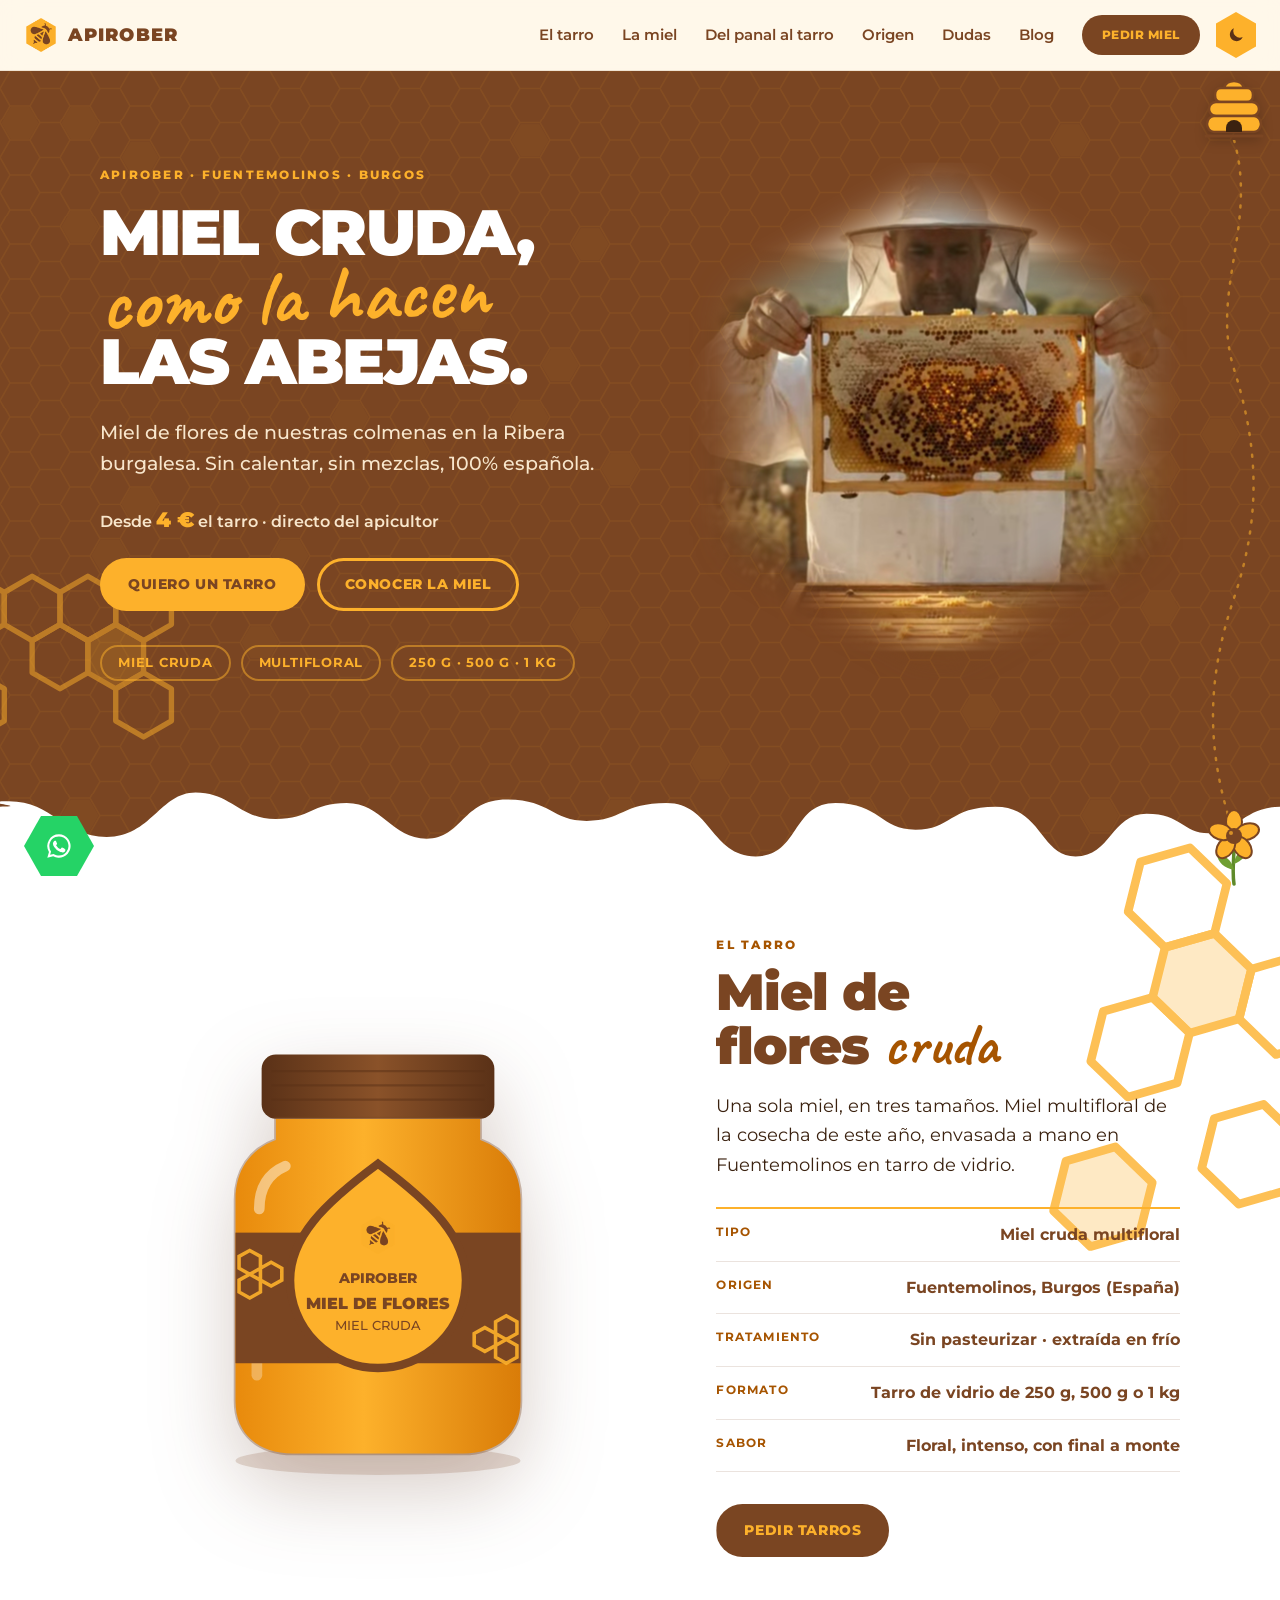
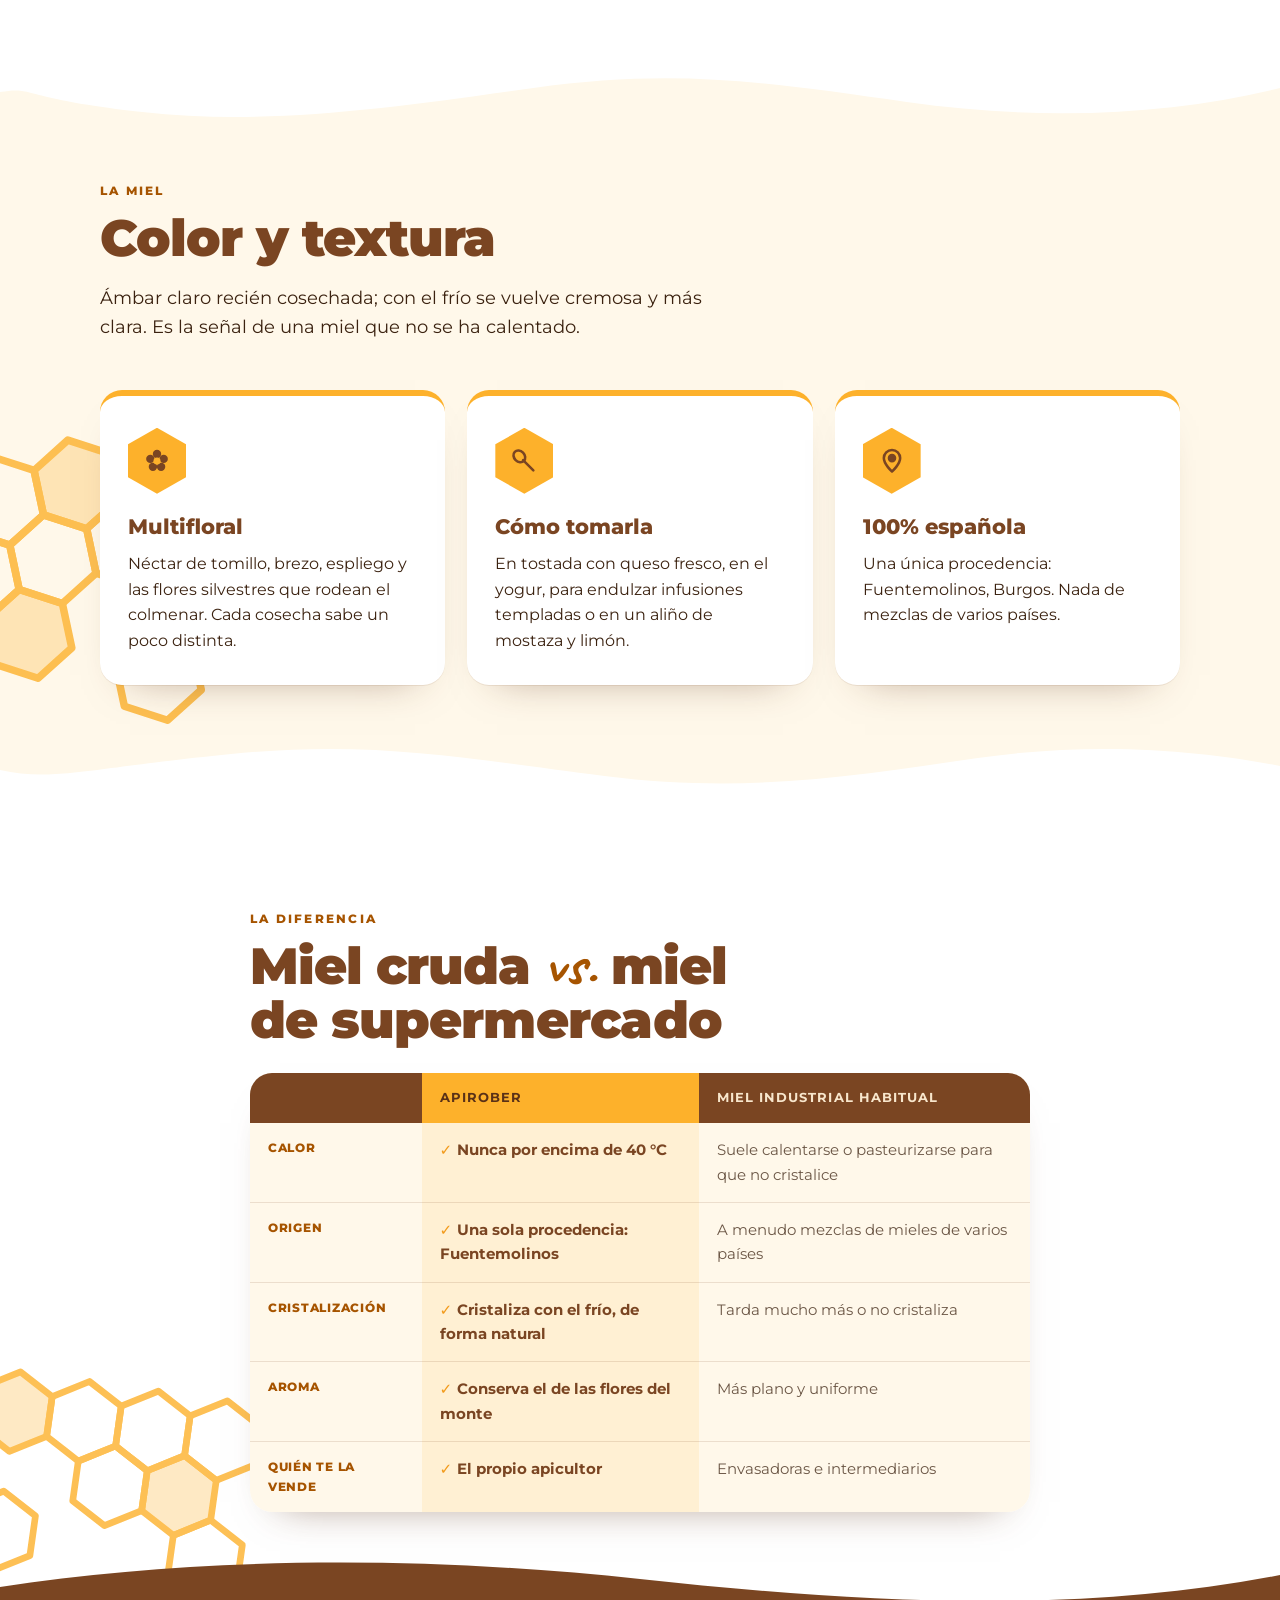
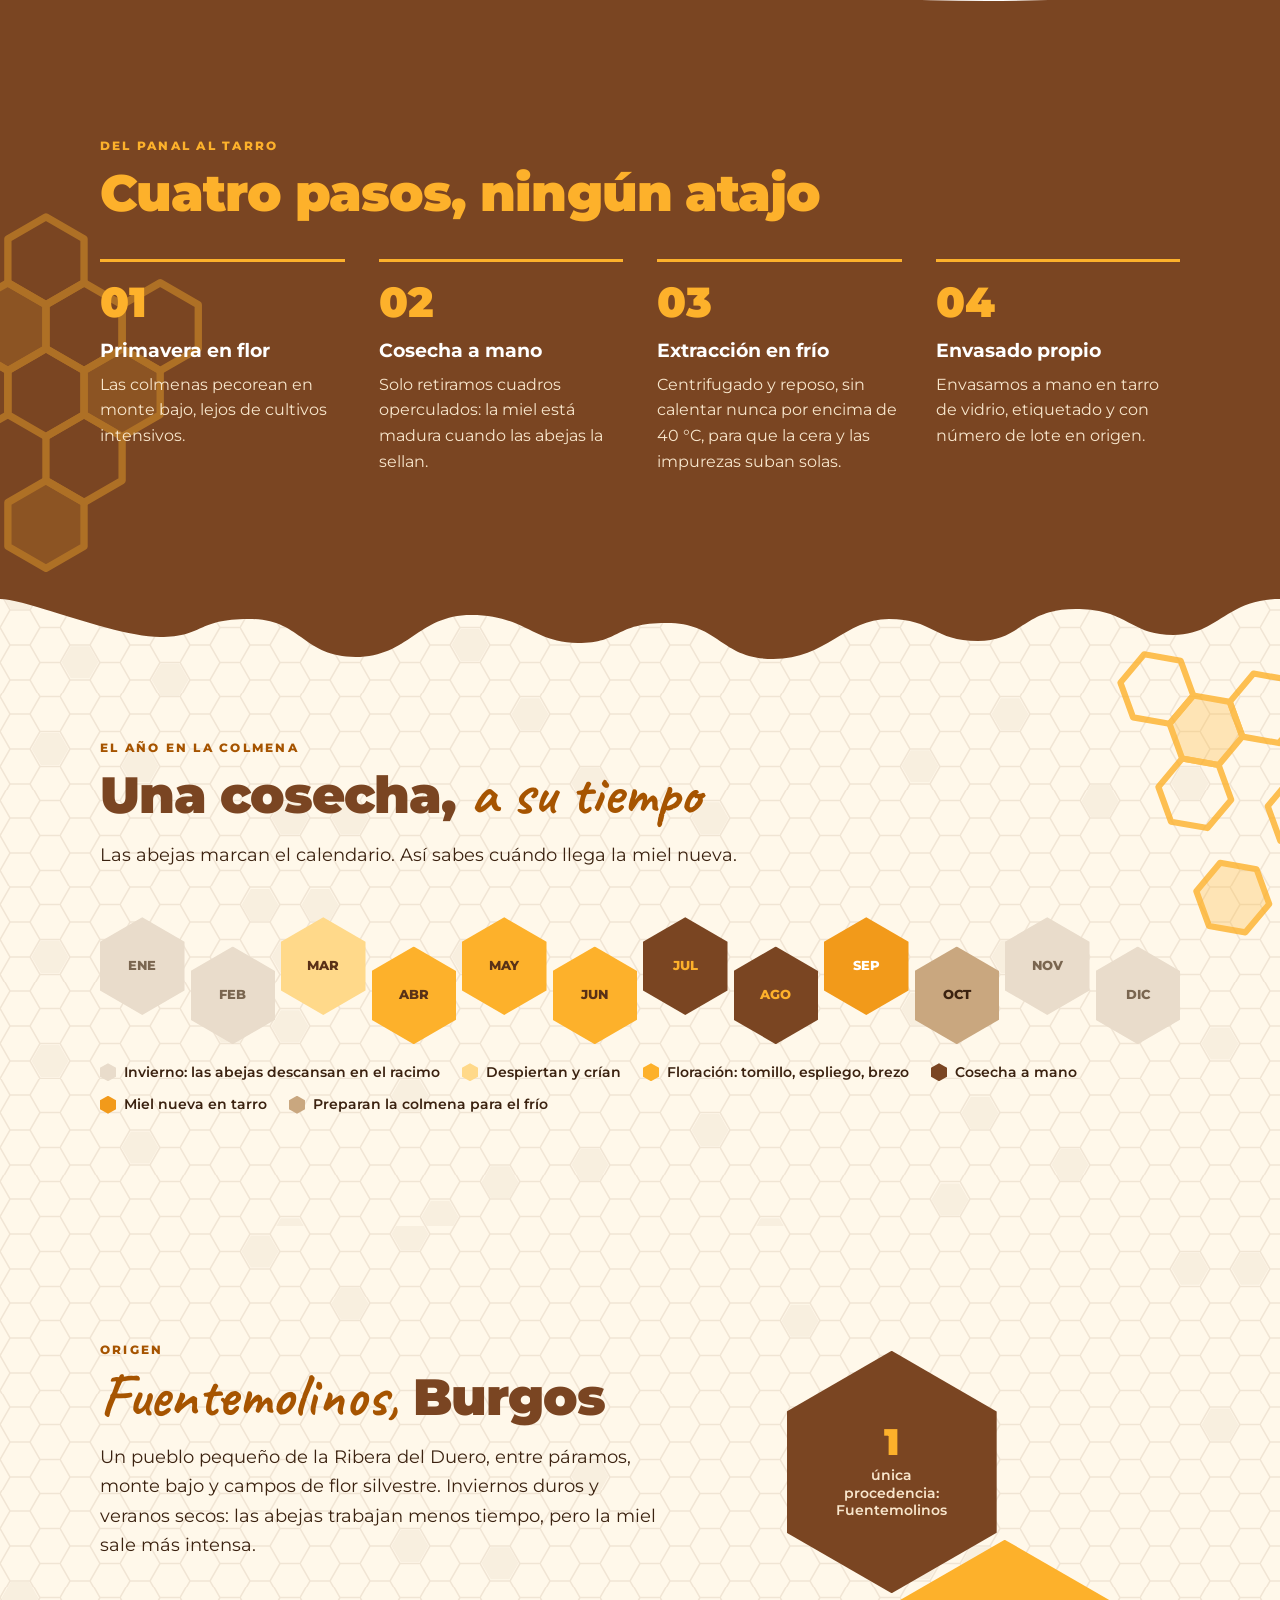
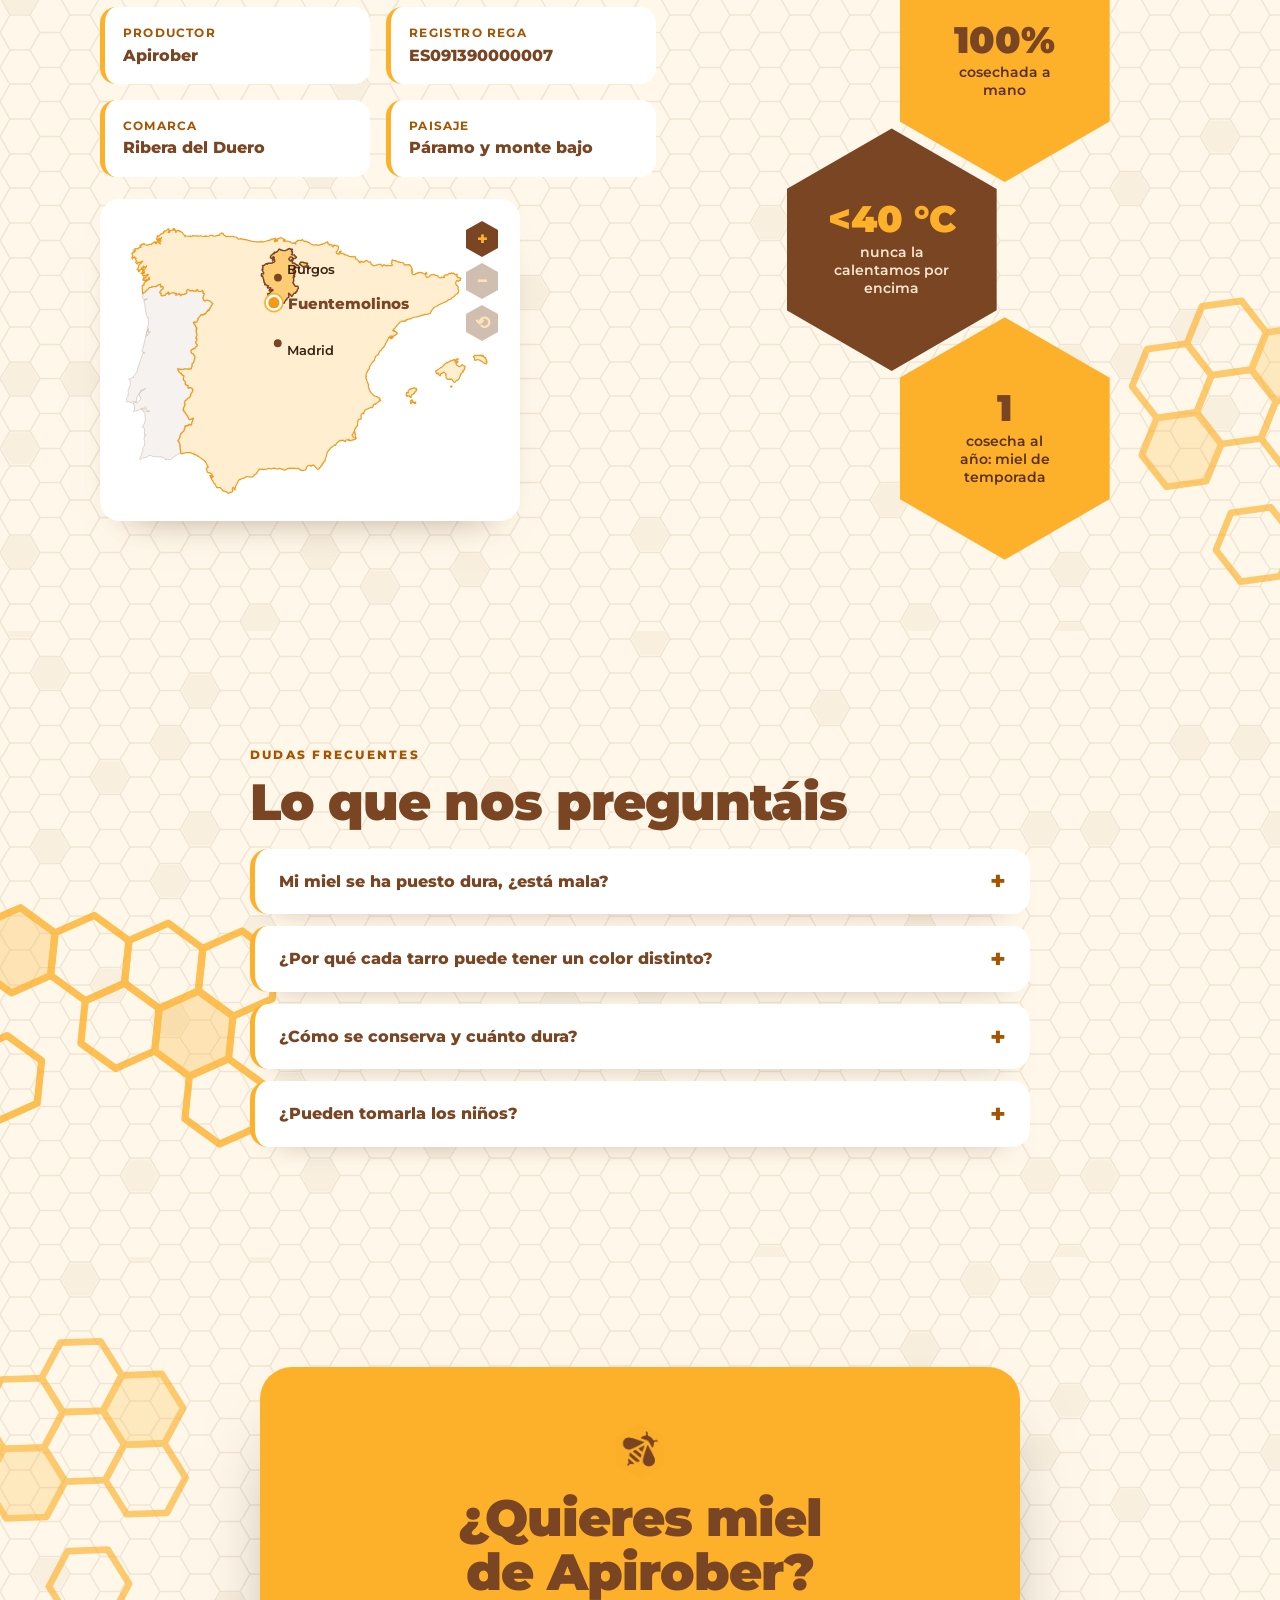
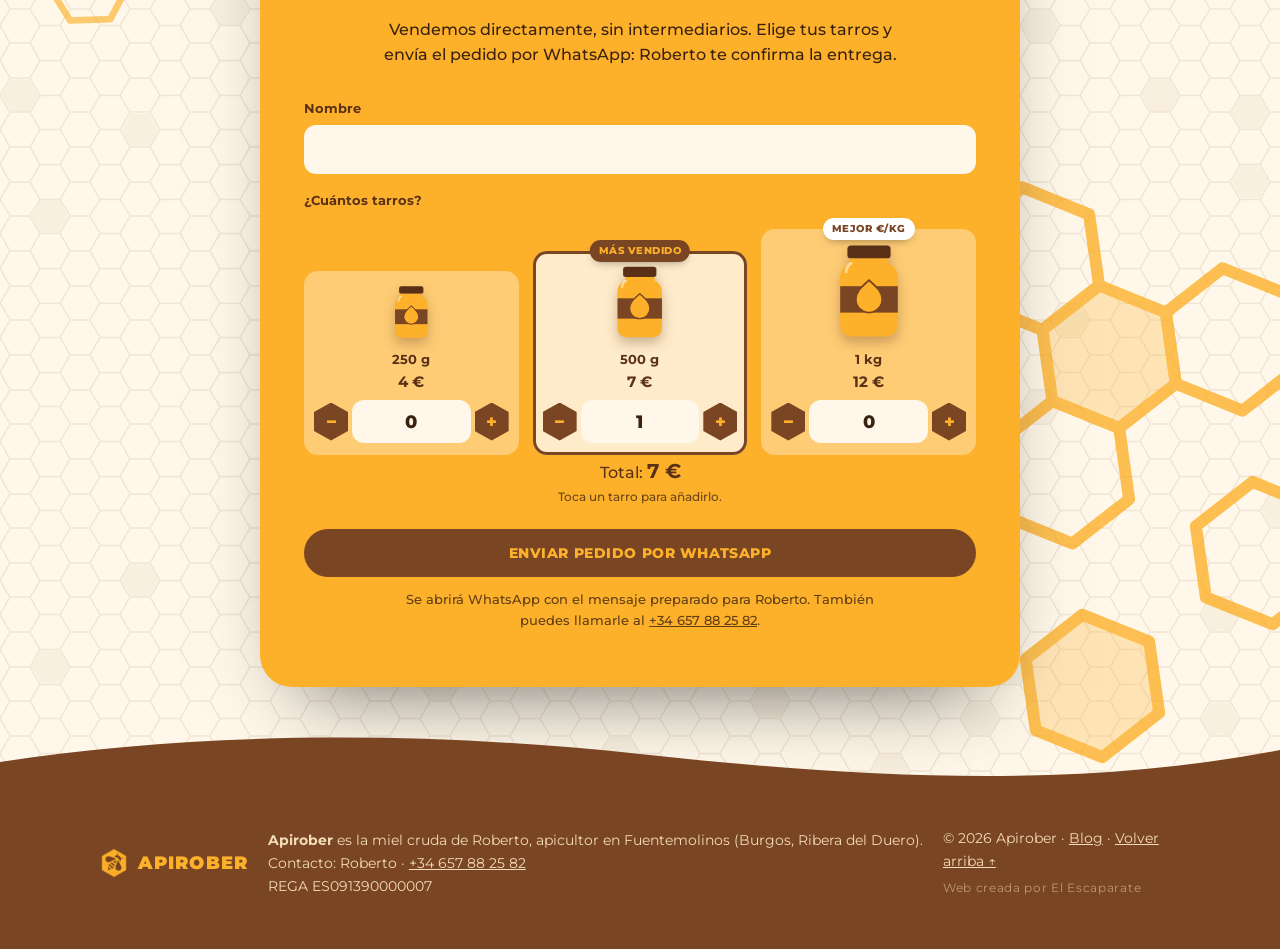
<file: index.html>
<!doctype html>
<html lang="es">
<head>
<meta charset="utf-8">
<meta name="viewport" content="width=device-width, initial-scale=1">
<title>Apirober · Miel cruda de flores de Fuentemolinos, Burgos</title>
<meta name="description" content="Miel cruda de flores 100% española, recolectada y envasada por Apirober en Fuentemolinos (Burgos). Sin pasteurizar, sin mezclas. Tarros de 250 g, 500 g y 1 kg.">
<link rel="canonical" href="https://apirober.es/">
<link rel="icon" href="/favicon.png?v=9" type="image/png" sizes="512x512">
<link rel="apple-touch-icon" href="/favicon.png?v=9">
<meta name="theme-color" content="#7a4522">
<meta property="og:type" content="website">
<meta property="og:site_name" content="Apirober">
<meta property="og:title" content="Apirober · Miel cruda de Burgos">
<meta property="og:description" content="Apirober: miel cruda de flores de Fuentemolinos (Burgos), sin calentar ni mezclas. Tarros de 250 g a 4 €, 500 g a 7 € y 1 kg a 12 €.">
<meta property="og:url" content="https://apirober.es/">
<meta property="og:locale" content="es_ES">
<meta property="og:image" content="https://apirober.es/assets/og.png?v=3">
<meta property="og:image:width" content="1200">
<meta property="og:image:height" content="630">
<meta property="og:image:alt" content="Apirober, miel cruda de Burgos: tarros de 250 g a 4 €, 500 g a 7 € y 1 kg a 12 €">
<meta name="twitter:card" content="summary_large_image">
<meta name="color-scheme" content="light dark">
<script>(function(){try{var tema=localStorage.getItem("tema");if(tema)document.documentElement.dataset.theme=tema}catch(e){}})()</script>
<link rel="preconnect" href="https://fonts.googleapis.com">
<link rel="preconnect" href="https://fonts.gstatic.com" crossorigin>
<link href="https://fonts.googleapis.com/css2?family=Caveat:wght@700&family=Montserrat:wght@400;500;600;700;800;900&display=swap" rel="stylesheet">
<link rel="stylesheet" href="/assets/style.css">
<script type="application/ld+json">
{"@context":"https://schema.org","@graph":[
{"@type":"WebSite","@id":"https://apirober.es/#web","name":"Apirober","alternateName":["ApiRober","Api Rober","Miel Apirober"],"url":"https://apirober.es/","inLanguage":"es","publisher":{"@id":"https://apirober.es/#org"}},
{"@type":["Organization","LocalBusiness"],"@id":"https://apirober.es/#org","name":"Apirober","alternateName":["ApiRober","Api Rober","Miel Apirober"],"description":"Apirober es una marca de miel cruda de flores de Roberto, apicultor de Fuentemolinos (Burgos, Ribera del Duero). Vende tarros de 250 g, 500 g y 1 kg por WhatsApp.","founder":{"@type":"Person","name":"Roberto","jobTitle":"Apicultor"},"areaServed":"ES","priceRange":"4 € - 12 €","image":"https://apirober.es/assets/og.png?v=3","url":"https://apirober.es/","logo":"https://apirober.es/favicon.png","telephone":"+34657882582",
 "contactPoint":{"@type":"ContactPoint","name":"Roberto","telephone":"+34657882582","contactType":"sales","areaServed":"ES","availableLanguage":"es"},
 "address":{"@type":"PostalAddress","addressLocality":"Fuentemolinos","addressRegion":"Burgos","addressCountry":"ES"}},
{"@type":"Product","@id":"https://apirober.es/#miel","name":"Miel de flores cruda Apirober","image":"https://apirober.es/assets/og.png?v=3","brand":{"@type":"Brand","name":"Apirober"},
 "description":"Miel cruda de flores 100% española, de Fuentemolinos (Burgos). Sin pasteurizar. Tarros de 250 g, 500 g y 1 kg.",
 "category":"Alimentación > Miel","countryOfOrigin":"ES","manufacturer":{"@id":"https://apirober.es/#org"},
 "offers":{"@type":"AggregateOffer","priceCurrency":"EUR","lowPrice":"4.00","highPrice":"12.00","offerCount":"3","availability":"https://schema.org/InStock",
  "offers":[{"@type":"Offer","name":"Tarro de 250 g","sku":"APR-250","price":"4.00","priceCurrency":"EUR","availability":"https://schema.org/InStock","itemCondition":"https://schema.org/NewCondition","url":"https://apirober.es/#pedidos","seller":{"@id":"https://apirober.es/#org"}},{"@type":"Offer","name":"Tarro de 500 g","sku":"APR-500","price":"7.00","priceCurrency":"EUR","availability":"https://schema.org/InStock","itemCondition":"https://schema.org/NewCondition","url":"https://apirober.es/#pedidos","seller":{"@id":"https://apirober.es/#org"}},{"@type":"Offer","name":"Tarro de 1 kg","sku":"APR-1000","price":"12.00","priceCurrency":"EUR","availability":"https://schema.org/InStock","itemCondition":"https://schema.org/NewCondition","url":"https://apirober.es/#pedidos","seller":{"@id":"https://apirober.es/#org"}}]}}
,
{"@type":"FAQPage","mainEntity":[{"@type":"Question","name":"Mi miel se ha puesto dura, ¿está mala?","acceptedAnswer":{"@type":"Answer","text":"Al contrario: es señal de que es cruda. La miel sin calentar cristaliza de forma natural con el frío. Si la quieres líquida, pon el tarro al baño maría templado (sin pasar de 40 °C) y remueve."}},{"@type":"Question","name":"¿Por qué cada tarro puede tener un color distinto?","acceptedAnswer":{"@type":"Answer","text":"Depende de las flores de cada temporada. Es una miel natural, sin mezclar para igualarla."}},{"@type":"Question","name":"¿Cómo se conserva y cuánto dura?","acceptedAnswer":{"@type":"Answer","text":"En un sitio seco, a temperatura ambiente y con el tarro bien cerrado. No necesita nevera. La fecha de consumo preferente va indicada en cada lote."}},{"@type":"Question","name":"¿Pueden tomarla los niños?","acceptedAnswer":{"@type":"Answer","text":"Sí a partir del año. Como cualquier miel, no se recomienda a bebés menores de 12 meses."}}]}
]}
</script>
</head>
<body>
<a class="skip" href="#main">Saltar al contenido</a>

<header class="nav" id="top">
  <a class="brand" href="#top" aria-label="Apirober, inicio">
    <img src="/assets/abeja.png?v=2" alt="" width="34" height="34"> APIROBER
  </a>
  <nav aria-label="Principal">
    <button class="nav-toggle" aria-expanded="false" aria-controls="menu">Menú</button>
    <ul id="menu">
      <li><a href="#tarro">El tarro</a></li>
      <li><a href="#miel">La miel</a></li>
      <li><a href="#proceso">Del panal al tarro</a></li>
      <li><a href="#origen">Origen</a></li>
      <li><a href="#dudas">Dudas</a></li>
      <li><a href="/blog">Blog</a></li>
      <li><a class="btn btn-sm" href="#pedidos">Pedir miel</a></li>
    </ul>
    <button class="theme-toggle" type="button" aria-label="Cambiar a modo oscuro"><svg class="i-moon" viewBox="0 0 24 24" aria-hidden="true"><path d="M20 14.5A8 8 0 0 1 9.5 4a8 8 0 1 0 10.5 10.5z" fill="currentColor"/></svg><svg class="i-sun" viewBox="0 0 24 24" aria-hidden="true"><circle cx="12" cy="12" r="4.5" fill="currentColor"/><path d="M12 2v2.5M12 19.5V22M2 12h2.5M19.5 12H22M4.9 4.9l1.8 1.8M17.3 17.3l1.8 1.8M4.9 19.1l1.8-1.8M17.3 6.7l1.8-1.8" stroke="currentColor" stroke-width="2" stroke-linecap="round"/></svg></button>
  </nav>
</header>

<main id="main">
  <!-- HERO -->
  <section class="hero">
    <svg class="combs combs-l" aria-hidden="true" viewBox="-4 16 224 158"><use href="#comb4" x="-4" y="16"/></svg>
    <div class="wrap hero-in">
      <div class="hero-copy reveal">
        <p class="eyebrow">Apirober · Fuentemolinos · Burgos</p>
        <h1>Miel cruda,<br><span class="nw hand">como la hacen</span><br>las abejas.</h1>
        <p class="hero-lead">Miel de flores de nuestras colmenas en la Ribera burgalesa. Sin calentar, sin mezclas, 100% española.</p>
        <p class="from">Desde <b>4 €</b> el tarro · directo del apicultor</p>
        <div class="ctas">
          <a class="btn btn-amber" href="#pedidos">Quiero un tarro</a>
          <a class="btn btn-ghost-light" href="#miel">Conocer la miel</a>
        </div>
        <ul class="hero-tags">
          <li>Miel cruda</li><li>Multifloral</li><li>250 g · 500 g · 1 kg</li>
        </ul>
      </div>
      <div class="hero-art reveal">
        <button class="replay" type="button" aria-label="Repetir animación" title="Repetir animación"><svg viewBox="0 0 24 24" width="20" height="20" aria-hidden="true"><path d="M4 12a8 8 0 1 0 2.4-5.7M4 4v4h4" fill="none" stroke="currentColor" stroke-width="2.4" stroke-linecap="round" stroke-linejoin="round"/></svg></button>
        <svg class="art-combs" viewBox="22 16 172 203"><use href="#comb3" x="22" y="16"/></svg>
        <div class="vbox"><video class="intro-vid" muted playsinline preload="auto" poster="/assets/intro-end.jpg" aria-hidden="true">
          <source src="/assets/intro.webm" type="video/webm"><source src="/assets/intro.mp4" type="video/mp4">
        </video><img class="gota-hd" src="/assets/gota-hd.webp" alt="" width="476" height="1042"></div>
        <svg class="trail" viewBox="0 0 300 200"><path d="M10 180 C80 120 60 40 150 60 S260 20 290 10" fill="none" stroke="#fdb12b" stroke-width="3" stroke-dasharray="2 10" stroke-linecap="round"/></svg>
        <img class="flying-bee" src="/assets/abeja.png?v=2" alt="" width="70" height="70">
      </div>
    </div>
    <svg class="drip" viewBox="0 0 1440 90" preserveAspectRatio="none" aria-hidden="true"><path d="M0 0h1440v30c-40 0-50 30-80 30s-30-22-70-22-40 48-80 48-38-56-90-56-50 26-90 26-40-30-90-30-40 60-90 60-50-60-100-60-50 20-90 20-40-24-90-24-50 44-90 44-50-40-90-40-40 18-80 18-50-30-90-30-50 50-100 50-60-40-110-40S40 30 0 30z" fill="#7a4522"/></svg>
  </section>

  <!-- PRODUCTO -->
  <section id="tarro" class="section product" style="padding-top:150px">
    <svg class="combs deco d1" aria-hidden="true" viewBox="-4 16 146 248"><use href="#comb2" x="-4" y="16"/></svg>
    <div class="wrap split">
      <figure class="jar reveal" aria-hidden="true">
        <svg viewBox="0 0 320 400">
          <defs>
            <linearGradient id="honey" x1="0" x2="1"><stop offset="0" stop-color="#e88a0c"/><stop offset=".45" stop-color="#fdb12b"/><stop offset="1" stop-color="#d97c08"/></linearGradient>
            <clipPath id="jarFillClip"><rect class="jar-level" x="0" y="94" width="320" height="300"/></clipPath>
            <linearGradient id="lid" x1="0" x2="1"><stop offset="0" stop-color="#5a3117"/><stop offset=".5" stop-color="#8a5229"/><stop offset="1" stop-color="#5a3117"/></linearGradient>
          </defs>
          <ellipse cx="160" cy="382" rx="120" ry="12" fill="#7a4522" opacity=".18"/>
          <rect x="62" y="40" width="196" height="54" rx="12" fill="url(#lid)"/>
          <path d="M70 54h180M70 66h180M70 78h180" stroke="#5a3117" stroke-width="2" opacity=".5"/>
          <path d="M74 94h172v18c22 8 34 26 34 50v170c0 28-20 44-48 44H88c-28 0-48-16-48-44V162c0-24 12-42 34-50z" fill="rgba(253,177,43,.16)" stroke="rgba(122,69,34,.35)" stroke-width="3"/>
          <path clip-path="url(#jarFillClip)" d="M74 94h172v18c22 8 34 26 34 50v170c0 28-20 44-48 44H88c-28 0-48-16-48-44V162c0-24 12-42 34-50z" fill="url(#honey)"/>
          <path d="M60 170c0-18 8-30 22-36" stroke="#fff" stroke-width="9" stroke-linecap="round" opacity=".45" fill="none"/>
          <path d="M58 200v110" stroke="#fff" stroke-width="9" stroke-linecap="round" opacity=".3"/>
          <rect x="40" y="190" width="240" height="110" fill="#7a4522"/>
          <g fill="none" stroke="#fdb12b" stroke-width="3" opacity=".9"><path d="M52 205l9 5v10l-9 5-9-5v-10zM70 215l9 5v10l-9 5-9-5v-10zM52 225l9 5v10l-9 5-9-5v-10zM268 260l9 5v10l-9 5-9-5v-10zM250 270l9 5v10l-9 5-9-5v-10zM268 280l9 5v10l-9 5-9-5v-10z"/></g>
          <path d="M160 132c-46 34-74 62-74 98a74 74 0 0 0 148 0c0-36-28-64-74-98z" fill="#fdb12b" stroke="#7a4522" stroke-width="7"/>
          <image href="/assets/abeja.png?v=2" x="144" y="176" width="32" height="32"/>
          <text x="160" y="232" text-anchor="middle" font-family="Montserrat" font-weight="800" font-size="12" fill="#7a4522">APIROBER</text>
          <text x="160" y="254" text-anchor="middle" font-family="Montserrat" font-weight="900" font-size="13.5" fill="#7a4522">MIEL DE FLORES</text>
          <text x="160" y="272" text-anchor="middle" font-family="Montserrat" font-weight="500" font-size="11" fill="#7a4522">MIEL CRUDA</text>
        </svg>
      </figure>
      <div class="reveal">
        <p class="eyebrow">El tarro</p>
        <h2>Miel de flores <span class="hand">cruda</span></h2>
        <p class="lead">Una sola miel, en tres tamaños. Miel multifloral de la cosecha de este año, envasada a mano en Fuentemolinos en tarro de vidrio.</p>
        <ul class="spec">
          <li><span>Tipo</span><b>Miel cruda multifloral</b></li>
          <li><span>Origen</span><b>Fuentemolinos, Burgos (España)</b></li>
          <li><span>Tratamiento</span><b>Sin pasteurizar · extraída en frío</b></li>
          <li><span>Formato</span><b>Tarro de vidrio de 250 g, 500 g o 1 kg</b></li>
          <li><span>Sabor</span><b>Floral, intenso, con final a monte</b></li>
        </ul>
        <a class="btn" href="#pedidos">Pedir tarros</a>
      </div>
    </div>
  </section>

  <!-- MIEL -->
  <section id="miel" class="section">
    <svg class="combs deco d2" aria-hidden="true" viewBox="22 16 172 203"><use href="#comb3" x="22" y="16"/></svg>
    <div class="wrap">
      <p class="eyebrow">La miel</p>
      <h2>Color y textura</h2>
      <p class="lead">Ámbar claro recién cosechada; con el frío se vuelve cremosa y más clara. Es la señal de una miel que no se ha calentado.</p>
      <ul class="cards">
        <li class="card reveal">
          <span class="hex" aria-hidden="true"><svg viewBox="0 0 24 24"><g fill="currentColor"><circle cx="12" cy="6" r="3.6"/><circle cx="17.7" cy="10.2" r="3.6"/><circle cx="15.5" cy="17" r="3.6"/><circle cx="8.5" cy="17" r="3.6"/><circle cx="6.3" cy="10.2" r="3.6"/></g><circle cx="12" cy="12" r="3" fill="#fdb12b"/></svg></span>
          <h3>Multifloral</h3>
          <p>Néctar de tomillo, brezo, espliego y las flores silvestres que rodean el colmenar. Cada cosecha sabe un poco distinta.</p>
        </li>
        <li class="card reveal">
          <span class="hex" aria-hidden="true"><svg viewBox="0 0 24 24" fill="none" stroke="currentColor" stroke-width="2.2" stroke-linecap="round" stroke-linejoin="round"><ellipse cx="8" cy="8" rx="4.5" ry="5.5" transform="rotate(-45 8 8)"/><path d="M11.2 11.2 20 20"/></svg></span>
          <h3>Cómo tomarla</h3>
          <p>En tostada con queso fresco, en el yogur, para endulzar infusiones templadas o en un aliño de mostaza y limón.</p>
        </li>
        <li class="card reveal">
          <span class="hex" aria-hidden="true"><svg viewBox="0 0 24 24" fill="none" stroke="currentColor" stroke-width="2.2" stroke-linecap="round" stroke-linejoin="round"><path d="M12 21s-7-6.2-7-11.5a7 7 0 0 1 14 0C19 14.8 12 21 12 21z"/><circle cx="12" cy="9.5" r="2.6" fill="currentColor"/></svg></span>
          <h3>100% española</h3>
          <p>Una única procedencia: Fuentemolinos, Burgos. Nada de mezclas de varios países.</p>
        </li>
      </ul>
    </div>
  </section>

  <!-- COMPARATIVA -->
  <section class="section compare" id="comparativa">
    <svg class="combs deco d3" aria-hidden="true" viewBox="-4 16 224 158"><use href="#comb4" x="-4" y="16"/></svg>
    <div class="wrap narrow">
      <p class="eyebrow">La diferencia</p>
      <h2>Miel cruda <span class="hand">vs.</span> miel de supermercado</h2>
      <div class="cmp-wrap reveal">
        <table class="cmp">
          <thead><tr><th scope="col"><span class="sr">Aspecto</span></th><th scope="col">Apirober</th><th scope="col">Miel industrial habitual</th></tr></thead>
          <tbody>
            <tr><th scope="row">Calor</th><td>Nunca por encima de 40 °C</td><td>Suele calentarse o pasteurizarse para que no cristalice</td></tr>
            <tr><th scope="row">Origen</th><td>Una sola procedencia: Fuentemolinos</td><td>A menudo mezclas de mieles de varios países</td></tr>
            <tr><th scope="row">Cristalización</th><td>Cristaliza con el frío, de forma natural</td><td>Tarda mucho más o no cristaliza</td></tr>
            <tr><th scope="row">Aroma</th><td>Conserva el de las flores del monte</td><td>Más plano y uniforme</td></tr>
            <tr><th scope="row">Quién te la vende</th><td>El propio apicultor</td><td>Envasadoras e intermediarios</td></tr>
          </tbody>
        </table>
      </div>
    </div>
  </section>

  <!-- PROCESO -->
  <section id="proceso" class="section dark hex-edges">
    <svg class="combs combs-r" aria-hidden="true" viewBox="-4 16 198 248"><use href="#comb5" x="-4" y="16"/></svg>
    <div class="wrap">
      <p class="eyebrow">Del panal al tarro</p>
      <h2>Cuatro pasos, ningún atajo</h2>
      <ol class="steps">
        <li class="reveal"><span>01</span><h3>Primavera en flor</h3><p>Las colmenas pecorean en monte bajo, lejos de cultivos intensivos.</p></li>
        <li class="reveal"><span>02</span><h3>Cosecha a mano</h3><p>Solo retiramos cuadros operculados: la miel está madura cuando las abejas la sellan.</p></li>
        <li class="reveal"><span>03</span><h3>Extracción en frío</h3><p>Centrifugado y reposo, sin calentar nunca por encima de 40 °C, para que la cera y las impurezas suban solas.</p></li>
        <li class="reveal"><span>04</span><h3>Envasado propio</h3><p>Envasamos a mano en tarro de vidrio, etiquetado y con número de lote en origen.</p></li>
      </ol>
    </div>
  </section>

  <!-- CALENDARIO -->
  <section class="section calendar" id="calendario">
    <svg class="combs deco d4" aria-hidden="true" viewBox="-4 16 146 248"><use href="#comb2" x="-4" y="16"/></svg>
    <div class="wrap">
      <p class="eyebrow">El año en la colmena</p>
      <h2>Una cosecha, <span class="hand">a su tiempo</span></h2>
      <p class="lead">Las abejas marcan el calendario. Así sabes cuándo llega la miel nueva.</p>
      <ol class="months reveal"><li class="m-rest"><span>Ene</span></li><li class="m-rest"><span>Feb</span></li><li class="m-wake"><span>Mar</span></li><li class="m-flor"><span>Abr</span></li><li class="m-flor"><span>May</span></li><li class="m-flor"><span>Jun</span></li><li class="m-cos"><span>Jul</span></li><li class="m-cos"><span>Ago</span></li><li class="m-new"><span>Sep</span></li><li class="m-prep"><span>Oct</span></li><li class="m-rest"><span>Nov</span></li><li class="m-rest"><span>Dic</span></li></ol>
      <ul class="legend">
        <li class="m-rest">Invierno: las abejas descansan en el racimo</li>
        <li class="m-wake">Despiertan y crían</li>
        <li class="m-flor">Floración: tomillo, espliego, brezo</li>
        <li class="m-cos">Cosecha a mano</li>
        <li class="m-new">Miel nueva en tarro</li>
        <li class="m-prep">Preparan la colmena para el frío</li>
      </ul>
    </div>
  </section>

  <!-- ORIGEN -->
  <section id="origen" class="section">
    <svg class="combs deco d5" aria-hidden="true" viewBox="22 16 172 203"><use href="#comb3" x="22" y="16"/></svg>
    <div class="wrap split">
      <div class="reveal">
        <p class="eyebrow">Origen</p>
        <h2><span class="hand">Fuentemolinos,</span> Burgos</h2>
        <p class="lead">Un pueblo pequeño de la Ribera del Duero, entre páramos, monte bajo y campos de flor silvestre. Inviernos duros y veranos secos: las abejas trabajan menos tiempo, pero la miel sale más intensa.</p>
        <dl class="facts">
          <div><dt>Productor</dt><dd>Apirober</dd></div>
          <div><dt>Registro REGA</dt><dd>ES091390000007</dd></div>
          <div><dt>Comarca</dt><dd>Ribera del Duero</dd></div>
          <div><dt>Paisaje</dt><dd>Páramo y monte bajo</dd></div>
        </dl>
        <figure class="mini-map" data-fm="163.16 91.49">
          <svg viewBox="0 0 400 300" role="img" aria-label="Mapa de España con la provincia de Burgos marcada; al hacer zoom se ve la comarca de la Ribera del Duero, donde está Fuentemolinos">
            <path class="nb" d="M76.5 188.2l-1.2 .3-3.2 2.8-.6 2.8 .6 1.4-2.4 5.9 5.1 6.1 1.7 3.4 2.1-.9 2.1 .1-2.1 6.1-2.6-.6-1 1.5-3 .7-.9 4.3-3.7 4.2-.7 3.3-1.5 2.4 1.6 3.2 1.6 10.8-1-.5-1.8 .3-8.2 6-4.5-.6 .4 1-1.6-1.8-3.8-1.7-3.1 .3-1.9-.7-2 .6-3.7-1.5-1.7 .2-1.2 1.3-5.1 1.2-1.8 1.4-1.4-.5 2.3-5.2-.3-1 1.1-1.1 .4-1.6-.4-1.1 1.8-3.8 .5-4.1-.8-2.3 .7-3.3 1.1-.3 .2-.9-1.5 .3 .1-6.2-.4-.9-2-.9 2.1-3.8 1.1-4.3-.6-6-2.2-3.2-1.7-1.1 1-.2 2.9 2.1 3.7 .7 1.4-.4-3.5-1.2-.4-1.2 .4-1.2-1-1.5-1 1.3 .8 .8-.2 .8-3.1-1.1-1.3 .3-1 1.6-1.5 .6-4.9 .8 1.1-1.9 .2-2.7-1.8-4 2.8-.5 1 .7-.1-.7 1.6-.5 2.9-2.8-.5-2.6-.6 0-.7-2.2 1.8-3.6 3.1-1.1 1.6-1.7-1.9 1.4-2.6 .6-4.4 7.3-.3 4-4.6 .6-1 .9-2.2-1.1-1.8 0-.5-.2-.2-3.5 1.2-1.4 .8-2.8-.3-3.5 2.2-5.8 0-4.1-1.5-2.1 1.5 .3 2.4-1.8 1.2 .4-.3-1.2 3.7-4.8 .5-3.5 5.4-15.5 .4-.5 1.8 .8-.8-1-2.2-.6-.3-1.3 1.2-2.6 3-12.7 .2 .8 .9-1.2 .5 .2-.1-.9 .9 .1 .5-.9-.6-1 1.6-.4 .9-.7-2 .6-.8-.6 .6-3.1-2.6 6.7 2.6-11.9-.3-4.8 .5-.7-1-.2-1.4-3.2-2.5-14.7 3.6-1.7-3.6 .9-1.3-1.4 .3-4.3 2.8-2.5 .3-1.3 2.2-1.1 1.1-1.7 7.5-1.8 3.3-1.8 .5 2.9 1.8-.1 1.1 1.1-3.3 4.1-.3 1.3 1.4 1.2-.1 1.4 2.3 .1 1.2-.3 1.5-1.6 1.3-.1 1-1.7 .3 2 4.6-1.5 3.1 .9-.4 1.1 .4 .6 1.6-.2 .8-1.2 1.3 .5 .7 1.6 1.3-1.3 4.7-1.3 .5-.7-.1-2.2 1.1-.8 2.9 1.5 1.6-.8 1.2 .8 2.4 0 .8-1.4 2.6 1.8 2.8-.3 .4-.8 1 .7-.1 2.1 1.4 .5-1.5 4.5 1 2.8 1 .2 1.1-.8 2.6 .4 2.5 1.3 1.7 2-1.9 2.5-1.1 3-1.6 .5 0 .7-3.1 2.8-1.8 .9-2.2 .1-2.9 3.8-.3 1.7-1 1.6-2.7 .3-1 1.4 3.4 5.5-.6 .6 0 2.8 .6 3.9-.9 2.2 1 2.4-1.2 2.5 .1 1.1 1.6 1.9-2.1 2.1-.2 1.1-3.6 1.3-.8 1.6 .8 2.2 1.6 .5 2 3.3-1.2 3.1-.1 2-1.9 2.1-.6 3.7-4.3 .7-10-.2 1.1 3 3.1 3.5 2.3 1.3-.3 4 2 2.5-.4 1.3 .6 1.3 2 .8 .3 2.3 3.1-.1 1.5 1.5 .3 1.8-2.5 3.8 .3 1.7z"/>
            <path class="land" d="M177.7 260.8l-.9 0-.3 .4-.3 .5-1.3 .4-1.4 .3-1-.6-.7-.5-1 .2-.9-.8-1.1 0-.6-.1-.3 .5-1.6 .1-1.2-.4-1.5-.5-2 .4-1.3 .6-1.1-.5-1.1-.1-.5-.1-.6 0-.7 .7-3.3 .4-2.1 0-2.3-.3-1 .8-1.1 1.8-.9 1.7-.8 .7-1.3 .3-1.1 1.8-.2 .4-2.5 .7-4.4-.7-2.9 1.7-2 .3-1.9 1.2-.6 0-.8 1-.4 .4-.9 2.2-1.5 2.6-.8 2.9-.2 1.5-.4-1.2 .3-.3-.5-.6-1.2-.4-.4 .3-.3 .5 0 1.1 .5-.2 0 .5-.5-.1 .3 1.7-.9 .8-.8 0-3 1.4-1.1-1.5-1.2-.5-.5 .3-1.9-1-.3 .3-1.3-1.7-1.9-2-3.2 .1-.5-.8-.7-1.4-.9-1.7-.8-.1-.5-1.2-.5-1.3-.8-.7-.9-1.9-1.6-3.2 .7 .2 .6 2.1 .8 .1 1.2-1.4 .2-.5-.7-.3-.3 .7-.6 .2-.6-.6 0-.3 .6 0 .3-1.4-.5-.5-.7 .1-.9-1.2-1-.3-.5 .3-1-.6-.7-1.9-.6-1.8 1.3-.8 .8-1-.8-.5-1.3-3.3-1.7-2.3-5.9-4.3-5-2.9 .7 1-1.6-1.1-2.7-1.1-.3 0-4.5 .1-2.7 .7-1 .5-1-.4-.7-2.3 .3-.9-.5-1.1 .1-2.6-.3-.8-.3-.1 .4-.5-.6-2.4-.7-1.2-.4 0-.4-1 .5-.2-.3-.4 .4-.3 0-.2 1.2-2.1 .5-2 .4-1.8 3.3-3.1 .3-.8 .2-1.1 .7-.9 .2-1.1-.4-.8 .4-.5 .6 .2 .6-.6 .7 .4 1.5-.4-.3-.9 1-.4 1.3 1 1.1-.3 .3-2.5 .9-2-.3-.3 1-1.7-.1-.4-1 .6-.2-.3-1.3 1-.4-.1-1.1 .5-.3-.2-1.6-3.6-3.5-5-.7-.5 .4-1.2-.5-.1 .2-1.4 1.3-2.7 .1-.4 .4-.6-.7-.5 .3-3 1.5-.9 1.2-1.3 .9-1 .7 0 1.7-2.2-.5-1 .7-.6 2-3.4-.4-.7 .2-.4-.6-1.2-1.3-.9-.6-.1-1.4 .6-1.1-.3 .4-2-1.1-.5-1.9-1-.1-1.6 .4-.8-2.1-2.2-.3-1.5 .8-2.5-1.5-1.1-.9-.1-.2-1.4-1 0-1.1-1.5-.9-.6-.9-2.6 2.9 .5 2.7 .2 2-.7 1.6 .2 1.2 .3 .5-.4 1.7 .2 1.3-.5 1-3.5-.3-1.3 1.9-1.7 .3-2.1 .5-.7 0-1.5 .5-1-1.4-2.5-.5-1-1.7-.3-.7-2.2 .4-1.4 1.4-.5 .3-.7 1.2 .2 1.1-.6 0-.9 2-1.3-.1-.8 .3-.3-.5-.5-1.2-2-.1-.5 .8-1.3 .6-.8-.2-.7 .1-.6-1.2-.6 .9-2 .5-1.3-.9-3.4 .2-1.2-.1-1.8 .6 0 0-.5-.2-.6-1.1-.9-.2-1.4-1.8-2.1-.2-.9 .5-.3 1.6 .3 1.2-.2 .9-1.4 .5-1-.4-1 1.9-2 1.4-2 1.6-.2 .2 .5 .2 0 1.4-1.3 .5 .4 .6-.4-.3-.3 .3-.3 .7-.2 .9-1.7 .8-.2 .3-.2-.5-.4 .1-.4 .6-.4 .4 .5 1-.2-.4-1 1-.7-.3-.5 1.2-1.3 .3-.5-.3-.4 .5-.3 1.4-1.9-3.1-3-3.6-.8-.3 .1-.1 .5-.9 .3-1.6-.9 .2-.7-.7-1.4 .8-2.4 .5-2.1-1.4-.3 .7-1.7-.9-1-.2-.3-.3 .7-2.7 .6-1.4-.4-.5-1.4-.9-.3-.5 1.6-.7 .1-2.6 0-.3-.9-.7-.1-.6 .7-1.9 0-.2-.7-.8-.4-.7-.3-1.2 .7 .1 2.1-.4 1.1-.9 .5-2.2 .8-1.1 .1-.2-.5-1.7 1.6 0-.9-.5-.2 0-.6-.2-.3-.8 .1-.2-.3-.6 .3 .2 .4-.4 .3-2.5 .4 .8-1.6-1.8-.1-1.4-.9-2.6 .8-1.1 .1 0 .5-.8 .7-.5-.5 .1-2.3-.5 0-.4 1.6-1.6 .2-.8 1.6-3.1 .7-1-.3-.1-2.2-.8 .2-.4-.9-.1-.5 1.5-2.4 1.8-1 .2-1.5-.4-.7-.4-.3-1.7 .7-.4-3.1-.8 .7-.8-.1-1.8 1.2-.2 .6-1-.1-.3 .4-2-.2-1.8 .1 0 .5-.9 .4-1.9 .1-.8 1-.5 1-1.8 .9-.1 .8-.6 .6-1.6 .9-1.1 1.1-.4-2.6 0-.6-.3-5 .9-.6 1 .1 .1-.8-.7-.3 .8-.5 .1-.8 .9-.6 .5-.9 .6 .1 1-1.1 .7-.2 .8-.9 .5 .2 .4-.4 0-1.2 0-.5-.1-.1-.5 0 0 .8-.7 .5 .1 .7-1.5 .4-.1-.4-1.1 1-.7 0-.1 .5-2-.7 .1-1.3 1 1.1 .1-1-.4-1.4 .9 .2 .2 .4 1.1-.6 .3-1.1 1.3-.9 1-1.2-.7 .5-.3-.6-1.8 1.3-.3 .4-1.2-.4-.6 .6-1.2-1.1 .3-.8-.3-.6-1.6-.3 .3-.5 .5 .1 .6-.2 .2-.7 .5 .1 .2 .9-.4 .8 1.3-.1 .1-.3-.2-1.2 .6-.2-.4 0 .1-1-.3 0-.1-1.6 .8-.2 1.4-2.2 .6-1.5-.8 1.4-.4-.2-.6 .6-.8-.4 .2-.4-.7-.9-.5 2.7-.7-.3 .3-.6-.7-.2-.1 .2-.8 .9 .4 .8-.8 0-.3 .5-.7 .1 0 1-.8 .7-.6 0 .3-1.2-.4-.6-1.2 0 .3-1 .3 0 .8-1.7 .3-2.1 .4-.1 .5-1 1-.3 .6-1 1.5-1.8-.2 .4-.6 0-.1 .7-.9-.2-.4 .8-.5-.4-.1 .5-.9-.3 .1-.5-1.5 .5 .5 .6-.7 .4-.2 .7-.9-.8-.9-1.4 1.2-.8-1.2-1.8 .6-1.1-.3-.1-.6-.1-.3-1.1-.5-.2 .2 1.1-.7 0-.2-.6-.1-.3-.4 .6-.6 .1-.3 1.5-.1-.9-.6-.5 .9-1.9 .1-.9-.4-.3-.4-1.2 .7-.2 .1-1.4 .4 .2 .7-.7 .5 0 .1 .5 1-1.3-.3-.7-.4 .8-.6-.2-.2-1 .4 .2 .5-.5 .2-.8 .1 .3 1.4-.4 .9 .4 .1 0 2-1.6 .3 .3 .3-.3 1 .1-.3-1.2-1-.5 .9-.7 1.4 0 0-.4-.1-.6 1.3 .2 .8-1 .7 1.1 2 .6 .4 .3 2.4-.9 1 0 1.5-.1 .8-1.1-.5-.2 1.3-.1 .7-.8 1.1 .2-.1-.5 .5 .7-.4 .2 .5 .8 1-.2 .2-1.2-.4 0 .1-.5 1.2-.3 .2 .6 .8 0 .6 1.3 1 .8 .1-.3-.3-1.5 .2-1.1 .9-.1-.3-.4-.3-.1-.5 .3-.6-.4-.6 .4-.5-.7-1-.2 1-.5 2 0 .9-.9 .5-1.2-1.2 1.1-1.4 .4 0-.6-.5 .9-.8 .2-.5-.3-.7 .4 .5-2.3 .7-.4-.7-.8 .2-.4 .4 .5 1.1-.1 .9-.6 1-1.6 .6 .3 1.9-1.4 0-.4 .6 .6 .4-.4-.5 0 .4-1.6 .6-.3 .9 .3 1.5-1 1.2-1.2 .4 .2 .5-.4 0 1.5 .5 .5-.1 .3-.6-.4 .2 .5-.5 .7 .5 .2-.9 .3 .5 .3 1-.2-.5-1.1 1 0 .1-.5 2.7-1.1 .1-.6 .9-.5-.1-.4 .7 .4-1 1.4 .5 .3 .2-.6 1-.3 .2 1.1 .6 .1-.1 .7-.1 .9 .5 0 .6-1.3 1.3-.9 .3 .5 1.2 0-.1 .6 2.5 1.1 .6 .1 .3 1 1.4 1.7 1.2 .7-.4 .8 .5 0 .2-.7 1.9 .5 2.7-.1 .8 .5 .1-.4 .9 0 1.2-.6 1.9 .4 1.4-.2 .7 .4 .9-.5 1.1 .5 1.8-.4 1.1 .2 3.8 .4 .1-.7 1.1 .6 2.2-.1 2.7-1.2 1.1 .6 .4-.2-.1 .4 1.9 .4 1.2-.3 .6-.2 .8-.5 1.7 .2 .8-.3-.3-.2 .7-.6 0-.5 .7 .1 .8-.6 0-.6 2 .9-.2 .6 .5 .5 .4 .6 1.3 .3 .4 .9 1.2 .2 .8-.6 .7 .4 4.8-.3 .7 .7 2 .1 1.2 .5-.1 .3 1.4 1.3 1.3-.2 1-.2 3.9 1 1.3-.1 7.5 2 2.1 .2 1.6 .1 2.2 0 1.3 0 1.2-.4 .1 .4 .3 0 1.2 .1 1.5-.2 2.4-.7 .9-.4 1.7-.3 .5-.4 .9 .2 1-1 .8-.1 .9-.1 1.8-.7 .7 .1 .4 .9-1 .4-.6 .8 .8 .2-.7 .7 .5 .5 1.1-.5-1.1 .3-.2-.3 1-.6-.3-.2 .6-.6 .1 .5 1.1-.3 .3 1-.2-.6-.2-.5-.7 .3 .2-.4-.8-.4 1.1 0 .7-.7 1.4-.5 1.6-.7 .5 .2 .7-.1 .3 .5 1.7 .9 1.2 .2 .1 .7-.3 .2-.7-.2-.8 .8 .8-.3 0 .9 .1 0 .3-1.1 .7 .8 1.1-.1 1.2 0 3.1 .8 .2 .6 1.6 .8 .9 .1 .6-.5 .8 .4 .9 .2 .3 .7 .3-.4-.8-1.2 .9-.4 .5-.4 .4-.6 .6 0 .1 0 0-.8 .6-.1 2.1 .2 1 .1 .6-.5 .9-.4 .4 1 .6 .3 .5 .4 1.1-.2 .4 0 .2 .5 .5 .2 1.3 0 .3 .6 1-.1 .4 .5 .9 .9 .7 .1 .7 .5 1.6 .7 1.8 .2 1-.3 .5-.3 1 .6 1.4 0 .3 .2 1.2-.7 2-.5 .5 .2 .7-.7 .8 .1 .9-.3 .7-.8 2.1-.9 .4 1-.3 .4 1.4 .8 .2 1.2 .9-.6 1.9 .2 0 1.2 .5 .7 .9 0 .4-.9-.2-.4 1.3-.2 .7 .5 1.7 .4 .3-.2 .8 .7 .2 .8-1 3.6-1.5 1.3 .6 1.3 2.3 .8 .2 .1 .2-2.2 .7-.8 1.3-.2-1 1.8 1.2 .8 .9-.4 2.3 1.1 .1 .6 .7-.6 .8 .8 2.1 .4 .9 1 2 .1 2.3 .3 1.6-.6 .5 .7 .1 .9-.1 .8 .9 .6 .5-.1 2 1.8 .1 .9 .6-.1 .4 .3-.2 .7 .5 .1 .7-.8 .4-.9 .8 .5 1.1 .5 .8-.4 .4 .3 2.2-1.7 2 1.4 1.6 .8 .5-.5 1.3 2.7 1 .2 .2 .7 1.2 .4 .8-.2 .1-.4 .9 .2 1.1-.7 .4 .2 1.5-.5 .4-.4 2.2 .7 1 1.5 1.7-1.8 2 1.3 1.2-.4 1 .3 .3-.4 3.5 .4 .4 0 .1-1.1-.2-.3-.2-.3 0-.4-.4 0 .6-1.8-.1-.8-.2-.4 .4-.6 .9-.2 .7 .4 1.2 .5 .5-.2 2.1 .9 1.4 .9 .8-.6 .6 .6 1.4 .1 1.9 .5 .6 .7 .1 .8 1 .7 1.5-.7 .7 .5 2.1-.4 .6 .2-.1 .6 1 .6 0 .6 .6 .4 .8 2.1-.4 .5 .5 .3-.9 1.3 1.1-.1 .4 1-1.3 1 .6 .2 .3 1.3 2.7 .2 .1-.8 .6 .2 .5-.6 1.6 0 .1-.9 1.1 .1 .6-.5 .1 .4 .9 .2 1.1-.1 2.8 1.5 .7-.3 1.3 3.2 .8 .6 .2-.4 1.7-.2 .8-.7 .3-1 1.1-.5 1 .3 .7-.3 .6-.4 2.4 1 2.3 .5 0 .6 .6 .5 .8 .8 1.1 .2 .4 0 .6-.8 3 .5-.5-1.3 .6-.9 1-.5 1-.2 .4 .5 .6-.2 .7-.8 1.4-.9 1.2 .4 .8-.9 .9 .5 1.6-.3 .1 .5 1.1 1.2 .4 0 .5-.4 1.5 .1-.2 .5-.4 .9 .4 .2-.3 .4 .5 .8 .6 .7 .8-.6 .6 .7 .3-.3 .5 .3 .8 .5-.9 1.3 .3 .4-.2 .5-.7 0-.6 .1-.4 .6-1-.4-.3-.7-.4 .3-1.1 1.8 .2 2 .5 1.1 .4-.2 .4 .4 1.1 1.4-.3 2.1 .3 1 .6 .4-.3 1.4-.5 1.3-.5 .1-.1 .5 0 .2-1.6 .7-1 .8-.7 1.2-1.9 1.1-.3 .2-1 1.3-1 .4-2.2 .7-1 1.2-1.3 .5-.7 .4-.9 .3-.8 .4-1.1 .5-.6 .3-1.1 .4-.3 .1-.3 .2-.6 .3-1.8 1.1-.5 .5-.7 .4-.8 .3-1.3 .5-.7 .4-.9 1.2-.3 .5-1 1.1-.9 1.9-.3 .9-1.8 .8-.8 .2-1.2 .2-1.5 0-5 1.6-.1 0-1.9 .6-.9 .2-.8 .2-1.3 .1-1.9 .5-1 .3-.5 .3-1.4 .8-.4 0-2.1 .2-1.9 1.2-.1-.5-.6 .5-.4 .9-.3 .4-1.4-.6-2.5 .7-1.1 .4-1.4 1.7-2 2-1.7 2.4-1.1 .7-.4 .7-1 .9 .6 .7 1.1 .6 .6-.3-1.4-.8 .9 0 1.5 1.8 .5 .4 .4-.3 .5 .7-.7 1.4-1.4 .8-1.2 .7-2 2.5-1.4 .4-.8-.9 .6 0 0-.3 .9 .5 .3-.7 1.2 .1 1-1.6-2.1 .3-1.7 .1-.5 .7-1.2 1.2-.6 1.6-1.6 2.8-1 1.5-.4 1.5-2.1 2.8-1.2 1.1-.6 1.4-1.5 .8-1 2-.4 1.4-1.5 1-1.1 .6-.3 .8-.9 2.5-.3 1.1-2.4 2.4-.7 1.2-.8 1.3-.4 .6-.1 .2-.4 .8-.3 1.3-.1 .5-.2 .7-1.3 1.2-.2 .7-.4 1.1-.1 .2-.1 .1-.2 .3-.1 .1-.3 .5 0 .1-.1 .1-.1 .4-.1 1.1 .1 .7 .4 0-.2 .7-.3-.5 .2 1.1-.4-.1-.1 .6 1.6 4.6 .8 1.8 .6 1.4-.5 .7 .5 2.1 .6 1.6 .5 1 .8 1.7 .3 .4 .2 .1 .1 .2 .2 .3 .3 .3 1.9 2 1.9 .9 1.6 .3 1.9 1.2 .9 .6-.4 .5 1 .9 .3 1-1.4 .5-.7 .7-1.2 .8-.7 .5-.3 .7-.6-.1-.5 .6-.6-.2-1 .5-.9 1.4 .4 .4-.5 .6-.8 .8-1.4-.4-.4 .4-.1 0-3.5 1.5-2 1.3-.9 2.2 .2 1-1.2-.3-1.7 1.2-.2 1.8 .2 1.7 0 .8-.7 .5-1.6 .1-.8 1.1-.3 .9-.3 3.4-.1 1.5-1.2 .6-.2 1-.4 1-.6 .1-.3 .7-.2 1.5 .3 1.9-.3-.1-.4-.9-.4 .3-.7 1.6-1.1 1.6 1.3 2 .6 .4 1.6 .5-.1-1.1-.2-2.6-.5-1.3 .4 0 0 .8 .4 .3-.4 1.3 .4 1.5 .8 1.2-.9 1.1-2.9 .9-.1-.1-.7 .1-1.3 .8-1.4-.2 .5-.3-.6-.3 0-.8-1 .8-1.6-.3-1.4 1.1 .5 .6-1.5-.2-.2-.6-1.5-.5-.3-.1-.5 .6-1.8-.2-1.9 1.6-1.9 1.6-.3 1.5-.3 .3-.8-.4-2.9 2-1.7 1.3-.4 1.1-2.4 2.6-.5 1.5-.2 .6-1.1 4.4-.9 2 .1 1.3-.8 .4-.4 0-.7 1.4-.5-.1-.4 .6 0 1.5-.6 .1-1 1.2-.1 .9-1.1 .5-.5 1.1-1.8 .4-.4-.6-3-3.4-1.1-.3-1.8 1.1-1.3-.9-1.3 .5-.8 .2-1.2 1.5-.5 1.6-1 1-2.7 .7-1.6-.9-.7 .4-1.7-1.7-.6-.3-1.2 .4-4.1-.4-.4 .3-2.4-.3-1 .1-.9 .3zM336.7 155.3l.2-.7 1.6-1 .1-.2 1.2-.5-.1-.4 .8 0 3.2-1.6 .7-.7 1 .4 1.1-1 .9 .1-.2 .4 1.7-.3 .7-.8 1.8-.3-.3 .6-1.3 .8-.6-.1-.6 .7-.5-.2-.1 1.4 .7 .4 2.2-1.2 .2 .2-.6 1.6-1.2 0-.4 .9 .7 1.4 2.4 1.5 .5 .1 1.9-1 .6-1.1 2 1.3 .9 .3-.1 .8 .6 0-.5 .6 0 1.7-.5 0 0 .7-1 .1-.4 1.1 .4 .8-.7 .3-2.1 2.4-.5 2.1-1 2.2-1.8 1.7-.7-.1-1.9 2.1-.6 .1-.6-.8-1.1-1.2 .1-.4-.7-.8-.9-.2-.6 .3-.7-.3-1.4 .3-.7-.4-.4 .2-1-1.2-.3-.7 .2-.7-.7-1.4 .8-1-1.7-1.7-1.5-.5-.2 .8-.7-.1-.2 .5-1.4 .6-.4 2.1-.6-.2-1.2-1.5 .3-.5-.4-.6-.8 .5 0-.4-.4-.1-.5 .6-1.1-1.6 .2-.4-.3-.3 .3-.7 2.2-1.3 1.4-1 1.1-1 .7 0 1.6-1.5 1.2-1zM377.9 147.6l1.3-.1 0 1.2 .7 .6-.2 .4 .9 1.9-.9-.5 0 .3 .9 .7-.2 .8-.8 1.2-1.8-.9-1.2-.8-2.7-1.8-1.8-.8-.9-.3-1.6 .6-2 0 .4-1.3-.3-1.3-.8-.1-.1-.7 .8-1.1 2.1-.3 .3 .4 1.3-.5 .6 .4 .9-.1 .5-.4 .4 .5 1-.6 .4 .9 .9-.7-.3 .9 .4 .1-.1-1.1 .8 .3-.2 .5 .6 .7 .2-.4 .5 1.4zM302.8 194.7l-.3-2.8 .5-.4 .6 .3 .4-1.3 1.5 2.4 1.1 .7 .8-.7 .5 .5-.2 .9-1.3-.1-1.3-1-.9 0-1.4 1.5zM304.8 185l-.6 .1-.1 .5-.4-.1-.3 .5-.1 2-.6-.3-.3 .4-.8-1.4-1 .1-1.1-.4-.5 .8-.9-1.4 .6-1.6-.5-.5 .4-.4 1.9-.1-.4-.6 .1-1.3 1.9-1.7 .3 .4 .4-.5 .8 0 .2-.5 .4 .3 .3-.5 1.2-.1 .9-.6 .7 .8 .9-.1 .5 .7-.5 .2 .7 1.2-.9 .8-.1 .9-.7-.2-.6 .5 0 1.2-.6-.1-.9 1.2-.3-.2zM344.3 177.8l-.9-.6 .3-.4 .7 .2-.1-.5 .8 .2-.8 1.1zM318.4 61l.1-.4 .5 .3-.3 .4 .7 .9-1.5-.3 .5-.9zM29.4 59.6l-.3-.3 .3-.8-.4-.4 .3-.2 .4 .5-.3 1.2z"/>
            <path class="prov" d="M158.4 78.6l.4-.7 .6-.3 .6-.9-.3-.6-1.7 0-.1 .4-.9 0-.6-.8 .1-.9 .7 .1 .5-.6-1.3-.3-.3-.5-.7 .1-.3-.3-.6 0-.3 .1-.3-.1-.2-.8 .5-.4-.1-.6-.4-.4-.2-.5-.5 0 .1-.8-.1-.9-.3-.1 0-.7-.2-1-.3-.1-.3-1.7-.1-.2 .1-.7-.5-.1-.8 .3-.2-.4-.1-1.3 .4-1.1 1.3 .3 .7-.1-.2-.8 .2-.5-.1-.1-.7-.8-.1-.9-.6-.3-.1-.6 .9-.4-.4 0-.2-.9 .5-.3 .2-.6-.3-.4 .1-1-.5-.6 .7-.5 .3 .6 1-.6 .7-.8 .9-.7 .9-.1 0 .5 .4 .1 .7-1 1-.1 1.1 .1 .1-.2 .6 .3 .8-.1 .5-.4 .5 .2 0-.6 .4-.7 .8 .7 .9-.5 .4-.4 0-.8-.5-.6 .3-.6-1.1-.7-.3 .5 .2 .6-.3 .2-.9-.2 .6-1-.2-.6 .8 .2 .4-.8 .4 .1 .2-.4-.3-.4-.7-.5-.5 .2-.1 .9-.9 .3 0 .4-.5-.2-.8-.1-.4-.7 .4-1.3 .8-1.3 1-.3 .5-.9 .2 0 .8 .1 .5-.9-.4-.7 1-.1 .5 .3 .8-.1 .1-.6 1-.3 .9-1 .2-.6 .6-.6 .1-.3 1.1 .4 .2 .6 .5-.1 2 .6 2.4 .1 1.3-.6 .6-.1 .2-.5 .7-.1 .9-.8 .7-.2 .8 1 .4-.3 .3 .3 .5-.2 .8 .1 .2 .5-.6 .2 0 .4-.5 .8 1.3 .7-.6 .9 .4 .2-.1 1.4-.7-.1-.2 .3 .5 .3 .3 .1 1.6 .3 .3-.3 1 .9-.1 .4 .6 .5 .7 .2 .3 .5-.7 .6-.2 .4-1.9 .4-.5-.4-.5 .2-.7-.6 .2-.5-.9-.3-1.2-.2-.7 1.3-.7 .3-.3 .7 1.4 1.6 .8 .3-.5-.4 .4-.1 .5-.9 .4 .4 .9-.5 .4-.7 .5 .4-.6 1.1-.8 1.5 1 .6-.4 .8 .2 .2 .8-.3 .5 .1 .5 .1 .1 0 .3-.1 .2 .9 .6 0 .3 .6 .5 .1 .2 .6 .8-.3 1.2 .6 .3 .5-.1 .1 0 .7 1 .6-.6 .6-.6 .1-.5-.1-.3-.4-1-.2-.1 .1-.8-.3-.3 .4-.6-.2-1.2 0 .2 .5 .4 .7 0 .5-.6 .3-.1 .5-1.2 .9 .7 .4 .6-.2 .2 .5 0 .7-.5 .3 .2 .5 .1 .1 .5 .2 .3 .5 .2 .3-.4 .7-.1 .8 .3 1-.1 .1-.2-.1-.5-.8 .2-.6-.3-.3-.4 1.3 .5 0 .3 .6 .2 .5-1.2 .1 0 .2 .4 .7-.3 .4 .5 1.4-.3 .4 .3 .6-.4 .5 .1 .5-.8 .5 .4 .8 .7 .7 .1 .9 .3-.1 .6 .8 .5 .9 1.9 0 .7-.1 .5 1.8 0 .5-.4 .2-.9 1.8 .1 .5-.3 .8-.7-.1-.3 .6-.2 .9-.4 0-.2 .1-.1-.1-.9 .2-.5 .1 0 .5-1.1 1.7 0 .2-.9 .7-.5-.4-.2-.9-1-.4-.2-.8-.1-.1-.6-.1-.4-.6-.2 .3 .3 .3-.3 .9 .2 1 .2 .7-.2 .2 .2 .7-.2 .2-.6 .1-.4 .4-.1 .2-.8 .3-.1 1.4-.9 .1-.7 1.2-.5 .6 0 .6-.7 1.1-.5-.2-.7 0-.6-.6-.3 .2-.2 .4 .2 .6-.6-.1-.2 .5-1.2-.4-.7 .2-1 .7-.2 .4-.1 .2-1 .6 0 1.1 0 1-.3 .2-.1-.3-.6 0-.1-.8 .1-1.9-.8 .5-.1 0 .1 1.1 .3 .2-1 .2-.3-.7-.2 0-.6-1-.6-.1 0-.2-.2-.5-.5-.4-.7-.2-.6-.6-.5 .1-.6-1.1-.6 0-.1-.1 0-.9 .1-.4 0-.1 0-.6-.3-1.1-1-.6 .2-.5 .4 0 .1-1 .2 0 .1-.2 0-.6-1.4-1.4 .3-.6-.2-.8 .6-.2 .4 .1 .4 0 1.4-.9 0-.5 0-.6 .8-.1 .4-.8 1.2 0 0-1.4-.5 0-1.2 .6-1 .7-.7 .1-.3 .1 0-.8zM191.7 50.3l1.3-.1 1 .6 .4-.1 1.2 .5 .9-.2 .3 .7 .8-.4-.4 1.3-.9 1 .3 .2 .5 .7 .8 0 .2-.6 .5 .1 .1 1.3-.6 .3-1.2-.4-.9 .1-.4 0-.5-.8-1.2-.1-.5 .4-.5 0-.9-.1-.4-1.2-1.1-.3-.3-.5-.9-.6 .2-.2 .3-.5 .4-1.2 .5 .1 1 0z"><title>Provincia de Burgos</title></path>
            <path class="ribera" d="M164 82.6l1.2 0 .3 0 .3-.2 .3-.8 .5-.1-.2-.8 .8-.5 .3-.8 .7 .9 .3-.1 .7 .4 .2-.4 1.2-.3 0 .4-.2 .1 .1 1 .4 .1 1.3 .5 .1 .2 .6 .5 1.1-.6 .2 1.2-.3 .3 .5 .8-.9 .6 .1 .3 .3 .5 1-.6 .7 .4 .7 .7 1 .3-.1 .2-.8 .3-.1 1.4-.9 .1-.7 1.2-.5 .6 0 .6-.7 1.1-.5-.2-.7 0-.6-.6-.3 .2-.2 .4 .2 .6-.6-.1-.2 .5-1.2-.4-.7 .2-1 .7-.2 .4-.1 .2-1 .6 0 1.1 0 1-.3 .2-.1-.3-.6 0-.1-.8 0-1.3 .1-.6-.8 .5-.1 0-1.1 0 .2 .8-.2 0-.6-1-.6-.1 0-.2-.2-.5-.5-.4-.7-.2-.6-.6-.5 .1-.6-1.1-.6 0-.1-.1 0-.9 .1-.4 0-.1 0-.6-.3-1.1-1-.6 .2-.5 .4 0 .1-1 .2 0 .1-.2 0-.6-1.4-1.4 .3-.6-.2-.8 .6-.2 .4 .1 .4 0 1.4-.9 1.1 .4 1.4-.1 .7 0 .1 .7 1 .3z"><title>Ribera del Duero (comarca)</title></path>
            <g transform="translate(167.1 132.9)"><g class="pin"><circle class="city" r="4"/><text x="9" y="12">Madrid</text></g></g>
            <g transform="translate(167.3 65.9)"><g class="pin"><circle class="city" r="4"/><text x="9" y="-4">Burgos</text></g></g>
            <g class="rib-label" transform="translate(163.16 91.49)"><g class="pin"><text x="-14" y="-34" text-anchor="middle">Ribera del Duero</text></g></g>
            <g transform="translate(163.16 91.49)"><g class="pin"><circle class="pulse" r="10"/><circle class="here" r="7"/><text class="here-t" x="14" y="6">Fuentemolinos</text></g></g>
          </svg>
          <div class="map-ctrl">
            <button type="button" data-z="in" aria-label="Acercar el mapa">+</button>
            <button type="button" data-z="out" aria-label="Alejar el mapa">−</button>
            <button type="button" data-z="reset" aria-label="Ver toda España">⟲</button>
          </div>
        </figure>
      </div>
      <ul class="stats reveal" aria-label="Apirober en cifras">
        <li><b>1</b><span>única procedencia: Fuentemolinos</span></li>
        <li><b>100%</b><span>cosechada a mano</span></li>
        <li><b>&lt;40&nbsp;°C</b><span>nunca la calentamos por encima</span></li>
        <li><b>1</b><span>cosecha al año: miel de temporada</span></li>
      </ul>
    </div>
  </section>

  <!-- FAQ -->
  <section id="dudas" class="section faq">
    <svg class="combs deco d6" aria-hidden="true" viewBox="-4 16 224 158"><use href="#comb4" x="-4" y="16"/></svg>
    <div class="wrap narrow">
      <p class="eyebrow">Dudas frecuentes</p>
      <h2>Lo que nos preguntáis</h2>
      <div class="qa">
        <details class="reveal"><summary>Mi miel se ha puesto dura, ¿está mala?</summary><p>Al contrario: es señal de que es cruda. La miel sin calentar cristaliza de forma natural con el frío. Si la quieres líquida, pon el tarro al baño maría templado (sin pasar de 40 °C) y remueve.</p></details>
        <details class="reveal"><summary>¿Por qué cada tarro puede tener un color distinto?</summary><p>Depende de las flores de cada temporada. Es una miel natural, sin mezclar para igualarla.</p></details>
        <details class="reveal"><summary>¿Cómo se conserva y cuánto dura?</summary><p>En un sitio seco, a temperatura ambiente y con el tarro bien cerrado. No necesita nevera. La <a href="/blog/como-conservar-la-miel">fecha de consumo preferente</a> va indicada en cada lote.</p></details>
        <details class="reveal"><summary>¿Pueden tomarla los niños?</summary><p>Sí a partir del año. Como cualquier miel, no se recomienda a <a href="/blog/miel-para-ninos-desde-que-edad">bebés menores de 12 meses</a>.</p></details>
      </div>
    </div>
  </section>

  <!-- PEDIDOS -->
  <section id="pedidos" class="section order">
    <svg class="combs deco d7" aria-hidden="true" viewBox="-4 16 146 248"><use href="#comb2" x="-4" y="16"/></svg>
    <svg class="combs deco d8" aria-hidden="true" viewBox="22 16 172 203"><use href="#comb3" x="22" y="16"/></svg>
    <div class="wrap">
      <div class="order-card reveal">
        <img src="/assets/abeja.png?v=2" alt="" width="56" height="56">
        <h2>¿Quieres miel de Apirober?</h2>
        <p>Vendemos directamente, sin intermediarios. Elige tus tarros y envía el pedido por WhatsApp: Roberto te confirma la entrega.</p>
        <form class="order-form" id="orderForm">
          <label class="full">Nombre<input name="nombre" required autocomplete="name"></label>
          <fieldset class="full sizes"><legend>¿Cuántos tarros?</legend>
            <div class="sizes-row">
            <label class="size" data-size="t250" data-price="4">
              <button type="button" class="jar-btn" aria-label="Añadir un tarro de 250 g"><svg viewBox="0 0 60 80" style="height:54px"><use href="#jarSym"/></svg></button>
              <span>250 g <b class="price">4 €</b></span>
              <span class="stepper"><button type="button" class="minus" aria-label="Quitar un tarro de 250 g">−</button><input name="t250" type="number" min="0" value="0" required aria-label="Tarros de 250 g"><button type="button" class="plus" aria-label="Añadir un tarro de 250 g">+</button></span>
            </label>
            <label class="size" data-size="t500" data-price="7">
              <button type="button" class="jar-btn" aria-label="Añadir un tarro de 500 g"><svg viewBox="0 0 60 80" style="height:74px"><use href="#jarSym"/></svg></button>
              <span class="badge">Más vendido</span>
              <span>500 g <b class="price">7 €</b></span>
              <span class="stepper"><button type="button" class="minus" aria-label="Quitar un tarro de 500 g">−</button><input name="t500" type="number" min="0" value="1" required aria-label="Tarros de 500 g"><button type="button" class="plus" aria-label="Añadir un tarro de 500 g">+</button></span>
            </label>
            <label class="size" data-size="t1000" data-price="12">
              <button type="button" class="jar-btn" aria-label="Añadir un tarro de 1 kg"><svg viewBox="0 0 60 80" style="height:96px"><use href="#jarSym"/></svg></button>
              <span class="badge badge-alt">Mejor €/kg</span>
              <span>1 kg <b class="price">12 €</b></span>
              <span class="stepper"><button type="button" class="minus" aria-label="Quitar un tarro de 1 kg">−</button><input name="t1000" type="number" min="0" value="0" required aria-label="Tarros de 1 kg"><button type="button" class="plus" aria-label="Añadir un tarro de 1 kg">+</button></span>
            </label>
          </div>
          <p class="total" aria-live="polite">Total: <b id="total">7 €</b></p>
          <p class="hint">Toca un tarro para añadirlo.</p>
        </fieldset>
          <button class="btn full" type="submit">Enviar pedido por WhatsApp</button>
        </form>
        <dialog class="resumen" id="resumen" aria-labelledby="resumenTit">
          <h3 id="resumenTit">Revisa tu pedido</h3>
          <ul id="resumenLista"></ul>
          <p class="resumen-total" id="resumenTotal"></p>
          <p class="small">Se abrirá WhatsApp con este pedido para Roberto.</p>
          <div class="resumen-btns">
            <button type="button" class="btn btn-ghost" id="resumenEditar">Cambiar</button>
            <button type="button" class="btn" id="resumenOk" autofocus>Confirmar y enviar</button>
          </div>
        </dialog>
        <p class="small">Se abrirá WhatsApp con el mensaje preparado para Roberto. También puedes llamarle al <a href="tel:+34657882582">+34 657 88 25 82</a>.</p>
      </div>
    </div>
  </section>
</main>

<footer class="foot hex-top">
  <div class="wrap foot-in">
    <p class="brand"><img src="/assets/abeja.png?v=2" alt="" width="28" height="28"> APIROBER</p>
    <p><b>Apirober</b> es la miel cruda de Roberto, apicultor en Fuentemolinos (Burgos, Ribera del Duero).<br>Contacto: Roberto · <a href="https://wa.me/34657882582">+34 657 88 25 82</a><br>REGA ES091390000007</p>
    <p>© <span id="y">2026</span> Apirober · <a href="/blog">Blog</a> · <a href="#top">Volver arriba ↑</a><br><a class="credit" href="https://elescaparateweb.com" target="_blank" rel="noopener">Web creada por El Escaparate</a></p>
  </div>
</footer>

<svg width="0" height="0" style="position:absolute" aria-hidden="true">
  <symbol id="jarSym" viewBox="0 0 60 80">
    <rect x="12" y="2" width="36" height="11" rx="3" fill="#5a3117"/>
    <path d="M14 13h32v4c5 2 8 6 8 11v40c0 6-4 10-10 10H16c-6 0-10-4-10-10V28c0-5 3-9 8-11z" fill="#fdb12b"/>
    <rect x="6" y="36" width="48" height="22" fill="#7a4522"/>
    <path d="M30 31c-7 6-11 10-11 16a11 11 0 0 0 22 0c0-6-4-10-11-16z" fill="#fdb12b" stroke="#7a4522" stroke-width="1.5"/>
    <path d="M11 24c0-3 2-6 4-7" stroke="#fff" stroke-width="2.5" stroke-linecap="round" opacity=".5" fill="none"/>
  </symbol>
  <symbol id="comb2" viewBox="-4 16 146 248">
    <g fill="none" stroke="currentColor" stroke-width="5" stroke-linejoin="round"><path d="M30 20l26 15v30L30 80 4 65V35z"/><path d="M56 65l26 15v30L56 125 30 110V80z" fill="currentColor" fill-opacity=".35"/><path d="M108 65l26 15v30L108 125 82 110V80z"/><path d="M30 110l26 15v30L30 170 4 155V125z"/><path d="M108 155l26 15v30L108 215 82 200V170z"/><path d="M30 200l26 15v30L30 260 4 245V215z" fill="currentColor" fill-opacity=".35"/></g>
  </symbol>
  <symbol id="comb3" viewBox="22 16 172 203">
    <g fill="none" stroke="currentColor" stroke-width="5" stroke-linejoin="round"><path d="M82 20l26 15v30L82 80 56 65V35z"/><path d="M134 20l26 15v30L134 80 108 65V35z" fill="currentColor" fill-opacity=".35"/><path d="M56 65l26 15v30L56 125 30 110V80z"/><path d="M108 65l26 15v30L108 125 82 110V80z"/><path d="M160 65l26 15v30L160 125 134 110V80z"/><path d="M82 110l26 15v30L82 170 56 155V125z" fill="currentColor" fill-opacity=".35"/><path d="M160 155l26 15v30L160 215 134 200V170z"/></g>
  </symbol>
  <symbol id="comb4" viewBox="-4 16 224 158">
    <g fill="none" stroke="currentColor" stroke-width="5" stroke-linejoin="round"><path d="M30 20l26 15v30L30 80 4 65V35z" fill="currentColor" fill-opacity=".35"/><path d="M82 20l26 15v30L82 80 56 65V35z"/><path d="M134 20l26 15v30L134 80 108 65V35z"/><path d="M186 20l26 15v30L186 80 160 65V35z"/><path d="M108 65l26 15v30L108 125 82 110V80z"/><path d="M160 65l26 15v30L160 125 134 110V80z" fill="currentColor" fill-opacity=".35"/><path d="M30 110l26 15v30L30 170 4 155V125z"/><path d="M186 110l26 15v30L186 170 160 155V125z"/></g>
  </symbol>
  <symbol id="comb5" viewBox="-4 16 198 248">
    <g fill="none" stroke="currentColor" stroke-width="5" stroke-linejoin="round"><path d="M82 20l26 15v30L82 80 56 65V35z"/><path d="M56 65l26 15v30L56 125 30 110V80z" fill="currentColor" fill-opacity=".35"/><path d="M108 65l26 15v30L108 125 82 110V80z"/><path d="M160 65l26 15v30L160 125 134 110V80z"/><path d="M30 110l26 15v30L30 170 4 155V125z"/><path d="M82 110l26 15v30L82 170 56 155V125z"/><path d="M134 110l26 15v30L134 170 108 155V125z" fill="currentColor" fill-opacity=".35"/><path d="M108 155l26 15v30L108 215 82 200V170z"/><path d="M82 200l26 15v30L82 260 56 245V215z" fill="currentColor" fill-opacity=".35"/></g>
  </symbol>
  <symbol id="comb" viewBox="0 0 260 300">
    <g fill="none" stroke="currentColor" stroke-width="5" stroke-linejoin="round">
      <path d="M30 20l26 15v30L30 80 4 65V35z"/><path d="M82 20l26 15v30L82 80 56 65V35z"/>
      <path d="M56 65l26 15v30l-26 15-26-15V80z"/><path d="M108 65l26 15v30l-26 15-26-15V80z"/>
      <path d="M160 65l26 15v30l-26 15-26-15V80z"/><path d="M82 110l26 15v30l-26 15-26-15v-30z"/>
      <path d="M134 110l26 15v30l-26 15-26-15v-30z"/><path d="M186 110l26 15v30l-26 15-26-15v-30z"/>
      <path d="M160 155l26 15v30l-26 15-26-15v-30z"/><path d="M212 155l26 15v30l-26 15-26-15v-30z"/>
      <path d="M186 200l26 15v30l-26 15-26-15v-30z"/>
    </g>
  </symbol>
</svg>
<div class="scroll-bee" aria-hidden="true">
  <svg class="hive" viewBox="0 0 64 64">
    <path d="M32 3c5 0 9 3 10 7H22c1-4 5-7 10-7z" fill="#fdb12b" stroke="#7a4522" stroke-width="2.5" stroke-linejoin="round"/>
    <path d="M19 10h26c4 0 6 3 6 7s-2 7-6 7H19c-4 0-6-3-6-7s2-7 6-7z" fill="#fdb12b" stroke="#7a4522" stroke-width="2.5"/>
    <path d="M14 24h36c4 0 7 3 7 7s-3 7-7 7H14c-4 0-7-3-7-7s3-7 7-7z" fill="#fdb12b" stroke="#7a4522" stroke-width="2.5"/>
    <path d="M12 38h40c4 0 7 4 7 8s-3 8-7 8H12c-4 0-7-4-7-8s3-8 7-8z" fill="#fdb12b" stroke="#7a4522" stroke-width="2.5"/>
    <path d="M24 54v-4a8 8 0 0 1 16 0v4z" fill="#3b2210"/>
    <path d="M4 58h56" stroke="#7a4522" stroke-width="3" stroke-linecap="round"/>
  </svg>
  <svg class="trail" viewBox="0 0 80 1000" preserveAspectRatio="none"><path d="M40 0C70 120 10 220 40 330S75 540 40 660 5 880 40 1000" fill="none" stroke="#fdb12b" stroke-width="2.5" stroke-dasharray="2 9" stroke-linecap="round" vector-effect="non-scaling-stroke"/></svg>
  <svg class="flower" viewBox="0 0 64 80">
    <path d="M32 40c0 14-2 26 0 38" stroke="#5f8a2a" stroke-width="3.5" fill="none" stroke-linecap="round"/>
    <path d="M32 64c-10-2-16-8-17-15 8 0 15 5 17 15zM32 58c8-3 13-9 13-15-7 1-12 6-13 15z" fill="#6f9e32"/>
    <g fill="#fdb12b" stroke="#7a4522" stroke-width="2">
      <ellipse cx="32" cy="16" rx="8" ry="12"/><ellipse cx="32" cy="16" rx="8" ry="12" transform="rotate(72 32 30)"/>
      <ellipse cx="32" cy="16" rx="8" ry="12" transform="rotate(144 32 30)"/><ellipse cx="32" cy="16" rx="8" ry="12" transform="rotate(216 32 30)"/>
      <ellipse cx="32" cy="16" rx="8" ry="12" transform="rotate(288 32 30)"/>
    </g>
    <circle cx="32" cy="30" r="8" fill="#7a4522"/><circle cx="29" cy="27" r="2" fill="#fdb12b" opacity=".7"/>
  </svg>
  <img class="sbee" src="/assets/abeja-sola.png" alt="" width="40" height="40">
</div>
<div class="thanks" id="gracias" role="status" hidden><img src="/assets/abeja-sola.png" alt="" width="40" height="40"><p><b>¡Gracias!</b> Roberto te contestará pronto por WhatsApp.</p></div>
<img class="cursor-bee" src="/assets/abeja-sola.png" alt="" width="40" height="40" aria-hidden="true">
<!-- 7. Barra fija en móvil -->
<div class="mobile-cta"><span>¿Dudas? Habla con Roberto</span><a class="btn btn-amber btn-sm wa-btn" href="https://wa.me/34657882582?text=Hola%20Roberto%2C%20quer%C3%ADa%20preguntar%20por%20la%20miel%20Apirober." target="_blank" rel="noopener"><svg viewBox="0 0 24 24" aria-hidden="true"><path fill="currentColor" d="M12 2a10 10 0 0 0-8.6 15.1L2 22l5-1.3A10 10 0 1 0 12 2zm0 18.2c-1.5 0-3-.4-4.3-1.2l-.3-.2-3 .8.8-2.9-.2-.3A8.2 8.2 0 1 1 12 20.2zm4.5-6.1c-.2-.1-1.5-.7-1.7-.8s-.4-.1-.6.1-.7.8-.8 1-.3.2-.5.1a6.7 6.7 0 0 1-3.3-2.9c-.3-.4.2-.4.7-1.4.1-.2 0-.3 0-.4l-.8-1.8c-.2-.5-.4-.4-.6-.4h-.5a1 1 0 0 0-.7.3 3 3 0 0 0-.9 2.2 5.2 5.2 0 0 0 1.1 2.7 11.8 11.8 0 0 0 4.5 4c1.7.7 2.3.8 3.2.7.5-.1 1.5-.6 1.7-1.2s.2-1.1.2-1.2-.2-.2-.4-.3z"/></svg>WhatsApp</a></div>
<a class="wa-fab" href="https://wa.me/34657882582?text=Hola%20Roberto%2C%20quer%C3%ADa%20preguntar%20por%20la%20miel%20Apirober." target="_blank" rel="noopener" aria-label="Escribir a Roberto por WhatsApp"><svg viewBox="0 0 24 24" aria-hidden="true"><path fill="currentColor" d="M12 2a10 10 0 0 0-8.6 15.1L2 22l5-1.3A10 10 0 1 0 12 2zm0 18.2c-1.5 0-3-.4-4.3-1.2l-.3-.2-3 .8.8-2.9-.2-.3A8.2 8.2 0 1 1 12 20.2zm4.5-6.1c-.2-.1-1.5-.7-1.7-.8s-.4-.1-.6.1-.7.8-.8 1-.3.2-.5.1a6.7 6.7 0 0 1-3.3-2.9c-.3-.4.2-.4.7-1.4.1-.2 0-.3 0-.4l-.8-1.8c-.2-.5-.4-.4-.6-.4h-.5a1 1 0 0 0-.7.3 3 3 0 0 0-.9 2.2 5.2 5.2 0 0 0 1.1 2.7 11.8 11.8 0 0 0 4.5 4c1.7.7 2.3.8 3.2.7.5-.1 1.5-.6 1.7-1.2s.2-1.1.2-1.2-.2-.2-.4-.3z"/></svg><span>Escríbenos</span></a>
<script src="/assets/main.js" defer></script>
<script src="/assets/hexfill.js" defer></script>
<script src="/assets/lenis.min.js" defer></script>
<script src="/assets/scroll.js" defer></script>
</body>
</html>
</file>
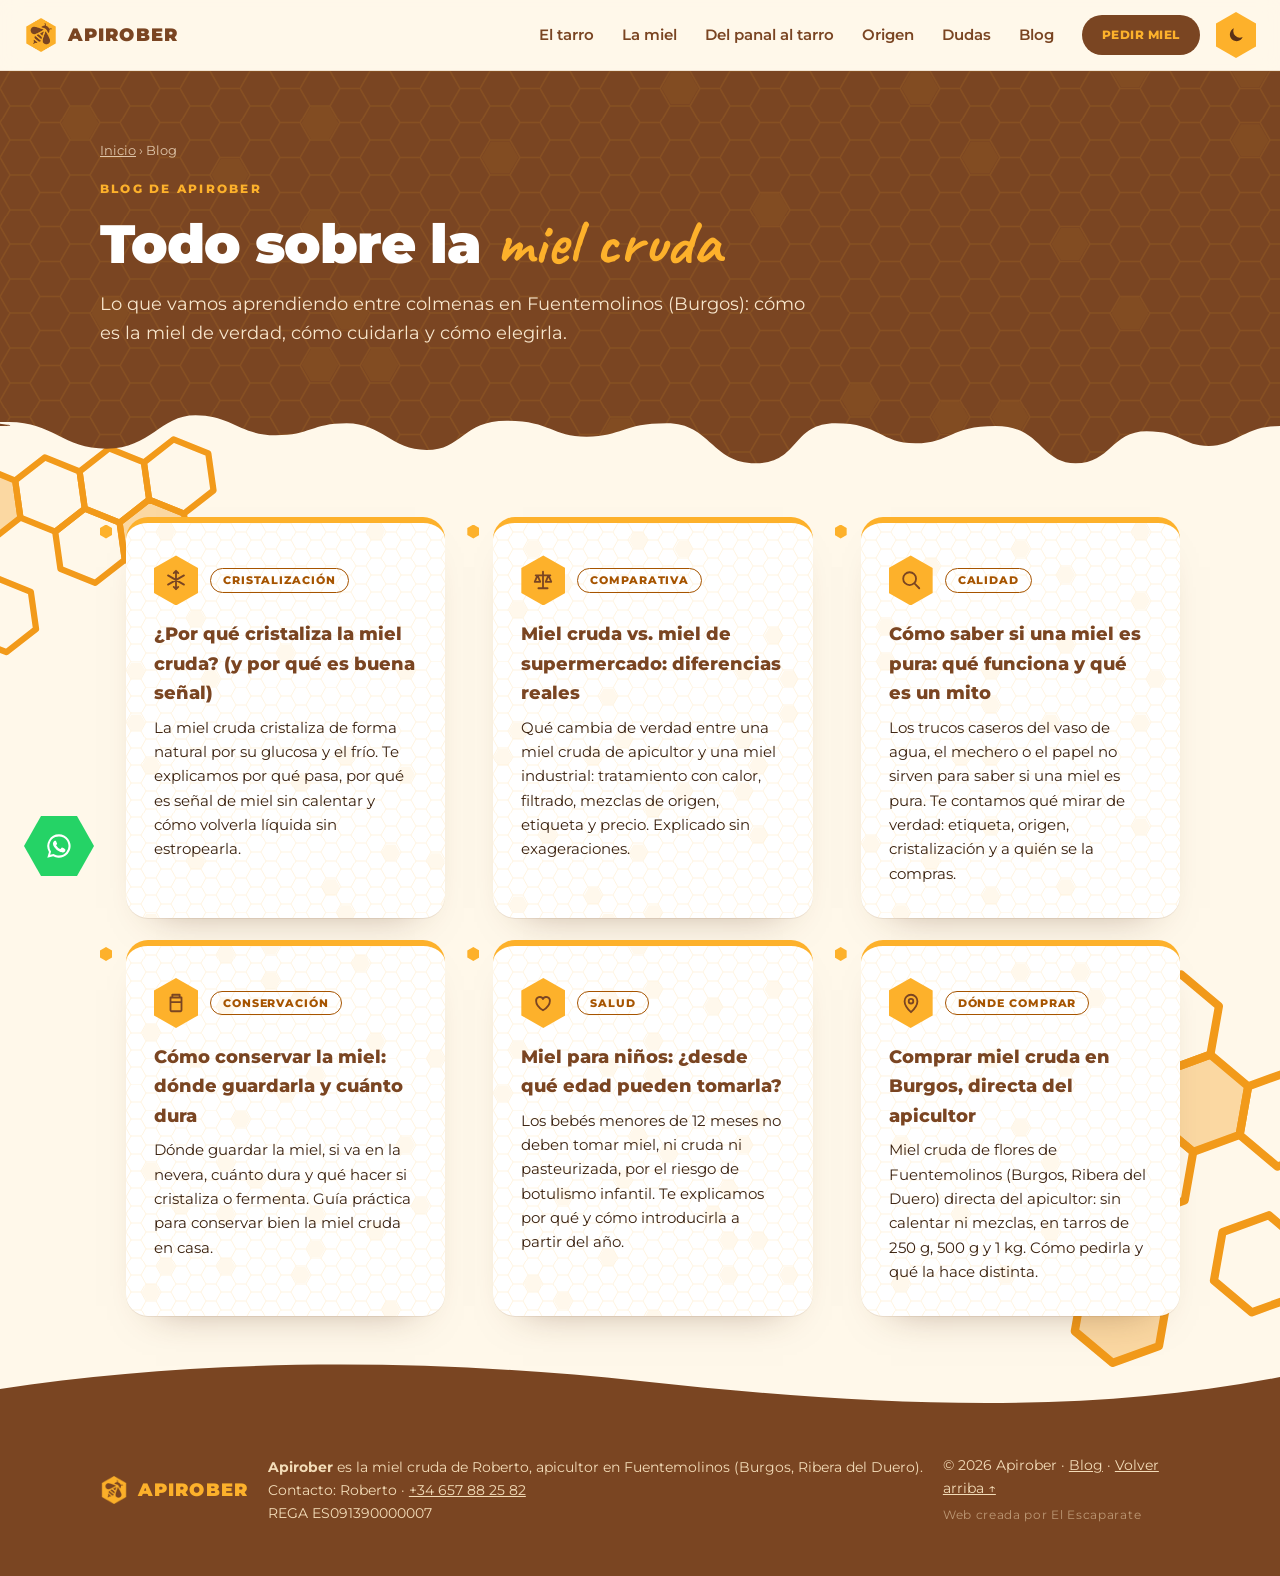
<file: blog/index.html>
<!doctype html>
<html lang="es">
<head>
<meta charset="utf-8">
<meta name="viewport" content="width=device-width, initial-scale=1">
<title>Blog de miel cruda · Apirober</title>
<meta name="description" content="Artículos sobre miel cruda de Apirober, apicultor de Fuentemolinos (Burgos): por qué cristaliza, cómo saber si es pura, cómo conservarla y en qué se diferencia de la del supermercado.">
<link rel="canonical" href="https://apirober.es/blog">
<link rel="icon" href="/favicon.png?v=9" type="image/png" sizes="512x512">
<link rel="apple-touch-icon" href="/favicon.png?v=9">
<meta name="theme-color" content="#7a4522">
<meta property="og:type" content="website">
<meta property="og:site_name" content="Apirober">
<meta property="og:title" content="Blog de miel cruda · Apirober">
<meta property="og:description" content="Artículos sobre miel cruda de Apirober, apicultor de Fuentemolinos (Burgos): por qué cristaliza, cómo saber si es pura, cómo conservarla y en qué se diferencia de la del supermercado.">
<meta property="og:url" content="https://apirober.es/blog">
<meta property="og:locale" content="es_ES">
<meta property="og:image" content="https://apirober.es/assets/og.png?v=3">
<meta property="og:image:width" content="1200">
<meta property="og:image:height" content="630">
<meta name="twitter:card" content="summary_large_image">
<meta name="color-scheme" content="light dark">
<script>(function(){try{var tema=localStorage.getItem("tema");if(tema)document.documentElement.dataset.theme=tema}catch(e){}})()</script>
<link rel="preconnect" href="https://fonts.googleapis.com">
<link rel="preconnect" href="https://fonts.gstatic.com" crossorigin>
<link href="https://fonts.googleapis.com/css2?family=Caveat:wght@700&family=Montserrat:wght@400;500;600;700;800;900&display=swap" rel="stylesheet">
<link rel="stylesheet" href="/assets/style.css">
<style>
  .post-hero{background:var(--brown);color:#f8e6cc;padding:70px 0 60px}
  .post-hero h1{font-size:clamp(2rem,5vw,3.4rem);font-weight:900;line-height:1.05;letter-spacing:-.02em;color:#fff;margin:6px 0 16px;text-wrap:balance}
  .post-hero h1 .hand{color:var(--amber)}
  .post-hero .eyebrow{color:var(--amber)}
  .crumbs{font-size:.8rem;margin-bottom:14px;opacity:.8}.crumbs a{color:inherit}
  .post-hero .lead{margin-bottom:0;max-width:720px}
  .post{padding:60px 0 90px}
  .post h2{font-size:clamp(1.5rem,3vw,2rem);margin:44px 0 14px}
  .post h3{font-size:1.15rem;color:var(--head);margin:26px 0 8px}
  .post p,.post li{font-size:1.06rem;margin-bottom:14px}
  .post ul,.post ol{padding-left:22px;margin-bottom:18px}
  .post a{color:var(--accent);font-weight:600}
  .post-note{margin:34px 0;background:var(--amber);color:var(--brown-d);border-radius:var(--radius);padding:20px 26px;font-weight:500}
  .post-table{overflow-x:auto;margin:20px 0 26px;border-radius:16px;box-shadow:0 20px 40px -30px rgba(90,49,23,.6)}
  .post-table table{width:100%;border-collapse:collapse;background:var(--card)}
  .post-table th,.post-table td{padding:12px 16px;text-align:left;border-bottom:1px solid rgba(122,69,34,.12)}
  .post-table th{background:var(--brown);color:var(--amber);font-size:.85rem;text-transform:uppercase;letter-spacing:.06em}
  .post-cta{margin-top:50px;background:var(--brown);color:#f8e6cc;border-radius:var(--radius);padding:30px 28px;display:flex;flex-wrap:wrap;gap:18px;align-items:center;justify-content:space-between}
  .post-cta p{margin:0;font-weight:600;font-size:1.1rem}.post-cta b{color:var(--amber)}
  .more{margin-top:50px}.more h2{margin-top:0}
  .posts{list-style:none;padding:0!important;display:grid;grid-template-columns:repeat(auto-fill,minmax(280px,1fr));gap:22px}
  .posts li{margin:0!important}
  .posts a{display:block;height:100%;text-decoration:none;color:inherit!important;font-weight:inherit!important;transition:transform .2s}
  .posts a:hover{transform:translateY(-4px)}
  .posts h3{margin:0 0 8px;font-size:1.15rem;color:var(--head)}
  .posts p{font-size:.95rem!important;margin:0!important}
  .posts .card{height:100%}
  .tag{display:inline-block;padding:4px 12px;border-radius:999px;border:1.5px solid currentColor;font-size:.7rem;font-weight:800;letter-spacing:.08em;text-transform:uppercase;line-height:1.3}
  .post-hero .eyebrow .tag{margin-left:10px;color:#f8e6cc;opacity:.85;vertical-align:1px}
  .card-top{display:flex;align-items:center;gap:12px;margin-bottom:14px}
  .card-top .tag{color:var(--accent)}
  .card-ico{display:grid;place-items:center;width:44px;height:50px;flex:none;background:var(--amber);color:var(--brown);clip-path:polygon(50% 0,100% 25%,100% 75%,50% 100%,0 75%,0 25%);transition:rotate .4s}
  .card-ico svg{width:22px;height:22px}
  .posts a:hover .card-ico{rotate:60deg}.posts a:hover .card-ico svg{rotate:-60deg}
  .post-note{position:relative;isolation:isolate;overflow:hidden;padding:22px 26px 22px 96px;min-height:100px}
  .post-note::before{content:"";position:absolute;left:18px;top:50%;translate:0 -50%;width:60px;height:60px;background:url(/assets/abeja-sola.png) center/contain no-repeat;rotate:-12deg}
  .post-note::after{content:"";position:absolute;inset:0;z-index:-1;opacity:.12;background:url("data:image/svg+xml,%3Csvg xmlns='http://www.w3.org/2000/svg' width='60' height='34.641' viewBox='0 0 60 34.641'%3E%3Cpath d='M40 17.32 30 34.641H10L0 17.32 10 0h20zM40 17.32h20' fill='none' stroke='%235a3117' stroke-width='1.5'/%3E%3C/svg%3E") 0 0/30px 17.32px}
  .note-tag{display:block;font-size:.72rem;font-weight:900;letter-spacing:.12em;text-transform:uppercase;margin-bottom:6px;opacity:.75}
  @media (max-width:560px){.post-note{padding:84px 22px 22px}.post-note::before{top:16px;translate:none;left:22px;width:54px;height:54px}}
  .read-bar{position:fixed;top:0;left:0;right:0;height:5px;z-index:60;pointer-events:none}
  .read-bar span{display:block;height:100%;width:100%;background:linear-gradient(90deg,#e8900c,var(--amber));transform-origin:0 50%;transform:scaleX(var(--p,0));border-radius:0 4px 4px 0}
  .post-buy{position:relative;isolation:isolate;overflow:hidden;margin-top:56px;background:var(--brown);color:#f8e6cc;border-radius:var(--radius);padding:38px 34px;display:flex;flex-wrap:wrap;gap:30px;align-items:center;justify-content:space-between}
  .post-buy::after{content:"";position:absolute;inset:0;z-index:-1;opacity:.12;background:url("data:image/svg+xml,%3Csvg xmlns='http://www.w3.org/2000/svg' width='60' height='34.641' viewBox='0 0 60 34.641'%3E%3Cpath d='M40 17.32 30 34.641H10L0 17.32 10 0h20zM40 17.32h20' fill='none' stroke='%23fdb12b' stroke-width='1.5'/%3E%3C/svg%3E") 0 0/60px 34.641px}
  .pb-text{flex:1 1 300px}
  .post-buy .eyebrow{color:var(--amber)}
  .post-buy h2{margin:4px 0 10px!important;color:#fff}.post-buy h2 .hand{color:var(--amber)}
  .post-buy p{margin-bottom:18px}
  .pb-btns{display:flex;flex-wrap:wrap;gap:12px}
  .post-buy .btn{text-decoration:none}.post-buy .btn-ghost-light{color:var(--amber)!important}
  .pb-sizes{list-style:none;padding:0!important;margin:0!important;display:flex;gap:10px}
  .pb-sizes li{display:grid;place-content:center;text-align:center;width:84px;height:96px;margin:0!important;background:var(--amber);color:var(--brown);font-weight:900;font-size:1.15rem!important;line-height:1.15;clip-path:polygon(50% 0,100% 25%,100% 75%,50% 100%,0 75%,0 25%)}
  .pb-sizes li:nth-child(2){translate:0 18px}
  .pb-sizes b{display:block;font-size:.75rem;letter-spacing:.06em;opacity:.8}
  .cap{float:left;width:84px;height:96px;margin:4px 16px 0 0;display:grid;place-items:center;font-size:3.1rem;font-weight:900;line-height:1;background:var(--amber);color:var(--brown);clip-path:polygon(50% 0,100% 25%,100% 75%,50% 100%,0 75%,0 25%)}
  .sr{position:absolute;width:1px;height:1px;overflow:hidden;clip-path:inset(50%)}
  .sep{display:flex;justify-content:center;gap:8px;margin:48px 0 0}
  .sep i{width:14px;height:16px;background:var(--amber);clip-path:polygon(50% 0,100% 25%,100% 75%,50% 100%,0 75%,0 25%)}
  .sep i:nth-child(2){translate:0 8px;opacity:.6}.sep i:nth-child(3){opacity:.3}
  .sep+h2{margin-top:30px}
  .post .wrap>ul{list-style:none;padding-left:4px}
  .post .wrap>ul>li{position:relative;padding-left:26px}
  .post .wrap>ul>li::before{content:"";position:absolute;left:0;top:.42em;width:12px;height:14px;background:var(--amber);clip-path:polygon(50% 0,100% 25%,100% 75%,50% 100%,0 75%,0 25%)}
</style>
<script type="application/ld+json">
{"@context": "https://schema.org", "@graph": [{"@type": "Blog", "@id": "https://apirober.es/blog#blog", "name": "Blog de Apirober", "url": "https://apirober.es/blog", "inLanguage": "es", "publisher": {"@type": "Organization", "@id": "https://apirober.es/#org", "name": "Apirober", "url": "https://apirober.es/", "logo": "https://apirober.es/favicon.png"}, "blogPost": [{"@type": "BlogPosting", "headline": "¿Por qué cristaliza la miel cruda? (y por qué es buena señal)", "url": "https://apirober.es/blog/por-que-cristaliza-la-miel-cruda", "datePublished": "2026-10-08"}, {"@type": "BlogPosting", "headline": "Miel cruda vs. miel de supermercado: diferencias reales", "url": "https://apirober.es/blog/miel-cruda-vs-miel-de-supermercado", "datePublished": "2026-10-08"}, {"@type": "BlogPosting", "headline": "Cómo saber si una miel es pura: qué funciona y qué es un mito", "url": "https://apirober.es/blog/como-saber-si-una-miel-es-pura", "datePublished": "2026-10-08"}, {"@type": "BlogPosting", "headline": "Cómo conservar la miel: dónde guardarla y cuánto dura", "url": "https://apirober.es/blog/como-conservar-la-miel", "datePublished": "2026-10-08"}, {"@type": "BlogPosting", "headline": "Miel para niños: ¿desde qué edad pueden tomarla?", "url": "https://apirober.es/blog/miel-para-ninos-desde-que-edad", "datePublished": "2026-10-08"}, {"@type": "BlogPosting", "headline": "Comprar miel cruda en Burgos, directa del apicultor", "url": "https://apirober.es/blog/comprar-miel-cruda-en-burgos", "datePublished": "2026-10-08"}]}, {"@type": "BreadcrumbList", "itemListElement": [{"@type": "ListItem", "position": 1, "name": "Inicio", "item": "https://apirober.es/"}, {"@type": "ListItem", "position": 2, "name": "Blog", "item": "https://apirober.es/blog"}]}]}
</script>
</head>
<body>
<a class="skip" href="#main">Saltar al contenido</a>
<header class="nav" id="top">
  <a class="brand" href="/" aria-label="Apirober, inicio">
    <img src="/assets/abeja.png?v=2" alt="" width="34" height="34"> APIROBER
  </a>
  <nav aria-label="Principal">
    <button class="nav-toggle" aria-expanded="false" aria-controls="menu">Menú</button>
    <ul id="menu">
      <li><a href="/#tarro">El tarro</a></li>
      <li><a href="/#miel">La miel</a></li>
      <li><a href="/#proceso">Del panal al tarro</a></li>
      <li><a href="/#origen">Origen</a></li>
      <li><a href="/#dudas">Dudas</a></li>
      <li><a href="/blog" aria-current="page">Blog</a></li>
      <li><a class="btn btn-sm" href="/#pedidos">Pedir miel</a></li>
    </ul>
    <button class="theme-toggle" type="button" aria-label="Cambiar a modo oscuro"><svg class="i-moon" viewBox="0 0 24 24" aria-hidden="true"><path d="M20 14.5A8 8 0 0 1 9.5 4a8 8 0 1 0 10.5 10.5z" fill="currentColor"/></svg><svg class="i-sun" viewBox="0 0 24 24" aria-hidden="true"><circle cx="12" cy="12" r="4.5" fill="currentColor"/><path d="M12 2v2.5M12 19.5V22M2 12h2.5M19.5 12H22M4.9 4.9l1.8 1.8M17.3 17.3l1.8 1.8M4.9 19.1l1.8-1.8M17.3 6.7l1.8-1.8" stroke="currentColor" stroke-width="2" stroke-linecap="round"/></svg></button>
  </nav>
</header>
<main id="main">
  <header class="post-hero">
    <div class="wrap">
      <nav class="crumbs" aria-label="Migas de pan"><a href="/">Inicio</a> › Blog</nav>
      <p class="eyebrow">Blog de Apirober</p>
      <h1>Todo sobre la <span class="hand">miel cruda</span></h1>
      <p class="lead">Lo que vamos aprendiendo entre colmenas en Fuentemolinos (Burgos): cómo es la miel de verdad, cómo cuidarla y cómo elegirla.</p>
    </div>
  </header>
  <section class="post">
    <svg class="combs deco b4" aria-hidden="true" viewBox="-4 16 224 158"><use href="#comb4" x="-4" y="16"/></svg><svg class="combs deco b5" aria-hidden="true" viewBox="-4 16 146 248"><use href="#comb2" x="-4" y="16"/></svg>
    <div class="wrap">
      <ul class="posts"><li><a href="/blog/por-que-cristaliza-la-miel-cruda"><article class="card"><div class="card-top"><span class="card-ico" aria-hidden="true"><svg viewBox="0 0 24 24" fill="none" stroke="currentColor" stroke-width="2" stroke-linecap="round" stroke-linejoin="round"><path d="M12 2v20M3.3 7l17.4 10M20.7 7 3.3 17M12 2l-2.5 2.5M12 2l2.5 2.5M12 22l-2.5-2.5M12 22l2.5-2.5"/></svg></span><span class="tag">Cristalización</span></div><h3>¿Por qué cristaliza la miel cruda? (y por qué es buena señal)</h3><p>La miel cruda cristaliza de forma natural por su glucosa y el frío. Te explicamos por qué pasa, por qué es señal de miel sin calentar y cómo volverla líquida sin estropearla.</p></article></a></li><li><a href="/blog/miel-cruda-vs-miel-de-supermercado"><article class="card"><div class="card-top"><span class="card-ico" aria-hidden="true"><svg viewBox="0 0 24 24" fill="none" stroke="currentColor" stroke-width="2" stroke-linecap="round" stroke-linejoin="round"><path d="M12 3v18M7 21h10M4 7h16M6 7l-3 7h6zM18 7l-3 7h6z"/></svg></span><span class="tag">Comparativa</span></div><h3>Miel cruda vs. miel de supermercado: diferencias reales</h3><p>Qué cambia de verdad entre una miel cruda de apicultor y una miel industrial: tratamiento con calor, filtrado, mezclas de origen, etiqueta y precio. Explicado sin exageraciones.</p></article></a></li><li><a href="/blog/como-saber-si-una-miel-es-pura"><article class="card"><div class="card-top"><span class="card-ico" aria-hidden="true"><svg viewBox="0 0 24 24" fill="none" stroke="currentColor" stroke-width="2" stroke-linecap="round" stroke-linejoin="round"><path d="M10.5 3.5a7 7 0 1 0 0 14 7 7 0 0 0 0-14zM15.5 15.5 21 21"/></svg></span><span class="tag">Calidad</span></div><h3>Cómo saber si una miel es pura: qué funciona y qué es un mito</h3><p>Los trucos caseros del vaso de agua, el mechero o el papel no sirven para saber si una miel es pura. Te contamos qué mirar de verdad: etiqueta, origen, cristalización y a quién se la compras.</p></article></a></li><li><a href="/blog/como-conservar-la-miel"><article class="card"><div class="card-top"><span class="card-ico" aria-hidden="true"><svg viewBox="0 0 24 24" fill="none" stroke="currentColor" stroke-width="2" stroke-linecap="round" stroke-linejoin="round"><path d="M8 3h8v3H8zM6 6h12v14a1 1 0 0 1-1 1H7a1 1 0 0 1-1-1zM6 11h12"/></svg></span><span class="tag">Conservación</span></div><h3>Cómo conservar la miel: dónde guardarla y cuánto dura</h3><p>Dónde guardar la miel, si va en la nevera, cuánto dura y qué hacer si cristaliza o fermenta. Guía práctica para conservar bien la miel cruda en casa.</p></article></a></li><li><a href="/blog/miel-para-ninos-desde-que-edad"><article class="card"><div class="card-top"><span class="card-ico" aria-hidden="true"><svg viewBox="0 0 24 24" fill="none" stroke="currentColor" stroke-width="2" stroke-linecap="round" stroke-linejoin="round"><path d="M12 20s-7.5-4.6-7.5-10.2A4 4 0 0 1 12 7.6a4 4 0 0 1 7.5 2.2C19.5 15.4 12 20 12 20z"/></svg></span><span class="tag">Salud</span></div><h3>Miel para niños: ¿desde qué edad pueden tomarla?</h3><p>Los bebés menores de 12 meses no deben tomar miel, ni cruda ni pasteurizada, por el riesgo de botulismo infantil. Te explicamos por qué y cómo introducirla a partir del año.</p></article></a></li><li><a href="/blog/comprar-miel-cruda-en-burgos"><article class="card"><div class="card-top"><span class="card-ico" aria-hidden="true"><svg viewBox="0 0 24 24" fill="none" stroke="currentColor" stroke-width="2" stroke-linecap="round" stroke-linejoin="round"><path d="M12 22s7-6.6 7-12a7 7 0 1 0-14 0c0 5.4 7 12 7 12zM12 7.5a2.5 2.5 0 1 1 0 5 2.5 2.5 0 0 1 0-5z"/></svg></span><span class="tag">Dónde comprar</span></div><h3>Comprar miel cruda en Burgos, directa del apicultor</h3><p>Miel cruda de flores de Fuentemolinos (Burgos, Ribera del Duero) directa del apicultor: sin calentar ni mezclas, en tarros de 250 g, 500 g y 1 kg. Cómo pedirla y qué la hace distinta.</p></article></a></li></ul>
    </div>
  </section>
</main>

<footer class="foot hex-top">
  <div class="wrap foot-in">
    <p class="brand"><img src="/assets/abeja.png?v=2" alt="" width="28" height="28"> APIROBER</p>
    <p><b>Apirober</b> es la miel cruda de Roberto, apicultor en Fuentemolinos (Burgos, Ribera del Duero).<br>Contacto: Roberto · <a href="https://wa.me/34657882582">+34 657 88 25 82</a><br>REGA ES091390000007</p>
    <p>© <span id="y">2026</span> Apirober · <a href="/blog">Blog</a> · <a href="#top">Volver arriba ↑</a><br><a class="credit" href="https://elescaparateweb.com" target="_blank" rel="noopener">Web creada por El Escaparate</a></p>
  </div>
</footer>
<div class="mobile-cta"><span>¿Dudas? Habla con Roberto</span><a class="btn btn-amber btn-sm wa-btn" href="https://wa.me/34657882582?text=Hola%20Roberto%2C%20quer%C3%ADa%20preguntar%20por%20la%20miel%20Apirober." target="_blank" rel="noopener"><svg viewBox="0 0 24 24" aria-hidden="true"><path fill="currentColor" d="M12 2a10 10 0 0 0-8.6 15.1L2 22l5-1.3A10 10 0 1 0 12 2zm0 18.2c-1.5 0-3-.4-4.3-1.2l-.3-.2-3 .8.8-2.9-.2-.3A8.2 8.2 0 1 1 12 20.2zm4.5-6.1c-.2-.1-1.5-.7-1.7-.8s-.4-.1-.6.1-.7.8-.8 1-.3.2-.5.1a6.7 6.7 0 0 1-3.3-2.9c-.3-.4.2-.4.7-1.4.1-.2 0-.3 0-.4l-.8-1.8c-.2-.5-.4-.4-.6-.4h-.5a1 1 0 0 0-.7.3 3 3 0 0 0-.9 2.2 5.2 5.2 0 0 0 1.1 2.7 11.8 11.8 0 0 0 4.5 4c1.7.7 2.3.8 3.2.7.5-.1 1.5-.6 1.7-1.2s.2-1.1.2-1.2-.2-.2-.4-.3z"/></svg>WhatsApp</a></div>
<a class="wa-fab" href="https://wa.me/34657882582?text=Hola%20Roberto%2C%20quer%C3%ADa%20preguntar%20por%20la%20miel%20Apirober." target="_blank" rel="noopener" aria-label="Escribir a Roberto por WhatsApp"><svg viewBox="0 0 24 24" aria-hidden="true"><path fill="currentColor" d="M12 2a10 10 0 0 0-8.6 15.1L2 22l5-1.3A10 10 0 1 0 12 2zm0 18.2c-1.5 0-3-.4-4.3-1.2l-.3-.2-3 .8.8-2.9-.2-.3A8.2 8.2 0 1 1 12 20.2zm4.5-6.1c-.2-.1-1.5-.7-1.7-.8s-.4-.1-.6.1-.7.8-.8 1-.3.2-.5.1a6.7 6.7 0 0 1-3.3-2.9c-.3-.4.2-.4.7-1.4.1-.2 0-.3 0-.4l-.8-1.8c-.2-.5-.4-.4-.6-.4h-.5a1 1 0 0 0-.7.3 3 3 0 0 0-.9 2.2 5.2 5.2 0 0 0 1.1 2.7 11.8 11.8 0 0 0 4.5 4c1.7.7 2.3.8 3.2.7.5-.1 1.5-.6 1.7-1.2s.2-1.1.2-1.2-.2-.2-.4-.3z"/></svg><span>Escríbenos</span></a>
<svg width="0" height="0" style="position:absolute" aria-hidden="true">
  <symbol id="comb2" viewBox="-4 16 146 248">
    <g fill="none" stroke="currentColor" stroke-width="5" stroke-linejoin="round"><path d="M30 20l26 15v30L30 80 4 65V35z"/><path d="M56 65l26 15v30L56 125 30 110V80z" fill="currentColor" fill-opacity=".35"/><path d="M108 65l26 15v30L108 125 82 110V80z"/><path d="M30 110l26 15v30L30 170 4 155V125z"/><path d="M108 155l26 15v30L108 215 82 200V170z"/><path d="M30 200l26 15v30L30 260 4 245V215z" fill="currentColor" fill-opacity=".35"/></g>
  </symbol>
  <symbol id="comb3" viewBox="22 16 172 203">
    <g fill="none" stroke="currentColor" stroke-width="5" stroke-linejoin="round"><path d="M82 20l26 15v30L82 80 56 65V35z"/><path d="M134 20l26 15v30L134 80 108 65V35z" fill="currentColor" fill-opacity=".35"/><path d="M56 65l26 15v30L56 125 30 110V80z"/><path d="M108 65l26 15v30L108 125 82 110V80z"/><path d="M160 65l26 15v30L160 125 134 110V80z"/><path d="M82 110l26 15v30L82 170 56 155V125z" fill="currentColor" fill-opacity=".35"/><path d="M160 155l26 15v30L160 215 134 200V170z"/></g>
  </symbol>
  <symbol id="comb4" viewBox="-4 16 224 158">
    <g fill="none" stroke="currentColor" stroke-width="5" stroke-linejoin="round"><path d="M30 20l26 15v30L30 80 4 65V35z" fill="currentColor" fill-opacity=".35"/><path d="M82 20l26 15v30L82 80 56 65V35z"/><path d="M134 20l26 15v30L134 80 108 65V35z"/><path d="M186 20l26 15v30L186 80 160 65V35z"/><path d="M108 65l26 15v30L108 125 82 110V80z"/><path d="M160 65l26 15v30L160 125 134 110V80z" fill="currentColor" fill-opacity=".35"/><path d="M30 110l26 15v30L30 170 4 155V125z"/><path d="M186 110l26 15v30L186 170 160 155V125z"/></g>
  </symbol>
  <symbol id="comb" viewBox="0 0 260 300">
    <g fill="none" stroke="currentColor" stroke-width="5" stroke-linejoin="round">
      <path d="M30 20l26 15v30L30 80 4 65V35z"/><path d="M82 20l26 15v30L82 80 56 65V35z"/>
      <path d="M56 65l26 15v30l-26 15-26-15V80z"/><path d="M108 65l26 15v30l-26 15-26-15V80z"/>
      <path d="M160 65l26 15v30l-26 15-26-15V80z"/><path d="M82 110l26 15v30l-26 15-26-15v-30z"/>
      <path d="M134 110l26 15v30l-26 15-26-15v-30z"/><path d="M186 110l26 15v30l-26 15-26-15v-30z"/>
      <path d="M160 155l26 15v30l-26 15-26-15v-30z"/><path d="M212 155l26 15v30l-26 15-26-15v-30z"/>
      <path d="M186 200l26 15v30l-26 15-26-15v-30z"/>
    </g>
  </symbol>
</svg>
<script src="/assets/blog.js" defer></script>
<script src="/assets/hexfill.js" defer></script>
<script src="/assets/lenis.min.js" defer></script>
<script src="/assets/scroll.js" defer></script>
</body>
</html>
</file>
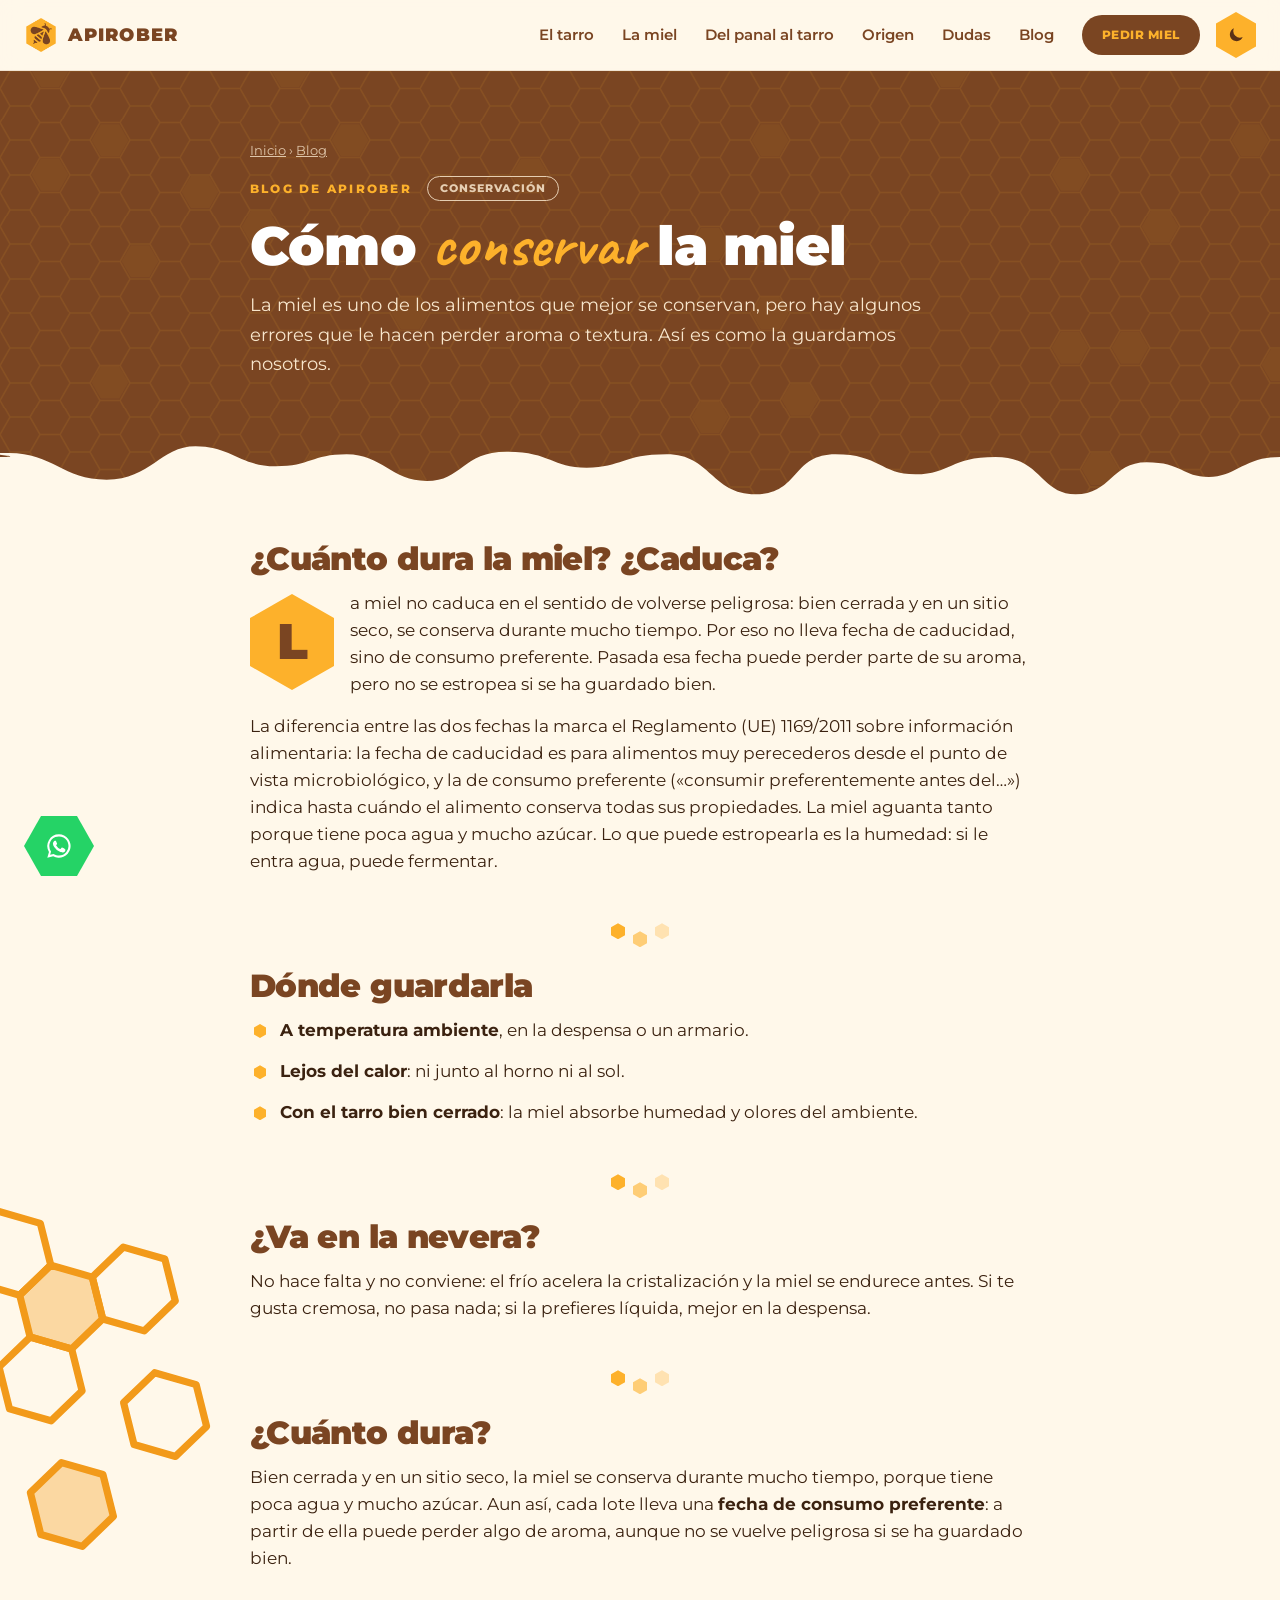
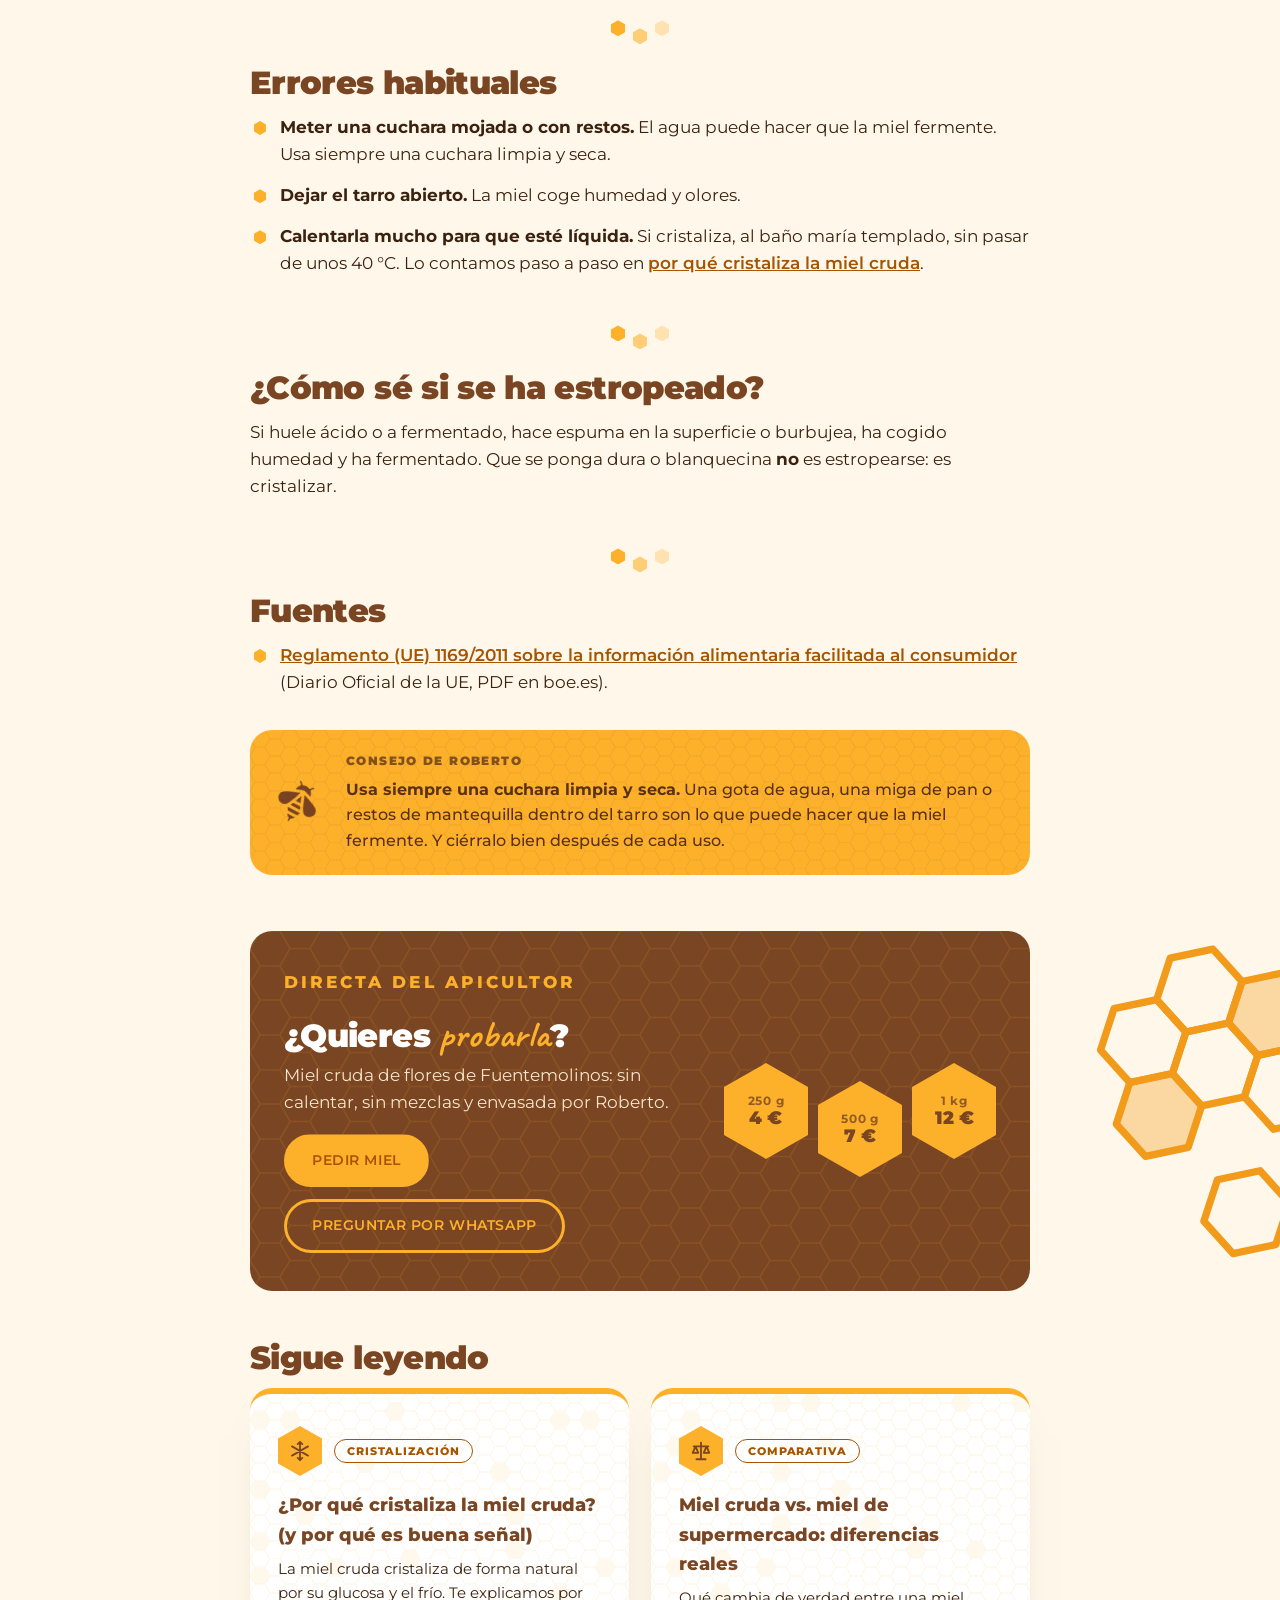
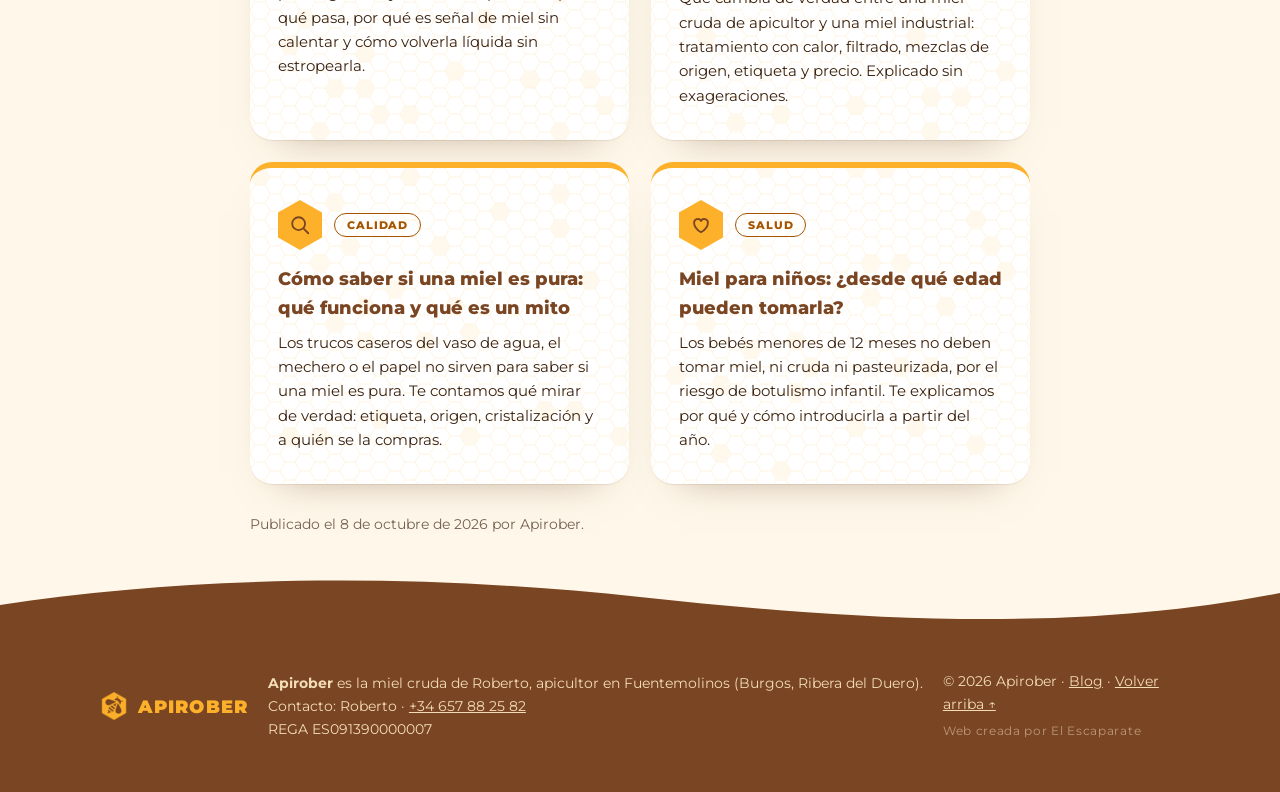
<file: blog/como-conservar-la-miel.html>
<!doctype html>
<html lang="es">
<head>
<meta charset="utf-8">
<meta name="viewport" content="width=device-width, initial-scale=1">
<title>¿Cuánto dura la miel? Caducidad y conservación · Apirober</title>
<meta name="description" content="Dónde guardar la miel, si va en la nevera, cuánto dura y qué hacer si cristaliza o fermenta. Guía práctica para conservar bien la miel cruda en casa.">
<link rel="canonical" href="https://apirober.es/blog/como-conservar-la-miel">
<link rel="icon" href="/favicon.png?v=9" type="image/png" sizes="512x512">
<link rel="apple-touch-icon" href="/favicon.png?v=9">
<meta name="theme-color" content="#7a4522">
<meta property="og:type" content="article">
<meta property="og:site_name" content="Apirober">
<meta property="og:title" content="¿Cuánto dura la miel? Caducidad y conservación · Apirober">
<meta property="og:description" content="Dónde guardar la miel, si va en la nevera, cuánto dura y qué hacer si cristaliza o fermenta. Guía práctica para conservar bien la miel cruda en casa.">
<meta property="og:url" content="https://apirober.es/blog/como-conservar-la-miel">
<meta property="og:locale" content="es_ES">
<meta property="og:image" content="https://apirober.es/assets/og.png?v=3">
<meta property="og:image:width" content="1200">
<meta property="og:image:height" content="630">
<meta name="twitter:card" content="summary_large_image">
<meta name="color-scheme" content="light dark">
<script>(function(){try{var tema=localStorage.getItem("tema");if(tema)document.documentElement.dataset.theme=tema}catch(e){}})()</script>
<link rel="preconnect" href="https://fonts.googleapis.com">
<link rel="preconnect" href="https://fonts.gstatic.com" crossorigin>
<link href="https://fonts.googleapis.com/css2?family=Caveat:wght@700&family=Montserrat:wght@400;500;600;700;800;900&display=swap" rel="stylesheet">
<link rel="stylesheet" href="/assets/style.css">
<style>
  .post-hero{background:var(--brown);color:#f8e6cc;padding:70px 0 60px}
  .post-hero h1{font-size:clamp(2rem,5vw,3.4rem);font-weight:900;line-height:1.05;letter-spacing:-.02em;color:#fff;margin:6px 0 16px;text-wrap:balance}
  .post-hero h1 .hand{color:var(--amber)}
  .post-hero .eyebrow{color:var(--amber)}
  .crumbs{font-size:.8rem;margin-bottom:14px;opacity:.8}.crumbs a{color:inherit}
  .post-hero .lead{margin-bottom:0;max-width:720px}
  .post{padding:60px 0 90px}
  .post h2{font-size:clamp(1.5rem,3vw,2rem);margin:44px 0 14px}
  .post h3{font-size:1.15rem;color:var(--head);margin:26px 0 8px}
  .post p,.post li{font-size:1.06rem;margin-bottom:14px}
  .post ul,.post ol{padding-left:22px;margin-bottom:18px}
  .post a{color:var(--accent);font-weight:600}
  .post-note{margin:34px 0;background:var(--amber);color:var(--brown-d);border-radius:var(--radius);padding:20px 26px;font-weight:500}
  .post-table{overflow-x:auto;margin:20px 0 26px;border-radius:16px;box-shadow:0 20px 40px -30px rgba(90,49,23,.6)}
  .post-table table{width:100%;border-collapse:collapse;background:var(--card)}
  .post-table th,.post-table td{padding:12px 16px;text-align:left;border-bottom:1px solid rgba(122,69,34,.12)}
  .post-table th{background:var(--brown);color:var(--amber);font-size:.85rem;text-transform:uppercase;letter-spacing:.06em}
  .post-cta{margin-top:50px;background:var(--brown);color:#f8e6cc;border-radius:var(--radius);padding:30px 28px;display:flex;flex-wrap:wrap;gap:18px;align-items:center;justify-content:space-between}
  .post-cta p{margin:0;font-weight:600;font-size:1.1rem}.post-cta b{color:var(--amber)}
  .more{margin-top:50px}.more h2{margin-top:0}
  .posts{list-style:none;padding:0!important;display:grid;grid-template-columns:repeat(auto-fill,minmax(280px,1fr));gap:22px}
  .posts li{margin:0!important}
  .posts a{display:block;height:100%;text-decoration:none;color:inherit!important;font-weight:inherit!important;transition:transform .2s}
  .posts a:hover{transform:translateY(-4px)}
  .posts h3{margin:0 0 8px;font-size:1.15rem;color:var(--head)}
  .posts p{font-size:.95rem!important;margin:0!important}
  .posts .card{height:100%}
  .tag{display:inline-block;padding:4px 12px;border-radius:999px;border:1.5px solid currentColor;font-size:.7rem;font-weight:800;letter-spacing:.08em;text-transform:uppercase;line-height:1.3}
  .post-hero .eyebrow .tag{margin-left:10px;color:#f8e6cc;opacity:.85;vertical-align:1px}
  .card-top{display:flex;align-items:center;gap:12px;margin-bottom:14px}
  .card-top .tag{color:var(--accent)}
  .card-ico{display:grid;place-items:center;width:44px;height:50px;flex:none;background:var(--amber);color:var(--brown);clip-path:polygon(50% 0,100% 25%,100% 75%,50% 100%,0 75%,0 25%);transition:rotate .4s}
  .card-ico svg{width:22px;height:22px}
  .posts a:hover .card-ico{rotate:60deg}.posts a:hover .card-ico svg{rotate:-60deg}
  .post-note{position:relative;isolation:isolate;overflow:hidden;padding:22px 26px 22px 96px;min-height:100px}
  .post-note::before{content:"";position:absolute;left:18px;top:50%;translate:0 -50%;width:60px;height:60px;background:url(/assets/abeja-sola.png) center/contain no-repeat;rotate:-12deg}
  .post-note::after{content:"";position:absolute;inset:0;z-index:-1;opacity:.12;background:url("data:image/svg+xml,%3Csvg xmlns='http://www.w3.org/2000/svg' width='60' height='34.641' viewBox='0 0 60 34.641'%3E%3Cpath d='M40 17.32 30 34.641H10L0 17.32 10 0h20zM40 17.32h20' fill='none' stroke='%235a3117' stroke-width='1.5'/%3E%3C/svg%3E") 0 0/30px 17.32px}
  .note-tag{display:block;font-size:.72rem;font-weight:900;letter-spacing:.12em;text-transform:uppercase;margin-bottom:6px;opacity:.75}
  @media (max-width:560px){.post-note{padding:84px 22px 22px}.post-note::before{top:16px;translate:none;left:22px;width:54px;height:54px}}
  .read-bar{position:fixed;top:0;left:0;right:0;height:5px;z-index:60;pointer-events:none}
  .read-bar span{display:block;height:100%;width:100%;background:linear-gradient(90deg,#e8900c,var(--amber));transform-origin:0 50%;transform:scaleX(var(--p,0));border-radius:0 4px 4px 0}
  .post-buy{position:relative;isolation:isolate;overflow:hidden;margin-top:56px;background:var(--brown);color:#f8e6cc;border-radius:var(--radius);padding:38px 34px;display:flex;flex-wrap:wrap;gap:30px;align-items:center;justify-content:space-between}
  .post-buy::after{content:"";position:absolute;inset:0;z-index:-1;opacity:.12;background:url("data:image/svg+xml,%3Csvg xmlns='http://www.w3.org/2000/svg' width='60' height='34.641' viewBox='0 0 60 34.641'%3E%3Cpath d='M40 17.32 30 34.641H10L0 17.32 10 0h20zM40 17.32h20' fill='none' stroke='%23fdb12b' stroke-width='1.5'/%3E%3C/svg%3E") 0 0/60px 34.641px}
  .pb-text{flex:1 1 300px}
  .post-buy .eyebrow{color:var(--amber)}
  .post-buy h2{margin:4px 0 10px!important;color:#fff}.post-buy h2 .hand{color:var(--amber)}
  .post-buy p{margin-bottom:18px}
  .pb-btns{display:flex;flex-wrap:wrap;gap:12px}
  .post-buy .btn{text-decoration:none}.post-buy .btn-ghost-light{color:var(--amber)!important}
  .pb-sizes{list-style:none;padding:0!important;margin:0!important;display:flex;gap:10px}
  .pb-sizes li{display:grid;place-content:center;text-align:center;width:84px;height:96px;margin:0!important;background:var(--amber);color:var(--brown);font-weight:900;font-size:1.15rem!important;line-height:1.15;clip-path:polygon(50% 0,100% 25%,100% 75%,50% 100%,0 75%,0 25%)}
  .pb-sizes li:nth-child(2){translate:0 18px}
  .pb-sizes b{display:block;font-size:.75rem;letter-spacing:.06em;opacity:.8}
  .cap{float:left;width:84px;height:96px;margin:4px 16px 0 0;display:grid;place-items:center;font-size:3.1rem;font-weight:900;line-height:1;background:var(--amber);color:var(--brown);clip-path:polygon(50% 0,100% 25%,100% 75%,50% 100%,0 75%,0 25%)}
  .sr{position:absolute;width:1px;height:1px;overflow:hidden;clip-path:inset(50%)}
  .sep{display:flex;justify-content:center;gap:8px;margin:48px 0 0}
  .sep i{width:14px;height:16px;background:var(--amber);clip-path:polygon(50% 0,100% 25%,100% 75%,50% 100%,0 75%,0 25%)}
  .sep i:nth-child(2){translate:0 8px;opacity:.6}.sep i:nth-child(3){opacity:.3}
  .sep+h2{margin-top:30px}
  .post .wrap>ul{list-style:none;padding-left:4px}
  .post .wrap>ul>li{position:relative;padding-left:26px}
  .post .wrap>ul>li::before{content:"";position:absolute;left:0;top:.42em;width:12px;height:14px;background:var(--amber);clip-path:polygon(50% 0,100% 25%,100% 75%,50% 100%,0 75%,0 25%)}
</style>
<script type="application/ld+json">{"@context": "https://schema.org", "@graph": [{"@type": "BlogPosting", "@id": "https://apirober.es/blog/como-conservar-la-miel#post", "headline": "Cómo conservar la miel: dónde guardarla y cuánto dura", "description": "Dónde guardar la miel, si va en la nevera, cuánto dura y qué hacer si cristaliza o fermenta. Guía práctica para conservar bien la miel cruda en casa.", "url": "https://apirober.es/blog/como-conservar-la-miel", "mainEntityOfPage": "https://apirober.es/blog/como-conservar-la-miel", "datePublished": "2026-10-08", "dateModified": "2026-11-05", "inLanguage": "es", "wordCount": 296, "image": "https://apirober.es/assets/og.png?v=3", "author": {"@type": "Organization", "@id": "https://apirober.es/#org", "name": "Apirober", "url": "https://apirober.es/", "logo": "https://apirober.es/favicon.png"}, "publisher": {"@type": "Organization", "@id": "https://apirober.es/#org", "name": "Apirober", "url": "https://apirober.es/", "logo": "https://apirober.es/favicon.png"}}, {"@type": "BreadcrumbList", "itemListElement": [{"@type": "ListItem", "position": 1, "name": "Inicio", "item": "https://apirober.es/"}, {"@type": "ListItem", "position": 2, "name": "Blog", "item": "https://apirober.es/blog"}, {"@type": "ListItem", "position": 3, "name": "Cómo conservar la miel: dónde guardarla y cuánto dura", "item": "https://apirober.es/blog/como-conservar-la-miel"}]}, {"@type": "FAQPage", "mainEntity": [{"@type": "Question", "name": "¿Cuánto dura la miel? ¿Caduca?", "acceptedAnswer": {"@type": "Answer", "text": "La miel no caduca en el sentido de volverse peligrosa: bien cerrada y en un sitio seco, se conserva durante mucho tiempo. Por eso no lleva fecha de caducidad, sino de consumo preferente. Pasada esa fecha puede perder parte de su aroma, pero no se estropea si se ha guardado bien."}}, {"@type": "Question", "name": "¿Va en la nevera?", "acceptedAnswer": {"@type": "Answer", "text": "No hace falta y no conviene: el frío acelera la cristalización y la miel se endurece antes. Si te gusta cremosa, no pasa nada; si la prefieres líquida, mejor en la despensa."}}, {"@type": "Question", "name": "¿Cómo sé si se ha estropeado?", "acceptedAnswer": {"@type": "Answer", "text": "Si huele ácido o a fermentado, hace espuma en la superficie o burbujea, ha cogido humedad y ha fermentado. Que se ponga dura o blanquecina no es estropearse: es cristalizar."}}]}]}</script>
</head>
<body>
<a class="skip" href="#main">Saltar al contenido</a>
<header class="nav" id="top">
  <a class="brand" href="/" aria-label="Apirober, inicio">
    <img src="/assets/abeja.png?v=2" alt="" width="34" height="34"> APIROBER
  </a>
  <nav aria-label="Principal">
    <button class="nav-toggle" aria-expanded="false" aria-controls="menu">Menú</button>
    <ul id="menu">
      <li><a href="/#tarro">El tarro</a></li>
      <li><a href="/#miel">La miel</a></li>
      <li><a href="/#proceso">Del panal al tarro</a></li>
      <li><a href="/#origen">Origen</a></li>
      <li><a href="/#dudas">Dudas</a></li>
      <li><a href="/blog" aria-current="page">Blog</a></li>
      <li><a class="btn btn-sm" href="/#pedidos">Pedir miel</a></li>
    </ul>
    <button class="theme-toggle" type="button" aria-label="Cambiar a modo oscuro"><svg class="i-moon" viewBox="0 0 24 24" aria-hidden="true"><path d="M20 14.5A8 8 0 0 1 9.5 4a8 8 0 1 0 10.5 10.5z" fill="currentColor"/></svg><svg class="i-sun" viewBox="0 0 24 24" aria-hidden="true"><circle cx="12" cy="12" r="4.5" fill="currentColor"/><path d="M12 2v2.5M12 19.5V22M2 12h2.5M19.5 12H22M4.9 4.9l1.8 1.8M17.3 17.3l1.8 1.8M4.9 19.1l1.8-1.8M17.3 6.7l1.8-1.8" stroke="currentColor" stroke-width="2" stroke-linecap="round"/></svg></button>
  </nav>
</header>
<main id="main">
  <header class="post-hero">
    <div class="wrap narrow">
      <nav class="crumbs" aria-label="Migas de pan"><a href="/">Inicio</a> › <a href="/blog">Blog</a></nav>
      <p class="eyebrow">Blog de Apirober <span class="tag">Conservación</span></p>
      <h1>Cómo <span class="hand">conservar</span> la miel</h1>
      <p class="lead">La miel es uno de los alimentos que mejor se conservan, pero hay algunos errores que le hacen perder aroma o textura. Así es como la guardamos nosotros.</p>
    </div>
  </header>
  <div class="read-bar" aria-hidden="true"><span></span></div>
  <article class="post">
    <svg class="combs deco b2" aria-hidden="true" viewBox="-4 16 146 248"><use href="#comb2" x="-4" y="16"/></svg><svg class="combs deco b3" aria-hidden="true" viewBox="22 16 172 203"><use href="#comb3" x="22" y="16"/></svg>
    <div class="wrap narrow">

<h2>¿Cuánto dura la miel? ¿Caduca?</h2>
<p><span class="cap">L</span>a miel no caduca en el sentido de volverse peligrosa: bien cerrada y en un sitio seco, se conserva durante mucho tiempo. Por eso no lleva fecha de caducidad, sino de consumo preferente. Pasada esa fecha puede perder parte de su aroma, pero no se estropea si se ha guardado bien.</p>
<p>La diferencia entre las dos fechas la marca el Reglamento (UE) 1169/2011 sobre información alimentaria: la fecha de caducidad es para alimentos muy perecederos desde el punto de vista microbiológico, y la de consumo preferente («consumir preferentemente antes del…») indica hasta cuándo el alimento conserva todas sus propiedades. La miel aguanta tanto porque tiene poca agua y mucho azúcar. Lo que puede estropearla es la humedad: si le entra agua, puede fermentar.</p>

<div class="sep" aria-hidden="true"><i></i><i></i><i></i></div>
<h2>Dónde guardarla</h2>
<ul>
  <li><b>A temperatura ambiente</b>, en la despensa o un armario.</li>
  <li><b>Lejos del calor</b>: ni junto al horno ni al sol.</li>
  <li><b>Con el tarro bien cerrado</b>: la miel absorbe humedad y olores del ambiente.</li>
</ul>

<div class="sep" aria-hidden="true"><i></i><i></i><i></i></div>
<h2>¿Va en la nevera?</h2>
<p>No hace falta y no conviene: el frío acelera la cristalización y la miel se endurece antes. Si te gusta cremosa, no pasa nada; si la prefieres líquida, mejor en la despensa.</p>

<div class="sep" aria-hidden="true"><i></i><i></i><i></i></div>
<h2>¿Cuánto dura?</h2>
<p>Bien cerrada y en un sitio seco, la miel se conserva durante mucho tiempo, porque tiene poca agua y mucho azúcar. Aun así, cada lote lleva una <b>fecha de consumo preferente</b>: a partir de ella puede perder algo de aroma, aunque no se vuelve peligrosa si se ha guardado bien.</p>

<div class="sep" aria-hidden="true"><i></i><i></i><i></i></div>
<h2>Errores habituales</h2>
<ul>
  <li><b>Meter una cuchara mojada o con restos.</b> El agua puede hacer que la miel fermente. Usa siempre una cuchara limpia y seca.</li>
  <li><b>Dejar el tarro abierto.</b> La miel coge humedad y olores.</li>
  <li><b>Calentarla mucho para que esté líquida.</b> Si cristaliza, al baño maría templado, sin pasar de unos 40 °C. Lo contamos paso a paso en <a href="/blog/por-que-cristaliza-la-miel-cruda">por qué cristaliza la miel cruda</a>.</li>
</ul>

<div class="sep" aria-hidden="true"><i></i><i></i><i></i></div>
<h2>¿Cómo sé si se ha estropeado?</h2>
<p>Si huele ácido o a fermentado, hace espuma en la superficie o burbujea, ha cogido humedad y ha fermentado. Que se ponga dura o blanquecina <b>no</b> es estropearse: es cristalizar.</p>

<div class="sep" aria-hidden="true"><i></i><i></i><i></i></div>
<h2>Fuentes</h2>
<ul>
  <li><a href="https://www.boe.es/doue/2011/304/L00018-00063.pdf">Reglamento (UE) 1169/2011 sobre la información alimentaria facilitada al consumidor</a> (Diario Oficial de la UE, PDF en boe.es).</li>
</ul>

<div class="post-note"><span class="note-tag">Consejo de Roberto</span><b>Usa siempre una cuchara limpia y seca.</b> Una gota de agua, una miga de pan o restos de mantequilla dentro del tarro son lo que puede hacer que la miel fermente. Y ciérralo bien después de cada uso.</div>

      <aside class="post-buy">
        <div class="pb-text"><p class="eyebrow">Directa del apicultor</p><h2>¿Quieres <span class="hand">probarla</span>?</h2><p>Miel cruda de flores de Fuentemolinos: sin calentar, sin mezclas y envasada por Roberto.</p>
          <div class="pb-btns"><a class="btn btn-amber" href="/#pedidos">Pedir miel</a><a class="btn btn-ghost-light" href="https://wa.me/34657882582?text=Hola%20Roberto%2C%20quer%C3%ADa%20preguntar%20por%20la%20miel%20Apirober.">Preguntar por WhatsApp</a></div></div>
        <ul class="pb-sizes" aria-label="Formatos y precios"><li><b>250 g</b>4 €</li><li><b>500 g</b>7 €</li><li><b>1 kg</b>12 €</li></ul>
      </aside>
      <section class="more"><h2>Sigue leyendo</h2><ul class="posts"><li><a href="/blog/por-que-cristaliza-la-miel-cruda"><article class="card"><div class="card-top"><span class="card-ico" aria-hidden="true"><svg viewBox="0 0 24 24" fill="none" stroke="currentColor" stroke-width="2" stroke-linecap="round" stroke-linejoin="round"><path d="M12 2v20M3.3 7l17.4 10M20.7 7 3.3 17M12 2l-2.5 2.5M12 2l2.5 2.5M12 22l-2.5-2.5M12 22l2.5-2.5"/></svg></span><span class="tag">Cristalización</span></div><h3>¿Por qué cristaliza la miel cruda? (y por qué es buena señal)</h3><p>La miel cruda cristaliza de forma natural por su glucosa y el frío. Te explicamos por qué pasa, por qué es señal de miel sin calentar y cómo volverla líquida sin estropearla.</p></article></a></li><li><a href="/blog/miel-cruda-vs-miel-de-supermercado"><article class="card"><div class="card-top"><span class="card-ico" aria-hidden="true"><svg viewBox="0 0 24 24" fill="none" stroke="currentColor" stroke-width="2" stroke-linecap="round" stroke-linejoin="round"><path d="M12 3v18M7 21h10M4 7h16M6 7l-3 7h6zM18 7l-3 7h6z"/></svg></span><span class="tag">Comparativa</span></div><h3>Miel cruda vs. miel de supermercado: diferencias reales</h3><p>Qué cambia de verdad entre una miel cruda de apicultor y una miel industrial: tratamiento con calor, filtrado, mezclas de origen, etiqueta y precio. Explicado sin exageraciones.</p></article></a></li><li><a href="/blog/como-saber-si-una-miel-es-pura"><article class="card"><div class="card-top"><span class="card-ico" aria-hidden="true"><svg viewBox="0 0 24 24" fill="none" stroke="currentColor" stroke-width="2" stroke-linecap="round" stroke-linejoin="round"><path d="M10.5 3.5a7 7 0 1 0 0 14 7 7 0 0 0 0-14zM15.5 15.5 21 21"/></svg></span><span class="tag">Calidad</span></div><h3>Cómo saber si una miel es pura: qué funciona y qué es un mito</h3><p>Los trucos caseros del vaso de agua, el mechero o el papel no sirven para saber si una miel es pura. Te contamos qué mirar de verdad: etiqueta, origen, cristalización y a quién se la compras.</p></article></a></li><li><a href="/blog/miel-para-ninos-desde-que-edad"><article class="card"><div class="card-top"><span class="card-ico" aria-hidden="true"><svg viewBox="0 0 24 24" fill="none" stroke="currentColor" stroke-width="2" stroke-linecap="round" stroke-linejoin="round"><path d="M12 20s-7.5-4.6-7.5-10.2A4 4 0 0 1 12 7.6a4 4 0 0 1 7.5 2.2C19.5 15.4 12 20 12 20z"/></svg></span><span class="tag">Salud</span></div><h3>Miel para niños: ¿desde qué edad pueden tomarla?</h3><p>Los bebés menores de 12 meses no deben tomar miel, ni cruda ni pasteurizada, por el riesgo de botulismo infantil. Te explicamos por qué y cómo introducirla a partir del año.</p></article></a></li></ul></section>
      <p style="margin-top:30px;font-size:.85rem;opacity:.7">Publicado el 8 de octubre de 2026 por Apirober.</p>
    </div>
  </article>
</main>

<footer class="foot hex-top">
  <div class="wrap foot-in">
    <p class="brand"><img src="/assets/abeja.png?v=2" alt="" width="28" height="28"> APIROBER</p>
    <p><b>Apirober</b> es la miel cruda de Roberto, apicultor en Fuentemolinos (Burgos, Ribera del Duero).<br>Contacto: Roberto · <a href="https://wa.me/34657882582">+34 657 88 25 82</a><br>REGA ES091390000007</p>
    <p>© <span id="y">2026</span> Apirober · <a href="/blog">Blog</a> · <a href="#top">Volver arriba ↑</a><br><a class="credit" href="https://elescaparateweb.com" target="_blank" rel="noopener">Web creada por El Escaparate</a></p>
  </div>
</footer>
<div class="mobile-cta"><span>¿Dudas? Habla con Roberto</span><a class="btn btn-amber btn-sm wa-btn" href="https://wa.me/34657882582?text=Hola%20Roberto%2C%20quer%C3%ADa%20preguntar%20por%20la%20miel%20Apirober." target="_blank" rel="noopener"><svg viewBox="0 0 24 24" aria-hidden="true"><path fill="currentColor" d="M12 2a10 10 0 0 0-8.6 15.1L2 22l5-1.3A10 10 0 1 0 12 2zm0 18.2c-1.5 0-3-.4-4.3-1.2l-.3-.2-3 .8.8-2.9-.2-.3A8.2 8.2 0 1 1 12 20.2zm4.5-6.1c-.2-.1-1.5-.7-1.7-.8s-.4-.1-.6.1-.7.8-.8 1-.3.2-.5.1a6.7 6.7 0 0 1-3.3-2.9c-.3-.4.2-.4.7-1.4.1-.2 0-.3 0-.4l-.8-1.8c-.2-.5-.4-.4-.6-.4h-.5a1 1 0 0 0-.7.3 3 3 0 0 0-.9 2.2 5.2 5.2 0 0 0 1.1 2.7 11.8 11.8 0 0 0 4.5 4c1.7.7 2.3.8 3.2.7.5-.1 1.5-.6 1.7-1.2s.2-1.1.2-1.2-.2-.2-.4-.3z"/></svg>WhatsApp</a></div>
<a class="wa-fab" href="https://wa.me/34657882582?text=Hola%20Roberto%2C%20quer%C3%ADa%20preguntar%20por%20la%20miel%20Apirober." target="_blank" rel="noopener" aria-label="Escribir a Roberto por WhatsApp"><svg viewBox="0 0 24 24" aria-hidden="true"><path fill="currentColor" d="M12 2a10 10 0 0 0-8.6 15.1L2 22l5-1.3A10 10 0 1 0 12 2zm0 18.2c-1.5 0-3-.4-4.3-1.2l-.3-.2-3 .8.8-2.9-.2-.3A8.2 8.2 0 1 1 12 20.2zm4.5-6.1c-.2-.1-1.5-.7-1.7-.8s-.4-.1-.6.1-.7.8-.8 1-.3.2-.5.1a6.7 6.7 0 0 1-3.3-2.9c-.3-.4.2-.4.7-1.4.1-.2 0-.3 0-.4l-.8-1.8c-.2-.5-.4-.4-.6-.4h-.5a1 1 0 0 0-.7.3 3 3 0 0 0-.9 2.2 5.2 5.2 0 0 0 1.1 2.7 11.8 11.8 0 0 0 4.5 4c1.7.7 2.3.8 3.2.7.5-.1 1.5-.6 1.7-1.2s.2-1.1.2-1.2-.2-.2-.4-.3z"/></svg><span>Escríbenos</span></a>
<svg width="0" height="0" style="position:absolute" aria-hidden="true">
  <symbol id="comb2" viewBox="-4 16 146 248">
    <g fill="none" stroke="currentColor" stroke-width="5" stroke-linejoin="round"><path d="M30 20l26 15v30L30 80 4 65V35z"/><path d="M56 65l26 15v30L56 125 30 110V80z" fill="currentColor" fill-opacity=".35"/><path d="M108 65l26 15v30L108 125 82 110V80z"/><path d="M30 110l26 15v30L30 170 4 155V125z"/><path d="M108 155l26 15v30L108 215 82 200V170z"/><path d="M30 200l26 15v30L30 260 4 245V215z" fill="currentColor" fill-opacity=".35"/></g>
  </symbol>
  <symbol id="comb3" viewBox="22 16 172 203">
    <g fill="none" stroke="currentColor" stroke-width="5" stroke-linejoin="round"><path d="M82 20l26 15v30L82 80 56 65V35z"/><path d="M134 20l26 15v30L134 80 108 65V35z" fill="currentColor" fill-opacity=".35"/><path d="M56 65l26 15v30L56 125 30 110V80z"/><path d="M108 65l26 15v30L108 125 82 110V80z"/><path d="M160 65l26 15v30L160 125 134 110V80z"/><path d="M82 110l26 15v30L82 170 56 155V125z" fill="currentColor" fill-opacity=".35"/><path d="M160 155l26 15v30L160 215 134 200V170z"/></g>
  </symbol>
  <symbol id="comb4" viewBox="-4 16 224 158">
    <g fill="none" stroke="currentColor" stroke-width="5" stroke-linejoin="round"><path d="M30 20l26 15v30L30 80 4 65V35z" fill="currentColor" fill-opacity=".35"/><path d="M82 20l26 15v30L82 80 56 65V35z"/><path d="M134 20l26 15v30L134 80 108 65V35z"/><path d="M186 20l26 15v30L186 80 160 65V35z"/><path d="M108 65l26 15v30L108 125 82 110V80z"/><path d="M160 65l26 15v30L160 125 134 110V80z" fill="currentColor" fill-opacity=".35"/><path d="M30 110l26 15v30L30 170 4 155V125z"/><path d="M186 110l26 15v30L186 170 160 155V125z"/></g>
  </symbol>
  <symbol id="comb" viewBox="0 0 260 300">
    <g fill="none" stroke="currentColor" stroke-width="5" stroke-linejoin="round">
      <path d="M30 20l26 15v30L30 80 4 65V35z"/><path d="M82 20l26 15v30L82 80 56 65V35z"/>
      <path d="M56 65l26 15v30l-26 15-26-15V80z"/><path d="M108 65l26 15v30l-26 15-26-15V80z"/>
      <path d="M160 65l26 15v30l-26 15-26-15V80z"/><path d="M82 110l26 15v30l-26 15-26-15v-30z"/>
      <path d="M134 110l26 15v30l-26 15-26-15v-30z"/><path d="M186 110l26 15v30l-26 15-26-15v-30z"/>
      <path d="M160 155l26 15v30l-26 15-26-15v-30z"/><path d="M212 155l26 15v30l-26 15-26-15v-30z"/>
      <path d="M186 200l26 15v30l-26 15-26-15v-30z"/>
    </g>
  </symbol>
</svg>
<script src="/assets/blog.js" defer></script>
<script src="/assets/hexfill.js" defer></script>
<script src="/assets/lenis.min.js" defer></script>
<script src="/assets/scroll.js" defer></script>
</body>
</html>
</file>
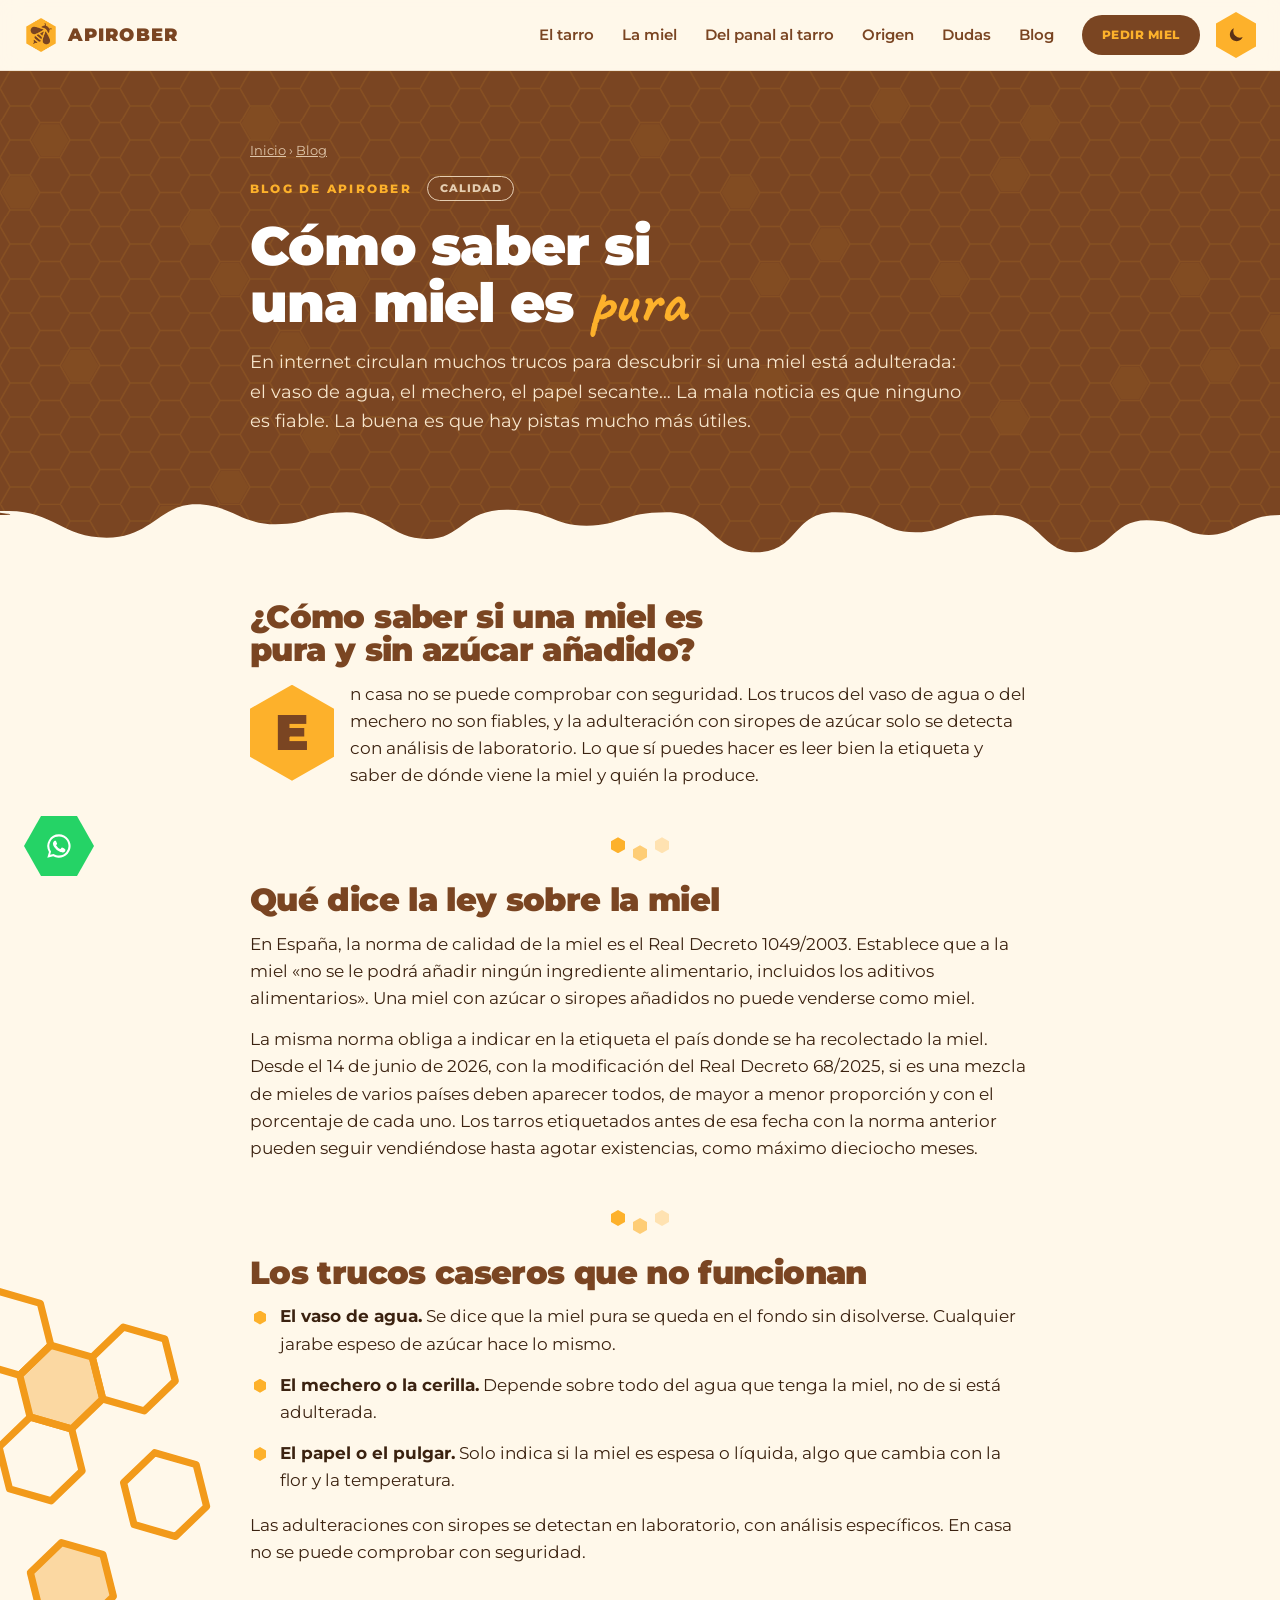
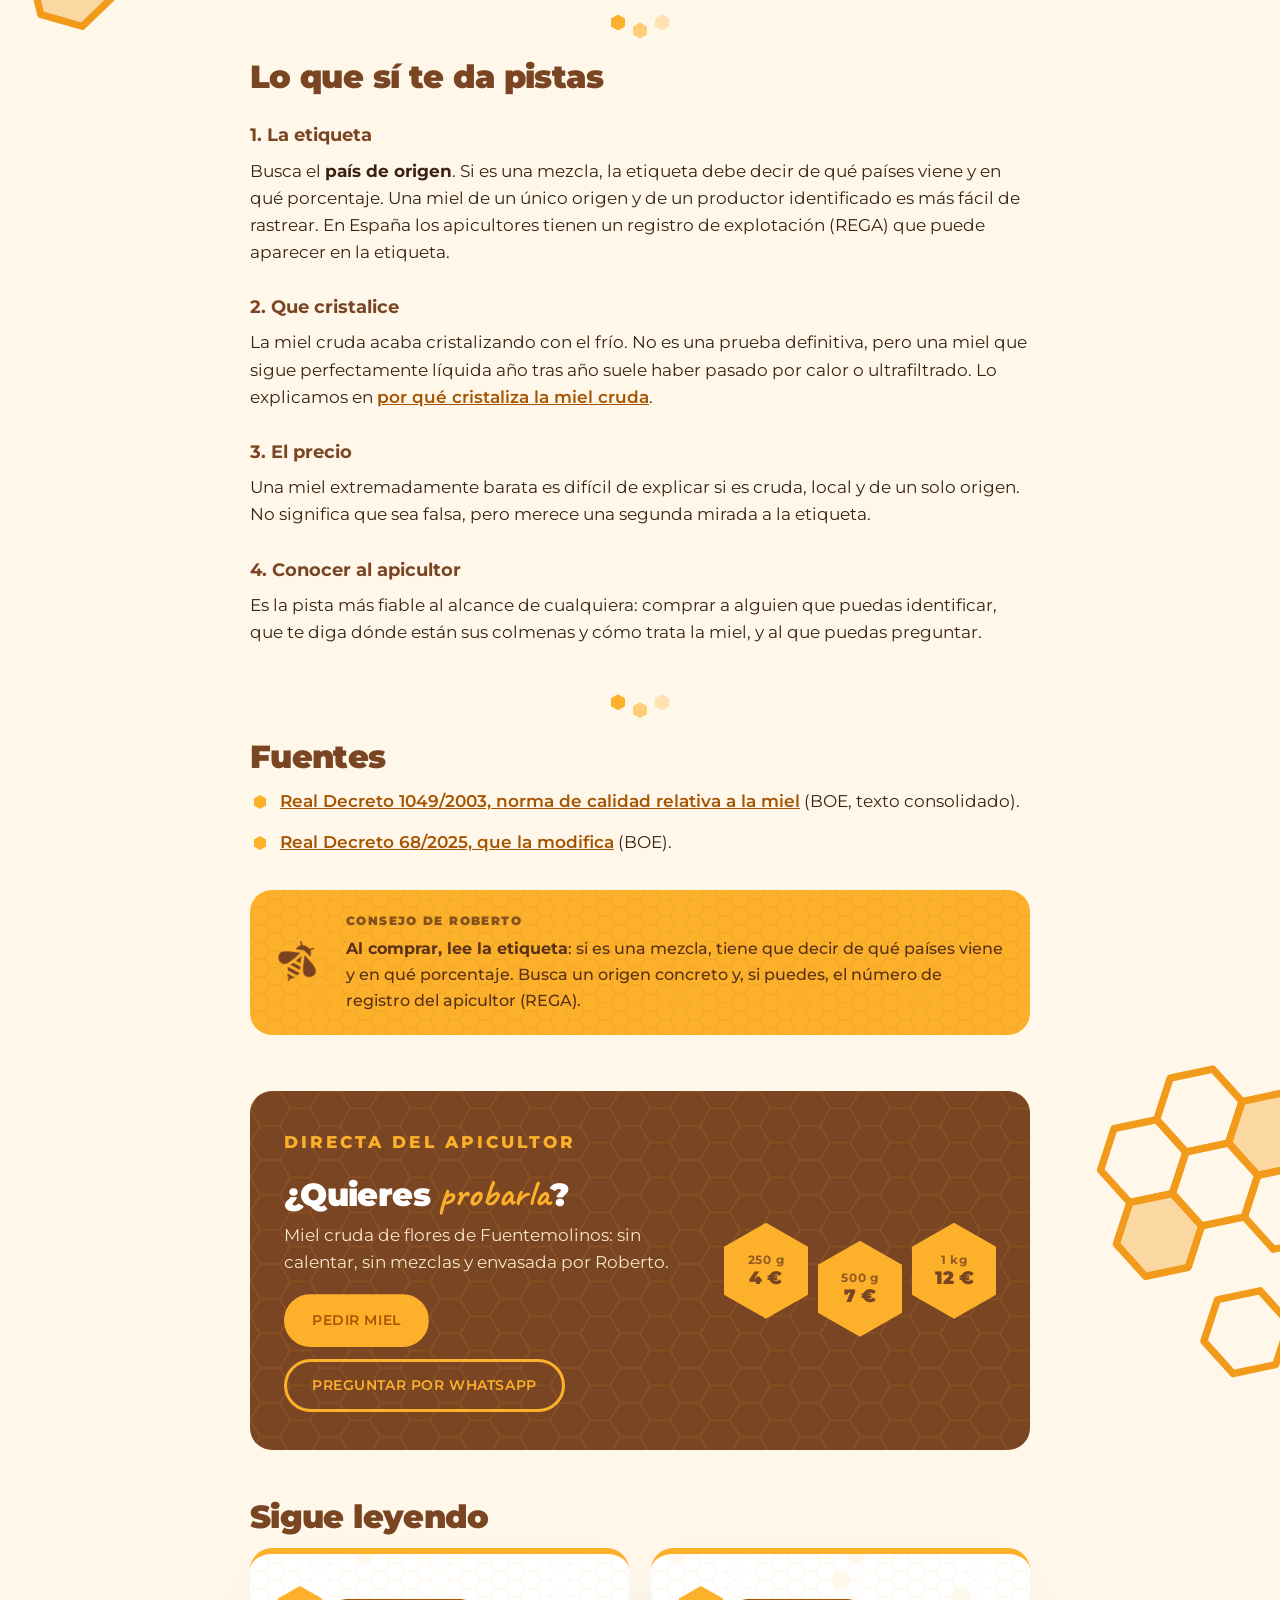
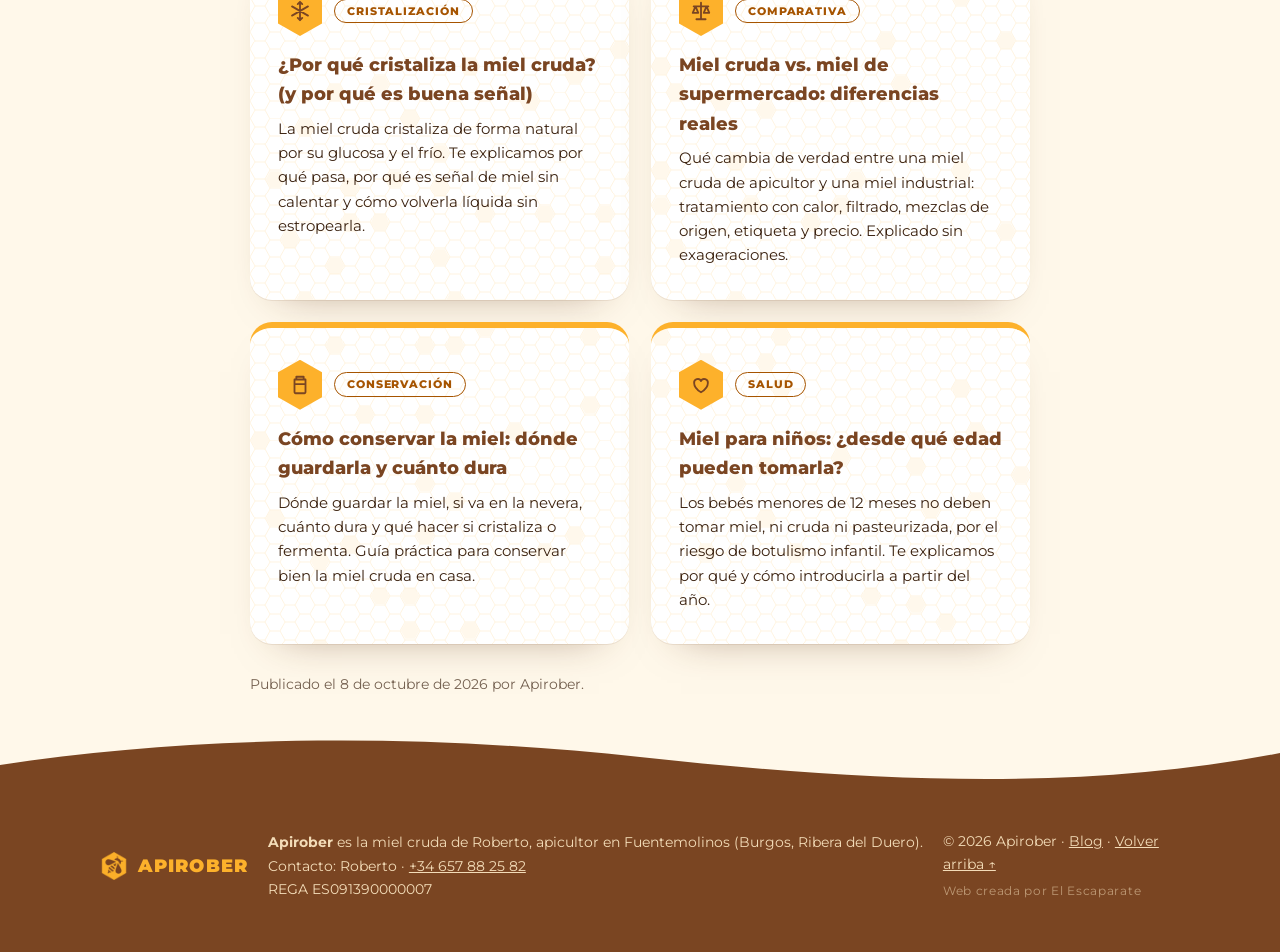
<file: blog/como-saber-si-una-miel-es-pura.html>
<!doctype html>
<html lang="es">
<head>
<meta charset="utf-8">
<meta name="viewport" content="width=device-width, initial-scale=1">
<title>Cómo saber si la miel es pura y sin azúcar · Apirober</title>
<meta name="description" content="Los trucos caseros del vaso de agua, el mechero o el papel no sirven para saber si una miel es pura. Te contamos qué mirar de verdad: etiqueta, origen, cristalización y a quién se la compras.">
<link rel="canonical" href="https://apirober.es/blog/como-saber-si-una-miel-es-pura">
<link rel="icon" href="/favicon.png?v=9" type="image/png" sizes="512x512">
<link rel="apple-touch-icon" href="/favicon.png?v=9">
<meta name="theme-color" content="#7a4522">
<meta property="og:type" content="article">
<meta property="og:site_name" content="Apirober">
<meta property="og:title" content="Cómo saber si la miel es pura y sin azúcar · Apirober">
<meta property="og:description" content="Los trucos caseros del vaso de agua, el mechero o el papel no sirven para saber si una miel es pura. Te contamos qué mirar de verdad: etiqueta, origen, cristalización y a quién se la compras.">
<meta property="og:url" content="https://apirober.es/blog/como-saber-si-una-miel-es-pura">
<meta property="og:locale" content="es_ES">
<meta property="og:image" content="https://apirober.es/assets/og.png?v=3">
<meta property="og:image:width" content="1200">
<meta property="og:image:height" content="630">
<meta name="twitter:card" content="summary_large_image">
<meta name="color-scheme" content="light dark">
<script>(function(){try{var tema=localStorage.getItem("tema");if(tema)document.documentElement.dataset.theme=tema}catch(e){}})()</script>
<link rel="preconnect" href="https://fonts.googleapis.com">
<link rel="preconnect" href="https://fonts.gstatic.com" crossorigin>
<link href="https://fonts.googleapis.com/css2?family=Caveat:wght@700&family=Montserrat:wght@400;500;600;700;800;900&display=swap" rel="stylesheet">
<link rel="stylesheet" href="/assets/style.css">
<style>
  .post-hero{background:var(--brown);color:#f8e6cc;padding:70px 0 60px}
  .post-hero h1{font-size:clamp(2rem,5vw,3.4rem);font-weight:900;line-height:1.05;letter-spacing:-.02em;color:#fff;margin:6px 0 16px;text-wrap:balance}
  .post-hero h1 .hand{color:var(--amber)}
  .post-hero .eyebrow{color:var(--amber)}
  .crumbs{font-size:.8rem;margin-bottom:14px;opacity:.8}.crumbs a{color:inherit}
  .post-hero .lead{margin-bottom:0;max-width:720px}
  .post{padding:60px 0 90px}
  .post h2{font-size:clamp(1.5rem,3vw,2rem);margin:44px 0 14px}
  .post h3{font-size:1.15rem;color:var(--head);margin:26px 0 8px}
  .post p,.post li{font-size:1.06rem;margin-bottom:14px}
  .post ul,.post ol{padding-left:22px;margin-bottom:18px}
  .post a{color:var(--accent);font-weight:600}
  .post-note{margin:34px 0;background:var(--amber);color:var(--brown-d);border-radius:var(--radius);padding:20px 26px;font-weight:500}
  .post-table{overflow-x:auto;margin:20px 0 26px;border-radius:16px;box-shadow:0 20px 40px -30px rgba(90,49,23,.6)}
  .post-table table{width:100%;border-collapse:collapse;background:var(--card)}
  .post-table th,.post-table td{padding:12px 16px;text-align:left;border-bottom:1px solid rgba(122,69,34,.12)}
  .post-table th{background:var(--brown);color:var(--amber);font-size:.85rem;text-transform:uppercase;letter-spacing:.06em}
  .post-cta{margin-top:50px;background:var(--brown);color:#f8e6cc;border-radius:var(--radius);padding:30px 28px;display:flex;flex-wrap:wrap;gap:18px;align-items:center;justify-content:space-between}
  .post-cta p{margin:0;font-weight:600;font-size:1.1rem}.post-cta b{color:var(--amber)}
  .more{margin-top:50px}.more h2{margin-top:0}
  .posts{list-style:none;padding:0!important;display:grid;grid-template-columns:repeat(auto-fill,minmax(280px,1fr));gap:22px}
  .posts li{margin:0!important}
  .posts a{display:block;height:100%;text-decoration:none;color:inherit!important;font-weight:inherit!important;transition:transform .2s}
  .posts a:hover{transform:translateY(-4px)}
  .posts h3{margin:0 0 8px;font-size:1.15rem;color:var(--head)}
  .posts p{font-size:.95rem!important;margin:0!important}
  .posts .card{height:100%}
  .tag{display:inline-block;padding:4px 12px;border-radius:999px;border:1.5px solid currentColor;font-size:.7rem;font-weight:800;letter-spacing:.08em;text-transform:uppercase;line-height:1.3}
  .post-hero .eyebrow .tag{margin-left:10px;color:#f8e6cc;opacity:.85;vertical-align:1px}
  .card-top{display:flex;align-items:center;gap:12px;margin-bottom:14px}
  .card-top .tag{color:var(--accent)}
  .card-ico{display:grid;place-items:center;width:44px;height:50px;flex:none;background:var(--amber);color:var(--brown);clip-path:polygon(50% 0,100% 25%,100% 75%,50% 100%,0 75%,0 25%);transition:rotate .4s}
  .card-ico svg{width:22px;height:22px}
  .posts a:hover .card-ico{rotate:60deg}.posts a:hover .card-ico svg{rotate:-60deg}
  .post-note{position:relative;isolation:isolate;overflow:hidden;padding:22px 26px 22px 96px;min-height:100px}
  .post-note::before{content:"";position:absolute;left:18px;top:50%;translate:0 -50%;width:60px;height:60px;background:url(/assets/abeja-sola.png) center/contain no-repeat;rotate:-12deg}
  .post-note::after{content:"";position:absolute;inset:0;z-index:-1;opacity:.12;background:url("data:image/svg+xml,%3Csvg xmlns='http://www.w3.org/2000/svg' width='60' height='34.641' viewBox='0 0 60 34.641'%3E%3Cpath d='M40 17.32 30 34.641H10L0 17.32 10 0h20zM40 17.32h20' fill='none' stroke='%235a3117' stroke-width='1.5'/%3E%3C/svg%3E") 0 0/30px 17.32px}
  .note-tag{display:block;font-size:.72rem;font-weight:900;letter-spacing:.12em;text-transform:uppercase;margin-bottom:6px;opacity:.75}
  @media (max-width:560px){.post-note{padding:84px 22px 22px}.post-note::before{top:16px;translate:none;left:22px;width:54px;height:54px}}
  .read-bar{position:fixed;top:0;left:0;right:0;height:5px;z-index:60;pointer-events:none}
  .read-bar span{display:block;height:100%;width:100%;background:linear-gradient(90deg,#e8900c,var(--amber));transform-origin:0 50%;transform:scaleX(var(--p,0));border-radius:0 4px 4px 0}
  .post-buy{position:relative;isolation:isolate;overflow:hidden;margin-top:56px;background:var(--brown);color:#f8e6cc;border-radius:var(--radius);padding:38px 34px;display:flex;flex-wrap:wrap;gap:30px;align-items:center;justify-content:space-between}
  .post-buy::after{content:"";position:absolute;inset:0;z-index:-1;opacity:.12;background:url("data:image/svg+xml,%3Csvg xmlns='http://www.w3.org/2000/svg' width='60' height='34.641' viewBox='0 0 60 34.641'%3E%3Cpath d='M40 17.32 30 34.641H10L0 17.32 10 0h20zM40 17.32h20' fill='none' stroke='%23fdb12b' stroke-width='1.5'/%3E%3C/svg%3E") 0 0/60px 34.641px}
  .pb-text{flex:1 1 300px}
  .post-buy .eyebrow{color:var(--amber)}
  .post-buy h2{margin:4px 0 10px!important;color:#fff}.post-buy h2 .hand{color:var(--amber)}
  .post-buy p{margin-bottom:18px}
  .pb-btns{display:flex;flex-wrap:wrap;gap:12px}
  .post-buy .btn{text-decoration:none}.post-buy .btn-ghost-light{color:var(--amber)!important}
  .pb-sizes{list-style:none;padding:0!important;margin:0!important;display:flex;gap:10px}
  .pb-sizes li{display:grid;place-content:center;text-align:center;width:84px;height:96px;margin:0!important;background:var(--amber);color:var(--brown);font-weight:900;font-size:1.15rem!important;line-height:1.15;clip-path:polygon(50% 0,100% 25%,100% 75%,50% 100%,0 75%,0 25%)}
  .pb-sizes li:nth-child(2){translate:0 18px}
  .pb-sizes b{display:block;font-size:.75rem;letter-spacing:.06em;opacity:.8}
  .cap{float:left;width:84px;height:96px;margin:4px 16px 0 0;display:grid;place-items:center;font-size:3.1rem;font-weight:900;line-height:1;background:var(--amber);color:var(--brown);clip-path:polygon(50% 0,100% 25%,100% 75%,50% 100%,0 75%,0 25%)}
  .sr{position:absolute;width:1px;height:1px;overflow:hidden;clip-path:inset(50%)}
  .sep{display:flex;justify-content:center;gap:8px;margin:48px 0 0}
  .sep i{width:14px;height:16px;background:var(--amber);clip-path:polygon(50% 0,100% 25%,100% 75%,50% 100%,0 75%,0 25%)}
  .sep i:nth-child(2){translate:0 8px;opacity:.6}.sep i:nth-child(3){opacity:.3}
  .sep+h2{margin-top:30px}
  .post .wrap>ul{list-style:none;padding-left:4px}
  .post .wrap>ul>li{position:relative;padding-left:26px}
  .post .wrap>ul>li::before{content:"";position:absolute;left:0;top:.42em;width:12px;height:14px;background:var(--amber);clip-path:polygon(50% 0,100% 25%,100% 75%,50% 100%,0 75%,0 25%)}
</style>
<script type="application/ld+json">{"@context": "https://schema.org", "@graph": [{"@type": "BlogPosting", "@id": "https://apirober.es/blog/como-saber-si-una-miel-es-pura#post", "headline": "Cómo saber si una miel es pura: qué funciona y qué es un mito", "description": "Los trucos caseros del vaso de agua, el mechero o el papel no sirven para saber si una miel es pura. Te contamos qué mirar de verdad: etiqueta, origen, cristalización y a quién se la compras.", "url": "https://apirober.es/blog/como-saber-si-una-miel-es-pura", "mainEntityOfPage": "https://apirober.es/blog/como-saber-si-una-miel-es-pura", "datePublished": "2026-10-08", "dateModified": "2026-11-05", "inLanguage": "es", "wordCount": 340, "image": "https://apirober.es/assets/og.png?v=3", "author": {"@type": "Organization", "@id": "https://apirober.es/#org", "name": "Apirober", "url": "https://apirober.es/", "logo": "https://apirober.es/favicon.png"}, "publisher": {"@type": "Organization", "@id": "https://apirober.es/#org", "name": "Apirober", "url": "https://apirober.es/", "logo": "https://apirober.es/favicon.png"}}, {"@type": "BreadcrumbList", "itemListElement": [{"@type": "ListItem", "position": 1, "name": "Inicio", "item": "https://apirober.es/"}, {"@type": "ListItem", "position": 2, "name": "Blog", "item": "https://apirober.es/blog"}, {"@type": "ListItem", "position": 3, "name": "Cómo saber si una miel es pura: qué funciona y qué es un mito", "item": "https://apirober.es/blog/como-saber-si-una-miel-es-pura"}]}, {"@type": "FAQPage", "mainEntity": [{"@type": "Question", "name": "¿Cómo saber si una miel es pura y sin azúcar añadido?", "acceptedAnswer": {"@type": "Answer", "text": "En casa no se puede comprobar con seguridad. Los trucos del vaso de agua o del mechero no son fiables, y la adulteración con siropes de azúcar solo se detecta con análisis de laboratorio. Lo que sí puedes hacer es leer bien la etiqueta y saber de dónde viene la miel y quién la produce."}}]}]}</script>
</head>
<body>
<a class="skip" href="#main">Saltar al contenido</a>
<header class="nav" id="top">
  <a class="brand" href="/" aria-label="Apirober, inicio">
    <img src="/assets/abeja.png?v=2" alt="" width="34" height="34"> APIROBER
  </a>
  <nav aria-label="Principal">
    <button class="nav-toggle" aria-expanded="false" aria-controls="menu">Menú</button>
    <ul id="menu">
      <li><a href="/#tarro">El tarro</a></li>
      <li><a href="/#miel">La miel</a></li>
      <li><a href="/#proceso">Del panal al tarro</a></li>
      <li><a href="/#origen">Origen</a></li>
      <li><a href="/#dudas">Dudas</a></li>
      <li><a href="/blog" aria-current="page">Blog</a></li>
      <li><a class="btn btn-sm" href="/#pedidos">Pedir miel</a></li>
    </ul>
    <button class="theme-toggle" type="button" aria-label="Cambiar a modo oscuro"><svg class="i-moon" viewBox="0 0 24 24" aria-hidden="true"><path d="M20 14.5A8 8 0 0 1 9.5 4a8 8 0 1 0 10.5 10.5z" fill="currentColor"/></svg><svg class="i-sun" viewBox="0 0 24 24" aria-hidden="true"><circle cx="12" cy="12" r="4.5" fill="currentColor"/><path d="M12 2v2.5M12 19.5V22M2 12h2.5M19.5 12H22M4.9 4.9l1.8 1.8M17.3 17.3l1.8 1.8M4.9 19.1l1.8-1.8M17.3 6.7l1.8-1.8" stroke="currentColor" stroke-width="2" stroke-linecap="round"/></svg></button>
  </nav>
</header>
<main id="main">
  <header class="post-hero">
    <div class="wrap narrow">
      <nav class="crumbs" aria-label="Migas de pan"><a href="/">Inicio</a> › <a href="/blog">Blog</a></nav>
      <p class="eyebrow">Blog de Apirober <span class="tag">Calidad</span></p>
      <h1>Cómo saber si una miel es <span class="hand">pura</span></h1>
      <p class="lead">En internet circulan muchos trucos para descubrir si una miel está adulterada: el vaso de agua, el mechero, el papel secante… La mala noticia es que ninguno es fiable. La buena es que hay pistas mucho más útiles.</p>
    </div>
  </header>
  <div class="read-bar" aria-hidden="true"><span></span></div>
  <article class="post">
    <svg class="combs deco b2" aria-hidden="true" viewBox="-4 16 146 248"><use href="#comb2" x="-4" y="16"/></svg><svg class="combs deco b3" aria-hidden="true" viewBox="22 16 172 203"><use href="#comb3" x="22" y="16"/></svg>
    <div class="wrap narrow">

<h2>¿Cómo saber si una miel es pura y sin azúcar añadido?</h2>
<p><span class="cap">E</span>n casa no se puede comprobar con seguridad. Los trucos del vaso de agua o del mechero no son fiables, y la adulteración con siropes de azúcar solo se detecta con análisis de laboratorio. Lo que sí puedes hacer es leer bien la etiqueta y saber de dónde viene la miel y quién la produce.</p>

<div class="sep" aria-hidden="true"><i></i><i></i><i></i></div>
<h2>Qué dice la ley sobre la miel</h2>
<p>En España, la norma de calidad de la miel es el Real Decreto 1049/2003. Establece que a la miel «no se le podrá añadir ningún ingrediente alimentario, incluidos los aditivos alimentarios». Una miel con azúcar o siropes añadidos no puede venderse como miel.</p>
<p>La misma norma obliga a indicar en la etiqueta el país donde se ha recolectado la miel. Desde el 14 de junio de 2026, con la modificación del Real Decreto 68/2025, si es una mezcla de mieles de varios países deben aparecer todos, de mayor a menor proporción y con el porcentaje de cada uno. Los tarros etiquetados antes de esa fecha con la norma anterior pueden seguir vendiéndose hasta agotar existencias, como máximo dieciocho meses.</p>

<div class="sep" aria-hidden="true"><i></i><i></i><i></i></div>
<h2>Los trucos caseros que no funcionan</h2>
<ul>
  <li><b>El vaso de agua.</b> Se dice que la miel pura se queda en el fondo sin disolverse. Cualquier jarabe espeso de azúcar hace lo mismo.</li>
  <li><b>El mechero o la cerilla.</b> Depende sobre todo del agua que tenga la miel, no de si está adulterada.</li>
  <li><b>El papel o el pulgar.</b> Solo indica si la miel es espesa o líquida, algo que cambia con la flor y la temperatura.</li>
</ul>
<p>Las adulteraciones con siropes se detectan en laboratorio, con análisis específicos. En casa no se puede comprobar con seguridad.</p>

<div class="sep" aria-hidden="true"><i></i><i></i><i></i></div>
<h2>Lo que sí te da pistas</h2>
<h3>1. La etiqueta</h3>
<p>Busca el <b>país de origen</b>. Si es una mezcla, la etiqueta debe decir de qué países viene y en qué porcentaje. Una miel de un único origen y de un productor identificado es más fácil de rastrear. En España los apicultores tienen un registro de explotación (REGA) que puede aparecer en la etiqueta.</p>
<h3>2. Que cristalice</h3>
<p>La miel cruda acaba cristalizando con el frío. No es una prueba definitiva, pero una miel que sigue perfectamente líquida año tras año suele haber pasado por calor o ultrafiltrado. Lo explicamos en <a href="/blog/por-que-cristaliza-la-miel-cruda">por qué cristaliza la miel cruda</a>.</p>
<h3>3. El precio</h3>
<p>Una miel extremadamente barata es difícil de explicar si es cruda, local y de un solo origen. No significa que sea falsa, pero merece una segunda mirada a la etiqueta.</p>
<h3>4. Conocer al apicultor</h3>
<p>Es la pista más fiable al alcance de cualquiera: comprar a alguien que puedas identificar, que te diga dónde están sus colmenas y cómo trata la miel, y al que puedas preguntar.</p>

<div class="sep" aria-hidden="true"><i></i><i></i><i></i></div>
<h2>Fuentes</h2>
<ul>
  <li><a href="https://www.boe.es/buscar/act.php?id=BOE-A-2003-15598">Real Decreto 1049/2003, norma de calidad relativa a la miel</a> (BOE, texto consolidado).</li>
  <li><a href="https://www.boe.es/eli/es/rd/2025/02/04/68">Real Decreto 68/2025, que la modifica</a> (BOE).</li>
</ul>

<div class="post-note"><span class="note-tag">Consejo de Roberto</span><b>Al comprar, lee la etiqueta</b>: si es una mezcla, tiene que decir de qué países viene y en qué porcentaje. Busca un origen concreto y, si puedes, el número de registro del apicultor (REGA).</div>

      <aside class="post-buy">
        <div class="pb-text"><p class="eyebrow">Directa del apicultor</p><h2>¿Quieres <span class="hand">probarla</span>?</h2><p>Miel cruda de flores de Fuentemolinos: sin calentar, sin mezclas y envasada por Roberto.</p>
          <div class="pb-btns"><a class="btn btn-amber" href="/#pedidos">Pedir miel</a><a class="btn btn-ghost-light" href="https://wa.me/34657882582?text=Hola%20Roberto%2C%20quer%C3%ADa%20preguntar%20por%20la%20miel%20Apirober.">Preguntar por WhatsApp</a></div></div>
        <ul class="pb-sizes" aria-label="Formatos y precios"><li><b>250 g</b>4 €</li><li><b>500 g</b>7 €</li><li><b>1 kg</b>12 €</li></ul>
      </aside>
      <section class="more"><h2>Sigue leyendo</h2><ul class="posts"><li><a href="/blog/por-que-cristaliza-la-miel-cruda"><article class="card"><div class="card-top"><span class="card-ico" aria-hidden="true"><svg viewBox="0 0 24 24" fill="none" stroke="currentColor" stroke-width="2" stroke-linecap="round" stroke-linejoin="round"><path d="M12 2v20M3.3 7l17.4 10M20.7 7 3.3 17M12 2l-2.5 2.5M12 2l2.5 2.5M12 22l-2.5-2.5M12 22l2.5-2.5"/></svg></span><span class="tag">Cristalización</span></div><h3>¿Por qué cristaliza la miel cruda? (y por qué es buena señal)</h3><p>La miel cruda cristaliza de forma natural por su glucosa y el frío. Te explicamos por qué pasa, por qué es señal de miel sin calentar y cómo volverla líquida sin estropearla.</p></article></a></li><li><a href="/blog/miel-cruda-vs-miel-de-supermercado"><article class="card"><div class="card-top"><span class="card-ico" aria-hidden="true"><svg viewBox="0 0 24 24" fill="none" stroke="currentColor" stroke-width="2" stroke-linecap="round" stroke-linejoin="round"><path d="M12 3v18M7 21h10M4 7h16M6 7l-3 7h6zM18 7l-3 7h6z"/></svg></span><span class="tag">Comparativa</span></div><h3>Miel cruda vs. miel de supermercado: diferencias reales</h3><p>Qué cambia de verdad entre una miel cruda de apicultor y una miel industrial: tratamiento con calor, filtrado, mezclas de origen, etiqueta y precio. Explicado sin exageraciones.</p></article></a></li><li><a href="/blog/como-conservar-la-miel"><article class="card"><div class="card-top"><span class="card-ico" aria-hidden="true"><svg viewBox="0 0 24 24" fill="none" stroke="currentColor" stroke-width="2" stroke-linecap="round" stroke-linejoin="round"><path d="M8 3h8v3H8zM6 6h12v14a1 1 0 0 1-1 1H7a1 1 0 0 1-1-1zM6 11h12"/></svg></span><span class="tag">Conservación</span></div><h3>Cómo conservar la miel: dónde guardarla y cuánto dura</h3><p>Dónde guardar la miel, si va en la nevera, cuánto dura y qué hacer si cristaliza o fermenta. Guía práctica para conservar bien la miel cruda en casa.</p></article></a></li><li><a href="/blog/miel-para-ninos-desde-que-edad"><article class="card"><div class="card-top"><span class="card-ico" aria-hidden="true"><svg viewBox="0 0 24 24" fill="none" stroke="currentColor" stroke-width="2" stroke-linecap="round" stroke-linejoin="round"><path d="M12 20s-7.5-4.6-7.5-10.2A4 4 0 0 1 12 7.6a4 4 0 0 1 7.5 2.2C19.5 15.4 12 20 12 20z"/></svg></span><span class="tag">Salud</span></div><h3>Miel para niños: ¿desde qué edad pueden tomarla?</h3><p>Los bebés menores de 12 meses no deben tomar miel, ni cruda ni pasteurizada, por el riesgo de botulismo infantil. Te explicamos por qué y cómo introducirla a partir del año.</p></article></a></li></ul></section>
      <p style="margin-top:30px;font-size:.85rem;opacity:.7">Publicado el 8 de octubre de 2026 por Apirober.</p>
    </div>
  </article>
</main>

<footer class="foot hex-top">
  <div class="wrap foot-in">
    <p class="brand"><img src="/assets/abeja.png?v=2" alt="" width="28" height="28"> APIROBER</p>
    <p><b>Apirober</b> es la miel cruda de Roberto, apicultor en Fuentemolinos (Burgos, Ribera del Duero).<br>Contacto: Roberto · <a href="https://wa.me/34657882582">+34 657 88 25 82</a><br>REGA ES091390000007</p>
    <p>© <span id="y">2026</span> Apirober · <a href="/blog">Blog</a> · <a href="#top">Volver arriba ↑</a><br><a class="credit" href="https://elescaparateweb.com" target="_blank" rel="noopener">Web creada por El Escaparate</a></p>
  </div>
</footer>
<div class="mobile-cta"><span>¿Dudas? Habla con Roberto</span><a class="btn btn-amber btn-sm wa-btn" href="https://wa.me/34657882582?text=Hola%20Roberto%2C%20quer%C3%ADa%20preguntar%20por%20la%20miel%20Apirober." target="_blank" rel="noopener"><svg viewBox="0 0 24 24" aria-hidden="true"><path fill="currentColor" d="M12 2a10 10 0 0 0-8.6 15.1L2 22l5-1.3A10 10 0 1 0 12 2zm0 18.2c-1.5 0-3-.4-4.3-1.2l-.3-.2-3 .8.8-2.9-.2-.3A8.2 8.2 0 1 1 12 20.2zm4.5-6.1c-.2-.1-1.5-.7-1.7-.8s-.4-.1-.6.1-.7.8-.8 1-.3.2-.5.1a6.7 6.7 0 0 1-3.3-2.9c-.3-.4.2-.4.7-1.4.1-.2 0-.3 0-.4l-.8-1.8c-.2-.5-.4-.4-.6-.4h-.5a1 1 0 0 0-.7.3 3 3 0 0 0-.9 2.2 5.2 5.2 0 0 0 1.1 2.7 11.8 11.8 0 0 0 4.5 4c1.7.7 2.3.8 3.2.7.5-.1 1.5-.6 1.7-1.2s.2-1.1.2-1.2-.2-.2-.4-.3z"/></svg>WhatsApp</a></div>
<a class="wa-fab" href="https://wa.me/34657882582?text=Hola%20Roberto%2C%20quer%C3%ADa%20preguntar%20por%20la%20miel%20Apirober." target="_blank" rel="noopener" aria-label="Escribir a Roberto por WhatsApp"><svg viewBox="0 0 24 24" aria-hidden="true"><path fill="currentColor" d="M12 2a10 10 0 0 0-8.6 15.1L2 22l5-1.3A10 10 0 1 0 12 2zm0 18.2c-1.5 0-3-.4-4.3-1.2l-.3-.2-3 .8.8-2.9-.2-.3A8.2 8.2 0 1 1 12 20.2zm4.5-6.1c-.2-.1-1.5-.7-1.7-.8s-.4-.1-.6.1-.7.8-.8 1-.3.2-.5.1a6.7 6.7 0 0 1-3.3-2.9c-.3-.4.2-.4.7-1.4.1-.2 0-.3 0-.4l-.8-1.8c-.2-.5-.4-.4-.6-.4h-.5a1 1 0 0 0-.7.3 3 3 0 0 0-.9 2.2 5.2 5.2 0 0 0 1.1 2.7 11.8 11.8 0 0 0 4.5 4c1.7.7 2.3.8 3.2.7.5-.1 1.5-.6 1.7-1.2s.2-1.1.2-1.2-.2-.2-.4-.3z"/></svg><span>Escríbenos</span></a>
<svg width="0" height="0" style="position:absolute" aria-hidden="true">
  <symbol id="comb2" viewBox="-4 16 146 248">
    <g fill="none" stroke="currentColor" stroke-width="5" stroke-linejoin="round"><path d="M30 20l26 15v30L30 80 4 65V35z"/><path d="M56 65l26 15v30L56 125 30 110V80z" fill="currentColor" fill-opacity=".35"/><path d="M108 65l26 15v30L108 125 82 110V80z"/><path d="M30 110l26 15v30L30 170 4 155V125z"/><path d="M108 155l26 15v30L108 215 82 200V170z"/><path d="M30 200l26 15v30L30 260 4 245V215z" fill="currentColor" fill-opacity=".35"/></g>
  </symbol>
  <symbol id="comb3" viewBox="22 16 172 203">
    <g fill="none" stroke="currentColor" stroke-width="5" stroke-linejoin="round"><path d="M82 20l26 15v30L82 80 56 65V35z"/><path d="M134 20l26 15v30L134 80 108 65V35z" fill="currentColor" fill-opacity=".35"/><path d="M56 65l26 15v30L56 125 30 110V80z"/><path d="M108 65l26 15v30L108 125 82 110V80z"/><path d="M160 65l26 15v30L160 125 134 110V80z"/><path d="M82 110l26 15v30L82 170 56 155V125z" fill="currentColor" fill-opacity=".35"/><path d="M160 155l26 15v30L160 215 134 200V170z"/></g>
  </symbol>
  <symbol id="comb4" viewBox="-4 16 224 158">
    <g fill="none" stroke="currentColor" stroke-width="5" stroke-linejoin="round"><path d="M30 20l26 15v30L30 80 4 65V35z" fill="currentColor" fill-opacity=".35"/><path d="M82 20l26 15v30L82 80 56 65V35z"/><path d="M134 20l26 15v30L134 80 108 65V35z"/><path d="M186 20l26 15v30L186 80 160 65V35z"/><path d="M108 65l26 15v30L108 125 82 110V80z"/><path d="M160 65l26 15v30L160 125 134 110V80z" fill="currentColor" fill-opacity=".35"/><path d="M30 110l26 15v30L30 170 4 155V125z"/><path d="M186 110l26 15v30L186 170 160 155V125z"/></g>
  </symbol>
  <symbol id="comb" viewBox="0 0 260 300">
    <g fill="none" stroke="currentColor" stroke-width="5" stroke-linejoin="round">
      <path d="M30 20l26 15v30L30 80 4 65V35z"/><path d="M82 20l26 15v30L82 80 56 65V35z"/>
      <path d="M56 65l26 15v30l-26 15-26-15V80z"/><path d="M108 65l26 15v30l-26 15-26-15V80z"/>
      <path d="M160 65l26 15v30l-26 15-26-15V80z"/><path d="M82 110l26 15v30l-26 15-26-15v-30z"/>
      <path d="M134 110l26 15v30l-26 15-26-15v-30z"/><path d="M186 110l26 15v30l-26 15-26-15v-30z"/>
      <path d="M160 155l26 15v30l-26 15-26-15v-30z"/><path d="M212 155l26 15v30l-26 15-26-15v-30z"/>
      <path d="M186 200l26 15v30l-26 15-26-15v-30z"/>
    </g>
  </symbol>
</svg>
<script src="/assets/blog.js" defer></script>
<script src="/assets/hexfill.js" defer></script>
<script src="/assets/lenis.min.js" defer></script>
<script src="/assets/scroll.js" defer></script>
</body>
</html>
</file>
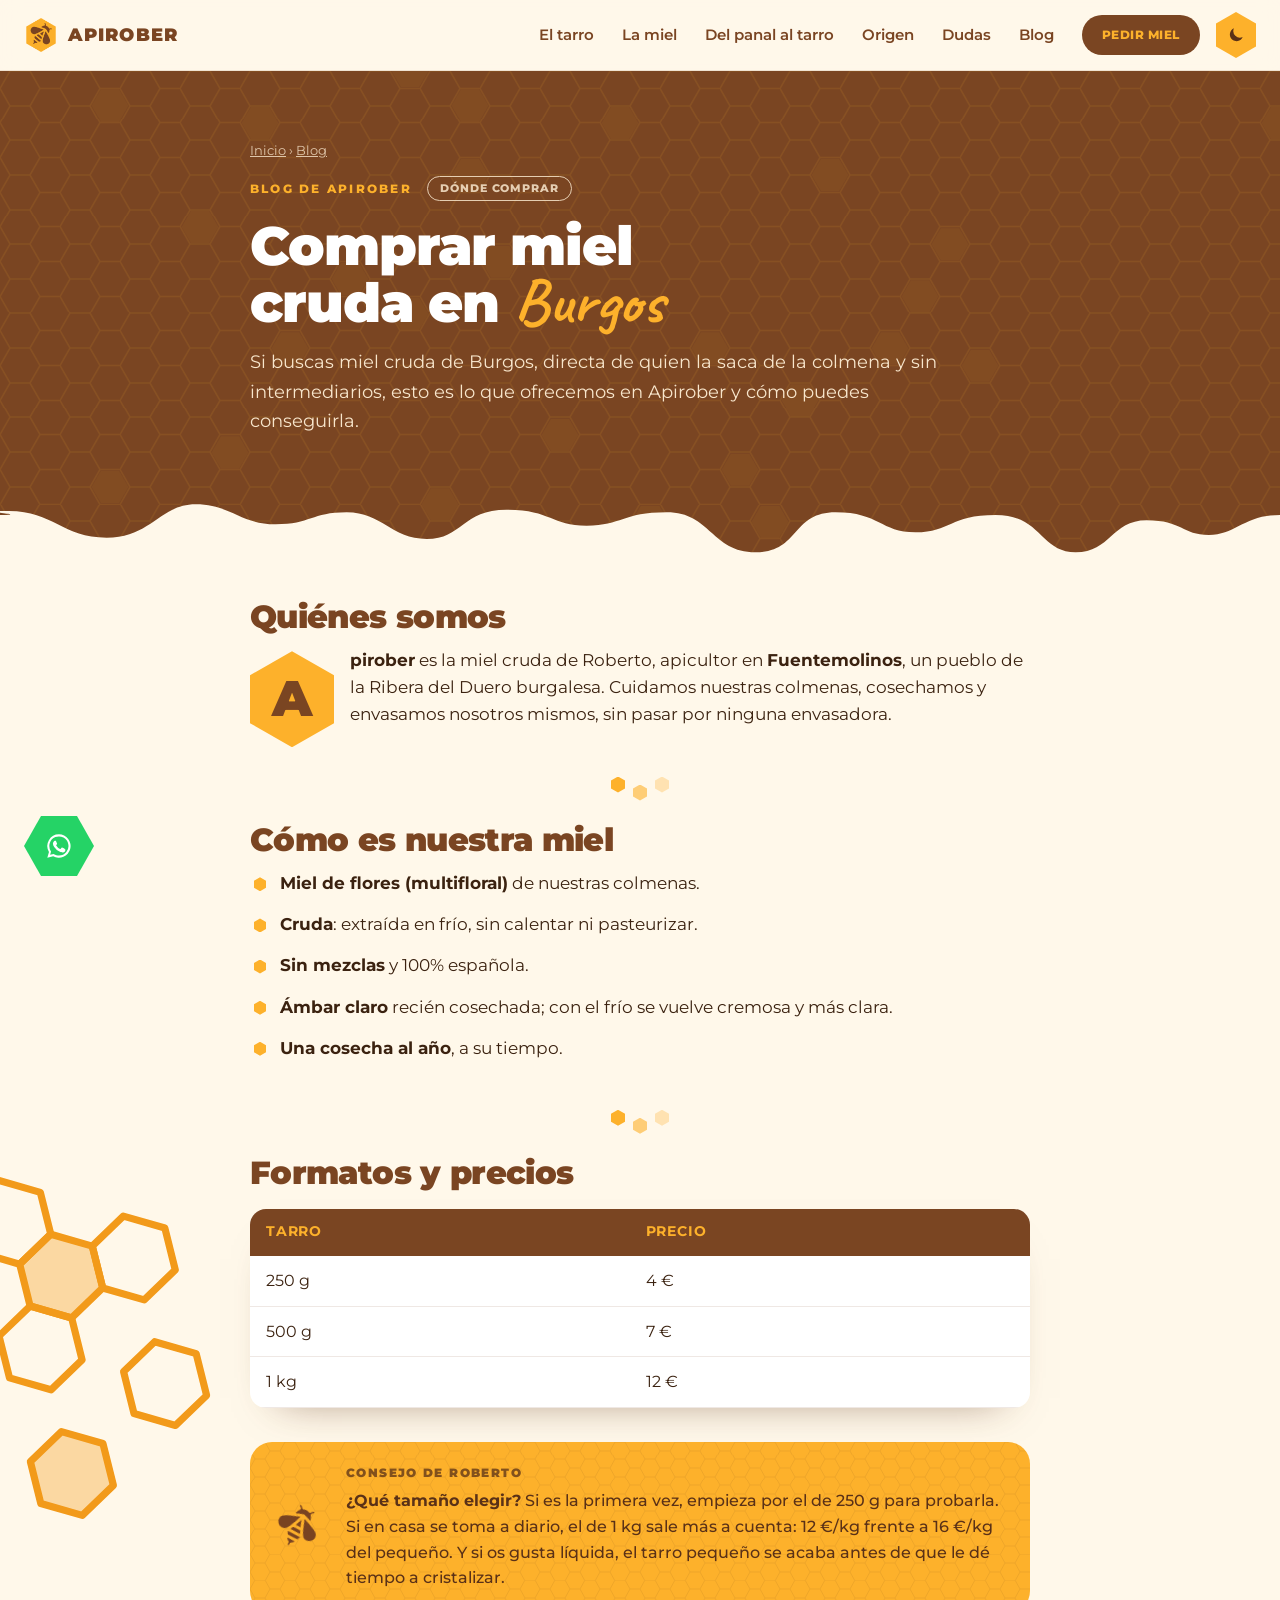
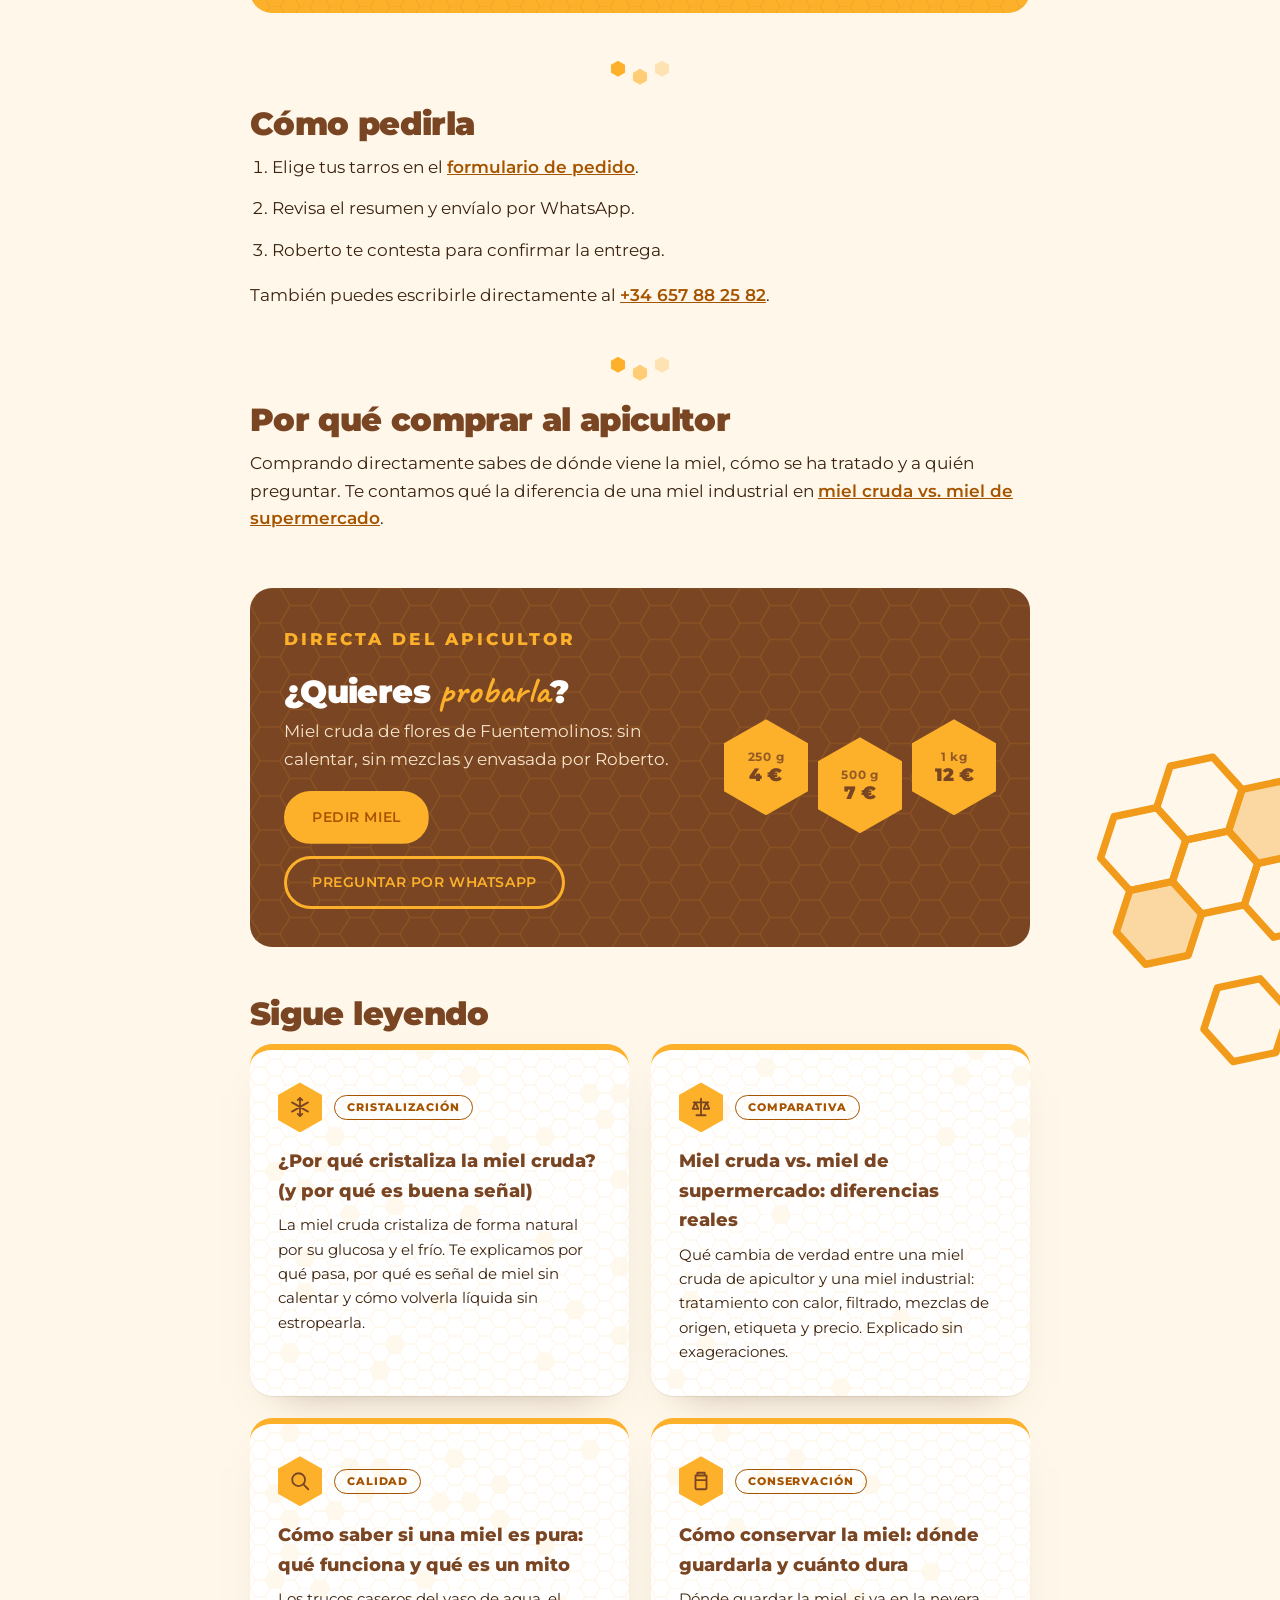
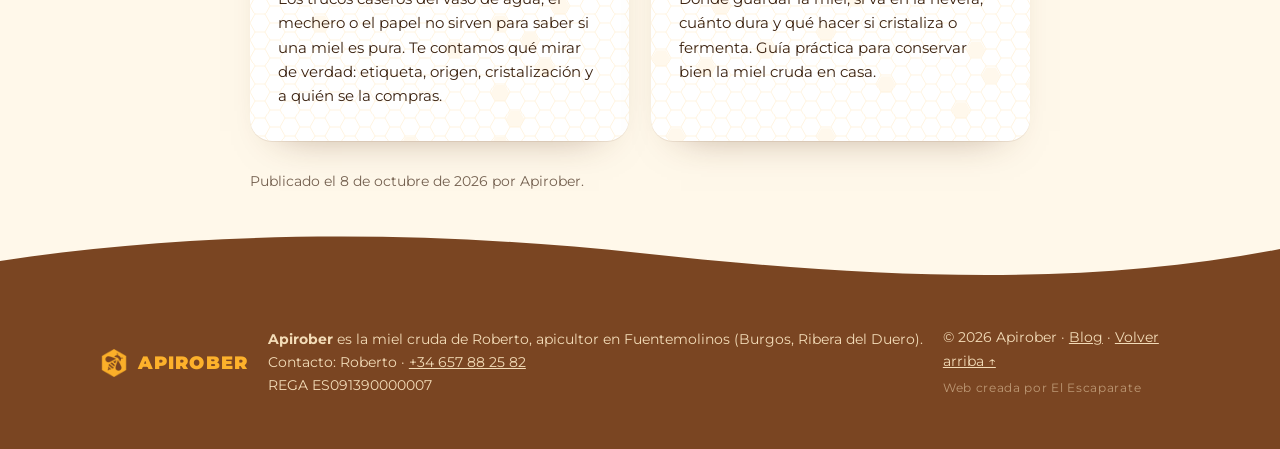
<file: blog/comprar-miel-cruda-en-burgos.html>
<!doctype html>
<html lang="es">
<head>
<meta charset="utf-8">
<meta name="viewport" content="width=device-width, initial-scale=1">
<title>Comprar miel cruda en Burgos, directa del apicultor · Apirober</title>
<meta name="description" content="Miel cruda de flores de Fuentemolinos (Burgos, Ribera del Duero) directa del apicultor: sin calentar ni mezclas, en tarros de 250 g, 500 g y 1 kg. Cómo pedirla y qué la hace distinta.">
<link rel="canonical" href="https://apirober.es/blog/comprar-miel-cruda-en-burgos">
<link rel="icon" href="/favicon.png?v=9" type="image/png" sizes="512x512">
<link rel="apple-touch-icon" href="/favicon.png?v=9">
<meta name="theme-color" content="#7a4522">
<meta property="og:type" content="article">
<meta property="og:site_name" content="Apirober">
<meta property="og:title" content="Comprar miel cruda en Burgos, directa del apicultor · Apirober">
<meta property="og:description" content="Miel cruda de flores de Fuentemolinos (Burgos, Ribera del Duero) directa del apicultor: sin calentar ni mezclas, en tarros de 250 g, 500 g y 1 kg. Cómo pedirla y qué la hace distinta.">
<meta property="og:url" content="https://apirober.es/blog/comprar-miel-cruda-en-burgos">
<meta property="og:locale" content="es_ES">
<meta property="og:image" content="https://apirober.es/assets/og.png?v=3">
<meta property="og:image:width" content="1200">
<meta property="og:image:height" content="630">
<meta name="twitter:card" content="summary_large_image">
<meta name="color-scheme" content="light dark">
<script>(function(){try{var tema=localStorage.getItem("tema");if(tema)document.documentElement.dataset.theme=tema}catch(e){}})()</script>
<link rel="preconnect" href="https://fonts.googleapis.com">
<link rel="preconnect" href="https://fonts.gstatic.com" crossorigin>
<link href="https://fonts.googleapis.com/css2?family=Caveat:wght@700&family=Montserrat:wght@400;500;600;700;800;900&display=swap" rel="stylesheet">
<link rel="stylesheet" href="/assets/style.css">
<style>
  .post-hero{background:var(--brown);color:#f8e6cc;padding:70px 0 60px}
  .post-hero h1{font-size:clamp(2rem,5vw,3.4rem);font-weight:900;line-height:1.05;letter-spacing:-.02em;color:#fff;margin:6px 0 16px;text-wrap:balance}
  .post-hero h1 .hand{color:var(--amber)}
  .post-hero .eyebrow{color:var(--amber)}
  .crumbs{font-size:.8rem;margin-bottom:14px;opacity:.8}.crumbs a{color:inherit}
  .post-hero .lead{margin-bottom:0;max-width:720px}
  .post{padding:60px 0 90px}
  .post h2{font-size:clamp(1.5rem,3vw,2rem);margin:44px 0 14px}
  .post h3{font-size:1.15rem;color:var(--head);margin:26px 0 8px}
  .post p,.post li{font-size:1.06rem;margin-bottom:14px}
  .post ul,.post ol{padding-left:22px;margin-bottom:18px}
  .post a{color:var(--accent);font-weight:600}
  .post-note{margin:34px 0;background:var(--amber);color:var(--brown-d);border-radius:var(--radius);padding:20px 26px;font-weight:500}
  .post-table{overflow-x:auto;margin:20px 0 26px;border-radius:16px;box-shadow:0 20px 40px -30px rgba(90,49,23,.6)}
  .post-table table{width:100%;border-collapse:collapse;background:var(--card)}
  .post-table th,.post-table td{padding:12px 16px;text-align:left;border-bottom:1px solid rgba(122,69,34,.12)}
  .post-table th{background:var(--brown);color:var(--amber);font-size:.85rem;text-transform:uppercase;letter-spacing:.06em}
  .post-cta{margin-top:50px;background:var(--brown);color:#f8e6cc;border-radius:var(--radius);padding:30px 28px;display:flex;flex-wrap:wrap;gap:18px;align-items:center;justify-content:space-between}
  .post-cta p{margin:0;font-weight:600;font-size:1.1rem}.post-cta b{color:var(--amber)}
  .more{margin-top:50px}.more h2{margin-top:0}
  .posts{list-style:none;padding:0!important;display:grid;grid-template-columns:repeat(auto-fill,minmax(280px,1fr));gap:22px}
  .posts li{margin:0!important}
  .posts a{display:block;height:100%;text-decoration:none;color:inherit!important;font-weight:inherit!important;transition:transform .2s}
  .posts a:hover{transform:translateY(-4px)}
  .posts h3{margin:0 0 8px;font-size:1.15rem;color:var(--head)}
  .posts p{font-size:.95rem!important;margin:0!important}
  .posts .card{height:100%}
  .tag{display:inline-block;padding:4px 12px;border-radius:999px;border:1.5px solid currentColor;font-size:.7rem;font-weight:800;letter-spacing:.08em;text-transform:uppercase;line-height:1.3}
  .post-hero .eyebrow .tag{margin-left:10px;color:#f8e6cc;opacity:.85;vertical-align:1px}
  .card-top{display:flex;align-items:center;gap:12px;margin-bottom:14px}
  .card-top .tag{color:var(--accent)}
  .card-ico{display:grid;place-items:center;width:44px;height:50px;flex:none;background:var(--amber);color:var(--brown);clip-path:polygon(50% 0,100% 25%,100% 75%,50% 100%,0 75%,0 25%);transition:rotate .4s}
  .card-ico svg{width:22px;height:22px}
  .posts a:hover .card-ico{rotate:60deg}.posts a:hover .card-ico svg{rotate:-60deg}
  .post-note{position:relative;isolation:isolate;overflow:hidden;padding:22px 26px 22px 96px;min-height:100px}
  .post-note::before{content:"";position:absolute;left:18px;top:50%;translate:0 -50%;width:60px;height:60px;background:url(/assets/abeja-sola.png) center/contain no-repeat;rotate:-12deg}
  .post-note::after{content:"";position:absolute;inset:0;z-index:-1;opacity:.12;background:url("data:image/svg+xml,%3Csvg xmlns='http://www.w3.org/2000/svg' width='60' height='34.641' viewBox='0 0 60 34.641'%3E%3Cpath d='M40 17.32 30 34.641H10L0 17.32 10 0h20zM40 17.32h20' fill='none' stroke='%235a3117' stroke-width='1.5'/%3E%3C/svg%3E") 0 0/30px 17.32px}
  .note-tag{display:block;font-size:.72rem;font-weight:900;letter-spacing:.12em;text-transform:uppercase;margin-bottom:6px;opacity:.75}
  @media (max-width:560px){.post-note{padding:84px 22px 22px}.post-note::before{top:16px;translate:none;left:22px;width:54px;height:54px}}
  .read-bar{position:fixed;top:0;left:0;right:0;height:5px;z-index:60;pointer-events:none}
  .read-bar span{display:block;height:100%;width:100%;background:linear-gradient(90deg,#e8900c,var(--amber));transform-origin:0 50%;transform:scaleX(var(--p,0));border-radius:0 4px 4px 0}
  .post-buy{position:relative;isolation:isolate;overflow:hidden;margin-top:56px;background:var(--brown);color:#f8e6cc;border-radius:var(--radius);padding:38px 34px;display:flex;flex-wrap:wrap;gap:30px;align-items:center;justify-content:space-between}
  .post-buy::after{content:"";position:absolute;inset:0;z-index:-1;opacity:.12;background:url("data:image/svg+xml,%3Csvg xmlns='http://www.w3.org/2000/svg' width='60' height='34.641' viewBox='0 0 60 34.641'%3E%3Cpath d='M40 17.32 30 34.641H10L0 17.32 10 0h20zM40 17.32h20' fill='none' stroke='%23fdb12b' stroke-width='1.5'/%3E%3C/svg%3E") 0 0/60px 34.641px}
  .pb-text{flex:1 1 300px}
  .post-buy .eyebrow{color:var(--amber)}
  .post-buy h2{margin:4px 0 10px!important;color:#fff}.post-buy h2 .hand{color:var(--amber)}
  .post-buy p{margin-bottom:18px}
  .pb-btns{display:flex;flex-wrap:wrap;gap:12px}
  .post-buy .btn{text-decoration:none}.post-buy .btn-ghost-light{color:var(--amber)!important}
  .pb-sizes{list-style:none;padding:0!important;margin:0!important;display:flex;gap:10px}
  .pb-sizes li{display:grid;place-content:center;text-align:center;width:84px;height:96px;margin:0!important;background:var(--amber);color:var(--brown);font-weight:900;font-size:1.15rem!important;line-height:1.15;clip-path:polygon(50% 0,100% 25%,100% 75%,50% 100%,0 75%,0 25%)}
  .pb-sizes li:nth-child(2){translate:0 18px}
  .pb-sizes b{display:block;font-size:.75rem;letter-spacing:.06em;opacity:.8}
  .cap{float:left;width:84px;height:96px;margin:4px 16px 0 0;display:grid;place-items:center;font-size:3.1rem;font-weight:900;line-height:1;background:var(--amber);color:var(--brown);clip-path:polygon(50% 0,100% 25%,100% 75%,50% 100%,0 75%,0 25%)}
  .sr{position:absolute;width:1px;height:1px;overflow:hidden;clip-path:inset(50%)}
  .sep{display:flex;justify-content:center;gap:8px;margin:48px 0 0}
  .sep i{width:14px;height:16px;background:var(--amber);clip-path:polygon(50% 0,100% 25%,100% 75%,50% 100%,0 75%,0 25%)}
  .sep i:nth-child(2){translate:0 8px;opacity:.6}.sep i:nth-child(3){opacity:.3}
  .sep+h2{margin-top:30px}
  .post .wrap>ul{list-style:none;padding-left:4px}
  .post .wrap>ul>li{position:relative;padding-left:26px}
  .post .wrap>ul>li::before{content:"";position:absolute;left:0;top:.42em;width:12px;height:14px;background:var(--amber);clip-path:polygon(50% 0,100% 25%,100% 75%,50% 100%,0 75%,0 25%)}
</style>
<script type="application/ld+json">
{"@context": "https://schema.org", "@graph": [{"@type": "BlogPosting", "@id": "https://apirober.es/blog/comprar-miel-cruda-en-burgos#post", "headline": "Comprar miel cruda en Burgos, directa del apicultor", "description": "Miel cruda de flores de Fuentemolinos (Burgos, Ribera del Duero) directa del apicultor: sin calentar ni mezclas, en tarros de 250 g, 500 g y 1 kg. Cómo pedirla y qué la hace distinta.", "url": "https://apirober.es/blog/comprar-miel-cruda-en-burgos", "mainEntityOfPage": "https://apirober.es/blog/comprar-miel-cruda-en-burgos", "datePublished": "2026-10-08", "dateModified": "2026-10-08", "inLanguage": "es", "wordCount": 259, "image": "https://apirober.es/assets/og.png?v=3", "author": {"@type": "Organization", "@id": "https://apirober.es/#org", "name": "Apirober", "url": "https://apirober.es/", "logo": "https://apirober.es/favicon.png"}, "publisher": {"@type": "Organization", "@id": "https://apirober.es/#org", "name": "Apirober", "url": "https://apirober.es/", "logo": "https://apirober.es/favicon.png"}}, {"@type": "BreadcrumbList", "itemListElement": [{"@type": "ListItem", "position": 1, "name": "Inicio", "item": "https://apirober.es/"}, {"@type": "ListItem", "position": 2, "name": "Blog", "item": "https://apirober.es/blog"}, {"@type": "ListItem", "position": 3, "name": "Comprar miel cruda en Burgos, directa del apicultor", "item": "https://apirober.es/blog/comprar-miel-cruda-en-burgos"}]}, {"@type": "FAQPage", "mainEntity": [{"@type": "Question", "name": "¿Dónde comprar miel cruda en Burgos?", "acceptedAnswer": {"@type": "Answer", "text": "Apirober vende miel cruda de flores de Fuentemolinos (Burgos) directamente del apicultor. Se pide en apirober.es o por WhatsApp al +34 657 88 25 82."}}, {"@type": "Question", "name": "¿Cuánto cuesta la miel de Apirober?", "acceptedAnswer": {"@type": "Answer", "text": "El tarro de 250 g cuesta 4 €, el de 500 g 7 € y el de 1 kg 12 €."}}]}]}
</script>
</head>
<body>
<a class="skip" href="#main">Saltar al contenido</a>
<header class="nav" id="top">
  <a class="brand" href="/" aria-label="Apirober, inicio">
    <img src="/assets/abeja.png?v=2" alt="" width="34" height="34"> APIROBER
  </a>
  <nav aria-label="Principal">
    <button class="nav-toggle" aria-expanded="false" aria-controls="menu">Menú</button>
    <ul id="menu">
      <li><a href="/#tarro">El tarro</a></li>
      <li><a href="/#miel">La miel</a></li>
      <li><a href="/#proceso">Del panal al tarro</a></li>
      <li><a href="/#origen">Origen</a></li>
      <li><a href="/#dudas">Dudas</a></li>
      <li><a href="/blog" aria-current="page">Blog</a></li>
      <li><a class="btn btn-sm" href="/#pedidos">Pedir miel</a></li>
    </ul>
    <button class="theme-toggle" type="button" aria-label="Cambiar a modo oscuro"><svg class="i-moon" viewBox="0 0 24 24" aria-hidden="true"><path d="M20 14.5A8 8 0 0 1 9.5 4a8 8 0 1 0 10.5 10.5z" fill="currentColor"/></svg><svg class="i-sun" viewBox="0 0 24 24" aria-hidden="true"><circle cx="12" cy="12" r="4.5" fill="currentColor"/><path d="M12 2v2.5M12 19.5V22M2 12h2.5M19.5 12H22M4.9 4.9l1.8 1.8M17.3 17.3l1.8 1.8M4.9 19.1l1.8-1.8M17.3 6.7l1.8-1.8" stroke="currentColor" stroke-width="2" stroke-linecap="round"/></svg></button>
  </nav>
</header>
<main id="main">
  <header class="post-hero">
    <div class="wrap narrow">
      <nav class="crumbs" aria-label="Migas de pan"><a href="/">Inicio</a> › <a href="/blog">Blog</a></nav>
      <p class="eyebrow">Blog de Apirober <span class="tag">Dónde comprar</span></p>
      <h1>Comprar miel cruda en <span class="hand">Burgos</span></h1>
      <p class="lead">Si buscas miel cruda de Burgos, directa de quien la saca de la colmena y sin intermediarios, esto es lo que ofrecemos en Apirober y cómo puedes conseguirla.</p>
    </div>
  </header>
  <div class="read-bar" aria-hidden="true"><span></span></div>
  <article class="post">
    <svg class="combs deco b2" aria-hidden="true" viewBox="-4 16 146 248"><use href="#comb2" x="-4" y="16"/></svg><svg class="combs deco b3" aria-hidden="true" viewBox="22 16 172 203"><use href="#comb3" x="22" y="16"/></svg>
    <div class="wrap narrow">

<h2>Quiénes somos</h2>
<p><b><span class="cap" aria-hidden="true">A</span><span class="sr">A</span>pirober</b> es la miel cruda de Roberto, apicultor en <b>Fuentemolinos</b>, un pueblo de la Ribera del Duero burgalesa. Cuidamos nuestras colmenas, cosechamos y envasamos nosotros mismos, sin pasar por ninguna envasadora.</p>

<div class="sep" aria-hidden="true"><i></i><i></i><i></i></div>
<h2>Cómo es nuestra miel</h2>
<ul>
  <li><b>Miel de flores (multifloral)</b> de nuestras colmenas.</li>
  <li><b>Cruda</b>: extraída en frío, sin calentar ni pasteurizar.</li>
  <li><b>Sin mezclas</b> y 100% española.</li>
  <li><b>Ámbar claro</b> recién cosechada; con el frío se vuelve cremosa y más clara.</li>
  <li><b>Una cosecha al año</b>, a su tiempo.</li>
</ul>

<div class="sep" aria-hidden="true"><i></i><i></i><i></i></div>
<h2>Formatos y precios</h2>
<div class="post-table"><table>
<thead><tr><th>Tarro</th><th>Precio</th></tr></thead>
<tbody>
<tr><td>250 g</td><td>4 €</td></tr>
<tr><td>500 g</td><td>7 €</td></tr>
<tr><td>1 kg</td><td>12 €</td></tr>
</tbody></table></div>

<div class="post-note"><span class="note-tag">Consejo de Roberto</span><b>¿Qué tamaño elegir?</b> Si es la primera vez, empieza por el de 250 g para probarla. Si en casa se toma a diario, el de 1 kg sale más a cuenta: 12 €/kg frente a 16 €/kg del pequeño. Y si os gusta líquida, el tarro pequeño se acaba antes de que le dé tiempo a cristalizar.</div>
<div class="sep" aria-hidden="true"><i></i><i></i><i></i></div>
<h2>Cómo pedirla</h2>
<ol>
  <li>Elige tus tarros en el <a href="/#pedidos">formulario de pedido</a>.</li>
  <li>Revisa el resumen y envíalo por WhatsApp.</li>
  <li>Roberto te contesta para confirmar la entrega.</li>
</ol>
<p>También puedes escribirle directamente al <a href="https://wa.me/34657882582">+34 657 88 25 82</a>.</p>

<div class="sep" aria-hidden="true"><i></i><i></i><i></i></div>
<h2>Por qué comprar al apicultor</h2>
<p>Comprando directamente sabes de dónde viene la miel, cómo se ha tratado y a quién preguntar. Te contamos qué la diferencia de una miel industrial en <a href="/blog/miel-cruda-vs-miel-de-supermercado">miel cruda vs. miel de supermercado</a>.</p>

      <aside class="post-buy">
        <div class="pb-text"><p class="eyebrow">Directa del apicultor</p><h2>¿Quieres <span class="hand">probarla</span>?</h2><p>Miel cruda de flores de Fuentemolinos: sin calentar, sin mezclas y envasada por Roberto.</p>
          <div class="pb-btns"><a class="btn btn-amber" href="/#pedidos">Pedir miel</a><a class="btn btn-ghost-light" href="https://wa.me/34657882582?text=Hola%20Roberto%2C%20quer%C3%ADa%20preguntar%20por%20la%20miel%20Apirober.">Preguntar por WhatsApp</a></div></div>
        <ul class="pb-sizes" aria-label="Formatos y precios"><li><b>250 g</b>4 €</li><li><b>500 g</b>7 €</li><li><b>1 kg</b>12 €</li></ul>
      </aside>
      <section class="more"><h2>Sigue leyendo</h2><ul class="posts"><li><a href="/blog/por-que-cristaliza-la-miel-cruda"><article class="card"><div class="card-top"><span class="card-ico" aria-hidden="true"><svg viewBox="0 0 24 24" fill="none" stroke="currentColor" stroke-width="2" stroke-linecap="round" stroke-linejoin="round"><path d="M12 2v20M3.3 7l17.4 10M20.7 7 3.3 17M12 2l-2.5 2.5M12 2l2.5 2.5M12 22l-2.5-2.5M12 22l2.5-2.5"/></svg></span><span class="tag">Cristalización</span></div><h3>¿Por qué cristaliza la miel cruda? (y por qué es buena señal)</h3><p>La miel cruda cristaliza de forma natural por su glucosa y el frío. Te explicamos por qué pasa, por qué es señal de miel sin calentar y cómo volverla líquida sin estropearla.</p></article></a></li><li><a href="/blog/miel-cruda-vs-miel-de-supermercado"><article class="card"><div class="card-top"><span class="card-ico" aria-hidden="true"><svg viewBox="0 0 24 24" fill="none" stroke="currentColor" stroke-width="2" stroke-linecap="round" stroke-linejoin="round"><path d="M12 3v18M7 21h10M4 7h16M6 7l-3 7h6zM18 7l-3 7h6z"/></svg></span><span class="tag">Comparativa</span></div><h3>Miel cruda vs. miel de supermercado: diferencias reales</h3><p>Qué cambia de verdad entre una miel cruda de apicultor y una miel industrial: tratamiento con calor, filtrado, mezclas de origen, etiqueta y precio. Explicado sin exageraciones.</p></article></a></li><li><a href="/blog/como-saber-si-una-miel-es-pura"><article class="card"><div class="card-top"><span class="card-ico" aria-hidden="true"><svg viewBox="0 0 24 24" fill="none" stroke="currentColor" stroke-width="2" stroke-linecap="round" stroke-linejoin="round"><path d="M10.5 3.5a7 7 0 1 0 0 14 7 7 0 0 0 0-14zM15.5 15.5 21 21"/></svg></span><span class="tag">Calidad</span></div><h3>Cómo saber si una miel es pura: qué funciona y qué es un mito</h3><p>Los trucos caseros del vaso de agua, el mechero o el papel no sirven para saber si una miel es pura. Te contamos qué mirar de verdad: etiqueta, origen, cristalización y a quién se la compras.</p></article></a></li><li><a href="/blog/como-conservar-la-miel"><article class="card"><div class="card-top"><span class="card-ico" aria-hidden="true"><svg viewBox="0 0 24 24" fill="none" stroke="currentColor" stroke-width="2" stroke-linecap="round" stroke-linejoin="round"><path d="M8 3h8v3H8zM6 6h12v14a1 1 0 0 1-1 1H7a1 1 0 0 1-1-1zM6 11h12"/></svg></span><span class="tag">Conservación</span></div><h3>Cómo conservar la miel: dónde guardarla y cuánto dura</h3><p>Dónde guardar la miel, si va en la nevera, cuánto dura y qué hacer si cristaliza o fermenta. Guía práctica para conservar bien la miel cruda en casa.</p></article></a></li></ul></section>
      <p style="margin-top:30px;font-size:.85rem;opacity:.7">Publicado el 8 de octubre de 2026 por Apirober.</p>
    </div>
  </article>
</main>

<footer class="foot hex-top">
  <div class="wrap foot-in">
    <p class="brand"><img src="/assets/abeja.png?v=2" alt="" width="28" height="28"> APIROBER</p>
    <p><b>Apirober</b> es la miel cruda de Roberto, apicultor en Fuentemolinos (Burgos, Ribera del Duero).<br>Contacto: Roberto · <a href="https://wa.me/34657882582">+34 657 88 25 82</a><br>REGA ES091390000007</p>
    <p>© <span id="y">2026</span> Apirober · <a href="/blog">Blog</a> · <a href="#top">Volver arriba ↑</a><br><a class="credit" href="https://elescaparateweb.com" target="_blank" rel="noopener">Web creada por El Escaparate</a></p>
  </div>
</footer>
<div class="mobile-cta"><span>¿Dudas? Habla con Roberto</span><a class="btn btn-amber btn-sm wa-btn" href="https://wa.me/34657882582?text=Hola%20Roberto%2C%20quer%C3%ADa%20preguntar%20por%20la%20miel%20Apirober." target="_blank" rel="noopener"><svg viewBox="0 0 24 24" aria-hidden="true"><path fill="currentColor" d="M12 2a10 10 0 0 0-8.6 15.1L2 22l5-1.3A10 10 0 1 0 12 2zm0 18.2c-1.5 0-3-.4-4.3-1.2l-.3-.2-3 .8.8-2.9-.2-.3A8.2 8.2 0 1 1 12 20.2zm4.5-6.1c-.2-.1-1.5-.7-1.7-.8s-.4-.1-.6.1-.7.8-.8 1-.3.2-.5.1a6.7 6.7 0 0 1-3.3-2.9c-.3-.4.2-.4.7-1.4.1-.2 0-.3 0-.4l-.8-1.8c-.2-.5-.4-.4-.6-.4h-.5a1 1 0 0 0-.7.3 3 3 0 0 0-.9 2.2 5.2 5.2 0 0 0 1.1 2.7 11.8 11.8 0 0 0 4.5 4c1.7.7 2.3.8 3.2.7.5-.1 1.5-.6 1.7-1.2s.2-1.1.2-1.2-.2-.2-.4-.3z"/></svg>WhatsApp</a></div>
<a class="wa-fab" href="https://wa.me/34657882582?text=Hola%20Roberto%2C%20quer%C3%ADa%20preguntar%20por%20la%20miel%20Apirober." target="_blank" rel="noopener" aria-label="Escribir a Roberto por WhatsApp"><svg viewBox="0 0 24 24" aria-hidden="true"><path fill="currentColor" d="M12 2a10 10 0 0 0-8.6 15.1L2 22l5-1.3A10 10 0 1 0 12 2zm0 18.2c-1.5 0-3-.4-4.3-1.2l-.3-.2-3 .8.8-2.9-.2-.3A8.2 8.2 0 1 1 12 20.2zm4.5-6.1c-.2-.1-1.5-.7-1.7-.8s-.4-.1-.6.1-.7.8-.8 1-.3.2-.5.1a6.7 6.7 0 0 1-3.3-2.9c-.3-.4.2-.4.7-1.4.1-.2 0-.3 0-.4l-.8-1.8c-.2-.5-.4-.4-.6-.4h-.5a1 1 0 0 0-.7.3 3 3 0 0 0-.9 2.2 5.2 5.2 0 0 0 1.1 2.7 11.8 11.8 0 0 0 4.5 4c1.7.7 2.3.8 3.2.7.5-.1 1.5-.6 1.7-1.2s.2-1.1.2-1.2-.2-.2-.4-.3z"/></svg><span>Escríbenos</span></a>
<svg width="0" height="0" style="position:absolute" aria-hidden="true">
  <symbol id="comb2" viewBox="-4 16 146 248">
    <g fill="none" stroke="currentColor" stroke-width="5" stroke-linejoin="round"><path d="M30 20l26 15v30L30 80 4 65V35z"/><path d="M56 65l26 15v30L56 125 30 110V80z" fill="currentColor" fill-opacity=".35"/><path d="M108 65l26 15v30L108 125 82 110V80z"/><path d="M30 110l26 15v30L30 170 4 155V125z"/><path d="M108 155l26 15v30L108 215 82 200V170z"/><path d="M30 200l26 15v30L30 260 4 245V215z" fill="currentColor" fill-opacity=".35"/></g>
  </symbol>
  <symbol id="comb3" viewBox="22 16 172 203">
    <g fill="none" stroke="currentColor" stroke-width="5" stroke-linejoin="round"><path d="M82 20l26 15v30L82 80 56 65V35z"/><path d="M134 20l26 15v30L134 80 108 65V35z" fill="currentColor" fill-opacity=".35"/><path d="M56 65l26 15v30L56 125 30 110V80z"/><path d="M108 65l26 15v30L108 125 82 110V80z"/><path d="M160 65l26 15v30L160 125 134 110V80z"/><path d="M82 110l26 15v30L82 170 56 155V125z" fill="currentColor" fill-opacity=".35"/><path d="M160 155l26 15v30L160 215 134 200V170z"/></g>
  </symbol>
  <symbol id="comb4" viewBox="-4 16 224 158">
    <g fill="none" stroke="currentColor" stroke-width="5" stroke-linejoin="round"><path d="M30 20l26 15v30L30 80 4 65V35z" fill="currentColor" fill-opacity=".35"/><path d="M82 20l26 15v30L82 80 56 65V35z"/><path d="M134 20l26 15v30L134 80 108 65V35z"/><path d="M186 20l26 15v30L186 80 160 65V35z"/><path d="M108 65l26 15v30L108 125 82 110V80z"/><path d="M160 65l26 15v30L160 125 134 110V80z" fill="currentColor" fill-opacity=".35"/><path d="M30 110l26 15v30L30 170 4 155V125z"/><path d="M186 110l26 15v30L186 170 160 155V125z"/></g>
  </symbol>
  <symbol id="comb" viewBox="0 0 260 300">
    <g fill="none" stroke="currentColor" stroke-width="5" stroke-linejoin="round">
      <path d="M30 20l26 15v30L30 80 4 65V35z"/><path d="M82 20l26 15v30L82 80 56 65V35z"/>
      <path d="M56 65l26 15v30l-26 15-26-15V80z"/><path d="M108 65l26 15v30l-26 15-26-15V80z"/>
      <path d="M160 65l26 15v30l-26 15-26-15V80z"/><path d="M82 110l26 15v30l-26 15-26-15v-30z"/>
      <path d="M134 110l26 15v30l-26 15-26-15v-30z"/><path d="M186 110l26 15v30l-26 15-26-15v-30z"/>
      <path d="M160 155l26 15v30l-26 15-26-15v-30z"/><path d="M212 155l26 15v30l-26 15-26-15v-30z"/>
      <path d="M186 200l26 15v30l-26 15-26-15v-30z"/>
    </g>
  </symbol>
</svg>
<script src="/assets/blog.js" defer></script>
<script src="/assets/hexfill.js" defer></script>
<script src="/assets/lenis.min.js" defer></script>
<script src="/assets/scroll.js" defer></script>
</body>
</html>
</file>
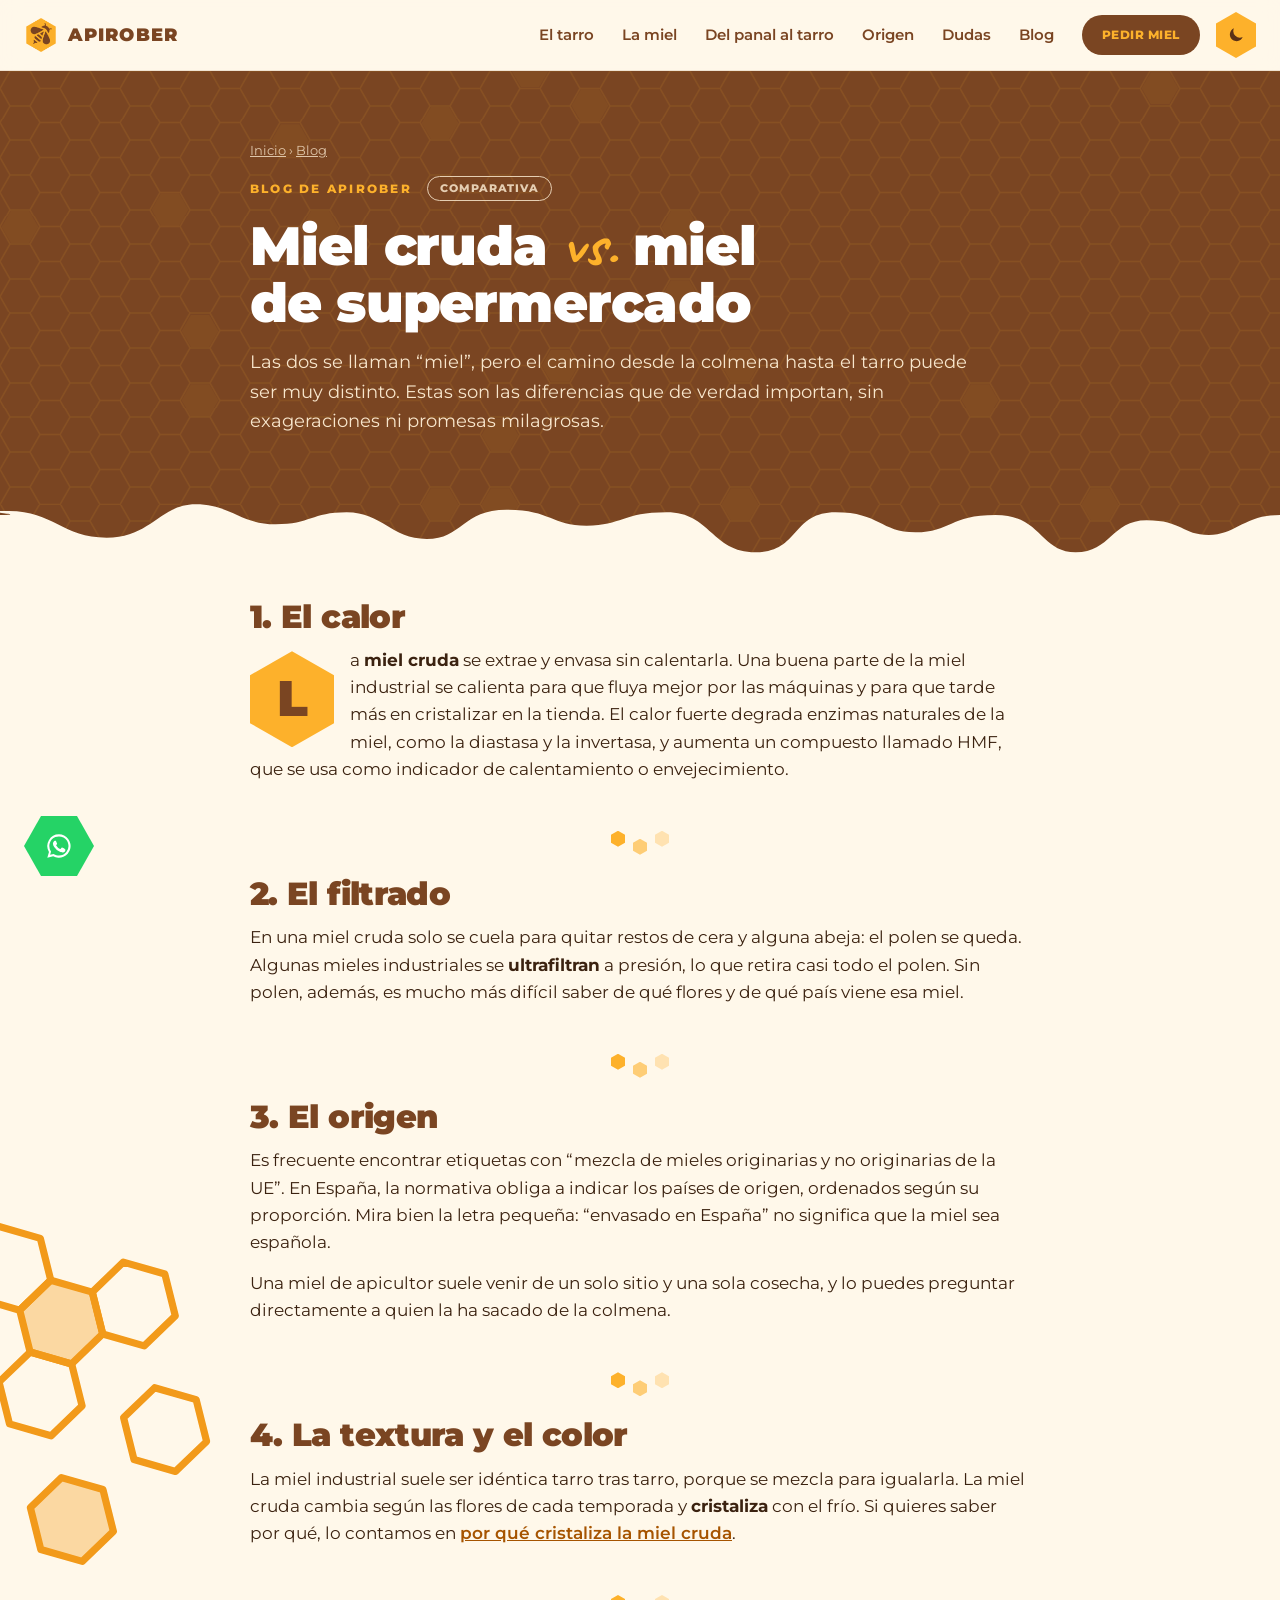
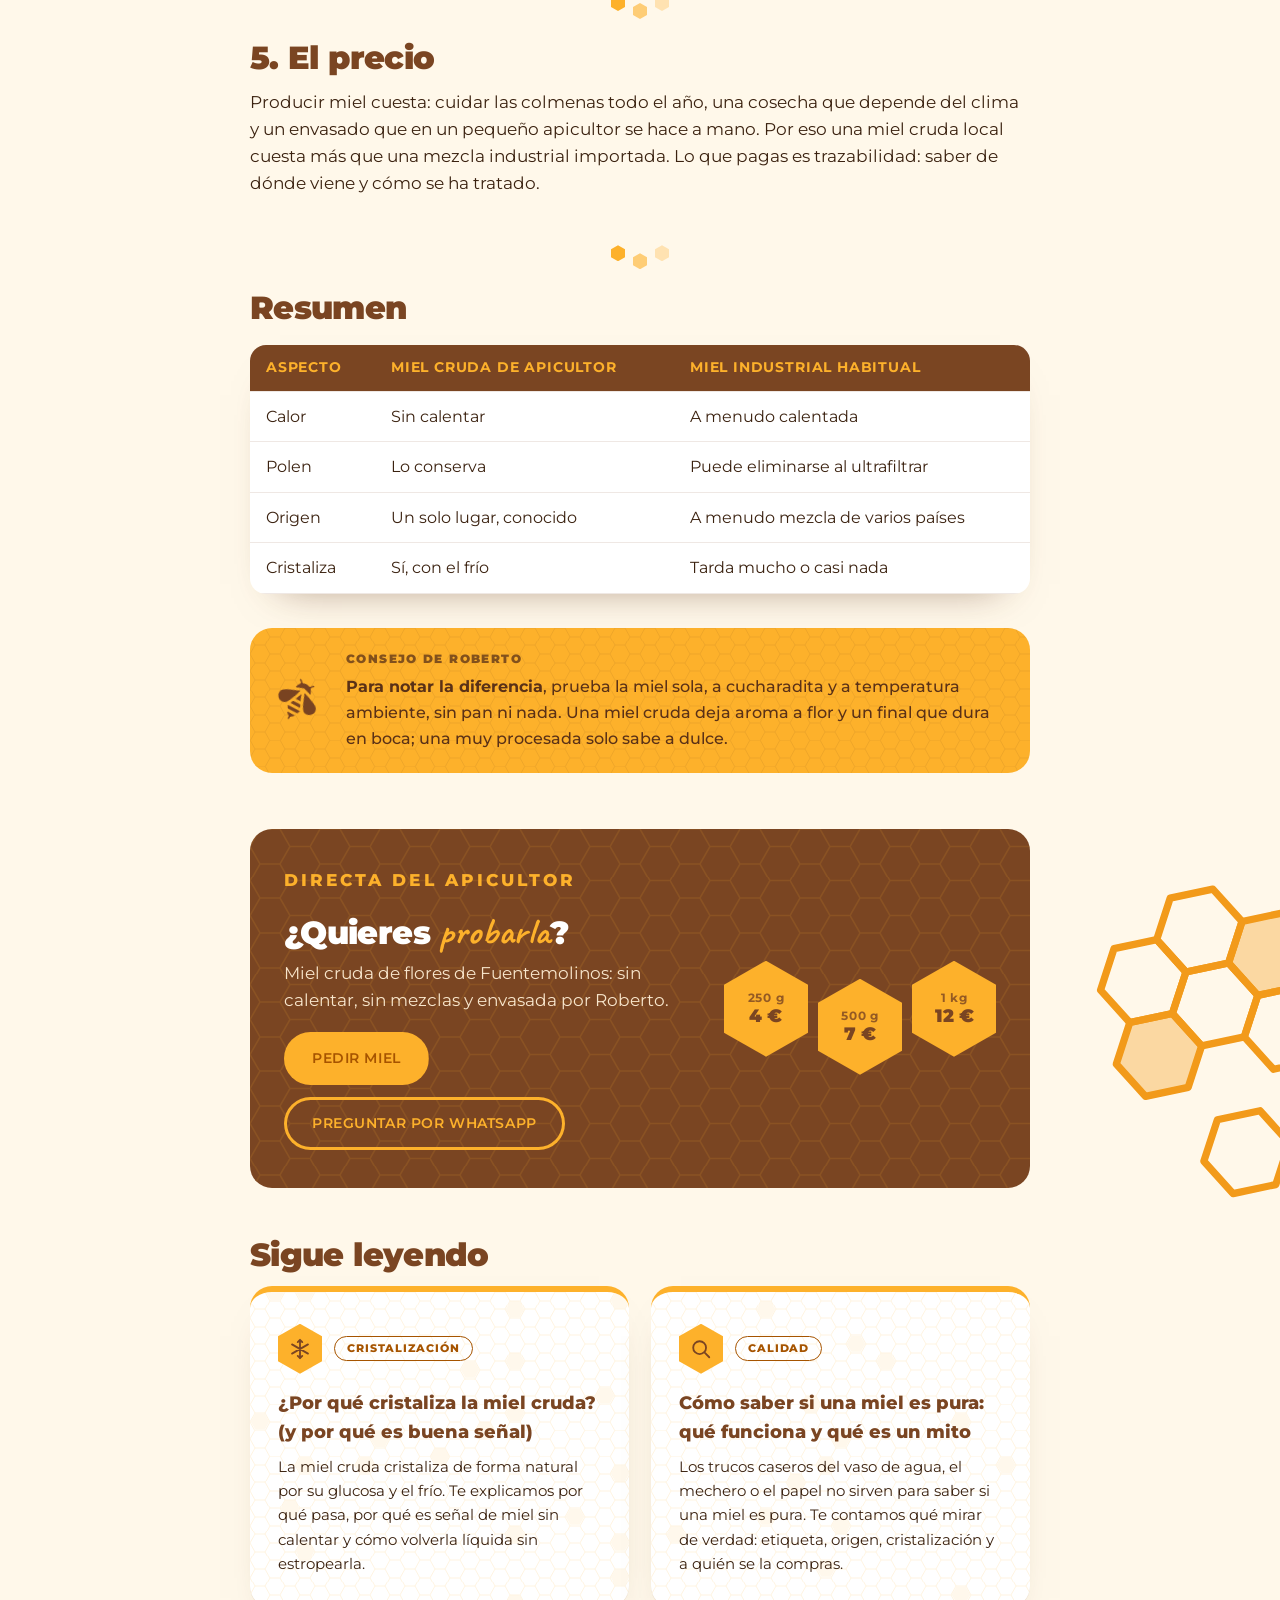
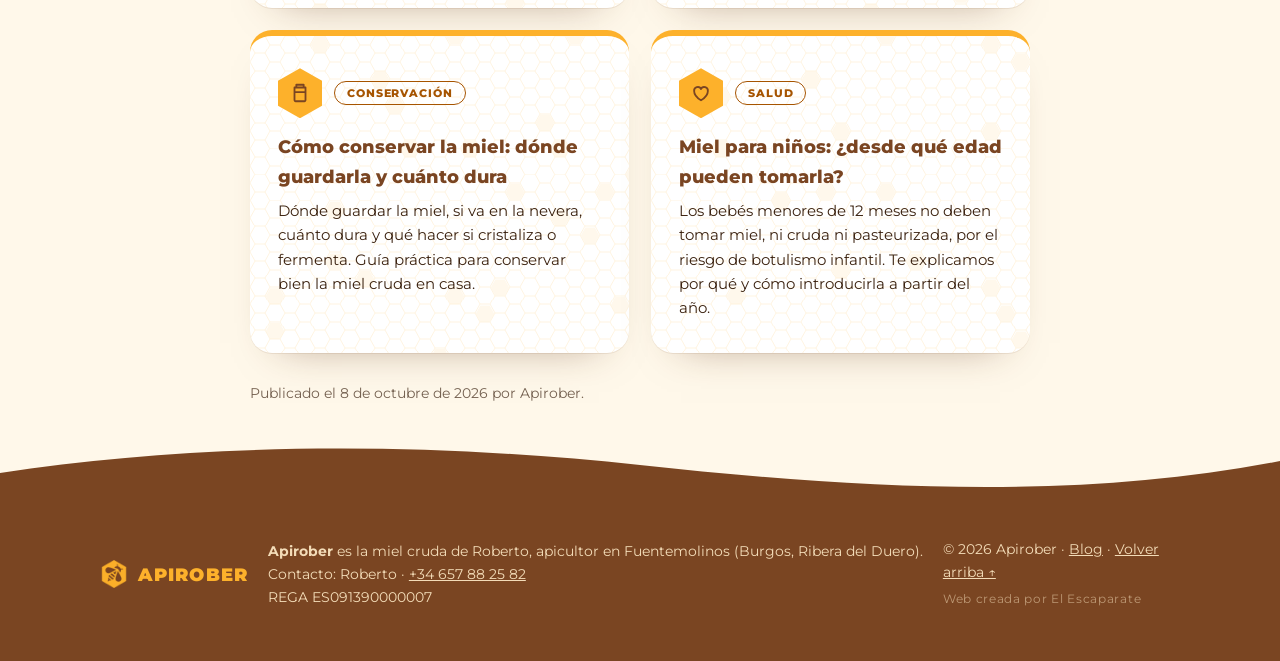
<file: blog/miel-cruda-vs-miel-de-supermercado.html>
<!doctype html>
<html lang="es">
<head>
<meta charset="utf-8">
<meta name="viewport" content="width=device-width, initial-scale=1">
<title>Miel cruda vs. miel de supermercado: diferencias reales · Apirober</title>
<meta name="description" content="Qué cambia de verdad entre una miel cruda de apicultor y una miel industrial: tratamiento con calor, filtrado, mezclas de origen, etiqueta y precio. Explicado sin exageraciones.">
<link rel="canonical" href="https://apirober.es/blog/miel-cruda-vs-miel-de-supermercado">
<link rel="icon" href="/favicon.png?v=9" type="image/png" sizes="512x512">
<link rel="apple-touch-icon" href="/favicon.png?v=9">
<meta name="theme-color" content="#7a4522">
<meta property="og:type" content="article">
<meta property="og:site_name" content="Apirober">
<meta property="og:title" content="Miel cruda vs. miel de supermercado: diferencias reales · Apirober">
<meta property="og:description" content="Qué cambia de verdad entre una miel cruda de apicultor y una miel industrial: tratamiento con calor, filtrado, mezclas de origen, etiqueta y precio. Explicado sin exageraciones.">
<meta property="og:url" content="https://apirober.es/blog/miel-cruda-vs-miel-de-supermercado">
<meta property="og:locale" content="es_ES">
<meta property="og:image" content="https://apirober.es/assets/og.png?v=3">
<meta property="og:image:width" content="1200">
<meta property="og:image:height" content="630">
<meta name="twitter:card" content="summary_large_image">
<meta name="color-scheme" content="light dark">
<script>(function(){try{var tema=localStorage.getItem("tema");if(tema)document.documentElement.dataset.theme=tema}catch(e){}})()</script>
<link rel="preconnect" href="https://fonts.googleapis.com">
<link rel="preconnect" href="https://fonts.gstatic.com" crossorigin>
<link href="https://fonts.googleapis.com/css2?family=Caveat:wght@700&family=Montserrat:wght@400;500;600;700;800;900&display=swap" rel="stylesheet">
<link rel="stylesheet" href="/assets/style.css">
<style>
  .post-hero{background:var(--brown);color:#f8e6cc;padding:70px 0 60px}
  .post-hero h1{font-size:clamp(2rem,5vw,3.4rem);font-weight:900;line-height:1.05;letter-spacing:-.02em;color:#fff;margin:6px 0 16px;text-wrap:balance}
  .post-hero h1 .hand{color:var(--amber)}
  .post-hero .eyebrow{color:var(--amber)}
  .crumbs{font-size:.8rem;margin-bottom:14px;opacity:.8}.crumbs a{color:inherit}
  .post-hero .lead{margin-bottom:0;max-width:720px}
  .post{padding:60px 0 90px}
  .post h2{font-size:clamp(1.5rem,3vw,2rem);margin:44px 0 14px}
  .post h3{font-size:1.15rem;color:var(--head);margin:26px 0 8px}
  .post p,.post li{font-size:1.06rem;margin-bottom:14px}
  .post ul,.post ol{padding-left:22px;margin-bottom:18px}
  .post a{color:var(--accent);font-weight:600}
  .post-note{margin:34px 0;background:var(--amber);color:var(--brown-d);border-radius:var(--radius);padding:20px 26px;font-weight:500}
  .post-table{overflow-x:auto;margin:20px 0 26px;border-radius:16px;box-shadow:0 20px 40px -30px rgba(90,49,23,.6)}
  .post-table table{width:100%;border-collapse:collapse;background:var(--card)}
  .post-table th,.post-table td{padding:12px 16px;text-align:left;border-bottom:1px solid rgba(122,69,34,.12)}
  .post-table th{background:var(--brown);color:var(--amber);font-size:.85rem;text-transform:uppercase;letter-spacing:.06em}
  .post-cta{margin-top:50px;background:var(--brown);color:#f8e6cc;border-radius:var(--radius);padding:30px 28px;display:flex;flex-wrap:wrap;gap:18px;align-items:center;justify-content:space-between}
  .post-cta p{margin:0;font-weight:600;font-size:1.1rem}.post-cta b{color:var(--amber)}
  .more{margin-top:50px}.more h2{margin-top:0}
  .posts{list-style:none;padding:0!important;display:grid;grid-template-columns:repeat(auto-fill,minmax(280px,1fr));gap:22px}
  .posts li{margin:0!important}
  .posts a{display:block;height:100%;text-decoration:none;color:inherit!important;font-weight:inherit!important;transition:transform .2s}
  .posts a:hover{transform:translateY(-4px)}
  .posts h3{margin:0 0 8px;font-size:1.15rem;color:var(--head)}
  .posts p{font-size:.95rem!important;margin:0!important}
  .posts .card{height:100%}
  .tag{display:inline-block;padding:4px 12px;border-radius:999px;border:1.5px solid currentColor;font-size:.7rem;font-weight:800;letter-spacing:.08em;text-transform:uppercase;line-height:1.3}
  .post-hero .eyebrow .tag{margin-left:10px;color:#f8e6cc;opacity:.85;vertical-align:1px}
  .card-top{display:flex;align-items:center;gap:12px;margin-bottom:14px}
  .card-top .tag{color:var(--accent)}
  .card-ico{display:grid;place-items:center;width:44px;height:50px;flex:none;background:var(--amber);color:var(--brown);clip-path:polygon(50% 0,100% 25%,100% 75%,50% 100%,0 75%,0 25%);transition:rotate .4s}
  .card-ico svg{width:22px;height:22px}
  .posts a:hover .card-ico{rotate:60deg}.posts a:hover .card-ico svg{rotate:-60deg}
  .post-note{position:relative;isolation:isolate;overflow:hidden;padding:22px 26px 22px 96px;min-height:100px}
  .post-note::before{content:"";position:absolute;left:18px;top:50%;translate:0 -50%;width:60px;height:60px;background:url(/assets/abeja-sola.png) center/contain no-repeat;rotate:-12deg}
  .post-note::after{content:"";position:absolute;inset:0;z-index:-1;opacity:.12;background:url("data:image/svg+xml,%3Csvg xmlns='http://www.w3.org/2000/svg' width='60' height='34.641' viewBox='0 0 60 34.641'%3E%3Cpath d='M40 17.32 30 34.641H10L0 17.32 10 0h20zM40 17.32h20' fill='none' stroke='%235a3117' stroke-width='1.5'/%3E%3C/svg%3E") 0 0/30px 17.32px}
  .note-tag{display:block;font-size:.72rem;font-weight:900;letter-spacing:.12em;text-transform:uppercase;margin-bottom:6px;opacity:.75}
  @media (max-width:560px){.post-note{padding:84px 22px 22px}.post-note::before{top:16px;translate:none;left:22px;width:54px;height:54px}}
  .read-bar{position:fixed;top:0;left:0;right:0;height:5px;z-index:60;pointer-events:none}
  .read-bar span{display:block;height:100%;width:100%;background:linear-gradient(90deg,#e8900c,var(--amber));transform-origin:0 50%;transform:scaleX(var(--p,0));border-radius:0 4px 4px 0}
  .post-buy{position:relative;isolation:isolate;overflow:hidden;margin-top:56px;background:var(--brown);color:#f8e6cc;border-radius:var(--radius);padding:38px 34px;display:flex;flex-wrap:wrap;gap:30px;align-items:center;justify-content:space-between}
  .post-buy::after{content:"";position:absolute;inset:0;z-index:-1;opacity:.12;background:url("data:image/svg+xml,%3Csvg xmlns='http://www.w3.org/2000/svg' width='60' height='34.641' viewBox='0 0 60 34.641'%3E%3Cpath d='M40 17.32 30 34.641H10L0 17.32 10 0h20zM40 17.32h20' fill='none' stroke='%23fdb12b' stroke-width='1.5'/%3E%3C/svg%3E") 0 0/60px 34.641px}
  .pb-text{flex:1 1 300px}
  .post-buy .eyebrow{color:var(--amber)}
  .post-buy h2{margin:4px 0 10px!important;color:#fff}.post-buy h2 .hand{color:var(--amber)}
  .post-buy p{margin-bottom:18px}
  .pb-btns{display:flex;flex-wrap:wrap;gap:12px}
  .post-buy .btn{text-decoration:none}.post-buy .btn-ghost-light{color:var(--amber)!important}
  .pb-sizes{list-style:none;padding:0!important;margin:0!important;display:flex;gap:10px}
  .pb-sizes li{display:grid;place-content:center;text-align:center;width:84px;height:96px;margin:0!important;background:var(--amber);color:var(--brown);font-weight:900;font-size:1.15rem!important;line-height:1.15;clip-path:polygon(50% 0,100% 25%,100% 75%,50% 100%,0 75%,0 25%)}
  .pb-sizes li:nth-child(2){translate:0 18px}
  .pb-sizes b{display:block;font-size:.75rem;letter-spacing:.06em;opacity:.8}
  .cap{float:left;width:84px;height:96px;margin:4px 16px 0 0;display:grid;place-items:center;font-size:3.1rem;font-weight:900;line-height:1;background:var(--amber);color:var(--brown);clip-path:polygon(50% 0,100% 25%,100% 75%,50% 100%,0 75%,0 25%)}
  .sr{position:absolute;width:1px;height:1px;overflow:hidden;clip-path:inset(50%)}
  .sep{display:flex;justify-content:center;gap:8px;margin:48px 0 0}
  .sep i{width:14px;height:16px;background:var(--amber);clip-path:polygon(50% 0,100% 25%,100% 75%,50% 100%,0 75%,0 25%)}
  .sep i:nth-child(2){translate:0 8px;opacity:.6}.sep i:nth-child(3){opacity:.3}
  .sep+h2{margin-top:30px}
  .post .wrap>ul{list-style:none;padding-left:4px}
  .post .wrap>ul>li{position:relative;padding-left:26px}
  .post .wrap>ul>li::before{content:"";position:absolute;left:0;top:.42em;width:12px;height:14px;background:var(--amber);clip-path:polygon(50% 0,100% 25%,100% 75%,50% 100%,0 75%,0 25%)}
</style>
<script type="application/ld+json">
{"@context": "https://schema.org", "@graph": [{"@type": "BlogPosting", "@id": "https://apirober.es/blog/miel-cruda-vs-miel-de-supermercado#post", "headline": "Miel cruda vs. miel de supermercado: diferencias reales", "description": "Qué cambia de verdad entre una miel cruda de apicultor y una miel industrial: tratamiento con calor, filtrado, mezclas de origen, etiqueta y precio. Explicado sin exageraciones.", "url": "https://apirober.es/blog/miel-cruda-vs-miel-de-supermercado", "mainEntityOfPage": "https://apirober.es/blog/miel-cruda-vs-miel-de-supermercado", "datePublished": "2026-10-08", "dateModified": "2026-10-08", "inLanguage": "es", "wordCount": 421, "image": "https://apirober.es/assets/og.png?v=3", "author": {"@type": "Organization", "@id": "https://apirober.es/#org", "name": "Apirober", "url": "https://apirober.es/", "logo": "https://apirober.es/favicon.png"}, "publisher": {"@type": "Organization", "@id": "https://apirober.es/#org", "name": "Apirober", "url": "https://apirober.es/", "logo": "https://apirober.es/favicon.png"}}, {"@type": "BreadcrumbList", "itemListElement": [{"@type": "ListItem", "position": 1, "name": "Inicio", "item": "https://apirober.es/"}, {"@type": "ListItem", "position": 2, "name": "Blog", "item": "https://apirober.es/blog"}, {"@type": "ListItem", "position": 3, "name": "Miel cruda vs. miel de supermercado: diferencias reales", "item": "https://apirober.es/blog/miel-cruda-vs-miel-de-supermercado"}]}, {"@type": "FAQPage", "mainEntity": [{"@type": "Question", "name": "¿Qué diferencia hay entre miel cruda y miel normal?", "acceptedAnswer": {"@type": "Answer", "text": "La miel cruda no se calienta ni se ultrafiltra, así que conserva su polen y sus enzimas naturales y cristaliza con el frío. Muchas mieles industriales se calientan, se filtran y se mezclan de varios orígenes."}}, {"@type": "Question", "name": "¿“Envasado en España” significa que la miel es española?", "acceptedAnswer": {"@type": "Answer", "text": "No. Hay que mirar los países de origen que indica la etiqueta; el lugar de envasado no dice de dónde viene la miel."}}]}]}
</script>
</head>
<body>
<a class="skip" href="#main">Saltar al contenido</a>
<header class="nav" id="top">
  <a class="brand" href="/" aria-label="Apirober, inicio">
    <img src="/assets/abeja.png?v=2" alt="" width="34" height="34"> APIROBER
  </a>
  <nav aria-label="Principal">
    <button class="nav-toggle" aria-expanded="false" aria-controls="menu">Menú</button>
    <ul id="menu">
      <li><a href="/#tarro">El tarro</a></li>
      <li><a href="/#miel">La miel</a></li>
      <li><a href="/#proceso">Del panal al tarro</a></li>
      <li><a href="/#origen">Origen</a></li>
      <li><a href="/#dudas">Dudas</a></li>
      <li><a href="/blog" aria-current="page">Blog</a></li>
      <li><a class="btn btn-sm" href="/#pedidos">Pedir miel</a></li>
    </ul>
    <button class="theme-toggle" type="button" aria-label="Cambiar a modo oscuro"><svg class="i-moon" viewBox="0 0 24 24" aria-hidden="true"><path d="M20 14.5A8 8 0 0 1 9.5 4a8 8 0 1 0 10.5 10.5z" fill="currentColor"/></svg><svg class="i-sun" viewBox="0 0 24 24" aria-hidden="true"><circle cx="12" cy="12" r="4.5" fill="currentColor"/><path d="M12 2v2.5M12 19.5V22M2 12h2.5M19.5 12H22M4.9 4.9l1.8 1.8M17.3 17.3l1.8 1.8M4.9 19.1l1.8-1.8M17.3 6.7l1.8-1.8" stroke="currentColor" stroke-width="2" stroke-linecap="round"/></svg></button>
  </nav>
</header>
<main id="main">
  <header class="post-hero">
    <div class="wrap narrow">
      <nav class="crumbs" aria-label="Migas de pan"><a href="/">Inicio</a> › <a href="/blog">Blog</a></nav>
      <p class="eyebrow">Blog de Apirober <span class="tag">Comparativa</span></p>
      <h1>Miel cruda <span class="hand">vs.</span> miel de supermercado</h1>
      <p class="lead">Las dos se llaman “miel”, pero el camino desde la colmena hasta el tarro puede ser muy distinto. Estas son las diferencias que de verdad importan, sin exageraciones ni promesas milagrosas.</p>
    </div>
  </header>
  <div class="read-bar" aria-hidden="true"><span></span></div>
  <article class="post">
    <svg class="combs deco b2" aria-hidden="true" viewBox="-4 16 146 248"><use href="#comb2" x="-4" y="16"/></svg><svg class="combs deco b3" aria-hidden="true" viewBox="22 16 172 203"><use href="#comb3" x="22" y="16"/></svg>
    <div class="wrap narrow">

<h2>1. El calor</h2>
<p><span class="cap" aria-hidden="true">L</span><span class="sr">L</span>a <b>miel cruda</b> se extrae y envasa sin calentarla. Una buena parte de la miel industrial se calienta para que fluya mejor por las máquinas y para que tarde más en cristalizar en la tienda. El calor fuerte degrada enzimas naturales de la miel, como la diastasa y la invertasa, y aumenta un compuesto llamado HMF, que se usa como indicador de calentamiento o envejecimiento.</p>

<div class="sep" aria-hidden="true"><i></i><i></i><i></i></div>
<h2>2. El filtrado</h2>
<p>En una miel cruda solo se cuela para quitar restos de cera y alguna abeja: el polen se queda. Algunas mieles industriales se <b>ultrafiltran</b> a presión, lo que retira casi todo el polen. Sin polen, además, es mucho más difícil saber de qué flores y de qué país viene esa miel.</p>

<div class="sep" aria-hidden="true"><i></i><i></i><i></i></div>
<h2>3. El origen</h2>
<p>Es frecuente encontrar etiquetas con “mezcla de mieles originarias y no originarias de la UE”. En España, la normativa obliga a indicar los países de origen, ordenados según su proporción. Mira bien la letra pequeña: “envasado en España” no significa que la miel sea española.</p>
<p>Una miel de apicultor suele venir de un solo sitio y una sola cosecha, y lo puedes preguntar directamente a quien la ha sacado de la colmena.</p>

<div class="sep" aria-hidden="true"><i></i><i></i><i></i></div>
<h2>4. La textura y el color</h2>
<p>La miel industrial suele ser idéntica tarro tras tarro, porque se mezcla para igualarla. La miel cruda cambia según las flores de cada temporada y <b>cristaliza</b> con el frío. Si quieres saber por qué, lo contamos en <a href="/blog/por-que-cristaliza-la-miel-cruda">por qué cristaliza la miel cruda</a>.</p>

<div class="sep" aria-hidden="true"><i></i><i></i><i></i></div>
<h2>5. El precio</h2>
<p>Producir miel cuesta: cuidar las colmenas todo el año, una cosecha que depende del clima y un envasado que en un pequeño apicultor se hace a mano. Por eso una miel cruda local cuesta más que una mezcla industrial importada. Lo que pagas es trazabilidad: saber de dónde viene y cómo se ha tratado.</p>

<div class="sep" aria-hidden="true"><i></i><i></i><i></i></div>
<h2>Resumen</h2>
<div class="post-table"><table>
<thead><tr><th>Aspecto</th><th>Miel cruda de apicultor</th><th>Miel industrial habitual</th></tr></thead>
<tbody>
<tr><td>Calor</td><td>Sin calentar</td><td>A menudo calentada</td></tr>
<tr><td>Polen</td><td>Lo conserva</td><td>Puede eliminarse al ultrafiltrar</td></tr>
<tr><td>Origen</td><td>Un solo lugar, conocido</td><td>A menudo mezcla de varios países</td></tr>
<tr><td>Cristaliza</td><td>Sí, con el frío</td><td>Tarda mucho o casi nada</td></tr>
</tbody></table></div>

<div class="post-note"><span class="note-tag">Consejo de Roberto</span><b>Para notar la diferencia</b>, prueba la miel sola, a cucharadita y a temperatura ambiente, sin pan ni nada. Una miel cruda deja aroma a flor y un final que dura en boca; una muy procesada solo sabe a dulce.</div>

      <aside class="post-buy">
        <div class="pb-text"><p class="eyebrow">Directa del apicultor</p><h2>¿Quieres <span class="hand">probarla</span>?</h2><p>Miel cruda de flores de Fuentemolinos: sin calentar, sin mezclas y envasada por Roberto.</p>
          <div class="pb-btns"><a class="btn btn-amber" href="/#pedidos">Pedir miel</a><a class="btn btn-ghost-light" href="https://wa.me/34657882582?text=Hola%20Roberto%2C%20quer%C3%ADa%20preguntar%20por%20la%20miel%20Apirober.">Preguntar por WhatsApp</a></div></div>
        <ul class="pb-sizes" aria-label="Formatos y precios"><li><b>250 g</b>4 €</li><li><b>500 g</b>7 €</li><li><b>1 kg</b>12 €</li></ul>
      </aside>
      <section class="more"><h2>Sigue leyendo</h2><ul class="posts"><li><a href="/blog/por-que-cristaliza-la-miel-cruda"><article class="card"><div class="card-top"><span class="card-ico" aria-hidden="true"><svg viewBox="0 0 24 24" fill="none" stroke="currentColor" stroke-width="2" stroke-linecap="round" stroke-linejoin="round"><path d="M12 2v20M3.3 7l17.4 10M20.7 7 3.3 17M12 2l-2.5 2.5M12 2l2.5 2.5M12 22l-2.5-2.5M12 22l2.5-2.5"/></svg></span><span class="tag">Cristalización</span></div><h3>¿Por qué cristaliza la miel cruda? (y por qué es buena señal)</h3><p>La miel cruda cristaliza de forma natural por su glucosa y el frío. Te explicamos por qué pasa, por qué es señal de miel sin calentar y cómo volverla líquida sin estropearla.</p></article></a></li><li><a href="/blog/como-saber-si-una-miel-es-pura"><article class="card"><div class="card-top"><span class="card-ico" aria-hidden="true"><svg viewBox="0 0 24 24" fill="none" stroke="currentColor" stroke-width="2" stroke-linecap="round" stroke-linejoin="round"><path d="M10.5 3.5a7 7 0 1 0 0 14 7 7 0 0 0 0-14zM15.5 15.5 21 21"/></svg></span><span class="tag">Calidad</span></div><h3>Cómo saber si una miel es pura: qué funciona y qué es un mito</h3><p>Los trucos caseros del vaso de agua, el mechero o el papel no sirven para saber si una miel es pura. Te contamos qué mirar de verdad: etiqueta, origen, cristalización y a quién se la compras.</p></article></a></li><li><a href="/blog/como-conservar-la-miel"><article class="card"><div class="card-top"><span class="card-ico" aria-hidden="true"><svg viewBox="0 0 24 24" fill="none" stroke="currentColor" stroke-width="2" stroke-linecap="round" stroke-linejoin="round"><path d="M8 3h8v3H8zM6 6h12v14a1 1 0 0 1-1 1H7a1 1 0 0 1-1-1zM6 11h12"/></svg></span><span class="tag">Conservación</span></div><h3>Cómo conservar la miel: dónde guardarla y cuánto dura</h3><p>Dónde guardar la miel, si va en la nevera, cuánto dura y qué hacer si cristaliza o fermenta. Guía práctica para conservar bien la miel cruda en casa.</p></article></a></li><li><a href="/blog/miel-para-ninos-desde-que-edad"><article class="card"><div class="card-top"><span class="card-ico" aria-hidden="true"><svg viewBox="0 0 24 24" fill="none" stroke="currentColor" stroke-width="2" stroke-linecap="round" stroke-linejoin="round"><path d="M12 20s-7.5-4.6-7.5-10.2A4 4 0 0 1 12 7.6a4 4 0 0 1 7.5 2.2C19.5 15.4 12 20 12 20z"/></svg></span><span class="tag">Salud</span></div><h3>Miel para niños: ¿desde qué edad pueden tomarla?</h3><p>Los bebés menores de 12 meses no deben tomar miel, ni cruda ni pasteurizada, por el riesgo de botulismo infantil. Te explicamos por qué y cómo introducirla a partir del año.</p></article></a></li></ul></section>
      <p style="margin-top:30px;font-size:.85rem;opacity:.7">Publicado el 8 de octubre de 2026 por Apirober.</p>
    </div>
  </article>
</main>

<footer class="foot hex-top">
  <div class="wrap foot-in">
    <p class="brand"><img src="/assets/abeja.png?v=2" alt="" width="28" height="28"> APIROBER</p>
    <p><b>Apirober</b> es la miel cruda de Roberto, apicultor en Fuentemolinos (Burgos, Ribera del Duero).<br>Contacto: Roberto · <a href="https://wa.me/34657882582">+34 657 88 25 82</a><br>REGA ES091390000007</p>
    <p>© <span id="y">2026</span> Apirober · <a href="/blog">Blog</a> · <a href="#top">Volver arriba ↑</a><br><a class="credit" href="https://elescaparateweb.com" target="_blank" rel="noopener">Web creada por El Escaparate</a></p>
  </div>
</footer>
<div class="mobile-cta"><span>¿Dudas? Habla con Roberto</span><a class="btn btn-amber btn-sm wa-btn" href="https://wa.me/34657882582?text=Hola%20Roberto%2C%20quer%C3%ADa%20preguntar%20por%20la%20miel%20Apirober." target="_blank" rel="noopener"><svg viewBox="0 0 24 24" aria-hidden="true"><path fill="currentColor" d="M12 2a10 10 0 0 0-8.6 15.1L2 22l5-1.3A10 10 0 1 0 12 2zm0 18.2c-1.5 0-3-.4-4.3-1.2l-.3-.2-3 .8.8-2.9-.2-.3A8.2 8.2 0 1 1 12 20.2zm4.5-6.1c-.2-.1-1.5-.7-1.7-.8s-.4-.1-.6.1-.7.8-.8 1-.3.2-.5.1a6.7 6.7 0 0 1-3.3-2.9c-.3-.4.2-.4.7-1.4.1-.2 0-.3 0-.4l-.8-1.8c-.2-.5-.4-.4-.6-.4h-.5a1 1 0 0 0-.7.3 3 3 0 0 0-.9 2.2 5.2 5.2 0 0 0 1.1 2.7 11.8 11.8 0 0 0 4.5 4c1.7.7 2.3.8 3.2.7.5-.1 1.5-.6 1.7-1.2s.2-1.1.2-1.2-.2-.2-.4-.3z"/></svg>WhatsApp</a></div>
<a class="wa-fab" href="https://wa.me/34657882582?text=Hola%20Roberto%2C%20quer%C3%ADa%20preguntar%20por%20la%20miel%20Apirober." target="_blank" rel="noopener" aria-label="Escribir a Roberto por WhatsApp"><svg viewBox="0 0 24 24" aria-hidden="true"><path fill="currentColor" d="M12 2a10 10 0 0 0-8.6 15.1L2 22l5-1.3A10 10 0 1 0 12 2zm0 18.2c-1.5 0-3-.4-4.3-1.2l-.3-.2-3 .8.8-2.9-.2-.3A8.2 8.2 0 1 1 12 20.2zm4.5-6.1c-.2-.1-1.5-.7-1.7-.8s-.4-.1-.6.1-.7.8-.8 1-.3.2-.5.1a6.7 6.7 0 0 1-3.3-2.9c-.3-.4.2-.4.7-1.4.1-.2 0-.3 0-.4l-.8-1.8c-.2-.5-.4-.4-.6-.4h-.5a1 1 0 0 0-.7.3 3 3 0 0 0-.9 2.2 5.2 5.2 0 0 0 1.1 2.7 11.8 11.8 0 0 0 4.5 4c1.7.7 2.3.8 3.2.7.5-.1 1.5-.6 1.7-1.2s.2-1.1.2-1.2-.2-.2-.4-.3z"/></svg><span>Escríbenos</span></a>
<svg width="0" height="0" style="position:absolute" aria-hidden="true">
  <symbol id="comb2" viewBox="-4 16 146 248">
    <g fill="none" stroke="currentColor" stroke-width="5" stroke-linejoin="round"><path d="M30 20l26 15v30L30 80 4 65V35z"/><path d="M56 65l26 15v30L56 125 30 110V80z" fill="currentColor" fill-opacity=".35"/><path d="M108 65l26 15v30L108 125 82 110V80z"/><path d="M30 110l26 15v30L30 170 4 155V125z"/><path d="M108 155l26 15v30L108 215 82 200V170z"/><path d="M30 200l26 15v30L30 260 4 245V215z" fill="currentColor" fill-opacity=".35"/></g>
  </symbol>
  <symbol id="comb3" viewBox="22 16 172 203">
    <g fill="none" stroke="currentColor" stroke-width="5" stroke-linejoin="round"><path d="M82 20l26 15v30L82 80 56 65V35z"/><path d="M134 20l26 15v30L134 80 108 65V35z" fill="currentColor" fill-opacity=".35"/><path d="M56 65l26 15v30L56 125 30 110V80z"/><path d="M108 65l26 15v30L108 125 82 110V80z"/><path d="M160 65l26 15v30L160 125 134 110V80z"/><path d="M82 110l26 15v30L82 170 56 155V125z" fill="currentColor" fill-opacity=".35"/><path d="M160 155l26 15v30L160 215 134 200V170z"/></g>
  </symbol>
  <symbol id="comb4" viewBox="-4 16 224 158">
    <g fill="none" stroke="currentColor" stroke-width="5" stroke-linejoin="round"><path d="M30 20l26 15v30L30 80 4 65V35z" fill="currentColor" fill-opacity=".35"/><path d="M82 20l26 15v30L82 80 56 65V35z"/><path d="M134 20l26 15v30L134 80 108 65V35z"/><path d="M186 20l26 15v30L186 80 160 65V35z"/><path d="M108 65l26 15v30L108 125 82 110V80z"/><path d="M160 65l26 15v30L160 125 134 110V80z" fill="currentColor" fill-opacity=".35"/><path d="M30 110l26 15v30L30 170 4 155V125z"/><path d="M186 110l26 15v30L186 170 160 155V125z"/></g>
  </symbol>
  <symbol id="comb" viewBox="0 0 260 300">
    <g fill="none" stroke="currentColor" stroke-width="5" stroke-linejoin="round">
      <path d="M30 20l26 15v30L30 80 4 65V35z"/><path d="M82 20l26 15v30L82 80 56 65V35z"/>
      <path d="M56 65l26 15v30l-26 15-26-15V80z"/><path d="M108 65l26 15v30l-26 15-26-15V80z"/>
      <path d="M160 65l26 15v30l-26 15-26-15V80z"/><path d="M82 110l26 15v30l-26 15-26-15v-30z"/>
      <path d="M134 110l26 15v30l-26 15-26-15v-30z"/><path d="M186 110l26 15v30l-26 15-26-15v-30z"/>
      <path d="M160 155l26 15v30l-26 15-26-15v-30z"/><path d="M212 155l26 15v30l-26 15-26-15v-30z"/>
      <path d="M186 200l26 15v30l-26 15-26-15v-30z"/>
    </g>
  </symbol>
</svg>
<script src="/assets/blog.js" defer></script>
<script src="/assets/hexfill.js" defer></script>
<script src="/assets/lenis.min.js" defer></script>
<script src="/assets/scroll.js" defer></script>
</body>
</html>
</file>
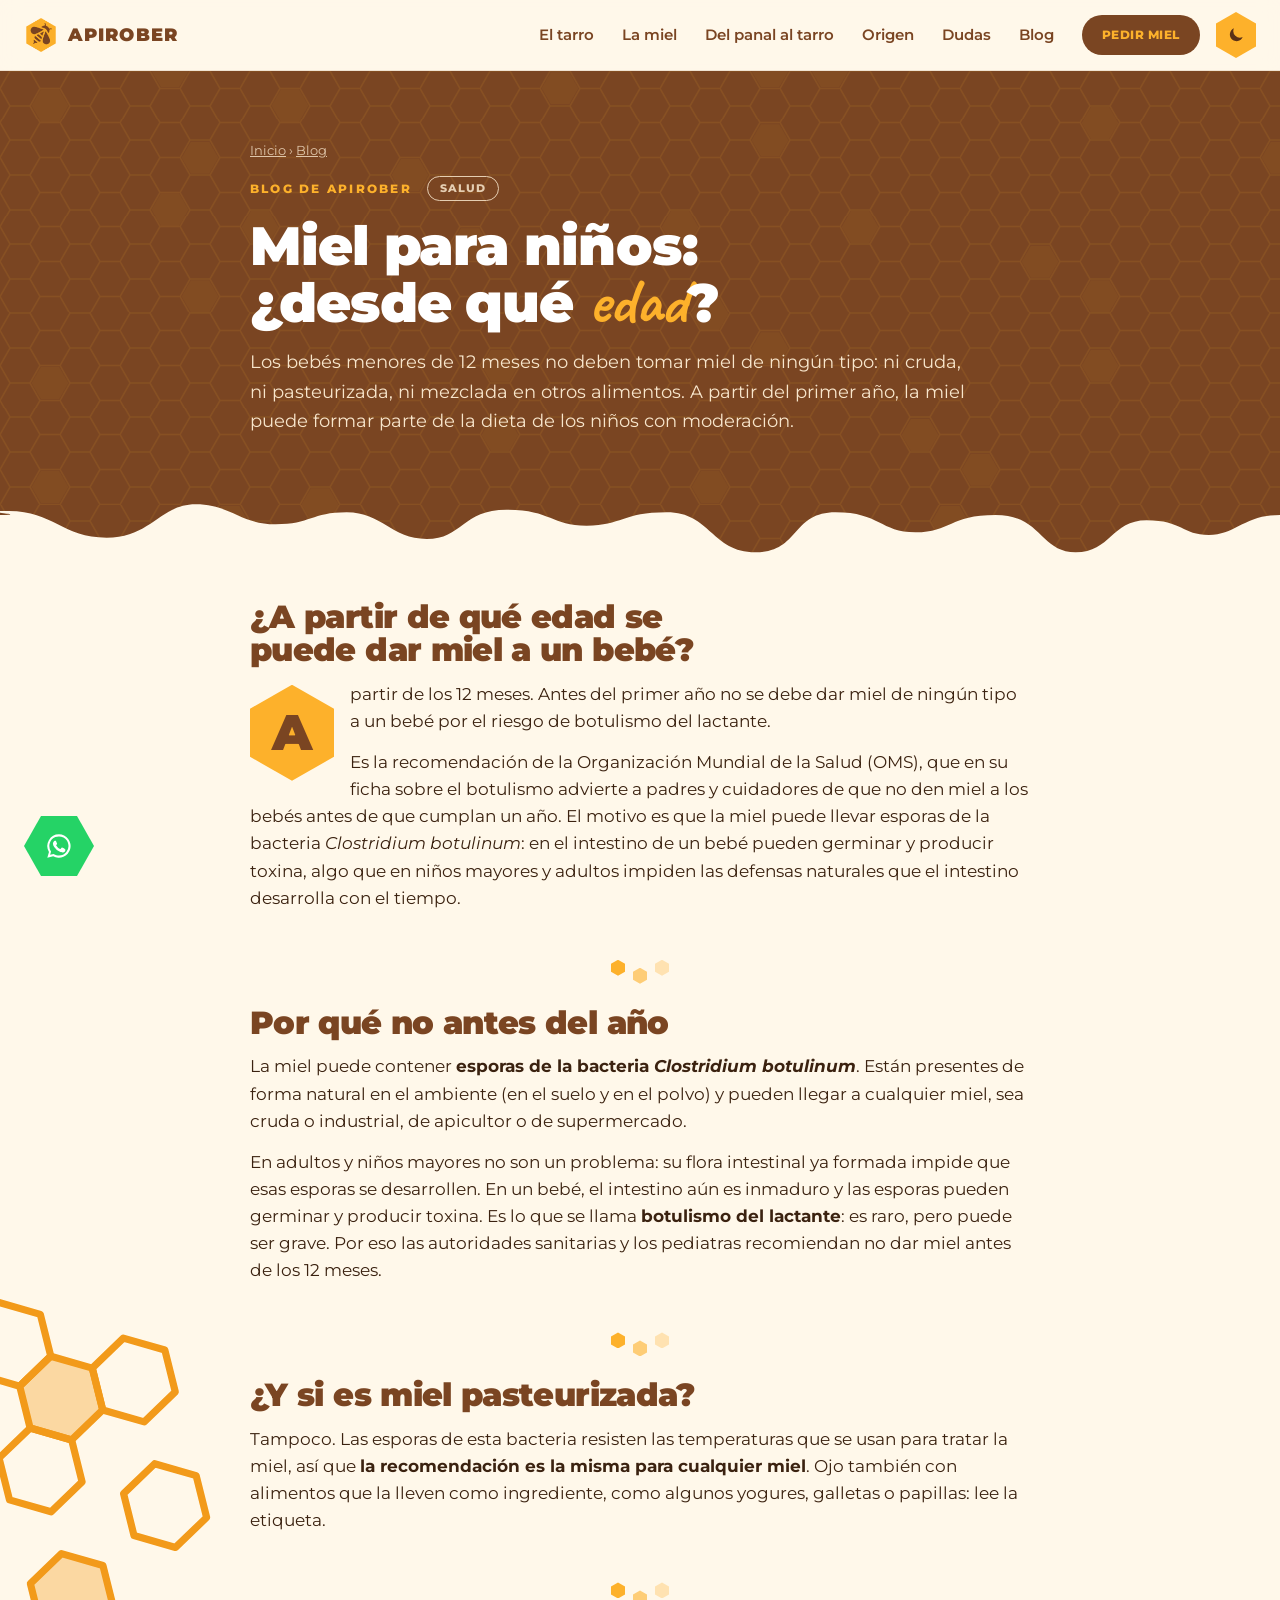
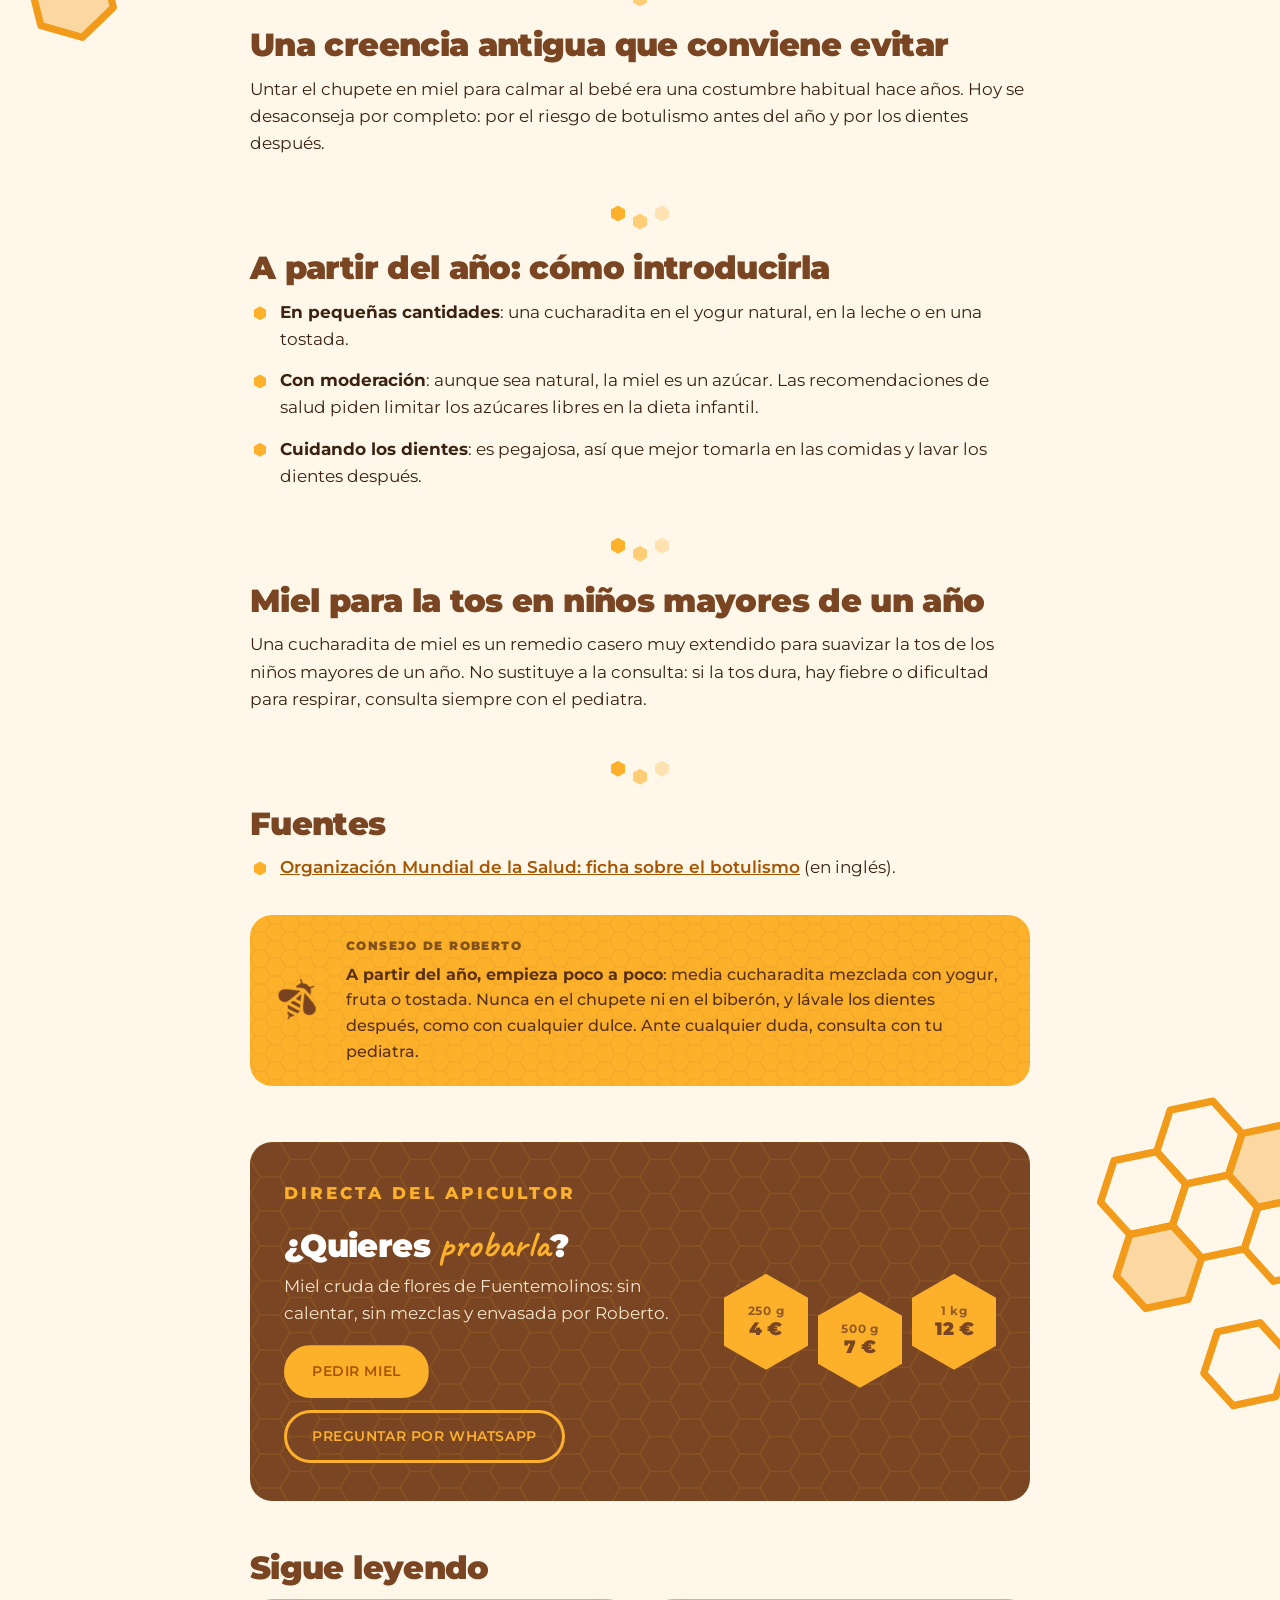
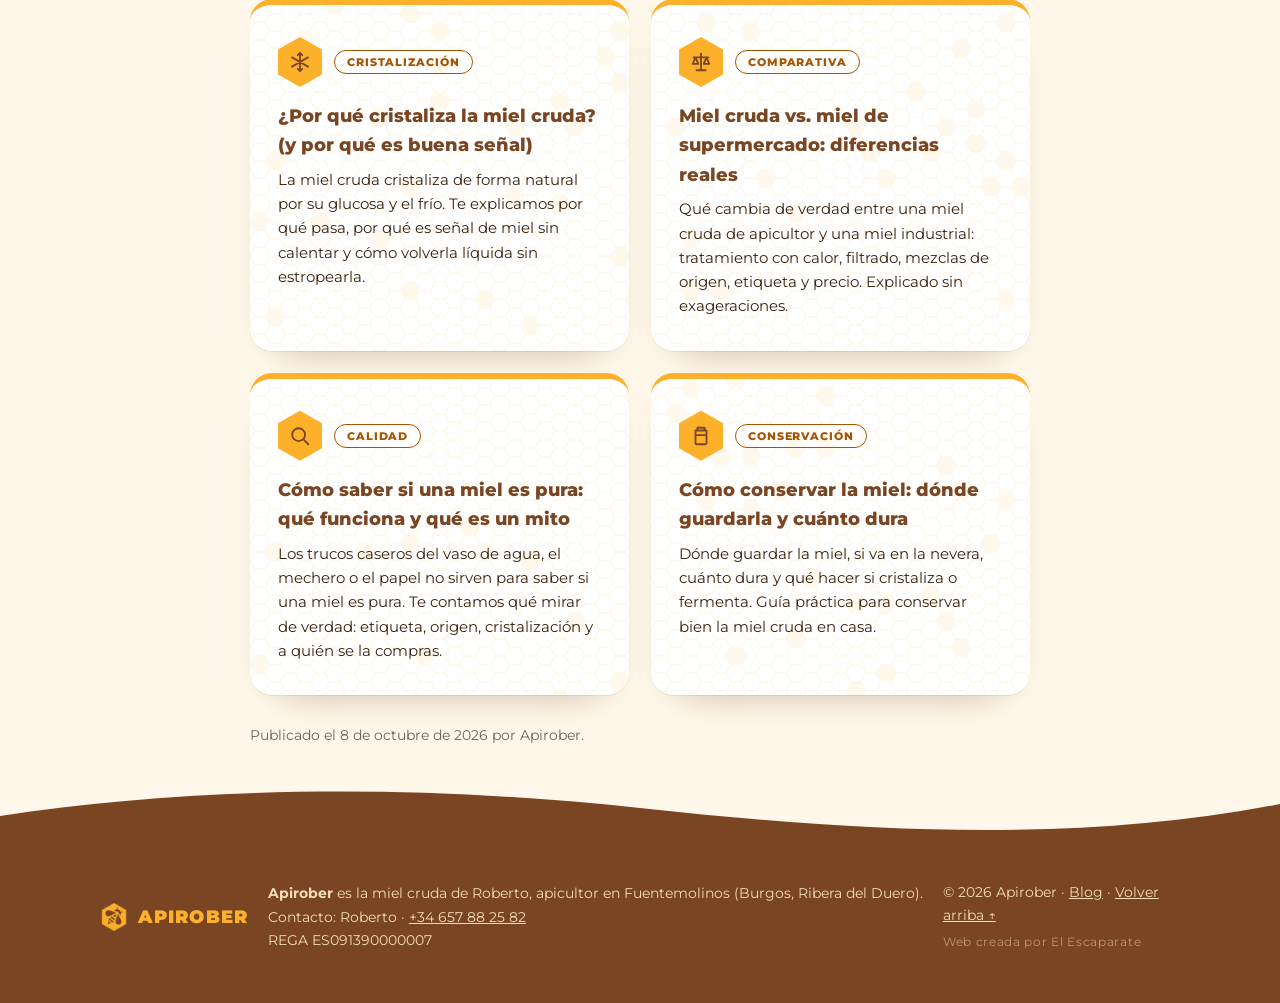
<file: blog/miel-para-ninos-desde-que-edad.html>
<!doctype html>
<html lang="es">
<head>
<meta charset="utf-8">
<meta name="viewport" content="width=device-width, initial-scale=1">
<title>Miel para bebés: ¿a partir de qué edad? · Apirober</title>
<meta name="description" content="Los bebés menores de 12 meses no deben tomar miel, ni cruda ni pasteurizada, por el riesgo de botulismo infantil. Te explicamos por qué y cómo introducirla a partir del año.">
<link rel="canonical" href="https://apirober.es/blog/miel-para-ninos-desde-que-edad">
<link rel="icon" href="/favicon.png?v=9" type="image/png" sizes="512x512">
<link rel="apple-touch-icon" href="/favicon.png?v=9">
<meta name="theme-color" content="#7a4522">
<meta property="og:type" content="article">
<meta property="og:site_name" content="Apirober">
<meta property="og:title" content="Miel para bebés: ¿a partir de qué edad? · Apirober">
<meta property="og:description" content="Los bebés menores de 12 meses no deben tomar miel, ni cruda ni pasteurizada, por el riesgo de botulismo infantil. Te explicamos por qué y cómo introducirla a partir del año.">
<meta property="og:url" content="https://apirober.es/blog/miel-para-ninos-desde-que-edad">
<meta property="og:locale" content="es_ES">
<meta property="og:image" content="https://apirober.es/assets/og.png?v=3">
<meta property="og:image:width" content="1200">
<meta property="og:image:height" content="630">
<meta name="twitter:card" content="summary_large_image">
<meta name="color-scheme" content="light dark">
<script>(function(){try{var tema=localStorage.getItem("tema");if(tema)document.documentElement.dataset.theme=tema}catch(e){}})()</script>
<link rel="preconnect" href="https://fonts.googleapis.com">
<link rel="preconnect" href="https://fonts.gstatic.com" crossorigin>
<link href="https://fonts.googleapis.com/css2?family=Caveat:wght@700&family=Montserrat:wght@400;500;600;700;800;900&display=swap" rel="stylesheet">
<link rel="stylesheet" href="/assets/style.css">
<style>
  .post-hero{background:var(--brown);color:#f8e6cc;padding:70px 0 60px}
  .post-hero h1{font-size:clamp(2rem,5vw,3.4rem);font-weight:900;line-height:1.05;letter-spacing:-.02em;color:#fff;margin:6px 0 16px;text-wrap:balance}
  .post-hero h1 .hand{color:var(--amber)}
  .post-hero .eyebrow{color:var(--amber)}
  .crumbs{font-size:.8rem;margin-bottom:14px;opacity:.8}.crumbs a{color:inherit}
  .post-hero .lead{margin-bottom:0;max-width:720px}
  .post{padding:60px 0 90px}
  .post h2{font-size:clamp(1.5rem,3vw,2rem);margin:44px 0 14px}
  .post h3{font-size:1.15rem;color:var(--head);margin:26px 0 8px}
  .post p,.post li{font-size:1.06rem;margin-bottom:14px}
  .post ul,.post ol{padding-left:22px;margin-bottom:18px}
  .post a{color:var(--accent);font-weight:600}
  .post-note{margin:34px 0;background:var(--amber);color:var(--brown-d);border-radius:var(--radius);padding:20px 26px;font-weight:500}
  .post-table{overflow-x:auto;margin:20px 0 26px;border-radius:16px;box-shadow:0 20px 40px -30px rgba(90,49,23,.6)}
  .post-table table{width:100%;border-collapse:collapse;background:var(--card)}
  .post-table th,.post-table td{padding:12px 16px;text-align:left;border-bottom:1px solid rgba(122,69,34,.12)}
  .post-table th{background:var(--brown);color:var(--amber);font-size:.85rem;text-transform:uppercase;letter-spacing:.06em}
  .post-cta{margin-top:50px;background:var(--brown);color:#f8e6cc;border-radius:var(--radius);padding:30px 28px;display:flex;flex-wrap:wrap;gap:18px;align-items:center;justify-content:space-between}
  .post-cta p{margin:0;font-weight:600;font-size:1.1rem}.post-cta b{color:var(--amber)}
  .more{margin-top:50px}.more h2{margin-top:0}
  .posts{list-style:none;padding:0!important;display:grid;grid-template-columns:repeat(auto-fill,minmax(280px,1fr));gap:22px}
  .posts li{margin:0!important}
  .posts a{display:block;height:100%;text-decoration:none;color:inherit!important;font-weight:inherit!important;transition:transform .2s}
  .posts a:hover{transform:translateY(-4px)}
  .posts h3{margin:0 0 8px;font-size:1.15rem;color:var(--head)}
  .posts p{font-size:.95rem!important;margin:0!important}
  .posts .card{height:100%}
  .tag{display:inline-block;padding:4px 12px;border-radius:999px;border:1.5px solid currentColor;font-size:.7rem;font-weight:800;letter-spacing:.08em;text-transform:uppercase;line-height:1.3}
  .post-hero .eyebrow .tag{margin-left:10px;color:#f8e6cc;opacity:.85;vertical-align:1px}
  .card-top{display:flex;align-items:center;gap:12px;margin-bottom:14px}
  .card-top .tag{color:var(--accent)}
  .card-ico{display:grid;place-items:center;width:44px;height:50px;flex:none;background:var(--amber);color:var(--brown);clip-path:polygon(50% 0,100% 25%,100% 75%,50% 100%,0 75%,0 25%);transition:rotate .4s}
  .card-ico svg{width:22px;height:22px}
  .posts a:hover .card-ico{rotate:60deg}.posts a:hover .card-ico svg{rotate:-60deg}
  .post-note{position:relative;isolation:isolate;overflow:hidden;padding:22px 26px 22px 96px;min-height:100px}
  .post-note::before{content:"";position:absolute;left:18px;top:50%;translate:0 -50%;width:60px;height:60px;background:url(/assets/abeja-sola.png) center/contain no-repeat;rotate:-12deg}
  .post-note::after{content:"";position:absolute;inset:0;z-index:-1;opacity:.12;background:url("data:image/svg+xml,%3Csvg xmlns='http://www.w3.org/2000/svg' width='60' height='34.641' viewBox='0 0 60 34.641'%3E%3Cpath d='M40 17.32 30 34.641H10L0 17.32 10 0h20zM40 17.32h20' fill='none' stroke='%235a3117' stroke-width='1.5'/%3E%3C/svg%3E") 0 0/30px 17.32px}
  .note-tag{display:block;font-size:.72rem;font-weight:900;letter-spacing:.12em;text-transform:uppercase;margin-bottom:6px;opacity:.75}
  @media (max-width:560px){.post-note{padding:84px 22px 22px}.post-note::before{top:16px;translate:none;left:22px;width:54px;height:54px}}
  .read-bar{position:fixed;top:0;left:0;right:0;height:5px;z-index:60;pointer-events:none}
  .read-bar span{display:block;height:100%;width:100%;background:linear-gradient(90deg,#e8900c,var(--amber));transform-origin:0 50%;transform:scaleX(var(--p,0));border-radius:0 4px 4px 0}
  .post-buy{position:relative;isolation:isolate;overflow:hidden;margin-top:56px;background:var(--brown);color:#f8e6cc;border-radius:var(--radius);padding:38px 34px;display:flex;flex-wrap:wrap;gap:30px;align-items:center;justify-content:space-between}
  .post-buy::after{content:"";position:absolute;inset:0;z-index:-1;opacity:.12;background:url("data:image/svg+xml,%3Csvg xmlns='http://www.w3.org/2000/svg' width='60' height='34.641' viewBox='0 0 60 34.641'%3E%3Cpath d='M40 17.32 30 34.641H10L0 17.32 10 0h20zM40 17.32h20' fill='none' stroke='%23fdb12b' stroke-width='1.5'/%3E%3C/svg%3E") 0 0/60px 34.641px}
  .pb-text{flex:1 1 300px}
  .post-buy .eyebrow{color:var(--amber)}
  .post-buy h2{margin:4px 0 10px!important;color:#fff}.post-buy h2 .hand{color:var(--amber)}
  .post-buy p{margin-bottom:18px}
  .pb-btns{display:flex;flex-wrap:wrap;gap:12px}
  .post-buy .btn{text-decoration:none}.post-buy .btn-ghost-light{color:var(--amber)!important}
  .pb-sizes{list-style:none;padding:0!important;margin:0!important;display:flex;gap:10px}
  .pb-sizes li{display:grid;place-content:center;text-align:center;width:84px;height:96px;margin:0!important;background:var(--amber);color:var(--brown);font-weight:900;font-size:1.15rem!important;line-height:1.15;clip-path:polygon(50% 0,100% 25%,100% 75%,50% 100%,0 75%,0 25%)}
  .pb-sizes li:nth-child(2){translate:0 18px}
  .pb-sizes b{display:block;font-size:.75rem;letter-spacing:.06em;opacity:.8}
  .cap{float:left;width:84px;height:96px;margin:4px 16px 0 0;display:grid;place-items:center;font-size:3.1rem;font-weight:900;line-height:1;background:var(--amber);color:var(--brown);clip-path:polygon(50% 0,100% 25%,100% 75%,50% 100%,0 75%,0 25%)}
  .sr{position:absolute;width:1px;height:1px;overflow:hidden;clip-path:inset(50%)}
  .sep{display:flex;justify-content:center;gap:8px;margin:48px 0 0}
  .sep i{width:14px;height:16px;background:var(--amber);clip-path:polygon(50% 0,100% 25%,100% 75%,50% 100%,0 75%,0 25%)}
  .sep i:nth-child(2){translate:0 8px;opacity:.6}.sep i:nth-child(3){opacity:.3}
  .sep+h2{margin-top:30px}
  .post .wrap>ul{list-style:none;padding-left:4px}
  .post .wrap>ul>li{position:relative;padding-left:26px}
  .post .wrap>ul>li::before{content:"";position:absolute;left:0;top:.42em;width:12px;height:14px;background:var(--amber);clip-path:polygon(50% 0,100% 25%,100% 75%,50% 100%,0 75%,0 25%)}
</style>
<script type="application/ld+json">{"@context": "https://schema.org", "@graph": [{"@type": "BlogPosting", "@id": "https://apirober.es/blog/miel-para-ninos-desde-que-edad#post", "headline": "Miel para niños: ¿desde qué edad pueden tomarla?", "description": "Los bebés menores de 12 meses no deben tomar miel, ni cruda ni pasteurizada, por el riesgo de botulismo infantil. Te explicamos por qué y cómo introducirla a partir del año.", "url": "https://apirober.es/blog/miel-para-ninos-desde-que-edad", "mainEntityOfPage": "https://apirober.es/blog/miel-para-ninos-desde-que-edad", "datePublished": "2026-10-08", "dateModified": "2026-11-05", "inLanguage": "es", "wordCount": 409, "image": "https://apirober.es/assets/og.png?v=3", "author": {"@type": "Organization", "@id": "https://apirober.es/#org", "name": "Apirober", "url": "https://apirober.es/", "logo": "https://apirober.es/favicon.png"}, "publisher": {"@type": "Organization", "@id": "https://apirober.es/#org", "name": "Apirober", "url": "https://apirober.es/", "logo": "https://apirober.es/favicon.png"}}, {"@type": "BreadcrumbList", "itemListElement": [{"@type": "ListItem", "position": 1, "name": "Inicio", "item": "https://apirober.es/"}, {"@type": "ListItem", "position": 2, "name": "Blog", "item": "https://apirober.es/blog"}, {"@type": "ListItem", "position": 3, "name": "Miel para niños: ¿desde qué edad pueden tomarla?", "item": "https://apirober.es/blog/miel-para-ninos-desde-que-edad"}]}, {"@type": "FAQPage", "mainEntity": [{"@type": "Question", "name": "¿A partir de qué edad se puede dar miel a un bebé?", "acceptedAnswer": {"@type": "Answer", "text": "A partir de los 12 meses. Antes del primer año no se debe dar miel de ningún tipo a un bebé por el riesgo de botulismo del lactante."}}, {"@type": "Question", "name": "¿Y si es miel pasteurizada?", "acceptedAnswer": {"@type": "Answer", "text": "Tampoco. Las esporas de esta bacteria resisten las temperaturas que se usan para tratar la miel, así que la recomendación es la misma para cualquier miel. Ojo también con alimentos que la lleven como ingrediente, como algunos yogures, galletas o papillas: lee la etiqueta."}}]}]}</script>
</head>
<body>
<a class="skip" href="#main">Saltar al contenido</a>
<header class="nav" id="top">
  <a class="brand" href="/" aria-label="Apirober, inicio">
    <img src="/assets/abeja.png?v=2" alt="" width="34" height="34"> APIROBER
  </a>
  <nav aria-label="Principal">
    <button class="nav-toggle" aria-expanded="false" aria-controls="menu">Menú</button>
    <ul id="menu">
      <li><a href="/#tarro">El tarro</a></li>
      <li><a href="/#miel">La miel</a></li>
      <li><a href="/#proceso">Del panal al tarro</a></li>
      <li><a href="/#origen">Origen</a></li>
      <li><a href="/#dudas">Dudas</a></li>
      <li><a href="/blog" aria-current="page">Blog</a></li>
      <li><a class="btn btn-sm" href="/#pedidos">Pedir miel</a></li>
    </ul>
    <button class="theme-toggle" type="button" aria-label="Cambiar a modo oscuro"><svg class="i-moon" viewBox="0 0 24 24" aria-hidden="true"><path d="M20 14.5A8 8 0 0 1 9.5 4a8 8 0 1 0 10.5 10.5z" fill="currentColor"/></svg><svg class="i-sun" viewBox="0 0 24 24" aria-hidden="true"><circle cx="12" cy="12" r="4.5" fill="currentColor"/><path d="M12 2v2.5M12 19.5V22M2 12h2.5M19.5 12H22M4.9 4.9l1.8 1.8M17.3 17.3l1.8 1.8M4.9 19.1l1.8-1.8M17.3 6.7l1.8-1.8" stroke="currentColor" stroke-width="2" stroke-linecap="round"/></svg></button>
  </nav>
</header>
<main id="main">
  <header class="post-hero">
    <div class="wrap narrow">
      <nav class="crumbs" aria-label="Migas de pan"><a href="/">Inicio</a> › <a href="/blog">Blog</a></nav>
      <p class="eyebrow">Blog de Apirober <span class="tag">Salud</span></p>
      <h1>Miel para niños: ¿desde qué <span class="hand">edad</span>?</h1>
      <p class="lead">Los bebés menores de 12 meses no deben tomar miel de ningún tipo: ni cruda, ni pasteurizada, ni mezclada en otros alimentos. A partir del primer año, la miel puede formar parte de la dieta de los niños con moderación.</p>
    </div>
  </header>
  <div class="read-bar" aria-hidden="true"><span></span></div>
  <article class="post">
    <svg class="combs deco b2" aria-hidden="true" viewBox="-4 16 146 248"><use href="#comb2" x="-4" y="16"/></svg><svg class="combs deco b3" aria-hidden="true" viewBox="22 16 172 203"><use href="#comb3" x="22" y="16"/></svg>
    <div class="wrap narrow">

<h2>¿A partir de qué edad se puede dar miel a un bebé?</h2>
<p><span class="cap">A</span> partir de los 12 meses. Antes del primer año no se debe dar miel de ningún tipo a un bebé por el riesgo de botulismo del lactante.</p>
<p>Es la recomendación de la Organización Mundial de la Salud (OMS), que en su ficha sobre el botulismo advierte a padres y cuidadores de que no den miel a los bebés antes de que cumplan un año. El motivo es que la miel puede llevar esporas de la bacteria <i>Clostridium botulinum</i>: en el intestino de un bebé pueden germinar y producir toxina, algo que en niños mayores y adultos impiden las defensas naturales que el intestino desarrolla con el tiempo.</p>

<div class="sep" aria-hidden="true"><i></i><i></i><i></i></div>
<h2>Por qué no antes del año</h2>
<p>La miel puede contener <b>esporas de la bacteria <i>Clostridium botulinum</i></b>. Están presentes de forma natural en el ambiente (en el suelo y en el polvo) y pueden llegar a cualquier miel, sea cruda o industrial, de apicultor o de supermercado.</p>
<p>En adultos y niños mayores no son un problema: su flora intestinal ya formada impide que esas esporas se desarrollen. En un bebé, el intestino aún es inmaduro y las esporas pueden germinar y producir toxina. Es lo que se llama <b>botulismo del lactante</b>: es raro, pero puede ser grave. Por eso las autoridades sanitarias y los pediatras recomiendan no dar miel antes de los 12 meses.</p>

<div class="sep" aria-hidden="true"><i></i><i></i><i></i></div>
<h2>¿Y si es miel pasteurizada?</h2>
<p>Tampoco. Las esporas de esta bacteria resisten las temperaturas que se usan para tratar la miel, así que <b>la recomendación es la misma para cualquier miel</b>. Ojo también con alimentos que la lleven como ingrediente, como algunos yogures, galletas o papillas: lee la etiqueta.</p>

<div class="sep" aria-hidden="true"><i></i><i></i><i></i></div>
<h2>Una creencia antigua que conviene evitar</h2>
<p>Untar el chupete en miel para calmar al bebé era una costumbre habitual hace años. Hoy se desaconseja por completo: por el riesgo de botulismo antes del año y por los dientes después.</p>

<div class="sep" aria-hidden="true"><i></i><i></i><i></i></div>
<h2>A partir del año: cómo introducirla</h2>
<ul>
  <li><b>En pequeñas cantidades</b>: una cucharadita en el yogur natural, en la leche o en una tostada.</li>
  <li><b>Con moderación</b>: aunque sea natural, la miel es un azúcar. Las recomendaciones de salud piden limitar los azúcares libres en la dieta infantil.</li>
  <li><b>Cuidando los dientes</b>: es pegajosa, así que mejor tomarla en las comidas y lavar los dientes después.</li>
</ul>

<div class="sep" aria-hidden="true"><i></i><i></i><i></i></div>
<h2>Miel para la tos en niños mayores de un año</h2>
<p>Una cucharadita de miel es un remedio casero muy extendido para suavizar la tos de los niños mayores de un año. No sustituye a la consulta: si la tos dura, hay fiebre o dificultad para respirar, consulta siempre con el pediatra.</p>

<div class="sep" aria-hidden="true"><i></i><i></i><i></i></div>
<h2>Fuentes</h2>
<ul>
  <li><a href="https://www.who.int/news-room/fact-sheets/detail/botulism">Organización Mundial de la Salud: ficha sobre el botulismo</a> (en inglés).</li>
</ul>

<div class="post-note"><span class="note-tag">Consejo de Roberto</span><b>A partir del año, empieza poco a poco</b>: media cucharadita mezclada con yogur, fruta o tostada. Nunca en el chupete ni en el biberón, y lávale los dientes después, como con cualquier dulce. Ante cualquier duda, consulta con tu pediatra.</div>

      <aside class="post-buy">
        <div class="pb-text"><p class="eyebrow">Directa del apicultor</p><h2>¿Quieres <span class="hand">probarla</span>?</h2><p>Miel cruda de flores de Fuentemolinos: sin calentar, sin mezclas y envasada por Roberto.</p>
          <div class="pb-btns"><a class="btn btn-amber" href="/#pedidos">Pedir miel</a><a class="btn btn-ghost-light" href="https://wa.me/34657882582?text=Hola%20Roberto%2C%20quer%C3%ADa%20preguntar%20por%20la%20miel%20Apirober.">Preguntar por WhatsApp</a></div></div>
        <ul class="pb-sizes" aria-label="Formatos y precios"><li><b>250 g</b>4 €</li><li><b>500 g</b>7 €</li><li><b>1 kg</b>12 €</li></ul>
      </aside>
      <section class="more"><h2>Sigue leyendo</h2><ul class="posts"><li><a href="/blog/por-que-cristaliza-la-miel-cruda"><article class="card"><div class="card-top"><span class="card-ico" aria-hidden="true"><svg viewBox="0 0 24 24" fill="none" stroke="currentColor" stroke-width="2" stroke-linecap="round" stroke-linejoin="round"><path d="M12 2v20M3.3 7l17.4 10M20.7 7 3.3 17M12 2l-2.5 2.5M12 2l2.5 2.5M12 22l-2.5-2.5M12 22l2.5-2.5"/></svg></span><span class="tag">Cristalización</span></div><h3>¿Por qué cristaliza la miel cruda? (y por qué es buena señal)</h3><p>La miel cruda cristaliza de forma natural por su glucosa y el frío. Te explicamos por qué pasa, por qué es señal de miel sin calentar y cómo volverla líquida sin estropearla.</p></article></a></li><li><a href="/blog/miel-cruda-vs-miel-de-supermercado"><article class="card"><div class="card-top"><span class="card-ico" aria-hidden="true"><svg viewBox="0 0 24 24" fill="none" stroke="currentColor" stroke-width="2" stroke-linecap="round" stroke-linejoin="round"><path d="M12 3v18M7 21h10M4 7h16M6 7l-3 7h6zM18 7l-3 7h6z"/></svg></span><span class="tag">Comparativa</span></div><h3>Miel cruda vs. miel de supermercado: diferencias reales</h3><p>Qué cambia de verdad entre una miel cruda de apicultor y una miel industrial: tratamiento con calor, filtrado, mezclas de origen, etiqueta y precio. Explicado sin exageraciones.</p></article></a></li><li><a href="/blog/como-saber-si-una-miel-es-pura"><article class="card"><div class="card-top"><span class="card-ico" aria-hidden="true"><svg viewBox="0 0 24 24" fill="none" stroke="currentColor" stroke-width="2" stroke-linecap="round" stroke-linejoin="round"><path d="M10.5 3.5a7 7 0 1 0 0 14 7 7 0 0 0 0-14zM15.5 15.5 21 21"/></svg></span><span class="tag">Calidad</span></div><h3>Cómo saber si una miel es pura: qué funciona y qué es un mito</h3><p>Los trucos caseros del vaso de agua, el mechero o el papel no sirven para saber si una miel es pura. Te contamos qué mirar de verdad: etiqueta, origen, cristalización y a quién se la compras.</p></article></a></li><li><a href="/blog/como-conservar-la-miel"><article class="card"><div class="card-top"><span class="card-ico" aria-hidden="true"><svg viewBox="0 0 24 24" fill="none" stroke="currentColor" stroke-width="2" stroke-linecap="round" stroke-linejoin="round"><path d="M8 3h8v3H8zM6 6h12v14a1 1 0 0 1-1 1H7a1 1 0 0 1-1-1zM6 11h12"/></svg></span><span class="tag">Conservación</span></div><h3>Cómo conservar la miel: dónde guardarla y cuánto dura</h3><p>Dónde guardar la miel, si va en la nevera, cuánto dura y qué hacer si cristaliza o fermenta. Guía práctica para conservar bien la miel cruda en casa.</p></article></a></li></ul></section>
      <p style="margin-top:30px;font-size:.85rem;opacity:.7">Publicado el 8 de octubre de 2026 por Apirober.</p>
    </div>
  </article>
</main>

<footer class="foot hex-top">
  <div class="wrap foot-in">
    <p class="brand"><img src="/assets/abeja.png?v=2" alt="" width="28" height="28"> APIROBER</p>
    <p><b>Apirober</b> es la miel cruda de Roberto, apicultor en Fuentemolinos (Burgos, Ribera del Duero).<br>Contacto: Roberto · <a href="https://wa.me/34657882582">+34 657 88 25 82</a><br>REGA ES091390000007</p>
    <p>© <span id="y">2026</span> Apirober · <a href="/blog">Blog</a> · <a href="#top">Volver arriba ↑</a><br><a class="credit" href="https://elescaparateweb.com" target="_blank" rel="noopener">Web creada por El Escaparate</a></p>
  </div>
</footer>
<div class="mobile-cta"><span>¿Dudas? Habla con Roberto</span><a class="btn btn-amber btn-sm wa-btn" href="https://wa.me/34657882582?text=Hola%20Roberto%2C%20quer%C3%ADa%20preguntar%20por%20la%20miel%20Apirober." target="_blank" rel="noopener"><svg viewBox="0 0 24 24" aria-hidden="true"><path fill="currentColor" d="M12 2a10 10 0 0 0-8.6 15.1L2 22l5-1.3A10 10 0 1 0 12 2zm0 18.2c-1.5 0-3-.4-4.3-1.2l-.3-.2-3 .8.8-2.9-.2-.3A8.2 8.2 0 1 1 12 20.2zm4.5-6.1c-.2-.1-1.5-.7-1.7-.8s-.4-.1-.6.1-.7.8-.8 1-.3.2-.5.1a6.7 6.7 0 0 1-3.3-2.9c-.3-.4.2-.4.7-1.4.1-.2 0-.3 0-.4l-.8-1.8c-.2-.5-.4-.4-.6-.4h-.5a1 1 0 0 0-.7.3 3 3 0 0 0-.9 2.2 5.2 5.2 0 0 0 1.1 2.7 11.8 11.8 0 0 0 4.5 4c1.7.7 2.3.8 3.2.7.5-.1 1.5-.6 1.7-1.2s.2-1.1.2-1.2-.2-.2-.4-.3z"/></svg>WhatsApp</a></div>
<a class="wa-fab" href="https://wa.me/34657882582?text=Hola%20Roberto%2C%20quer%C3%ADa%20preguntar%20por%20la%20miel%20Apirober." target="_blank" rel="noopener" aria-label="Escribir a Roberto por WhatsApp"><svg viewBox="0 0 24 24" aria-hidden="true"><path fill="currentColor" d="M12 2a10 10 0 0 0-8.6 15.1L2 22l5-1.3A10 10 0 1 0 12 2zm0 18.2c-1.5 0-3-.4-4.3-1.2l-.3-.2-3 .8.8-2.9-.2-.3A8.2 8.2 0 1 1 12 20.2zm4.5-6.1c-.2-.1-1.5-.7-1.7-.8s-.4-.1-.6.1-.7.8-.8 1-.3.2-.5.1a6.7 6.7 0 0 1-3.3-2.9c-.3-.4.2-.4.7-1.4.1-.2 0-.3 0-.4l-.8-1.8c-.2-.5-.4-.4-.6-.4h-.5a1 1 0 0 0-.7.3 3 3 0 0 0-.9 2.2 5.2 5.2 0 0 0 1.1 2.7 11.8 11.8 0 0 0 4.5 4c1.7.7 2.3.8 3.2.7.5-.1 1.5-.6 1.7-1.2s.2-1.1.2-1.2-.2-.2-.4-.3z"/></svg><span>Escríbenos</span></a>
<svg width="0" height="0" style="position:absolute" aria-hidden="true">
  <symbol id="comb2" viewBox="-4 16 146 248">
    <g fill="none" stroke="currentColor" stroke-width="5" stroke-linejoin="round"><path d="M30 20l26 15v30L30 80 4 65V35z"/><path d="M56 65l26 15v30L56 125 30 110V80z" fill="currentColor" fill-opacity=".35"/><path d="M108 65l26 15v30L108 125 82 110V80z"/><path d="M30 110l26 15v30L30 170 4 155V125z"/><path d="M108 155l26 15v30L108 215 82 200V170z"/><path d="M30 200l26 15v30L30 260 4 245V215z" fill="currentColor" fill-opacity=".35"/></g>
  </symbol>
  <symbol id="comb3" viewBox="22 16 172 203">
    <g fill="none" stroke="currentColor" stroke-width="5" stroke-linejoin="round"><path d="M82 20l26 15v30L82 80 56 65V35z"/><path d="M134 20l26 15v30L134 80 108 65V35z" fill="currentColor" fill-opacity=".35"/><path d="M56 65l26 15v30L56 125 30 110V80z"/><path d="M108 65l26 15v30L108 125 82 110V80z"/><path d="M160 65l26 15v30L160 125 134 110V80z"/><path d="M82 110l26 15v30L82 170 56 155V125z" fill="currentColor" fill-opacity=".35"/><path d="M160 155l26 15v30L160 215 134 200V170z"/></g>
  </symbol>
  <symbol id="comb4" viewBox="-4 16 224 158">
    <g fill="none" stroke="currentColor" stroke-width="5" stroke-linejoin="round"><path d="M30 20l26 15v30L30 80 4 65V35z" fill="currentColor" fill-opacity=".35"/><path d="M82 20l26 15v30L82 80 56 65V35z"/><path d="M134 20l26 15v30L134 80 108 65V35z"/><path d="M186 20l26 15v30L186 80 160 65V35z"/><path d="M108 65l26 15v30L108 125 82 110V80z"/><path d="M160 65l26 15v30L160 125 134 110V80z" fill="currentColor" fill-opacity=".35"/><path d="M30 110l26 15v30L30 170 4 155V125z"/><path d="M186 110l26 15v30L186 170 160 155V125z"/></g>
  </symbol>
  <symbol id="comb" viewBox="0 0 260 300">
    <g fill="none" stroke="currentColor" stroke-width="5" stroke-linejoin="round">
      <path d="M30 20l26 15v30L30 80 4 65V35z"/><path d="M82 20l26 15v30L82 80 56 65V35z"/>
      <path d="M56 65l26 15v30l-26 15-26-15V80z"/><path d="M108 65l26 15v30l-26 15-26-15V80z"/>
      <path d="M160 65l26 15v30l-26 15-26-15V80z"/><path d="M82 110l26 15v30l-26 15-26-15v-30z"/>
      <path d="M134 110l26 15v30l-26 15-26-15v-30z"/><path d="M186 110l26 15v30l-26 15-26-15v-30z"/>
      <path d="M160 155l26 15v30l-26 15-26-15v-30z"/><path d="M212 155l26 15v30l-26 15-26-15v-30z"/>
      <path d="M186 200l26 15v30l-26 15-26-15v-30z"/>
    </g>
  </symbol>
</svg>
<script src="/assets/blog.js" defer></script>
<script src="/assets/hexfill.js" defer></script>
<script src="/assets/lenis.min.js" defer></script>
<script src="/assets/scroll.js" defer></script>
</body>
</html>
</file>
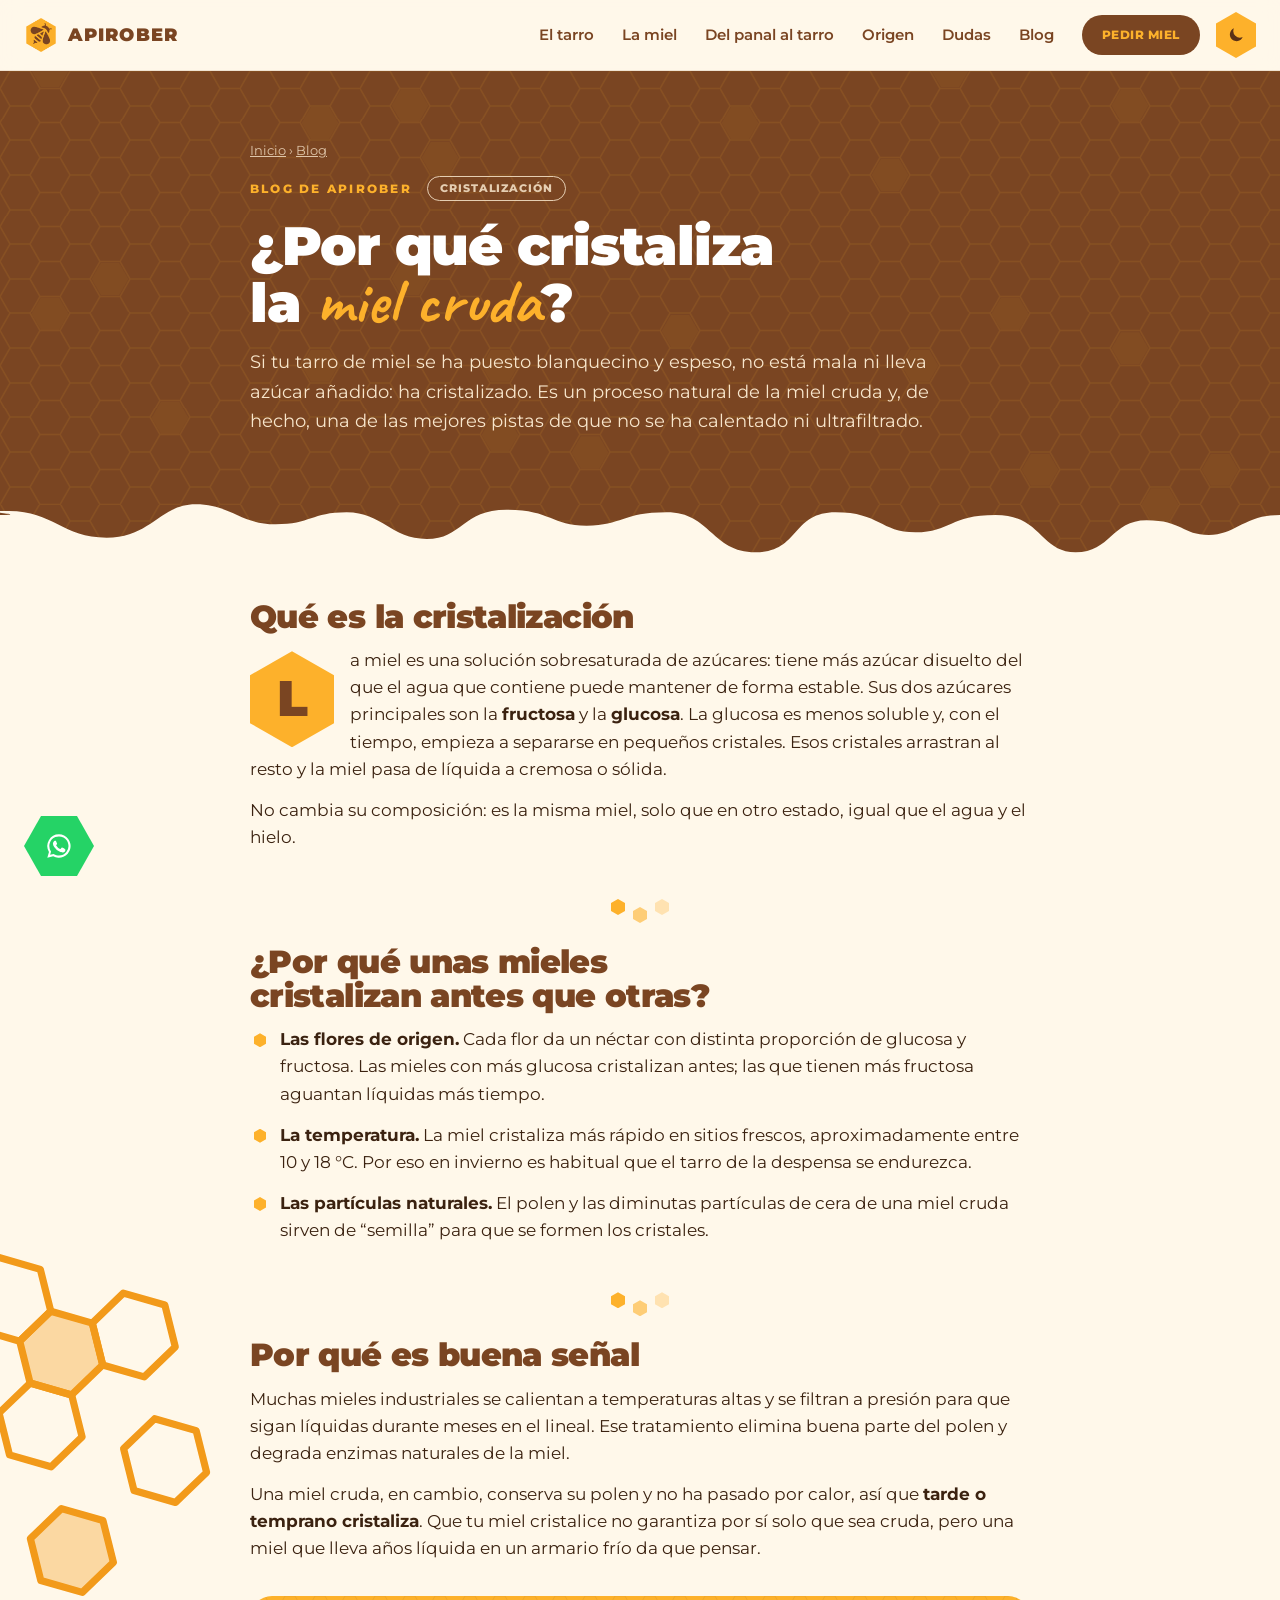
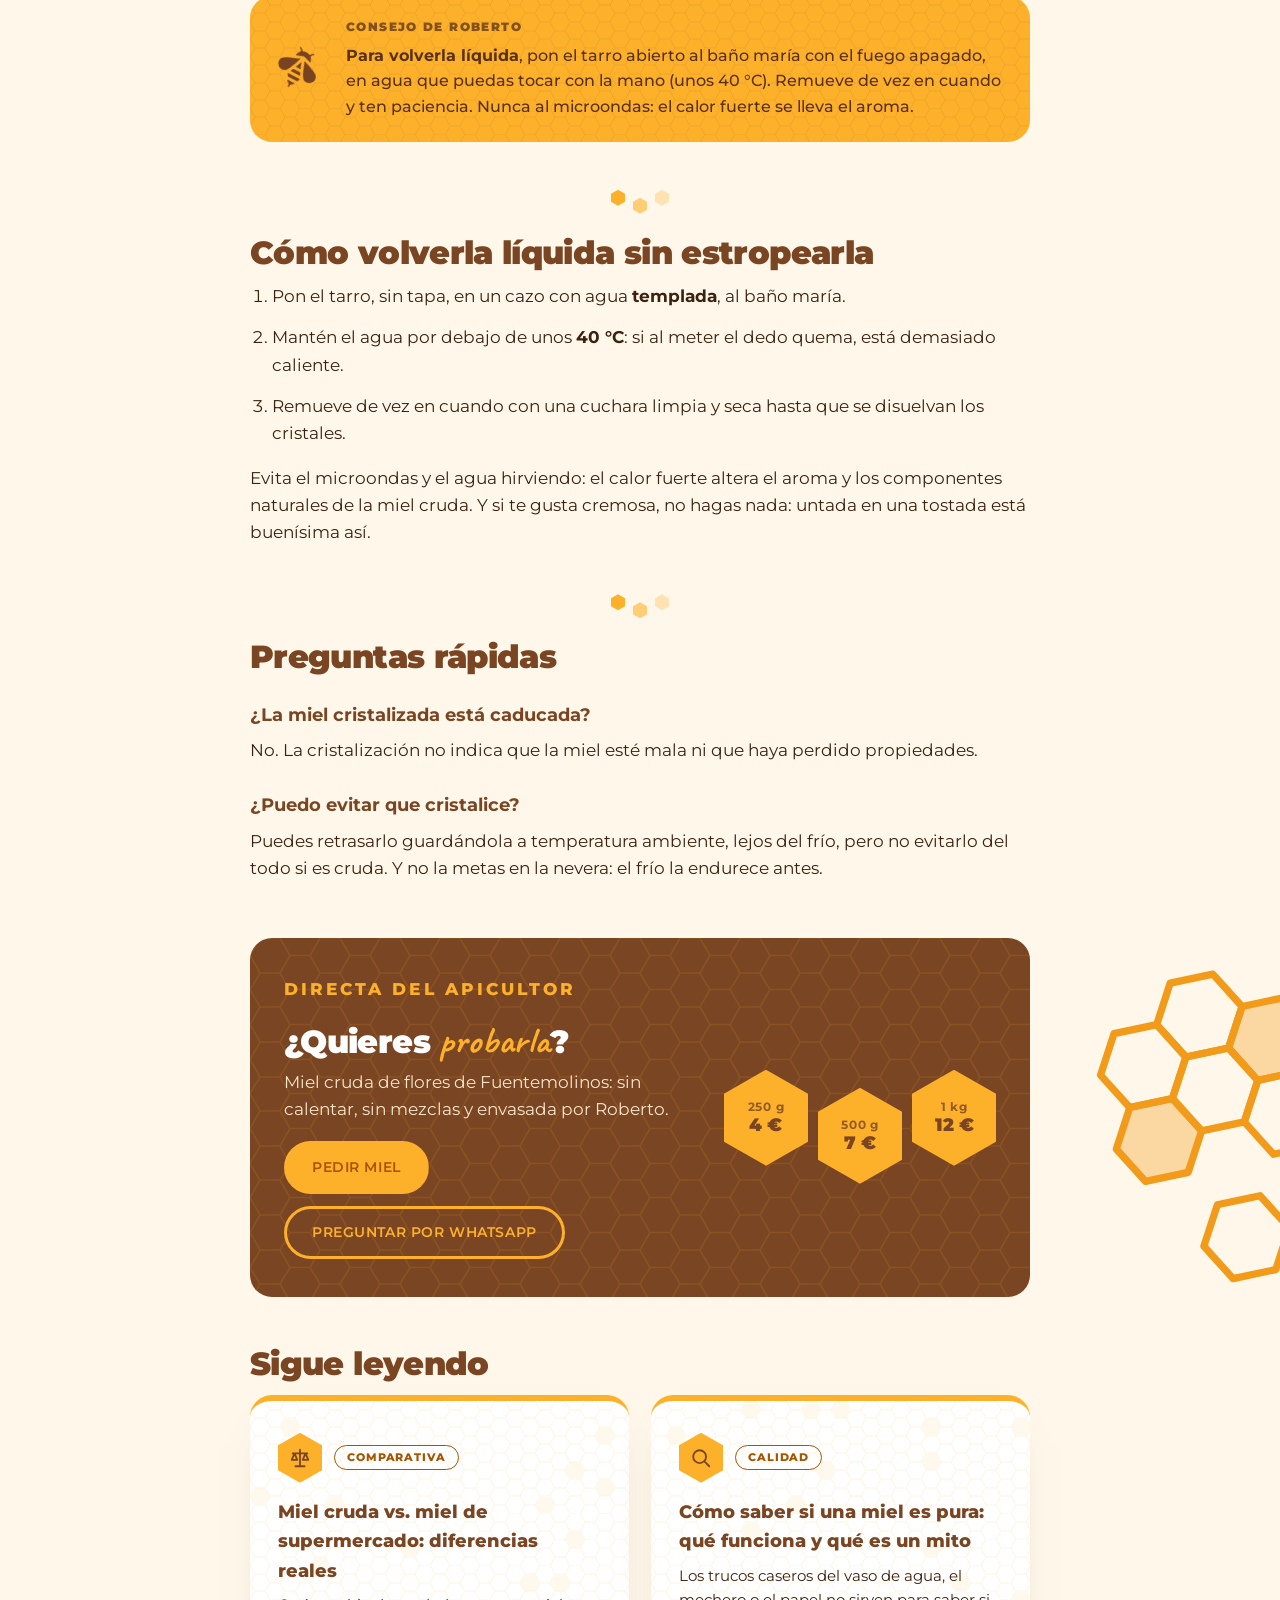
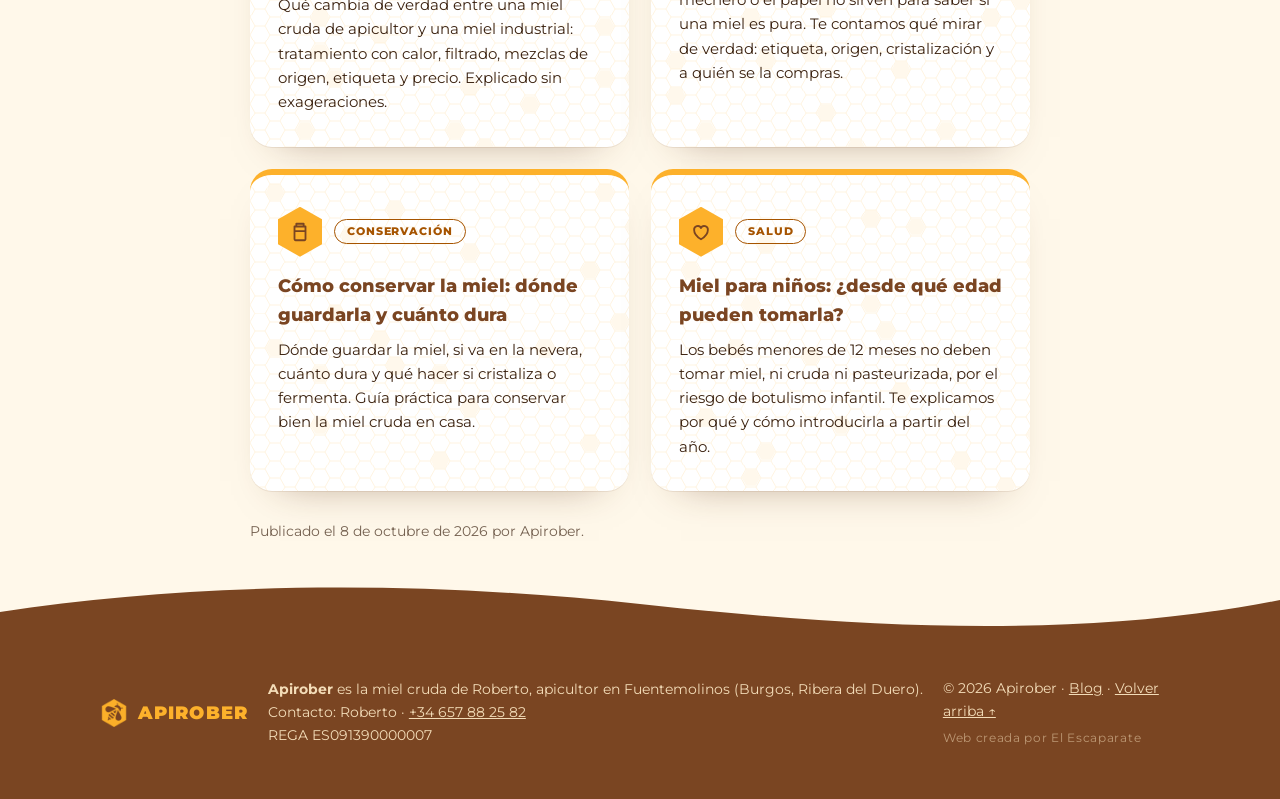
<file: blog/por-que-cristaliza-la-miel-cruda.html>
<!doctype html>
<html lang="es">
<head>
<meta charset="utf-8">
<meta name="viewport" content="width=device-width, initial-scale=1">
<title>¿Por qué cristaliza la miel cruda? (y por qué es buena señal) · Apirober</title>
<meta name="description" content="La miel cruda cristaliza de forma natural por su glucosa y el frío. Te explicamos por qué pasa, por qué es señal de miel sin calentar y cómo volverla líquida sin estropearla.">
<link rel="canonical" href="https://apirober.es/blog/por-que-cristaliza-la-miel-cruda">
<link rel="icon" href="/favicon.png?v=9" type="image/png" sizes="512x512">
<link rel="apple-touch-icon" href="/favicon.png?v=9">
<meta name="theme-color" content="#7a4522">
<meta property="og:type" content="article">
<meta property="og:site_name" content="Apirober">
<meta property="og:title" content="¿Por qué cristaliza la miel cruda? (y por qué es buena señal) · Apirober">
<meta property="og:description" content="La miel cruda cristaliza de forma natural por su glucosa y el frío. Te explicamos por qué pasa, por qué es señal de miel sin calentar y cómo volverla líquida sin estropearla.">
<meta property="og:url" content="https://apirober.es/blog/por-que-cristaliza-la-miel-cruda">
<meta property="og:locale" content="es_ES">
<meta property="og:image" content="https://apirober.es/assets/og.png?v=3">
<meta property="og:image:width" content="1200">
<meta property="og:image:height" content="630">
<meta name="twitter:card" content="summary_large_image">
<meta name="color-scheme" content="light dark">
<script>(function(){try{var tema=localStorage.getItem("tema");if(tema)document.documentElement.dataset.theme=tema}catch(e){}})()</script>
<link rel="preconnect" href="https://fonts.googleapis.com">
<link rel="preconnect" href="https://fonts.gstatic.com" crossorigin>
<link href="https://fonts.googleapis.com/css2?family=Caveat:wght@700&family=Montserrat:wght@400;500;600;700;800;900&display=swap" rel="stylesheet">
<link rel="stylesheet" href="/assets/style.css">
<style>
  .post-hero{background:var(--brown);color:#f8e6cc;padding:70px 0 60px}
  .post-hero h1{font-size:clamp(2rem,5vw,3.4rem);font-weight:900;line-height:1.05;letter-spacing:-.02em;color:#fff;margin:6px 0 16px;text-wrap:balance}
  .post-hero h1 .hand{color:var(--amber)}
  .post-hero .eyebrow{color:var(--amber)}
  .crumbs{font-size:.8rem;margin-bottom:14px;opacity:.8}.crumbs a{color:inherit}
  .post-hero .lead{margin-bottom:0;max-width:720px}
  .post{padding:60px 0 90px}
  .post h2{font-size:clamp(1.5rem,3vw,2rem);margin:44px 0 14px}
  .post h3{font-size:1.15rem;color:var(--head);margin:26px 0 8px}
  .post p,.post li{font-size:1.06rem;margin-bottom:14px}
  .post ul,.post ol{padding-left:22px;margin-bottom:18px}
  .post a{color:var(--accent);font-weight:600}
  .post-note{margin:34px 0;background:var(--amber);color:var(--brown-d);border-radius:var(--radius);padding:20px 26px;font-weight:500}
  .post-table{overflow-x:auto;margin:20px 0 26px;border-radius:16px;box-shadow:0 20px 40px -30px rgba(90,49,23,.6)}
  .post-table table{width:100%;border-collapse:collapse;background:var(--card)}
  .post-table th,.post-table td{padding:12px 16px;text-align:left;border-bottom:1px solid rgba(122,69,34,.12)}
  .post-table th{background:var(--brown);color:var(--amber);font-size:.85rem;text-transform:uppercase;letter-spacing:.06em}
  .post-cta{margin-top:50px;background:var(--brown);color:#f8e6cc;border-radius:var(--radius);padding:30px 28px;display:flex;flex-wrap:wrap;gap:18px;align-items:center;justify-content:space-between}
  .post-cta p{margin:0;font-weight:600;font-size:1.1rem}.post-cta b{color:var(--amber)}
  .more{margin-top:50px}.more h2{margin-top:0}
  .posts{list-style:none;padding:0!important;display:grid;grid-template-columns:repeat(auto-fill,minmax(280px,1fr));gap:22px}
  .posts li{margin:0!important}
  .posts a{display:block;height:100%;text-decoration:none;color:inherit!important;font-weight:inherit!important;transition:transform .2s}
  .posts a:hover{transform:translateY(-4px)}
  .posts h3{margin:0 0 8px;font-size:1.15rem;color:var(--head)}
  .posts p{font-size:.95rem!important;margin:0!important}
  .posts .card{height:100%}
  .tag{display:inline-block;padding:4px 12px;border-radius:999px;border:1.5px solid currentColor;font-size:.7rem;font-weight:800;letter-spacing:.08em;text-transform:uppercase;line-height:1.3}
  .post-hero .eyebrow .tag{margin-left:10px;color:#f8e6cc;opacity:.85;vertical-align:1px}
  .card-top{display:flex;align-items:center;gap:12px;margin-bottom:14px}
  .card-top .tag{color:var(--accent)}
  .card-ico{display:grid;place-items:center;width:44px;height:50px;flex:none;background:var(--amber);color:var(--brown);clip-path:polygon(50% 0,100% 25%,100% 75%,50% 100%,0 75%,0 25%);transition:rotate .4s}
  .card-ico svg{width:22px;height:22px}
  .posts a:hover .card-ico{rotate:60deg}.posts a:hover .card-ico svg{rotate:-60deg}
  .post-note{position:relative;isolation:isolate;overflow:hidden;padding:22px 26px 22px 96px;min-height:100px}
  .post-note::before{content:"";position:absolute;left:18px;top:50%;translate:0 -50%;width:60px;height:60px;background:url(/assets/abeja-sola.png) center/contain no-repeat;rotate:-12deg}
  .post-note::after{content:"";position:absolute;inset:0;z-index:-1;opacity:.12;background:url("data:image/svg+xml,%3Csvg xmlns='http://www.w3.org/2000/svg' width='60' height='34.641' viewBox='0 0 60 34.641'%3E%3Cpath d='M40 17.32 30 34.641H10L0 17.32 10 0h20zM40 17.32h20' fill='none' stroke='%235a3117' stroke-width='1.5'/%3E%3C/svg%3E") 0 0/30px 17.32px}
  .note-tag{display:block;font-size:.72rem;font-weight:900;letter-spacing:.12em;text-transform:uppercase;margin-bottom:6px;opacity:.75}
  @media (max-width:560px){.post-note{padding:84px 22px 22px}.post-note::before{top:16px;translate:none;left:22px;width:54px;height:54px}}
  .read-bar{position:fixed;top:0;left:0;right:0;height:5px;z-index:60;pointer-events:none}
  .read-bar span{display:block;height:100%;width:100%;background:linear-gradient(90deg,#e8900c,var(--amber));transform-origin:0 50%;transform:scaleX(var(--p,0));border-radius:0 4px 4px 0}
  .post-buy{position:relative;isolation:isolate;overflow:hidden;margin-top:56px;background:var(--brown);color:#f8e6cc;border-radius:var(--radius);padding:38px 34px;display:flex;flex-wrap:wrap;gap:30px;align-items:center;justify-content:space-between}
  .post-buy::after{content:"";position:absolute;inset:0;z-index:-1;opacity:.12;background:url("data:image/svg+xml,%3Csvg xmlns='http://www.w3.org/2000/svg' width='60' height='34.641' viewBox='0 0 60 34.641'%3E%3Cpath d='M40 17.32 30 34.641H10L0 17.32 10 0h20zM40 17.32h20' fill='none' stroke='%23fdb12b' stroke-width='1.5'/%3E%3C/svg%3E") 0 0/60px 34.641px}
  .pb-text{flex:1 1 300px}
  .post-buy .eyebrow{color:var(--amber)}
  .post-buy h2{margin:4px 0 10px!important;color:#fff}.post-buy h2 .hand{color:var(--amber)}
  .post-buy p{margin-bottom:18px}
  .pb-btns{display:flex;flex-wrap:wrap;gap:12px}
  .post-buy .btn{text-decoration:none}.post-buy .btn-ghost-light{color:var(--amber)!important}
  .pb-sizes{list-style:none;padding:0!important;margin:0!important;display:flex;gap:10px}
  .pb-sizes li{display:grid;place-content:center;text-align:center;width:84px;height:96px;margin:0!important;background:var(--amber);color:var(--brown);font-weight:900;font-size:1.15rem!important;line-height:1.15;clip-path:polygon(50% 0,100% 25%,100% 75%,50% 100%,0 75%,0 25%)}
  .pb-sizes li:nth-child(2){translate:0 18px}
  .pb-sizes b{display:block;font-size:.75rem;letter-spacing:.06em;opacity:.8}
  .cap{float:left;width:84px;height:96px;margin:4px 16px 0 0;display:grid;place-items:center;font-size:3.1rem;font-weight:900;line-height:1;background:var(--amber);color:var(--brown);clip-path:polygon(50% 0,100% 25%,100% 75%,50% 100%,0 75%,0 25%)}
  .sr{position:absolute;width:1px;height:1px;overflow:hidden;clip-path:inset(50%)}
  .sep{display:flex;justify-content:center;gap:8px;margin:48px 0 0}
  .sep i{width:14px;height:16px;background:var(--amber);clip-path:polygon(50% 0,100% 25%,100% 75%,50% 100%,0 75%,0 25%)}
  .sep i:nth-child(2){translate:0 8px;opacity:.6}.sep i:nth-child(3){opacity:.3}
  .sep+h2{margin-top:30px}
  .post .wrap>ul{list-style:none;padding-left:4px}
  .post .wrap>ul>li{position:relative;padding-left:26px}
  .post .wrap>ul>li::before{content:"";position:absolute;left:0;top:.42em;width:12px;height:14px;background:var(--amber);clip-path:polygon(50% 0,100% 25%,100% 75%,50% 100%,0 75%,0 25%)}
</style>
<script type="application/ld+json">
{"@context": "https://schema.org", "@graph": [{"@type": "BlogPosting", "@id": "https://apirober.es/blog/por-que-cristaliza-la-miel-cruda#post", "headline": "¿Por qué cristaliza la miel cruda? (y por qué es buena señal)", "description": "La miel cruda cristaliza de forma natural por su glucosa y el frío. Te explicamos por qué pasa, por qué es señal de miel sin calentar y cómo volverla líquida sin estropearla.", "url": "https://apirober.es/blog/por-que-cristaliza-la-miel-cruda", "mainEntityOfPage": "https://apirober.es/blog/por-que-cristaliza-la-miel-cruda", "datePublished": "2026-10-08", "dateModified": "2026-10-08", "inLanguage": "es", "wordCount": 508, "image": "https://apirober.es/assets/og.png?v=3", "author": {"@type": "Organization", "@id": "https://apirober.es/#org", "name": "Apirober", "url": "https://apirober.es/", "logo": "https://apirober.es/favicon.png"}, "publisher": {"@type": "Organization", "@id": "https://apirober.es/#org", "name": "Apirober", "url": "https://apirober.es/", "logo": "https://apirober.es/favicon.png"}}, {"@type": "BreadcrumbList", "itemListElement": [{"@type": "ListItem", "position": 1, "name": "Inicio", "item": "https://apirober.es/"}, {"@type": "ListItem", "position": 2, "name": "Blog", "item": "https://apirober.es/blog"}, {"@type": "ListItem", "position": 3, "name": "¿Por qué cristaliza la miel cruda? (y por qué es buena señal)", "item": "https://apirober.es/blog/por-que-cristaliza-la-miel-cruda"}]}, {"@type": "FAQPage", "mainEntity": [{"@type": "Question", "name": "¿La miel cristalizada está mala?", "acceptedAnswer": {"@type": "Answer", "text": "No. La cristalización es un proceso natural de la miel cruda: la glucosa forma cristales con el frío. No indica que esté caducada ni que lleve azúcar añadido."}}, {"@type": "Question", "name": "¿Cómo se descristaliza la miel?", "acceptedAnswer": {"@type": "Answer", "text": "Al baño maría con agua templada, sin pasar de unos 40 °C, y removiendo. Mejor evitar el microondas y el agua hirviendo."}}]}]}
</script>
</head>
<body>
<a class="skip" href="#main">Saltar al contenido</a>
<header class="nav" id="top">
  <a class="brand" href="/" aria-label="Apirober, inicio">
    <img src="/assets/abeja.png?v=2" alt="" width="34" height="34"> APIROBER
  </a>
  <nav aria-label="Principal">
    <button class="nav-toggle" aria-expanded="false" aria-controls="menu">Menú</button>
    <ul id="menu">
      <li><a href="/#tarro">El tarro</a></li>
      <li><a href="/#miel">La miel</a></li>
      <li><a href="/#proceso">Del panal al tarro</a></li>
      <li><a href="/#origen">Origen</a></li>
      <li><a href="/#dudas">Dudas</a></li>
      <li><a href="/blog" aria-current="page">Blog</a></li>
      <li><a class="btn btn-sm" href="/#pedidos">Pedir miel</a></li>
    </ul>
    <button class="theme-toggle" type="button" aria-label="Cambiar a modo oscuro"><svg class="i-moon" viewBox="0 0 24 24" aria-hidden="true"><path d="M20 14.5A8 8 0 0 1 9.5 4a8 8 0 1 0 10.5 10.5z" fill="currentColor"/></svg><svg class="i-sun" viewBox="0 0 24 24" aria-hidden="true"><circle cx="12" cy="12" r="4.5" fill="currentColor"/><path d="M12 2v2.5M12 19.5V22M2 12h2.5M19.5 12H22M4.9 4.9l1.8 1.8M17.3 17.3l1.8 1.8M4.9 19.1l1.8-1.8M17.3 6.7l1.8-1.8" stroke="currentColor" stroke-width="2" stroke-linecap="round"/></svg></button>
  </nav>
</header>
<main id="main">
  <header class="post-hero">
    <div class="wrap narrow">
      <nav class="crumbs" aria-label="Migas de pan"><a href="/">Inicio</a> › <a href="/blog">Blog</a></nav>
      <p class="eyebrow">Blog de Apirober <span class="tag">Cristalización</span></p>
      <h1>¿Por qué cristaliza la <span class="hand">miel cruda</span>?</h1>
      <p class="lead">Si tu tarro de miel se ha puesto blanquecino y espeso, no está mala ni lleva azúcar añadido: ha cristalizado. Es un proceso natural de la miel cruda y, de hecho, una de las mejores pistas de que no se ha calentado ni ultrafiltrado.</p>
    </div>
  </header>
  <div class="read-bar" aria-hidden="true"><span></span></div>
  <article class="post">
    <svg class="combs deco b2" aria-hidden="true" viewBox="-4 16 146 248"><use href="#comb2" x="-4" y="16"/></svg><svg class="combs deco b3" aria-hidden="true" viewBox="22 16 172 203"><use href="#comb3" x="22" y="16"/></svg>
    <div class="wrap narrow">

<h2>Qué es la cristalización</h2>
<p><span class="cap" aria-hidden="true">L</span><span class="sr">L</span>a miel es una solución sobresaturada de azúcares: tiene más azúcar disuelto del que el agua que contiene puede mantener de forma estable. Sus dos azúcares principales son la <b>fructosa</b> y la <b>glucosa</b>. La glucosa es menos soluble y, con el tiempo, empieza a separarse en pequeños cristales. Esos cristales arrastran al resto y la miel pasa de líquida a cremosa o sólida.</p>
<p>No cambia su composición: es la misma miel, solo que en otro estado, igual que el agua y el hielo.</p>

<div class="sep" aria-hidden="true"><i></i><i></i><i></i></div>
<h2>¿Por qué unas mieles cristalizan antes que otras?</h2>
<ul>
  <li><b>Las flores de origen.</b> Cada flor da un néctar con distinta proporción de glucosa y fructosa. Las mieles con más glucosa cristalizan antes; las que tienen más fructosa aguantan líquidas más tiempo.</li>
  <li><b>La temperatura.</b> La miel cristaliza más rápido en sitios frescos, aproximadamente entre 10 y 18 °C. Por eso en invierno es habitual que el tarro de la despensa se endurezca.</li>
  <li><b>Las partículas naturales.</b> El polen y las diminutas partículas de cera de una miel cruda sirven de “semilla” para que se formen los cristales.</li>
</ul>

<div class="sep" aria-hidden="true"><i></i><i></i><i></i></div>
<h2>Por qué es buena señal</h2>
<p>Muchas mieles industriales se calientan a temperaturas altas y se filtran a presión para que sigan líquidas durante meses en el lineal. Ese tratamiento elimina buena parte del polen y degrada enzimas naturales de la miel.</p>
<p>Una miel cruda, en cambio, conserva su polen y no ha pasado por calor, así que <b>tarde o temprano cristaliza</b>. Que tu miel cristalice no garantiza por sí solo que sea cruda, pero una miel que lleva años líquida en un armario frío da que pensar.</p>

<div class="post-note"><span class="note-tag">Consejo de Roberto</span><b>Para volverla líquida</b>, pon el tarro abierto al baño maría con el fuego apagado, en agua que puedas tocar con la mano (unos 40 °C). Remueve de vez en cuando y ten paciencia. Nunca al microondas: el calor fuerte se lleva el aroma.</div>

<div class="sep" aria-hidden="true"><i></i><i></i><i></i></div>
<h2>Cómo volverla líquida sin estropearla</h2>
<ol>
  <li>Pon el tarro, sin tapa, en un cazo con agua <b>templada</b>, al baño maría.</li>
  <li>Mantén el agua por debajo de unos <b>40 °C</b>: si al meter el dedo quema, está demasiado caliente.</li>
  <li>Remueve de vez en cuando con una cuchara limpia y seca hasta que se disuelvan los cristales.</li>
</ol>
<p>Evita el microondas y el agua hirviendo: el calor fuerte altera el aroma y los componentes naturales de la miel cruda. Y si te gusta cremosa, no hagas nada: untada en una tostada está buenísima así.</p>

<div class="sep" aria-hidden="true"><i></i><i></i><i></i></div>
<h2>Preguntas rápidas</h2>
<h3>¿La miel cristalizada está caducada?</h3>
<p>No. La cristalización no indica que la miel esté mala ni que haya perdido propiedades.</p>
<h3>¿Puedo evitar que cristalice?</h3>
<p>Puedes retrasarlo guardándola a temperatura ambiente, lejos del frío, pero no evitarlo del todo si es cruda. Y no la metas en la nevera: el frío la endurece antes.</p>

      <aside class="post-buy">
        <div class="pb-text"><p class="eyebrow">Directa del apicultor</p><h2>¿Quieres <span class="hand">probarla</span>?</h2><p>Miel cruda de flores de Fuentemolinos: sin calentar, sin mezclas y envasada por Roberto.</p>
          <div class="pb-btns"><a class="btn btn-amber" href="/#pedidos">Pedir miel</a><a class="btn btn-ghost-light" href="https://wa.me/34657882582?text=Hola%20Roberto%2C%20quer%C3%ADa%20preguntar%20por%20la%20miel%20Apirober.">Preguntar por WhatsApp</a></div></div>
        <ul class="pb-sizes" aria-label="Formatos y precios"><li><b>250 g</b>4 €</li><li><b>500 g</b>7 €</li><li><b>1 kg</b>12 €</li></ul>
      </aside>
      <section class="more"><h2>Sigue leyendo</h2><ul class="posts"><li><a href="/blog/miel-cruda-vs-miel-de-supermercado"><article class="card"><div class="card-top"><span class="card-ico" aria-hidden="true"><svg viewBox="0 0 24 24" fill="none" stroke="currentColor" stroke-width="2" stroke-linecap="round" stroke-linejoin="round"><path d="M12 3v18M7 21h10M4 7h16M6 7l-3 7h6zM18 7l-3 7h6z"/></svg></span><span class="tag">Comparativa</span></div><h3>Miel cruda vs. miel de supermercado: diferencias reales</h3><p>Qué cambia de verdad entre una miel cruda de apicultor y una miel industrial: tratamiento con calor, filtrado, mezclas de origen, etiqueta y precio. Explicado sin exageraciones.</p></article></a></li><li><a href="/blog/como-saber-si-una-miel-es-pura"><article class="card"><div class="card-top"><span class="card-ico" aria-hidden="true"><svg viewBox="0 0 24 24" fill="none" stroke="currentColor" stroke-width="2" stroke-linecap="round" stroke-linejoin="round"><path d="M10.5 3.5a7 7 0 1 0 0 14 7 7 0 0 0 0-14zM15.5 15.5 21 21"/></svg></span><span class="tag">Calidad</span></div><h3>Cómo saber si una miel es pura: qué funciona y qué es un mito</h3><p>Los trucos caseros del vaso de agua, el mechero o el papel no sirven para saber si una miel es pura. Te contamos qué mirar de verdad: etiqueta, origen, cristalización y a quién se la compras.</p></article></a></li><li><a href="/blog/como-conservar-la-miel"><article class="card"><div class="card-top"><span class="card-ico" aria-hidden="true"><svg viewBox="0 0 24 24" fill="none" stroke="currentColor" stroke-width="2" stroke-linecap="round" stroke-linejoin="round"><path d="M8 3h8v3H8zM6 6h12v14a1 1 0 0 1-1 1H7a1 1 0 0 1-1-1zM6 11h12"/></svg></span><span class="tag">Conservación</span></div><h3>Cómo conservar la miel: dónde guardarla y cuánto dura</h3><p>Dónde guardar la miel, si va en la nevera, cuánto dura y qué hacer si cristaliza o fermenta. Guía práctica para conservar bien la miel cruda en casa.</p></article></a></li><li><a href="/blog/miel-para-ninos-desde-que-edad"><article class="card"><div class="card-top"><span class="card-ico" aria-hidden="true"><svg viewBox="0 0 24 24" fill="none" stroke="currentColor" stroke-width="2" stroke-linecap="round" stroke-linejoin="round"><path d="M12 20s-7.5-4.6-7.5-10.2A4 4 0 0 1 12 7.6a4 4 0 0 1 7.5 2.2C19.5 15.4 12 20 12 20z"/></svg></span><span class="tag">Salud</span></div><h3>Miel para niños: ¿desde qué edad pueden tomarla?</h3><p>Los bebés menores de 12 meses no deben tomar miel, ni cruda ni pasteurizada, por el riesgo de botulismo infantil. Te explicamos por qué y cómo introducirla a partir del año.</p></article></a></li></ul></section>
      <p style="margin-top:30px;font-size:.85rem;opacity:.7">Publicado el 8 de octubre de 2026 por Apirober.</p>
    </div>
  </article>
</main>

<footer class="foot hex-top">
  <div class="wrap foot-in">
    <p class="brand"><img src="/assets/abeja.png?v=2" alt="" width="28" height="28"> APIROBER</p>
    <p><b>Apirober</b> es la miel cruda de Roberto, apicultor en Fuentemolinos (Burgos, Ribera del Duero).<br>Contacto: Roberto · <a href="https://wa.me/34657882582">+34 657 88 25 82</a><br>REGA ES091390000007</p>
    <p>© <span id="y">2026</span> Apirober · <a href="/blog">Blog</a> · <a href="#top">Volver arriba ↑</a><br><a class="credit" href="https://elescaparateweb.com" target="_blank" rel="noopener">Web creada por El Escaparate</a></p>
  </div>
</footer>
<div class="mobile-cta"><span>¿Dudas? Habla con Roberto</span><a class="btn btn-amber btn-sm wa-btn" href="https://wa.me/34657882582?text=Hola%20Roberto%2C%20quer%C3%ADa%20preguntar%20por%20la%20miel%20Apirober." target="_blank" rel="noopener"><svg viewBox="0 0 24 24" aria-hidden="true"><path fill="currentColor" d="M12 2a10 10 0 0 0-8.6 15.1L2 22l5-1.3A10 10 0 1 0 12 2zm0 18.2c-1.5 0-3-.4-4.3-1.2l-.3-.2-3 .8.8-2.9-.2-.3A8.2 8.2 0 1 1 12 20.2zm4.5-6.1c-.2-.1-1.5-.7-1.7-.8s-.4-.1-.6.1-.7.8-.8 1-.3.2-.5.1a6.7 6.7 0 0 1-3.3-2.9c-.3-.4.2-.4.7-1.4.1-.2 0-.3 0-.4l-.8-1.8c-.2-.5-.4-.4-.6-.4h-.5a1 1 0 0 0-.7.3 3 3 0 0 0-.9 2.2 5.2 5.2 0 0 0 1.1 2.7 11.8 11.8 0 0 0 4.5 4c1.7.7 2.3.8 3.2.7.5-.1 1.5-.6 1.7-1.2s.2-1.1.2-1.2-.2-.2-.4-.3z"/></svg>WhatsApp</a></div>
<a class="wa-fab" href="https://wa.me/34657882582?text=Hola%20Roberto%2C%20quer%C3%ADa%20preguntar%20por%20la%20miel%20Apirober." target="_blank" rel="noopener" aria-label="Escribir a Roberto por WhatsApp"><svg viewBox="0 0 24 24" aria-hidden="true"><path fill="currentColor" d="M12 2a10 10 0 0 0-8.6 15.1L2 22l5-1.3A10 10 0 1 0 12 2zm0 18.2c-1.5 0-3-.4-4.3-1.2l-.3-.2-3 .8.8-2.9-.2-.3A8.2 8.2 0 1 1 12 20.2zm4.5-6.1c-.2-.1-1.5-.7-1.7-.8s-.4-.1-.6.1-.7.8-.8 1-.3.2-.5.1a6.7 6.7 0 0 1-3.3-2.9c-.3-.4.2-.4.7-1.4.1-.2 0-.3 0-.4l-.8-1.8c-.2-.5-.4-.4-.6-.4h-.5a1 1 0 0 0-.7.3 3 3 0 0 0-.9 2.2 5.2 5.2 0 0 0 1.1 2.7 11.8 11.8 0 0 0 4.5 4c1.7.7 2.3.8 3.2.7.5-.1 1.5-.6 1.7-1.2s.2-1.1.2-1.2-.2-.2-.4-.3z"/></svg><span>Escríbenos</span></a>
<svg width="0" height="0" style="position:absolute" aria-hidden="true">
  <symbol id="comb2" viewBox="-4 16 146 248">
    <g fill="none" stroke="currentColor" stroke-width="5" stroke-linejoin="round"><path d="M30 20l26 15v30L30 80 4 65V35z"/><path d="M56 65l26 15v30L56 125 30 110V80z" fill="currentColor" fill-opacity=".35"/><path d="M108 65l26 15v30L108 125 82 110V80z"/><path d="M30 110l26 15v30L30 170 4 155V125z"/><path d="M108 155l26 15v30L108 215 82 200V170z"/><path d="M30 200l26 15v30L30 260 4 245V215z" fill="currentColor" fill-opacity=".35"/></g>
  </symbol>
  <symbol id="comb3" viewBox="22 16 172 203">
    <g fill="none" stroke="currentColor" stroke-width="5" stroke-linejoin="round"><path d="M82 20l26 15v30L82 80 56 65V35z"/><path d="M134 20l26 15v30L134 80 108 65V35z" fill="currentColor" fill-opacity=".35"/><path d="M56 65l26 15v30L56 125 30 110V80z"/><path d="M108 65l26 15v30L108 125 82 110V80z"/><path d="M160 65l26 15v30L160 125 134 110V80z"/><path d="M82 110l26 15v30L82 170 56 155V125z" fill="currentColor" fill-opacity=".35"/><path d="M160 155l26 15v30L160 215 134 200V170z"/></g>
  </symbol>
  <symbol id="comb4" viewBox="-4 16 224 158">
    <g fill="none" stroke="currentColor" stroke-width="5" stroke-linejoin="round"><path d="M30 20l26 15v30L30 80 4 65V35z" fill="currentColor" fill-opacity=".35"/><path d="M82 20l26 15v30L82 80 56 65V35z"/><path d="M134 20l26 15v30L134 80 108 65V35z"/><path d="M186 20l26 15v30L186 80 160 65V35z"/><path d="M108 65l26 15v30L108 125 82 110V80z"/><path d="M160 65l26 15v30L160 125 134 110V80z" fill="currentColor" fill-opacity=".35"/><path d="M30 110l26 15v30L30 170 4 155V125z"/><path d="M186 110l26 15v30L186 170 160 155V125z"/></g>
  </symbol>
  <symbol id="comb" viewBox="0 0 260 300">
    <g fill="none" stroke="currentColor" stroke-width="5" stroke-linejoin="round">
      <path d="M30 20l26 15v30L30 80 4 65V35z"/><path d="M82 20l26 15v30L82 80 56 65V35z"/>
      <path d="M56 65l26 15v30l-26 15-26-15V80z"/><path d="M108 65l26 15v30l-26 15-26-15V80z"/>
      <path d="M160 65l26 15v30l-26 15-26-15V80z"/><path d="M82 110l26 15v30l-26 15-26-15v-30z"/>
      <path d="M134 110l26 15v30l-26 15-26-15v-30z"/><path d="M186 110l26 15v30l-26 15-26-15v-30z"/>
      <path d="M160 155l26 15v30l-26 15-26-15v-30z"/><path d="M212 155l26 15v30l-26 15-26-15v-30z"/>
      <path d="M186 200l26 15v30l-26 15-26-15v-30z"/>
    </g>
  </symbol>
</svg>
<script src="/assets/blog.js" defer></script>
<script src="/assets/hexfill.js" defer></script>
<script src="/assets/lenis.min.js" defer></script>
<script src="/assets/scroll.js" defer></script>
</body>
</html>
</file>
<file: assets/style.css>
:root{
  --brown:#7a4522; --brown-d:#5a3117; --amber:#fdb12b; --amber-d:#f29a1a; --cream:#fff8ea; --card:#fff; --head:#7a4522; --accent:#a65400; --nav:rgba(255,248,234,.88);
  --ink:#3b2210; --radius:22px; --wrap:1120px;
}
*{box-sizing:border-box;margin:0;padding:0}
html{scroll-behavior:smooth;background:var(--brown)}
body{font-family:Montserrat,system-ui,sans-serif;color:var(--ink);background:var(--cream);line-height:1.6;overflow-x:hidden}
img,svg{display:block;max-width:100%}
a{color:inherit}
.skip{position:absolute;left:-999px}.skip:focus{left:16px;top:16px;z-index:99;background:#fff;padding:8px 14px}
.wrap{max-width:var(--wrap);margin:0 auto;padding:0 20px}

/* Botones */
.btn{display:inline-block;background:var(--brown);color:var(--amber);font-weight:800;letter-spacing:.04em;text-transform:uppercase;font-size:.9rem;
  padding:15px 28px;border-radius:999px;border:0;cursor:pointer;text-decoration:none;transition:transform .2s,box-shadow .2s;font-family:inherit}
.btn:hover{transform:translateY(-2px);box-shadow:0 10px 24px -10px var(--brown)}
.btn-ghost{background:transparent;color:var(--brown);box-shadow:inset 0 0 0 3px var(--brown)}
.btn-sm{padding:10px 20px;font-size:.78rem}
:focus-visible{outline:3px solid var(--amber-d);outline-offset:3px}

/* Nav */
.nav{position:sticky;top:0;z-index:50;display:flex;justify-content:space-between;align-items:center;padding:12px 24px;
  background:var(--nav);backdrop-filter:blur(10px);border-bottom:1px solid rgba(122,69,34,.12)}
.brand{display:flex;align-items:center;gap:10px;font-weight:900;letter-spacing:.06em;color:var(--head);text-decoration:none;font-size:1.15rem}
.nav ul{display:flex;gap:28px;list-style:none;align-items:center}
.nav ul a:not(.btn){text-decoration:none;font-weight:600;color:var(--head);font-size:.95rem}
.nav ul a:not(.btn):hover{color:var(--accent)}
.nav-toggle{display:none;background:var(--brown);color:var(--amber);border:0;border-radius:999px;padding:8px 16px;font:700 .85rem Montserrat,sans-serif}

/* Hero */
.hero{position:relative;z-index:1;overflow-x:clip;background:var(--brown);color:#f8e6cc;padding:90px 0 100px}
.hero::before{content:"";position:absolute;inset:0 0 -80px;z-index:1;pointer-events:none;-webkit-mask:linear-gradient(#000 0 0) top/100% calc(100% - 79px) no-repeat,url(/assets/drip.svg) bottom/100% 80px no-repeat;mask:linear-gradient(#000 0 0) top/100% calc(100% - 79px) no-repeat,url(/assets/drip.svg) bottom/100% 80px no-repeat;opacity:.08;background:url("data:image/svg+xml,%3Csvg xmlns='http://www.w3.org/2000/svg' width='60' height='34.641' viewBox='0 0 60 34.641'%3E%3Cpath d='M40 17.32 30 34.641H10L0 17.32 10 0h20zM40 17.32h20' fill='none' stroke='%23fdb12b' stroke-width='1.5'/%3E%3C/svg%3E");background-size:60px 34.641px}
.hero::before{background:var(--hexfill,none) 0 0/var(--hexfill-size,auto) no-repeat,url("data:image/svg+xml,%3Csvg xmlns='http://www.w3.org/2000/svg' width='60' height='34.641' viewBox='0 0 60 34.641'%3E%3Cpath d='M40 17.32 30 34.641H10L0 17.32 10 0h20zM40 17.32h20' fill='none' stroke='%23fdb12b' stroke-width='1.5'/%3E%3C/svg%3E") 0 0/60px 34.641px}
.hero .combs-l{position:absolute;left:-60px;bottom:40px;width:240px;color:var(--amber);opacity:.5}
.hero-in{position:relative;z-index:2;display:grid;grid-template-columns:1.15fr 1fr;gap:40px;align-items:center}
.hero h1{font-size:clamp(2.4rem,5vw,4.1rem);font-weight:900;line-height:.98;letter-spacing:-.03em;color:#fff;text-transform:uppercase;margin:6px 0 24px}
.hero h1 span{color:var(--amber)}
.hero-lead{font-size:1.2rem;max-width:520px;margin-bottom:30px;font-weight:500}
.hero-tags{list-style:none;display:flex;flex-wrap:wrap;gap:10px;margin-top:34px}
.hero-tags li{border:2px solid rgba(253,177,43,.5);color:var(--amber);border-radius:999px;padding:6px 16px;font-weight:700;font-size:.8rem;text-transform:uppercase;letter-spacing:.06em}
.ctas{display:flex;gap:12px;flex-wrap:wrap}
.btn-amber{background:var(--amber);color:var(--brown)}
.btn-ghost-light{background:transparent;color:var(--amber);box-shadow:inset 0 0 0 3px var(--amber)}
.hero-art{position:relative;height:460px}
.art-combs{position:absolute;right:-30px;bottom:0;width:260px;color:var(--amber);opacity:.85}
.trail{position:absolute;left:0;top:0;width:75%}
.flying-bee{position:absolute;left:4%;top:20px;width:70px;filter:drop-shadow(0 6px 10px rgba(0,0,0,.3));background:var(--amber);border-radius:50%;padding:8px;animation:buzz 3s ease-in-out infinite}
.drip{position:absolute;left:0;bottom:-79px;width:100%;height:80px}
.drip path{fill:var(--brown)}
@keyframes float{50%{translate:0 -14px}}
@keyframes buzz{25%{translate:4px -6px;rotate:6deg}75%{translate:-4px 4px;rotate:-6deg}}
@media (max-width:820px){.hero-in{grid-template-columns:1fr}.hero-art{height:300px}.art-combs{width:150px}.hero{padding:60px 0 120px}}

/* Secciones */
.section{position:relative;padding:110px 0;overflow:hidden}
.eyebrow{display:inline-block;text-transform:uppercase;letter-spacing:.18em;font-weight:800;font-size:.78rem;color:var(--accent);margin-bottom:10px}
h2{font-size:clamp(2rem,4.5vw,3.2rem);font-weight:900;line-height:1.05;letter-spacing:-.02em;color:var(--head);margin-bottom:18px;text-wrap:balance}
.lead{font-size:1.15rem;max-width:640px;margin-bottom:48px}
.cards{list-style:none;display:grid;grid-template-columns:repeat(auto-fit,minmax(250px,1fr));gap:22px}
.card{background:var(--card);border-radius:var(--radius);padding:32px 28px;box-shadow:0 1px 0 rgba(122,69,34,.1),0 20px 40px -30px rgba(90,49,23,.5);border-top:6px solid var(--amber)}
.card h3{font-size:1.3rem;color:var(--head);margin:16px 0 8px;font-weight:800}
.hex{display:grid;place-items:center;width:58px;height:66px;background:var(--amber);color:var(--brown);font-weight:900;font-size:1.4rem;
  clip-path:polygon(50% 0,100% 25%,100% 75%,50% 100%,0 75%,0 25%)}
.note{margin-top:34px;background:var(--amber);color:var(--brown-d);border-radius:var(--radius);padding:22px 28px;font-weight:500}

.dark{background:var(--brown);color:#f8e6cc}
.dark h2{color:var(--amber)}
.dark{position:relative;overflow:hidden}
.dark .combs-r{position:absolute;width:260px;color:var(--amber);right:-40px;top:40px;opacity:.35;pointer-events:none}
.steps{list-style:none;display:grid;grid-template-columns:repeat(auto-fit,minmax(220px,1fr));gap:34px;margin-top:40px;counter-reset:s}
.steps li{border-top:3px solid var(--amber);padding-top:20px}
.steps span{font-size:2.6rem;font-weight:900;color:var(--amber);line-height:1}
.steps h3{color:#fff;font-size:1.2rem;margin:10px 0 6px}

.split{display:grid;grid-template-columns:1.2fr 1fr;gap:60px;align-items:center}
.facts{display:grid;grid-template-columns:1fr 1fr;gap:16px}
.facts div{background:var(--card);border-radius:16px;padding:16px 18px;border-left:5px solid var(--amber)}
.facts dt{font-size:.75rem;text-transform:uppercase;letter-spacing:.1em;font-weight:700;color:var(--accent)}
.facts dd{font-weight:800;color:var(--head);overflow-wrap:anywhere}
.map{position:relative}
.map svg{width:100%;border-radius:28px;box-shadow:0 30px 60px -30px rgba(90,49,23,.8)}
.map figcaption{position:absolute;left:24px;bottom:22px;color:var(--amber);font-size:.85rem;letter-spacing:.06em}
.map figcaption strong{font-size:1.4rem;color:#fff}

.order{background:linear-gradient(var(--cream) 50%,var(--brown) 50%)}
.order-card{max-width:760px;margin:0 auto;background:var(--amber);border-radius:32px;padding:56px 44px;text-align:center;box-shadow:0 40px 80px -40px rgba(0,0,0,.6)}
.order-card img{margin:0 auto 12px}
.order-card p{font-weight:500;max-width:520px;margin:0 auto}
.order-form{display:grid;grid-template-columns:1fr 1fr;gap:16px;align-items:end;margin:30px 0 12px;text-align:left}
.order-form label{font-weight:700;font-size:.82rem;color:var(--brown-d);display:grid;gap:6px}
.order-form input{font:500 1rem Montserrat,sans-serif;padding:13px 16px;border-radius:12px;border:2px solid transparent;background:var(--cream);color:var(--ink)}
.order-form input:focus{border-color:var(--brown);outline:none}
.full{grid-column:1/-1}
.small{font-size:.82rem;opacity:.8}

.foot{background:var(--brown);color:#f3dcb8;padding:20px 0 50px}
.foot-in{display:grid;grid-template-columns:repeat(3,auto);justify-content:space-between;gap:20px;align-items:center;font-size:.9rem}
.foot .brand{color:var(--amber)}

/* Animación */
.js .reveal{opacity:0;translate:0 26px;transition:opacity .8s ease,translate .8s cubic-bezier(.2,.7,.2,1)}
.js .reveal.in{opacity:1;translate:0 0}
@media (prefers-reduced-motion:reduce){*{transition:none!important;scroll-behavior:auto!important}.js .reveal{opacity:1;translate:0;scale:1}}

@media (max-width:820px){
  .dark .combs-r{width:130px;right:-30px;top:20px;opacity:.25}
  .nav-toggle{display:block}
  .nav ul{display:none;position:absolute;right:16px;top:60px;flex-direction:column;align-items:stretch;gap:4px;background:var(--cream);padding:14px;border-radius:18px;box-shadow:0 20px 40px -20px rgba(0,0,0,.4)}
  .nav ul.open{display:flex}
  .nav ul a:not(.btn){display:block;padding:10px 14px}
  .split{grid-template-columns:1fr}
  .foot-in{grid-template-columns:1fr;text-align:center;justify-items:center}
  .section{padding:80px 0}
}
@media (max-width:480px){
  .order-card{padding:40px 22px}
  .order-form{grid-template-columns:1fr}
  .facts{grid-template-columns:1fr}
}
.flying-bee{padding:0!important;background:none!important;border-radius:0!important}

/* Mejoras v2 */
.nw{white-space:nowrap}
.hex svg{width:28px;height:28px}
.product{background:var(--card)}
.jar svg{width:100%;max-width:380px;margin:0 auto;filter:drop-shadow(0 30px 40px rgba(90,49,23,.25))}
.jar.in svg{animation:float 7s ease-in-out infinite}
.spec{list-style:none;margin:-20px 0 32px;border-top:2px solid var(--amber)}
.spec li{display:flex;justify-content:space-between;gap:16px;padding:13px 0;border-bottom:1px solid rgba(122,69,34,.15)}
.spec span{text-transform:uppercase;font-size:.75rem;letter-spacing:.1em;font-weight:700;color:var(--accent)}
.spec b{color:var(--head);text-align:right}
.narrow{max-width:820px}
.qa{display:grid;gap:12px;margin-top:20px}
.qa details{background:var(--card);border-radius:18px;padding:0 24px;border-left:5px solid var(--amber);box-shadow:0 16px 30px -26px rgba(90,49,23,.6)}
.qa summary{cursor:pointer;list-style:none;padding:20px 30px 20px 0;font-weight:800;color:var(--head);position:relative}
.qa summary::-webkit-details-marker{display:none}
.qa summary::after{content:"+";position:absolute;right:0;top:50%;translate:0 -50%;font-size:1.6rem;color:var(--accent);transition:rotate .25s}
.qa details[open] summary::after{rotate:45deg}
.qa details p{padding:0 0 20px}
@media (max-width:820px){.spec li{flex-direction:column;gap:2px}.spec b{text-align:left}.jar svg{max-width:260px}}

.sizes{border:0;padding:0;margin:0;min-width:0}
.sizes-row{display:grid;grid-template-columns:repeat(3,1fr);gap:14px}
.sizes legend{font-weight:700;font-size:.82rem;color:var(--brown-d);padding:0;margin-bottom:8px}
.sizes label{text-align:center;justify-items:center;background:rgba(255,255,255,.35);border-radius:14px;padding:10px 10px 12px}
.sizes input{text-align:center;width:100%;font-weight:800;font-size:1.15rem}
.order-form .btn{margin-top:6px}

/* ===== v3 ===== */
/* 5. Gota que se rellena */
.blob{position:absolute;right:8%;top:10px;width:300px;height:360px;transform:rotate(-10deg);transform-origin:50% 94%;filter:drop-shadow(0 40px 50px rgba(0,0,0,.35));overflow:visible}
.honey-level{transform:translateY(360px)}
.hero-art.in .honey-level{animation:fill 3.2s cubic-bezier(.3,.6,.3,1) .3s forwards}
.honey-wave{animation:wave 3s linear infinite}
@keyframes fill{to{transform:translateY(22px)}}
@keyframes wave{to{transform:translateX(150px)}}
.falling-drop{position:absolute;right:calc(8% + 144px);top:360px;width:12px;height:16px;background:var(--amber);border-radius:50% 50% 50% 50%/60% 60% 40% 40%;opacity:0}
.hero-art.in .falling-drop{animation:drip 3.5s ease-in 3.6s infinite}
@keyframes drip{0%{opacity:0;transform:translateY(-14px) scale(.4)}15%{opacity:1;transform:translateY(-6px) scale(1)}35%{transform:translateY(-6px) scaleY(1.25)}70%{opacity:1;transform:translateY(90px)}75%,100%{opacity:0;transform:translateY(96px) scale(1.4,.3)}}

/* 6. Abeja del scroll: colmena arriba, flor abajo */
.scroll-bee{position:fixed;right:14px;top:78px;bottom:14px;width:64px;z-index:40;pointer-events:none}
.scroll-bee .hive{position:absolute;left:0;top:0;width:64px;height:64px;filter:drop-shadow(0 4px 6px rgba(0,0,0,.2));transform-origin:50% 100%}
.scroll-bee.home .hive{animation:hum 1.6s ease-in-out infinite}
@keyframes hum{50%{transform:scale(1.04,.97)}}
.scroll-bee .trail{position:absolute;left:0;right:0;top:62px;bottom:52px;width:100%;height:calc(100% - 114px);opacity:.55}
.scroll-bee .flower{position:absolute;left:0;bottom:0;width:64px;height:80px;transform-origin:50% 100%;transition:transform .5s}
.scroll-bee.landed .flower{animation:sway 2.4s ease-in-out infinite}
@keyframes sway{25%{transform:rotate(-4deg)}75%{transform:rotate(4deg)}}
.scroll-bee .sbee{position:absolute;left:0;top:0;width:40px;height:40px;will-change:transform;transition:opacity .25s;
  filter:drop-shadow(1.5px 0 0 #fdb12b) drop-shadow(-1.5px 0 0 #fdb12b) drop-shadow(0 1.5px 0 #fdb12b) drop-shadow(0 -1.5px 0 #fdb12b) drop-shadow(0 5px 5px rgba(0,0,0,.25))}
@media (max-width:1100px){.scroll-bee{display:none}}

/* 7. Barra fija en móvil */
.mobile-cta{display:none}
@media (max-width:820px){
  .mobile-cta{display:flex;position:fixed;left:12px;right:12px;bottom:12px;z-index:60;align-items:center;justify-content:space-between;gap:10px;
    background:var(--brown);color:#f8e6cc;border-radius:999px;padding:8px 8px 8px 20px;font-weight:700;font-size:.85rem;
    box-shadow:0 14px 30px -10px rgba(0,0,0,.5);transition:transform .35s,opacity .35s}
  .mobile-cta.hide{transform:translateY(130%);opacity:0}
  .foot{padding-bottom:100px}
}

/* 8. Tarros a escala */
.sizes-row{align-items:end}
.size{display:grid;gap:6px;justify-items:center}
.jar-btn{background:none;border:0;cursor:pointer;padding:4px;border-radius:12px;transition:transform .2s}
.jar-btn:hover{transform:translateY(-4px) rotate(-3deg)}
.jar-btn svg{display:block;width:auto;filter:drop-shadow(0 6px 6px rgba(90,49,23,.3))}
.size.picked{background:rgba(255,255,255,.75)!important;box-shadow:inset 0 0 0 3px var(--brown)}
.size.bump .jar-btn{animation:bump .35s}
@keyframes bump{40%{transform:scale(1.15) rotate(4deg)}}
.stepper{display:flex;align-items:center;gap:4px;width:100%}
.stepper button{flex:none;width:30px;height:30px;border-radius:50%;border:0;background:var(--brown);color:var(--amber);font:800 1.1rem/1 Montserrat,sans-serif;cursor:pointer}
.stepper input{min-width:0;padding:8px 2px!important}
.stepper input::-webkit-inner-spin-button{display:none}
.stepper input{-moz-appearance:textfield}
.hint{font-size:.78rem;margin-top:8px;opacity:.75;text-align:center}

/* 9. Bordes entre secciones: ola suave arriba, miel que se derrite abajo (mismo lenguaje que la portada) */
.hex-edges{overflow:visible;overflow-x:clip;z-index:2}
.hex-edges::before,.hex-edges::after,.hex-top::before{content:"";position:absolute;left:0;right:0;height:70px;background:var(--brown);pointer-events:none}
.hex-edges::before,.hex-top::before{top:-69px;-webkit-mask:url("data:image/svg+xml,%3Csvg xmlns='http://www.w3.org/2000/svg' viewBox='0 0 1440 70' preserveAspectRatio='none'%3E%3Cpath d='M0 70V34C220 4 470 2 720 26S1210 62 1440 22V70z'/%3E%3C/svg%3E") 0 0/100% 100% no-repeat;mask:url("data:image/svg+xml,%3Csvg xmlns='http://www.w3.org/2000/svg' viewBox='0 0 1440 70' preserveAspectRatio='none'%3E%3Cpath d='M0 70V34C220 4 470 2 720 26S1210 62 1440 22V70z'/%3E%3C/svg%3E") 0 0/100% 100% no-repeat}
.hex-edges::after{bottom:-89px;height:90px;-webkit-mask:url("data:image/svg+xml,%3Csvg xmlns='http://www.w3.org/2000/svg' viewBox='0 0 1440 90' preserveAspectRatio='none'%3E%3Cpath d='M0 0h1440v16c-60 0-70 36-120 36s-50-26-110-26-60 32-110 32-50-22-100-22-70 40-130 40-60-36-120-36-50 20-100 20-60-28-120-28-70 42-130 42-60-38-120-38-50 18-100 18S30 16 0 16z'/%3E%3C/svg%3E") 0 0/100% 100% no-repeat;mask:url("data:image/svg+xml,%3Csvg xmlns='http://www.w3.org/2000/svg' viewBox='0 0 1440 90' preserveAspectRatio='none'%3E%3Cpath d='M0 0h1440v16c-60 0-70 36-120 36s-50-26-110-26-60 32-110 32-50-22-100-22-70 40-130 40-60-36-120-36-50 20-100 20-60-28-120-28-70 42-130 42-60-38-120-38-50 18-100 18S30 16 0 16z'/%3E%3C/svg%3E") 0 0/100% 100% no-repeat}
.hex-top{position:relative;z-index:2}
.dark .combs-r{z-index:0}
.order{background:var(--cream)}
.order .order-card{position:relative;z-index:1}

/* 10. Modo oscuro */
@media (prefers-color-scheme:dark){
  :root:not([data-theme="light"]){--cream:#1c120b; --card:#2a1b10; --ink:#f1e2cc; --head:#fdb12b; --accent:#fdb12b; --nav:rgba(28,18,11,.88)}
  :root:not([data-theme="light"]) .btn:not(.btn-ghost-light){background:var(--amber);color:var(--brown-d)}
  :root:not([data-theme="light"]) .btn-ghost{color:var(--amber);box-shadow:inset 0 0 0 3px var(--amber)}
  :root:not([data-theme="light"]) .nav{border-bottom-color:rgba(253,177,43,.15)}
  :root:not([data-theme="light"]) .nav-toggle{background:var(--amber);color:var(--brown-d)}
  :root:not([data-theme="light"]) .order-card{color:var(--brown-d)}
  :root:not([data-theme="light"]) .order-card h2{color:var(--brown)}
  :root:not([data-theme="light"]) .order-card .btn{background:var(--brown);color:var(--amber)}
  :root:not([data-theme="light"]) .order-form input{background:#fff8ea}
  :root:not([data-theme="light"]) .spec li,:root:not([data-theme="light"]) .qa details{border-color:rgba(253,177,43,.18)}
  :root:not([data-theme="light"]) .jar svg{filter:drop-shadow(0 30px 40px rgba(0,0,0,.5))}
  :root:not([data-theme="light"]) .drip path{fill:var(--brown)}

}
:root[data-theme="dark"]{--cream:#1c120b; --card:#2a1b10; --ink:#f1e2cc; --head:#fdb12b; --accent:#fdb12b; --nav:rgba(28,18,11,.88)}
  :root[data-theme="dark"] .btn:not(.btn-ghost-light){background:var(--amber);color:var(--brown-d)}
  :root[data-theme="dark"] .btn-ghost{color:var(--amber);box-shadow:inset 0 0 0 3px var(--amber)}
  :root[data-theme="dark"] .nav{border-bottom-color:rgba(253,177,43,.15)}
  :root[data-theme="dark"] .nav-toggle{background:var(--amber);color:var(--brown-d)}
  :root[data-theme="dark"] .order-card{color:var(--brown-d)}
  :root[data-theme="dark"] .order-card h2{color:var(--brown)}
  :root[data-theme="dark"] .order-card .btn{background:var(--brown);color:var(--amber)}
  :root[data-theme="dark"] .order-form input{background:#fff8ea}
  :root[data-theme="dark"] .spec li,:root[data-theme="dark"] .qa details{border-color:rgba(253,177,43,.18)}
  :root[data-theme="dark"] .jar svg{filter:drop-shadow(0 30px 40px rgba(0,0,0,.5))}
  :root[data-theme="dark"] .drip path{fill:var(--brown)}
:root[data-theme="dark"]{color-scheme:dark}:root[data-theme="light"]{color-scheme:light}
@media (prefers-reduced-motion:reduce){.honey-level{transform:translateY(22px)!important}.falling-drop,.scroll-bee .sbee,.scroll-bee .trail{display:none}}
html:not(.js) .honey-level{transform:translateY(22px)}
.order-form input{color:#3b2210}
.mobile-cta span{min-width:0;overflow:hidden;text-overflow:ellipsis;white-space:nowrap}.mobile-cta .btn{flex:none}

/* Abeja que sigue el cursor */
.cursor-bee{position:fixed;left:0;top:0;width:40px;height:40px;z-index:80;pointer-events:none;opacity:0;transition:opacity .3s;will-change:transform;
  filter:drop-shadow(1.5px 0 0 #fdb12b) drop-shadow(-1.5px 0 0 #fdb12b) drop-shadow(0 1.5px 0 #fdb12b) drop-shadow(0 -1.5px 0 #fdb12b) drop-shadow(0 6px 6px rgba(0,0,0,.25))}
.cursor-bee.on{opacity:1}
@media (hover:none),(pointer:coarse),(prefers-reduced-motion:reduce){.cursor-bee{display:none}}

/* Botón de modo claro/oscuro */
.theme-toggle{width:40px;height:40px;border-radius:50%;border:2px solid var(--head);background:transparent;color:var(--head);cursor:pointer;display:grid;place-items:center;transition:transform .3s}
.theme-toggle:hover{transform:rotate(-20deg)}
.theme-toggle svg{width:20px;height:20px;grid-area:1/1}
.theme-toggle .i-sun{display:none}
:root[data-theme="dark"] .theme-toggle .i-sun{display:block}
:root[data-theme="dark"] .theme-toggle .i-moon{display:none}
@media (prefers-color-scheme:dark){
  :root:not([data-theme="light"]) .theme-toggle .i-sun{display:block}
  :root:not([data-theme="light"]) .theme-toggle .i-moon{display:none}
}
.nav nav{display:flex;align-items:center;gap:16px}
@media (max-width:820px){.nav nav{flex-direction:row-reverse;gap:8px}}
.hero .eyebrow,.dark .eyebrow{color:var(--amber)}

/* Cifras de Origen en panal */
.stats{--w:min(210px,40vw);--g:8px;list-style:none;display:grid;width:calc(var(--w)*1.5 + var(--g));margin:0 auto}
.stats li{width:var(--w);aspect-ratio:.866;clip-path:polygon(50% 0,100% 25%,100% 75%,50% 100%,0 75%,0 25%);
  background:var(--brown);color:#f8e6cc;display:grid;place-content:center;justify-items:center;text-align:center;gap:6px;padding:0 16%;margin-bottom:calc(var(--w)*-.2887 + var(--g)*.866)}
.stats li:nth-child(even){margin-left:calc(var(--w)*.5 + var(--g))}
.stats li:nth-child(even){background:var(--amber);color:var(--brown-d)}
.stats b{font-size:clamp(1.6rem,4.5vw,2.3rem);font-weight:900;line-height:1;color:var(--amber)}
.stats li:nth-child(even) b{color:var(--brown)}
.stats span{font-weight:600;font-size:clamp(.72rem,2.4vw,.86rem);line-height:1.3}
@media (max-width:560px){
  .sizes-row{gap:8px}
  .sizes label{padding:8px 4px 10px}
  .stepper{gap:2px}
  .stepper button{width:26px;height:26px;font-size:1rem}
  .stepper input{padding:6px 0!important;font-size:1.05rem;min-width:24px}
}
/* WhatsApp: barra en móvil y botón flotante en escritorio */
.wa-btn{display:inline-flex;align-items:center;gap:6px}.wa-btn svg{width:18px;height:18px}
.wa-fab{position:fixed;left:24px;bottom:24px;z-index:60;display:flex;align-items:center;gap:0;height:56px;padding:0 14px;border-radius:999px;
  background:#25d366;color:#fff;text-decoration:none;font-weight:800;font-size:.9rem;box-shadow:0 12px 28px -8px rgba(0,0,0,.45);
  transition:gap .25s,padding .25s,transform .25s,opacity .3s}
.wa-fab svg{width:28px;height:28px;flex:none}
.wa-fab span{max-width:0;overflow:hidden;white-space:nowrap;transition:max-width .3s}
.wa-fab:hover,.wa-fab:focus-visible{gap:8px;padding:0 20px 0 16px;transform:translateY(-2px)}
.wa-fab:hover span,.wa-fab:focus-visible span{max-width:120px}
.wa-fab.hide{opacity:0;pointer-events:none;transform:translateY(20px)}

@media (max-width:820px){.wa-fab{display:none}}
.size .price{display:block;font-size:.95rem;color:var(--brown-d)}
.total{text-align:center;font-weight:700;margin-top:12px;color:var(--brown-d)}.total b{font-size:1.25rem}
/* Resumen del pedido antes de abrir WhatsApp */
.resumen{margin:auto;border:0;border-radius:var(--radius);padding:28px 26px 24px;width:min(420px,calc(100% - 32px));background:var(--card);color:var(--ink);
  box-shadow:0 30px 60px -20px rgba(0,0,0,.5);text-align:left}
.resumen::backdrop{background:rgba(40,20,8,.55);backdrop-filter:blur(3px)}
.resumen[open]{animation:pop .25s ease-out}
@keyframes pop{from{opacity:0;transform:translateY(12px) scale(.97)}}
.resumen h3{color:var(--head);margin:0 0 14px;font-size:1.3rem}
.resumen ul{list-style:none;padding:0;margin:0 0 6px}
.resumen li{display:flex;justify-content:space-between;gap:12px;padding:9px 0;border-bottom:1px dashed rgba(122,69,34,.3)}
.resumen-total{display:flex;justify-content:space-between;font-weight:800;font-size:1.15rem;color:var(--head);margin:10px 0 6px}
.resumen-btns{display:flex;gap:10px;margin-top:16px}.resumen-btns .btn{flex:1;padding-left:10px;padding-right:10px}

/* ===== v4 ===== */
.sr{position:absolute;width:1px;height:1px;overflow:hidden;clip:rect(0 0 0 0);white-space:nowrap}
/* 5. Letra manuscrita en palabras sueltas */
.hand{font-family:Caveat,cursive;font-weight:700;text-transform:none;letter-spacing:0;font-size:1.18em;line-height:.8}
.hero h1 .hand{font-size:1.25em;display:inline-block;transform:rotate(-2deg)}
h2 .hand{color:var(--accent)}
.dark h2 .hand{color:#fff}

/* 1. Portada: precio a la vista */
.from{display:inline-block;margin:-10px 0 22px;color:#f8e6cc;font-weight:600}
.from b{color:var(--amber);font-size:1.3em;font-weight:900}
@media (max-width:820px){
  .hero{padding:34px 0 90px}
  .hero h1{margin:4px 0 14px}
  .hero-lead{font-size:1.02rem;margin-bottom:18px}
  .from{margin:-4px 0 16px;font-size:.95rem}
  .hero-tags{margin-top:22px}
  .hero-art{height:240px}
  .blob{width:200px;height:240px;right:6%}
  .falling-drop{right:calc(6% + 94px);top:236px}
}

/* 2. El tarro se llena al aparecer */
.jar-level{transform:translateY(300px);transition:transform 2.6s cubic-bezier(.3,.6,.3,1) .3s}
.jar.in .jar-level,html:not(.js) .jar-level{transform:none}

/* 3. Etiquetas de los tamaños */
.size{position:relative}
.badge{position:absolute;top:-11px;left:50%;translate:-50% 0;white-space:nowrap;background:var(--brown);color:var(--amber);font-size:.62rem;font-weight:800;
  text-transform:uppercase;letter-spacing:.05em;padding:3px 9px;border-radius:999px;box-shadow:0 4px 10px -4px rgba(0,0,0,.4)}
.badge-alt{background:#fff;color:var(--brown)}
.sizes-row{padding-top:10px}
@media (max-width:400px){.badge{font-size:.55rem;padding:3px 6px}}

/* 7. Comparativa */
.compare{background:var(--card)}
.cmp-wrap{overflow-x:auto;margin-top:26px;border-radius:var(--radius);box-shadow:0 20px 40px -30px rgba(90,49,23,.6)}
.cmp{width:100%;border-collapse:collapse;background:var(--cream);font-size:.95rem}
.cmp th,.cmp td{padding:15px 18px;text-align:left;vertical-align:top;border-bottom:1px solid rgba(122,69,34,.14)}
.cmp thead th{background:var(--brown);color:#f8e6cc;font-size:.8rem;text-transform:uppercase;letter-spacing:.08em}
.cmp thead th:nth-child(2){background:var(--amber);color:var(--brown-d)}
.cmp tbody th{font-weight:800;color:var(--accent);font-size:.78rem;text-transform:uppercase;letter-spacing:.06em;width:22%}
.cmp td:nth-child(2){font-weight:700;color:var(--head);background:rgba(253,177,43,.12)}
.cmp td:nth-child(2)::before{content:"✓ ";color:var(--amber-d);font-weight:900}
.cmp td:nth-child(3){opacity:.75}
.cmp tr:last-child>*{border-bottom:0}
@media (max-width:620px){
  .cmp thead{display:none}
  .cmp tr{display:grid;grid-template-columns:1fr 1fr;border-bottom:1px solid rgba(122,69,34,.2)}
  .cmp tbody th{grid-column:1/-1;padding:12px 14px 4px;border:0;width:auto}
  .cmp td{padding:6px 14px 14px;border:0;font-size:.88rem}
  .cmp td:nth-child(3)::before{content:"Industrial: ";font-weight:700}
}

/* 6. Calendario */
.calendar{padding-top:150px}
.foot{padding-top:30px}
.months{list-style:none;display:grid;grid-template-columns:repeat(12,1fr);gap:6px;margin-top:10px}
.months li{aspect-ratio:.866;clip-path:polygon(50% 0,100% 25%,100% 75%,50% 100%,0 75%,0 25%);display:grid;place-items:center;font-weight:800;font-size:.8rem;text-transform:uppercase}
.months li:nth-child(even){translate:0 30%}
.m-rest{background:#e9dccb;color:#7a6650}.m-wake{background:#ffd98a;color:var(--brown-d)}.m-flor{background:var(--amber);color:var(--brown-d)}
.m-cos{background:var(--brown);color:var(--amber)}.m-new{background:var(--amber-d);color:#fff}.m-prep{background:#c9a77f;color:#3b2210}
.legend{list-style:none;display:flex;flex-wrap:wrap;gap:10px 22px;margin-top:46px;font-size:.88rem;font-weight:600}
.legend li{display:flex;align-items:center;gap:8px;background:none!important;color:inherit!important}
.legend li::before{content:"";width:16px;height:18px;flex:none;clip-path:polygon(50% 0,100% 25%,100% 75%,50% 100%,0 75%,0 25%)}
.legend .m-rest::before{background:#e9dccb}.legend .m-wake::before{background:#ffd98a}.legend .m-flor::before{background:var(--amber)}
.legend .m-cos::before{background:var(--brown)}.legend .m-new::before{background:var(--amber-d)}.legend .m-prep::before{background:#c9a77f}
@media (max-width:700px){.months{grid-template-columns:repeat(6,1fr);row-gap:22px}.months li{font-size:.72rem}}
:root[data-theme="dark"] .legend .m-cos::before{box-shadow:inset 0 0 0 2px var(--amber)}
:root[data-theme="dark"] .m-cos{outline:0;background:#4a2a13}
@media (prefers-color-scheme:dark){:root:not([data-theme="light"]) .m-cos{background:#4a2a13}}

/* 8. Mapa */
.mini-map{position:relative;margin-top:22px;background:var(--card);border-radius:20px;padding:14px;max-width:420px;box-shadow:0 20px 40px -30px rgba(90,49,23,.6)}
.mini-map svg{width:100%;height:auto;display:block;border-radius:10px;cursor:grab;touch-action:pan-y;user-select:none}
.mini-map.zoomed svg{touch-action:none}
.mini-map svg.drag{cursor:grabbing}
.mini-map path{vector-effect:non-scaling-stroke}
.mini-map .nb{fill:rgba(122,69,34,.07);stroke:rgba(122,69,34,.25);stroke-width:.8}
.mini-map .land{fill:rgba(253,177,43,.22);stroke:var(--amber-d);stroke-width:1.2;stroke-linejoin:round}
.mini-map .city{fill:var(--brown)}
.mini-map text{font:600 13px Montserrat,sans-serif;fill:var(--ink)}
.mini-map .here{fill:var(--amber-d);stroke:#fff;stroke-width:2.5}
.mini-map .here-t{font-weight:800;font-size:15px;fill:var(--head)}
.mini-map .pulse{fill:var(--amber);transform-box:fill-box;transform-origin:center;animation:pulse 2s ease-out infinite}
@keyframes pulse{from{transform:scale(.6);opacity:.8}to{transform:scale(2.4);opacity:0}}
@media (prefers-color-scheme:dark){:root:not([data-theme="light"]) .mini-map .city{fill:var(--amber)}}
:root[data-theme="dark"] .mini-map .city{fill:var(--amber)}

/* 9. Gracias */
.thanks{position:fixed;left:50%;bottom:24px;z-index:90;translate:-50% 0;display:flex;align-items:center;gap:12px;width:max-content;max-width:calc(100% - 32px);
  background:var(--brown);color:#f8e6cc;border-radius:999px;padding:10px 22px 10px 12px;box-shadow:inset 0 0 0 2px var(--amber),0 18px 40px -12px rgba(0,0,0,.55);
  transition:opacity .4s,transform .4s;animation:toast .45s cubic-bezier(.2,.9,.3,1.3)}
@keyframes toast{from{opacity:0;transform:translateY(30px)}}
.thanks.out{opacity:0;transform:translateY(30px)}
.thanks[hidden]{display:none}
.thanks img{flex:none;background:var(--amber);border-radius:50%;padding:4px;animation:buzz 2s ease-in-out infinite}
.thanks p{font-weight:500;font-size:.92rem;line-height:1.35}
.thanks b{color:var(--amber)}

/* Intro de la portada: el apicultor saca un cuadro, cae una gota, zoom y se queda la gota grande */
.intro-scene{display:none;position:absolute;right:8%;top:10px;width:300px;height:360px;overflow:visible;pointer-events:none}
.hero-art.intro .intro-scene{display:block}
.hero-art.intro :is(.art-combs,.trail,.flying-bee){opacity:0;transition:none}
.hero-art.intro .falling-drop{display:none}
.hero-art.intro .honey-level,.hero-art.intro-done .honey-level{animation:none!important;transform:translateY(22px)}
.hero-art.intro .honey-wave{animation:none}
.hero-art.intro .frame{animation:pull 3s cubic-bezier(.5,0,.3,1) .4s both}
@keyframes pull{from{transform:translateY(0)}to{transform:translateY(-190px)}}
.hero-art.intro .frame-drip{transform-box:fill-box;transform-origin:50% 0;animation:sag 1.1s ease-in 3.4s both}
@keyframes sag{0%{transform:scale(0)}90%{transform:scale(1.2,1.5);opacity:1}100%{transform:scale(1.2,1.5);opacity:0}}
/* Caída y zoom: la gota se suelta y baja (0–24%); después zoom uniforme centrado en la gota (gota y escena crecen igual) y solo queda la gota */
.intro-scene{transform-origin:50% 94%}
.hero-art.intro .intro-scene{animation:camzoom 2.9s linear 4.5s both,scenefade 2.9s linear 4.5s both}
@keyframes camzoom{
  0%,24%{transform:translateY(-28%) scale(1) translateY(28%);animation-timing-function:cubic-bezier(.6,0,.4,1)}
  100%{transform:translateY(0) scale(16.667) translateY(0)}}
@keyframes scenefade{0%,55%{opacity:1}85%,100%{opacity:0}}
.hero-art.intro .blob{animation:dropfall 2.9s linear 4.5s both}
@keyframes dropfall{
  0%{opacity:0;transform:translateY(-44%) scale(.06) rotate(0deg)}
  1%{opacity:1;transform:translateY(-44%) scale(.06) rotate(0deg);animation-timing-function:cubic-bezier(.5,0,1,1)}
  24%{transform:translateY(-28%) scale(.06) rotate(0deg);animation-timing-function:cubic-bezier(.6,0,.4,1)}
  100%{opacity:1;transform:translateY(0) scale(1) rotate(-10deg)}}
.hero-art.intro-done :is(.art-combs,.trail,.flying-bee){animation:appear .6s ease-out both}
@keyframes appear{from{opacity:0}}
@media (max-width:820px){.intro-scene{width:200px;height:240px;right:6%}}
@media (prefers-reduced-motion:reduce){.intro-scene{display:none!important}}
/* Móvil: gota e intro centradas y más grandes */
@media (max-width:820px){
  .hero-art{height:310px}
  .blob,.intro-scene{width:240px;height:288px;right:auto;left:50%;margin-left:-120px;top:8px}
  .falling-drop{right:auto;left:50%;margin-left:-6px;top:290px}
  .art-combs{right:-20px;width:130px}
}
/* Brazos del apicultor: se doblan siguiendo al cuadro (mismo tiempo y curva que el cuadro) */
.hero-art.intro :is(.up,.fo){transform-box:view-box}
.hero-art.intro .upL{animation:upL 3s linear .4s both}@keyframes upL{0%{transform:rotate(31.2deg) scaleY(1.043)}5%{transform:rotate(31.5deg) scaleY(1.043)}10%{transform:rotate(32.3deg) scaleY(1.042)}15%{transform:rotate(33.9deg) scaleY(1.040)}20%{transform:rotate(36.5deg) scaleY(1.040)}25%{transform:rotate(40.4deg) scaleY(1.042)}30%{transform:rotate(45.7deg) scaleY(1.051)}35%{transform:rotate(52.1deg) scaleY(1.067)}40%{transform:rotate(58.8deg) scaleY(1.083)}45%{transform:rotate(64.6deg) scaleY(1.089)}50%{transform:rotate(69.1deg) scaleY(1.082)}55%{transform:rotate(72.5deg) scaleY(1.068)}60%{transform:rotate(75.2deg) scaleY(1.054)}65%{transform:rotate(77.2deg) scaleY(1.041)}70%{transform:rotate(78.8deg) scaleY(1.031)}75%{transform:rotate(80.0deg) scaleY(1.023)}80%{transform:rotate(80.9deg) scaleY(1.017)}85%{transform:rotate(81.6deg) scaleY(1.013)}90%{transform:rotate(82.0deg) scaleY(1.011)}95%{transform:rotate(82.2deg) scaleY(1.010)}100%{transform:rotate(82.3deg) scaleY(1.009)}}
.hero-art.intro .foL{animation:foL 3s linear .4s both}@keyframes foL{0%{transform:translate(-40.0px,-8.0px) rotate(-3.3deg) scaleY(0.974)}5%{transform:translate(-40.3px,-8.2px) rotate(-3.5deg) scaleY(0.967)}10%{transform:translate(-41.2px,-8.9px) rotate(-4.4deg) scaleY(0.946)}15%{transform:translate(-43.0px,-10.1px) rotate(-6.1deg) scaleY(0.906)}20%{transform:translate(-45.8px,-12.2px) rotate(-9.3deg) scaleY(0.844)}25%{transform:translate(-50.0px,-15.3px) rotate(-14.9deg) scaleY(0.756)}30%{transform:translate(-55.6px,-19.7px) rotate(-25.0deg) scaleY(0.645)}35%{transform:translate(-62.3px,-25.5px) rotate(-43.1deg) scaleY(0.534)}40%{transform:translate(-68.6px,-32.5px) rotate(-70.6deg) scaleY(0.480)}45%{transform:translate(-72.8px,-39.4px) rotate(-98.0deg) scaleY(0.516)}50%{transform:translate(-74.8px,-45.4px) rotate(-116.8deg) scaleY(0.604)}55%{transform:translate(-75.4px,-50.3px) rotate(-128.4deg) scaleY(0.698)}60%{transform:translate(-75.4px,-54.1px) rotate(-135.6deg) scaleY(0.782)}65%{transform:translate(-75.1px,-57.0px) rotate(-140.4deg) scaleY(0.851)}70%{transform:translate(-74.8px,-59.2px) rotate(-143.5deg) scaleY(0.907)}75%{transform:translate(-74.5px,-60.9px) rotate(-145.7deg) scaleY(0.950)}80%{transform:translate(-74.3px,-62.1px) rotate(-147.2deg) scaleY(0.983)}85%{transform:translate(-74.2px,-63.0px) rotate(-148.2deg) scaleY(1.007)}90%{transform:translate(-74.1px,-63.6px) rotate(-148.9deg) scaleY(1.022)}95%{transform:translate(-74.0px,-63.9px) rotate(-149.2deg) scaleY(1.031)}100%{transform:translate(-74.0px,-64.0px) rotate(-149.3deg) scaleY(1.034)}}
.hero-art.intro .upR{animation:upR 3s linear .4s both}@keyframes upR{0%{transform:rotate(-31.2deg) scaleY(1.043)}5%{transform:rotate(-31.5deg) scaleY(1.043)}10%{transform:rotate(-32.3deg) scaleY(1.042)}15%{transform:rotate(-33.9deg) scaleY(1.040)}20%{transform:rotate(-36.5deg) scaleY(1.040)}25%{transform:rotate(-40.4deg) scaleY(1.042)}30%{transform:rotate(-45.7deg) scaleY(1.051)}35%{transform:rotate(-52.1deg) scaleY(1.067)}40%{transform:rotate(-58.8deg) scaleY(1.083)}45%{transform:rotate(-64.6deg) scaleY(1.089)}50%{transform:rotate(-69.1deg) scaleY(1.082)}55%{transform:rotate(-72.5deg) scaleY(1.068)}60%{transform:rotate(-75.2deg) scaleY(1.054)}65%{transform:rotate(-77.2deg) scaleY(1.041)}70%{transform:rotate(-78.8deg) scaleY(1.031)}75%{transform:rotate(-80.0deg) scaleY(1.023)}80%{transform:rotate(-80.9deg) scaleY(1.017)}85%{transform:rotate(-81.6deg) scaleY(1.013)}90%{transform:rotate(-82.0deg) scaleY(1.011)}95%{transform:rotate(-82.2deg) scaleY(1.010)}100%{transform:rotate(-82.3deg) scaleY(1.009)}}
.hero-art.intro .foR{animation:foR 3s linear .4s both}@keyframes foR{0%{transform:translate(40.0px,-8.0px) rotate(3.3deg) scaleY(0.974)}5%{transform:translate(40.3px,-8.2px) rotate(3.5deg) scaleY(0.967)}10%{transform:translate(41.2px,-8.9px) rotate(4.4deg) scaleY(0.946)}15%{transform:translate(43.0px,-10.1px) rotate(6.1deg) scaleY(0.906)}20%{transform:translate(45.8px,-12.2px) rotate(9.3deg) scaleY(0.844)}25%{transform:translate(50.0px,-15.3px) rotate(14.9deg) scaleY(0.756)}30%{transform:translate(55.6px,-19.7px) rotate(25.0deg) scaleY(0.645)}35%{transform:translate(62.3px,-25.5px) rotate(43.1deg) scaleY(0.534)}40%{transform:translate(68.6px,-32.5px) rotate(70.6deg) scaleY(0.480)}45%{transform:translate(72.8px,-39.4px) rotate(98.0deg) scaleY(0.516)}50%{transform:translate(74.8px,-45.4px) rotate(116.8deg) scaleY(0.604)}55%{transform:translate(75.4px,-50.3px) rotate(128.4deg) scaleY(0.698)}60%{transform:translate(75.4px,-54.1px) rotate(135.6deg) scaleY(0.782)}65%{transform:translate(75.1px,-57.0px) rotate(140.4deg) scaleY(0.851)}70%{transform:translate(74.8px,-59.2px) rotate(143.5deg) scaleY(0.907)}75%{transform:translate(74.5px,-60.9px) rotate(145.7deg) scaleY(0.950)}80%{transform:translate(74.3px,-62.1px) rotate(147.2deg) scaleY(0.983)}85%{transform:translate(74.2px,-63.0px) rotate(148.2deg) scaleY(1.007)}90%{transform:translate(74.1px,-63.6px) rotate(148.9deg) scaleY(1.022)}95%{transform:translate(74.0px,-63.9px) rotate(149.2deg) scaleY(1.031)}100%{transform:translate(74.0px,-64.0px) rotate(149.3deg) scaleY(1.034)}}
.hero-art.intro-wait,.hero-art.intro-wait *{animation-play-state:paused!important}
/* Botón para repetir la intro de la portada */
.hero-art .replay{position:absolute;right:0;bottom:-34px;z-index:5;display:grid;place-items:center;width:44px;height:44px;border:0;border-radius:50%;background:var(--amber);color:var(--brown);cursor:pointer;box-shadow:0 8px 20px -8px rgba(0,0,0,.5);opacity:0;pointer-events:none;transition:opacity .4s,transform .2s}
.hero-art.intro-done .replay,.hero-art:not(.intro) .replay{opacity:1;pointer-events:auto}
.hero-art.intro .replay{opacity:0;pointer-events:none}
.hero-art .replay:hover{transform:rotate(-40deg)}
@media (max-width:820px){.hero-art .replay{bottom:-96px;right:auto;left:calc(50% + 84px)}}
/* Intro en vídeo: caja 16:9 con difuminado hexagonal; al acabar, el vídeo se funde y queda la gota PNG HD en el mismo sitio */
.hero-copy{position:relative;z-index:1}
.vbox{position:absolute;left:50%;top:50%;width:190%;aspect-ratio:16/9;translate:-50% -50%;pointer-events:none}
.intro-vid{position:absolute;left:0;top:0;width:100%;height:100%;object-fit:cover;transition:opacity .8s ease;
  --hex:url("data:image/svg+xml,%3Csvg xmlns='http://www.w3.org/2000/svg' viewBox='0 0 120 120'%3E%3Cfilter id='b' x='-20%25' y='-20%25' width='140%25' height='140%25'%3E%3CfeGaussianBlur stdDeviation='5'/%3E%3C/filter%3E%3Cpolygon filter='url(%23b)' points='60,7 105.9,33.5 105.9,86.5 60,113 14.1,86.5 14.1,33.5'/%3E%3C/svg%3E");
  -webkit-mask:var(--hex) center/contain no-repeat;mask:var(--hex) center/contain no-repeat}
.gota-hd{position:absolute;left:37.6%;top:0;width:24.8%;height:auto;opacity:0;transition:opacity .8s ease;
  -webkit-mask:linear-gradient(transparent,#000 22%);mask:linear-gradient(transparent,#000 22%)}
.hero-art.intro-done .intro-vid{opacity:0}
.hero-art.intro-done .gota-hd{opacity:1;animation:float 6s ease-in-out 1s infinite}
.hero-art :is(.art-combs,.trail,.flying-bee){z-index:1}
.hero-art:not(.intro-done) :is(.art-combs,.trail,.flying-bee){opacity:0}
.hero-art.intro-done :is(.art-combs,.trail,.flying-bee){animation:appear .6s ease-out .6s both}
/* Botones hexagonales (repetir y WhatsApp) */
.hero-art .replay{width:48px;height:54px;border-radius:0;box-shadow:none;clip-path:polygon(50% 0,100% 25%,100% 75%,50% 100%,0 75%,0 25%)}
.hero-art .replay:hover{transform:scale(1.08)}
/* WhatsApp: hexágono con puntas a los lados que se alarga al pasar el ratón */
.wa-fab{height:60px;min-width:70px;padding:0 21px!important;justify-content:center;border-radius:0!important;box-shadow:none!important;filter:drop-shadow(0 10px 14px rgba(0,0,0,.3));
  clip-path:polygon(17px 0,calc(100% - 17px) 0,100% 50%,calc(100% - 17px) 100%,17px 100%,0 50%);transition:padding .3s,gap .3s,transform .2s,opacity .3s}
.wa-fab:hover,.wa-fab:focus-visible{padding:0 26px 0 24px!important}
/* Hexágonos: botones de icono en hexágono; los de texto mantienen la píldora y sacan puntas de panal al pasar el ratón */
.theme-toggle,.stepper button{border:0!important;border-radius:0!important;clip-path:polygon(50% 0,100% 25%,100% 75%,50% 100%,0 75%,0 25%)}
.theme-toggle{width:40px;height:46px;background:var(--amber)!important;color:var(--brown-d)!important;transition:transform .2s}
.theme-toggle:hover{transform:scale(1.08)}
.stepper button{width:34px;height:38px}
@media (max-width:820px){.stepper button{width:34px;height:38px}}
.btn:not(.btn-ghost):not(.btn-ghost-light){clip-path:polygon(0 0,100% 0,100% 50%,100% 100%,0 100%,0 50%);transition:transform .2s,clip-path .3s,border-radius .3s}
.btn:not(.btn-ghost):not(.btn-ghost-light):hover,.btn:not(.btn-ghost):not(.btn-ghost-light):focus-visible{border-radius:6px;box-shadow:none;clip-path:polygon(16px 0,calc(100% - 16px) 0,100% 50%,calc(100% - 16px) 100%,16px 100%,0 50%)}
.theme-toggle.spin{animation:hexspin .6s cubic-bezier(.4,0,.2,1)}
@keyframes hexspin{from{rotate:0deg}to{rotate:360deg}}
/* Los botones de borde conservan el borde al pasar el ratón */
.btn-ghost:hover,.btn-ghost:focus-visible{box-shadow:inset 0 0 0 3px var(--brown)}
.btn-ghost-light:hover,.btn-ghost-light:focus-visible{box-shadow:inset 0 0 0 3px var(--amber)}
/* Crédito del autor de la web, discreto */
.foot .credit{display:inline-block;margin-top:6px;font-size:.72rem;letter-spacing:.06em;opacity:.55;text-decoration:none;transition:opacity .2s}
.foot .credit:hover,.foot .credit:focus-visible{opacity:1;text-decoration:underline}
/* Pie: la frase de marca en una sola línea cuando cabe */
@media (min-width:1000px){.foot-in>p:nth-child(2){white-space:nowrap}}
/* Mapa de origen: provincia de Burgos */
.mini-map .prov{fill:rgba(253,177,43,.55);stroke:var(--head);stroke-width:1.4;stroke-linejoin:round}
/* Mapa con zoom: la Ribera del Duero aparece al acercarse */
.mini-map .ribera{fill:rgba(166,84,0,.18);stroke:var(--accent);stroke-width:1.6;stroke-dasharray:5 3;opacity:0;transition:opacity .4s}
.mini-map .rib-label{opacity:0;transition:opacity .4s}
.mini-map .rib-label text{font-size:12px;font-weight:800;fill:var(--accent);letter-spacing:.04em}
.mini-map.deep .ribera,.mini-map.deep .rib-label{opacity:1}
.map-ctrl{position:absolute;right:22px;top:22px;display:grid;gap:6px}
.map-ctrl button{width:32px;height:36px;border:0;background:var(--brown);color:var(--amber);font:800 1.1rem/1 Montserrat,sans-serif;cursor:pointer;clip-path:polygon(50% 0,100% 25%,100% 75%,50% 100%,0 75%,0 25%);transition:transform .2s}
.map-ctrl button:hover{transform:scale(1.1)}
.map-ctrl button:focus-visible{outline:none;background:var(--amber);color:var(--brown)}
.mini-map:not(.zoomed) [data-z="out"],.mini-map:not(.zoomed) [data-z="reset"]{opacity:.35;pointer-events:none}
/* Scroll suave (Lenis) */
html.lenis,html.lenis body{height:auto}
html.lenis,.lenis.lenis-smooth{scroll-behavior:auto!important}
.lenis.lenis-stopped{overflow:hidden}
/* Celdas de panal de la portada también de fondo en las cuatro últimas secciones (color según el tema) */
:is(#calendario,#origen,#dudas,#pedidos){position:relative;isolation:isolate}
:is(#calendario,#origen,#dudas,#pedidos)::before{content:"";position:absolute;inset:0;z-index:-1;pointer-events:none;opacity:.1;background:var(--head);
  --hexcell:url("data:image/svg+xml,%3Csvg xmlns='http://www.w3.org/2000/svg' width='60' height='34.641' viewBox='0 0 60 34.641'%3E%3Cpath d='M40 17.32 30 34.641H10L0 17.32 10 0h20zM40 17.32h20' fill='none' stroke='%23000' stroke-width='1.5'/%3E%3C/svg%3E");
  -webkit-mask:var(--hexcell) 0 var(--hy,0)/60px 34.641px,var(--hexfill,none) 0 var(--hy,0)/var(--hexfill-size,auto) no-repeat;mask:var(--hexcell) 0 var(--hy,0)/60px 34.641px,var(--hexfill,none) 0 var(--hy,0)/var(--hexfill-size,auto) no-repeat}
/* La abeja del lateral se puede agarrar para mover la página */
.scroll-bee .sbee{pointer-events:auto;cursor:grab;touch-action:none}
.scroll-bee.grab .sbee{cursor:grabbing;filter:drop-shadow(1.5px 0 0 #fdb12b) drop-shadow(-1.5px 0 0 #fdb12b) drop-shadow(0 1.5px 0 #fdb12b) drop-shadow(0 -1.5px 0 #fdb12b) drop-shadow(0 8px 8px rgba(0,0,0,.4))}
/* Sin barra de desplazamiento del navegador donde la abeja del lateral hace de barra (pantallas anchas con ratón) */
@media (min-width:1101px) and (hover:hover) and (pointer:fine){
  html{scrollbar-width:none}
  html::-webkit-scrollbar{display:none}
}
/* Sin divisiones rectas: la sección «La miel» recibe ondas del color de sus vecinas (arriba El tarro, abajo la comparativa) */
#miel::before,#miel::after{content:"";position:absolute;left:0;right:0;height:60px;background:var(--card);pointer-events:none}
#miel::before{top:-1px;
  -webkit-mask:url("data:image/svg+xml,%3Csvg xmlns='http://www.w3.org/2000/svg' viewBox='0 0 1440 60' preserveAspectRatio='none'%3E%3Cpath d='M0 0h1440v22c-120 26-260 34-420 14S760 2 600 22 300 60 160 46 40 20 0 26z'/%3E%3C/svg%3E") 0 0/100% 100% no-repeat;
  mask:url("data:image/svg+xml,%3Csvg xmlns='http://www.w3.org/2000/svg' viewBox='0 0 1440 60' preserveAspectRatio='none'%3E%3Cpath d='M0 0h1440v22c-120 26-260 34-420 14S760 2 600 22 300 60 160 46 40 20 0 26z'/%3E%3C/svg%3E") 0 0/100% 100% no-repeat}
#miel::after{bottom:-1px;
  -webkit-mask:url("data:image/svg+xml,%3Csvg xmlns='http://www.w3.org/2000/svg' viewBox='0 0 1440 60' preserveAspectRatio='none'%3E%3Cpath d='M0 60h1440V30c-80-14-200-26-340-8S840 58 680 40 420 4 260 18 60 46 0 34z'/%3E%3C/svg%3E") 0 0/100% 100% no-repeat;
  mask:url("data:image/svg+xml,%3Csvg xmlns='http://www.w3.org/2000/svg' viewBox='0 0 1440 60' preserveAspectRatio='none'%3E%3Cpath d='M0 60h1440V30c-80-14-200-26-340-8S840 58 680 40 420 4 260 18 60 46 0 34z'/%3E%3C/svg%3E") 0 0/100% 100% no-repeat}
/* Blog: la cabecera marrón acaba en goteo de miel, como la portada */
.post-hero{position:relative;z-index:2}
.post-hero::after{content:"";position:absolute;left:0;right:0;bottom:-59px;height:60px;background:var(--brown);pointer-events:none;
  -webkit-mask:url(/assets/drip.svg) 0 0/100% 100% no-repeat;mask:url(/assets/drip.svg) 0 0/100% 100% no-repeat}
.post-hero+.post{padding-top:110px}
/* Celdas de panal decorativas repartidas por la web */
:is(#tarro,#miel,#comparativa){isolation:isolate}
.combs.deco{position:absolute;z-index:-1;color:var(--amber);opacity:.8;pointer-events:none;height:auto;overflow:visible}
.deco.d1{right:-50px;top:70px;width:250px;rotate:14deg}
.deco.d2{left:-70px;bottom:50px;width:260px;rotate:-12deg;animation-delay:-2s}
.deco.d3{right:-40px;bottom:30px;width:220px;rotate:8deg;animation-delay:-4s}
.deco.d4{right:-50px;top:40px;width:180px;rotate:-20deg}
.deco.d5{right:-60px;bottom:60px;width:230px;rotate:22deg;opacity:.65;animation-delay:-6s}
.deco.d6{left:-40px;top:45%;width:240px;rotate:6deg;animation-delay:-3s}
.deco.d7{right:-50px;bottom:40px;width:260px;rotate:-8deg;animation-delay:-5s}
.deco.d8{left:-45px;top:80px;width:170px;rotate:28deg;opacity:.65;animation-delay:-7s}
@keyframes decofloat{50%{translate:0 -12px}}
@media (max-width:820px){.combs.deco{width:130px!important;opacity:.55}}
:root[data-theme="dark"] .combs.deco{opacity:.4}
@media (prefers-color-scheme:dark){:root:not([data-theme="light"]) .combs.deco{opacity:.4}}
@media (prefers-reduced-motion:reduce){.combs.deco{animation:none}}
/* Blog: tarjetas de artículos con fondo de celdas de panal */
.posts .card{position:relative;isolation:isolate;overflow:hidden}
.posts .card::before{content:"";position:absolute;inset:0;z-index:-1;pointer-events:none;background:var(--amber);opacity:.4;
  --hexcell:url("data:image/svg+xml,%3Csvg xmlns='http://www.w3.org/2000/svg' width='60' height='34.641' viewBox='0 0 60 34.641'%3E%3Cpath d='M40 17.32 30 34.641H10L0 17.32 10 0h20zM40 17.32h20' fill='none' stroke='%23000' stroke-width='1.5'/%3E%3C/svg%3E");
  -webkit-mask:var(--hexcell) 0 0/30px 17.32px,var(--hexfill,none) 0 0/var(--hexfill-size,auto) no-repeat;mask:var(--hexcell) 0 0/30px 17.32px,var(--hexfill,none) 0 0/var(--hexfill-size,auto) no-repeat;transition:opacity .3s}
.posts a:hover .card::before{opacity:.65}
/* Blog: celdas decorativas */
.post-hero,.post{position:relative;isolation:isolate;overflow-x:clip}
.post-hero .deco{opacity:.5}
.deco.b1{right:-40px;bottom:30px;width:230px;rotate:12deg}
.deco.b2{left:-10px;top:22%;width:170px;rotate:-14deg}
.deco.b3{right:-50px;top:62%;width:210px;rotate:18deg}
.deco.b4{left:-50px;top:40px;width:240px;rotate:-8deg}
.deco.b5{right:-50px;bottom:40px;width:190px;rotate:10deg}
.nav a[aria-current="page"]{text-decoration:underline;text-underline-offset:6px;text-decoration-thickness:2px}
/* Blog: celdas decorativas más visibles */
.post .deco{opacity:1!important;color:var(--amber-d)}
.post-hero .deco{opacity:.85!important}
:root[data-theme="dark"] .post .deco{opacity:.7!important;color:var(--amber)}
@media (prefers-color-scheme:dark){:root:not([data-theme="light"]) .post .deco{opacity:.7!important;color:var(--amber)}}
.deco.b1{width:270px}.deco.b2{width:210px}.deco.b3{width:250px}.deco.b4{width:280px}.deco.b5{width:240px}
/* Portada: el panal queda detrás de la gota; la abeja y la estela, delante */
.hero-art .vbox{z-index:1}
.hero-art .art-combs{z-index:0}
.hero-art :is(.trail,.flying-bee){z-index:2}
/* Blog: celdas de las tarjetas más suaves y cabecera con fondo de panal como la portada */
.posts .card::before{opacity:.18}
.posts a:hover .card::before{opacity:.32}
header.post-hero{background:var(--hexfill,none) 0 0/var(--hexfill-size,auto) no-repeat,url("data:image/svg+xml,%3Csvg xmlns='http://www.w3.org/2000/svg' width='60' height='34.641' viewBox='0 0 60 34.641'%3E%3Cpath d='M40 17.32 30 34.641H10L0 17.32 10 0h20zM40 17.32h20' fill='none' stroke='%23fdb12b' stroke-opacity='.1' stroke-width='1.5'/%3E%3C/svg%3E") 0 0/60px 34.641px}
/* Comparativa y «Del panal al tarro»: celdas decorativas a la izquierda */
.deco.d3{right:auto;left:-40px}
.dark .combs-r{right:auto;left:-40px}
@media (max-width:820px){.dark .combs-r{right:auto;left:-30px}}
/* «Del panal al tarro»: panal nuevo, más grande y con celdas de miel */
.dark .combs-r{width:300px;opacity:.5}
@media (max-width:820px){.dark .combs-r{width:150px;opacity:.35}}
#proceso{isolation:isolate}
.dark .combs-r{z-index:-1;width:230px;left:-80px;top:auto;bottom:60px;opacity:.4}
/* «Del panal al tarro»: panal entero dentro de la sección */
.dark .combs-r{top:90px;bottom:auto;width:210px}
.dark .combs-r{top:auto;bottom:10px}
/* Blog: cabecera y goteo en una sola pieza, con el panal continuo hasta el borde del goteo */
header.post-hero{background:none}
.post-hero::after{top:0;bottom:-59px;height:auto;z-index:-1;
  background:var(--hexfill,none) 0 0/var(--hexfill-size,auto) no-repeat,url("data:image/svg+xml,%3Csvg xmlns='http://www.w3.org/2000/svg' width='60' height='34.641' viewBox='0 0 60 34.641'%3E%3Cpath d='M40 17.32 30 34.641H10L0 17.32 10 0h20zM40 17.32h20' fill='none' stroke='%23fdb12b' stroke-opacity='.1' stroke-width='1.5'/%3E%3C/svg%3E") 0 0/60px 34.641px var(--brown);
  -webkit-mask:linear-gradient(#000 0 0) top/100% calc(100% - 59px) no-repeat,url(/assets/drip.svg) bottom/100% 60px no-repeat;
  mask:linear-gradient(#000 0 0) top/100% calc(100% - 59px) no-repeat,url(/assets/drip.svg) bottom/100% 60px no-repeat}
/* Celdas decorativas más grandes: la diferencia, del panal al tarro, dudas y pedidos */
@media (min-width:821px){.deco.d3{width:300px}.deco.d6{width:320px}.deco.d7{width:350px}.deco.d8{width:230px}.dark .combs-r{width:290px}}
</file>
